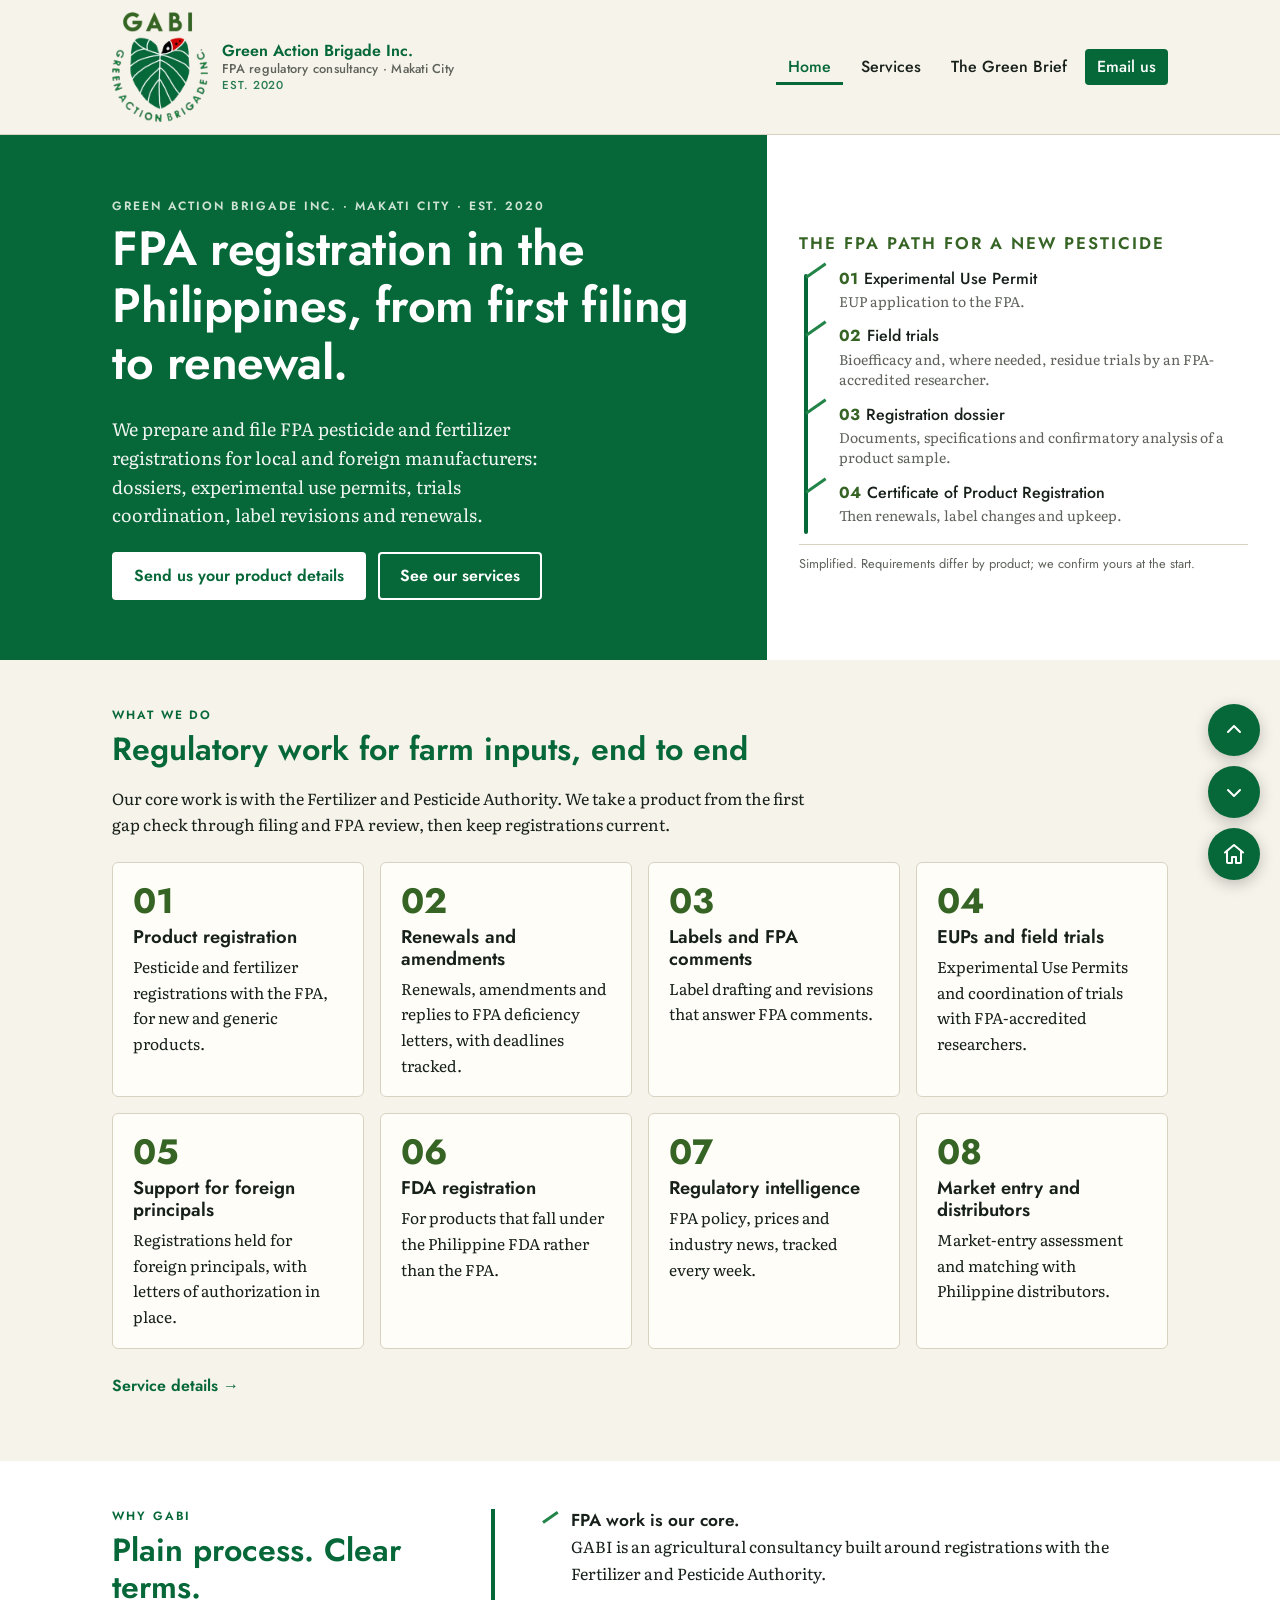
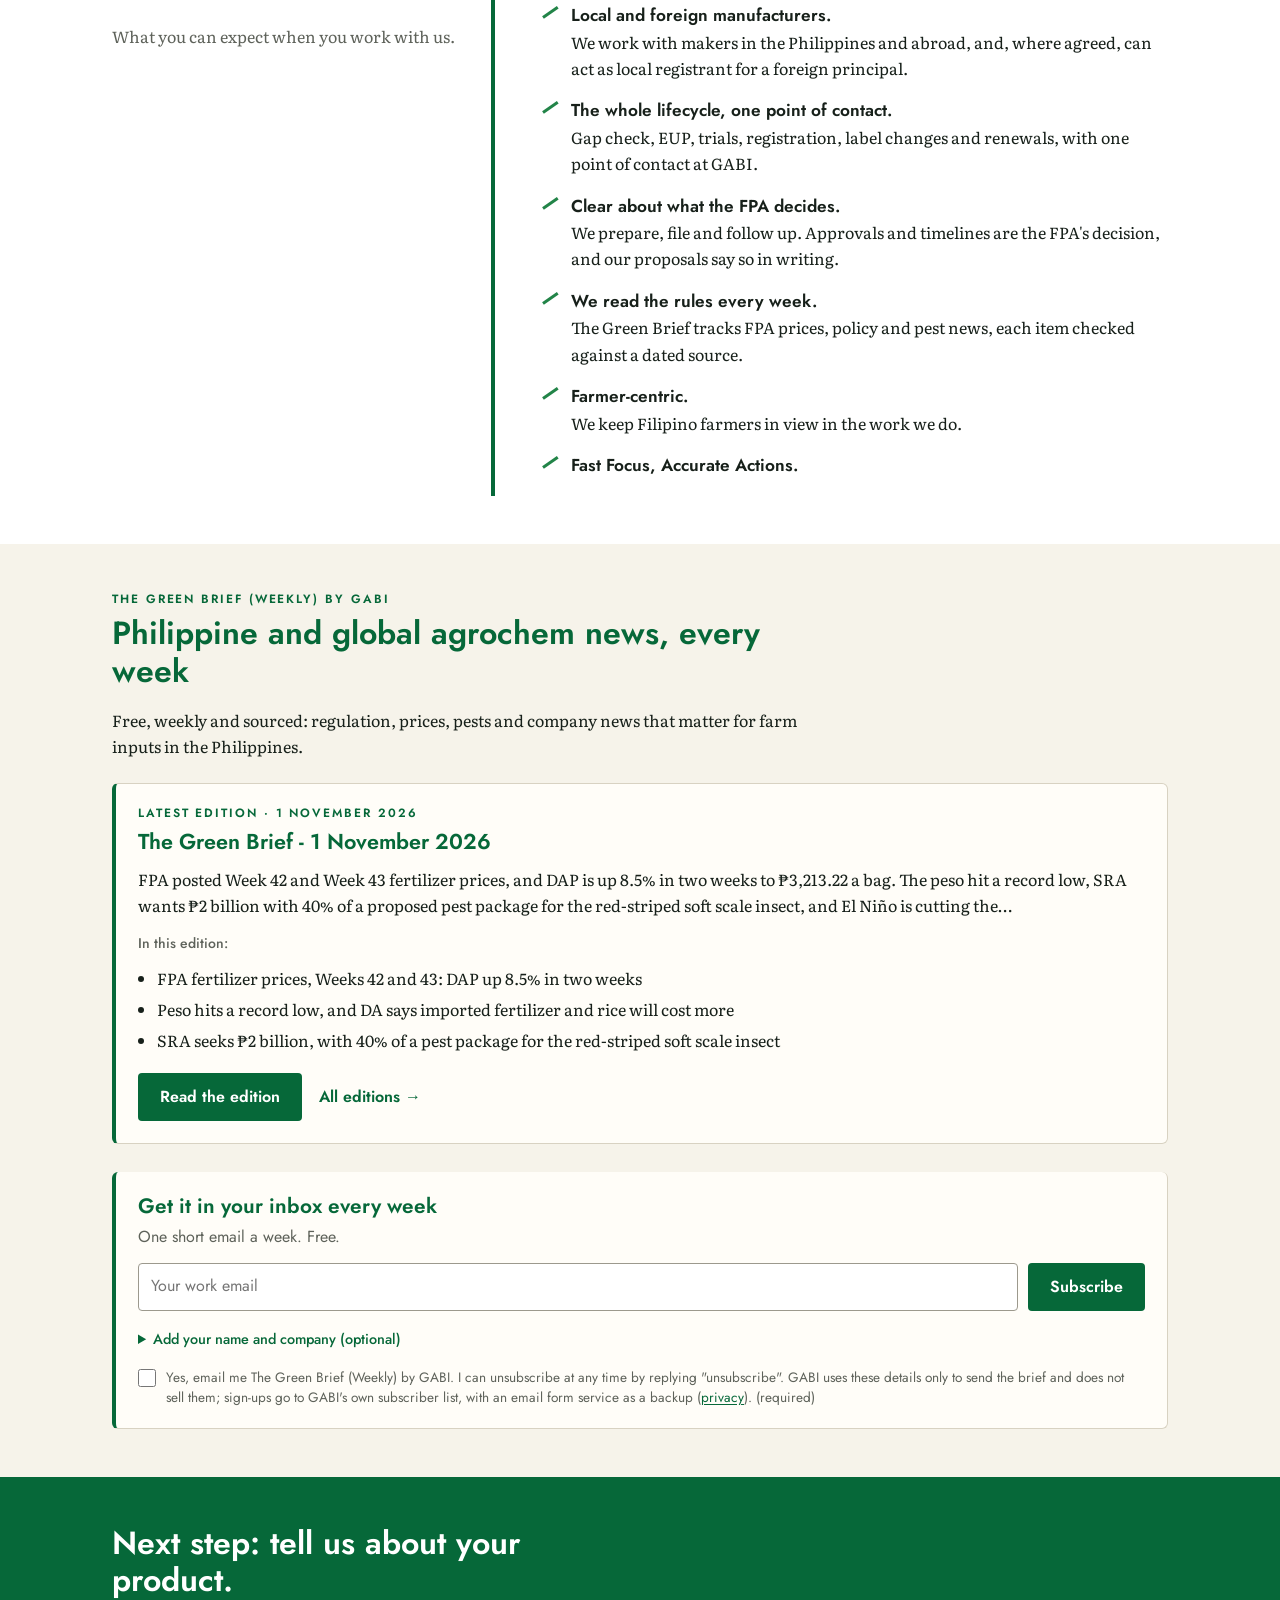
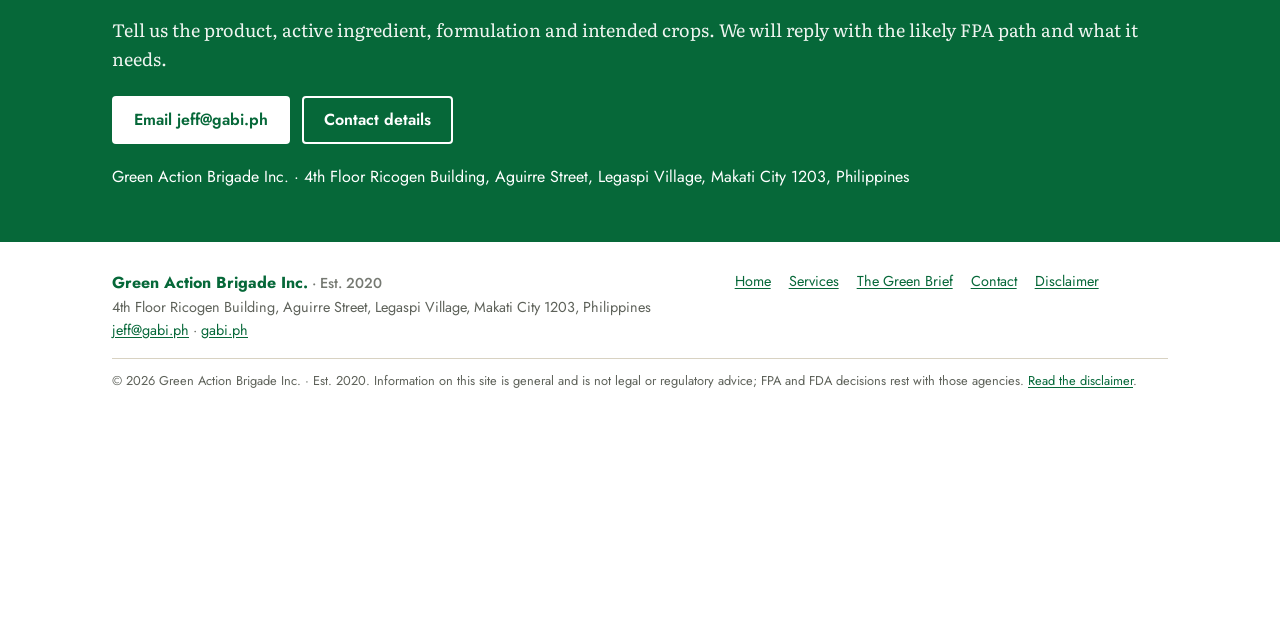
<file: index.html>
<!DOCTYPE html>
<html lang="en-PH">
<head>
<!-- Google tag (gtag.js) -->
<script async src="https://www.googletagmanager.com/gtag/js?id=G-E742H0MWL5"></script>
<script>
  window.dataLayer = window.dataLayer || [];
  function gtag(){dataLayer.push(arguments);}
  gtag("js", new Date());
  gtag("config", "G-E742H0MWL5");
</script>
<meta charset="utf-8">
<meta name="viewport" content="width=device-width,initial-scale=1">
<title>GABI | FPA pesticide and fertilizer registration in the Philippines</title>
<meta name="description" content="Green Action Brigade Inc. (GABI) prepares and files FPA pesticide and fertilizer registrations in the Philippines: dossiers, EUPs, trials coordination, label revisions and renewals. Makati City.">
<link rel="canonical" href="https://gabi.ph/">
<meta name="theme-color" content="#066839">
<meta property="og:site_name" content="Green Action Brigade Inc. (GABI)">
<meta property="og:locale" content="en_PH">
<meta property="og:type" content="website">
<meta property="og:title" content="GABI | FPA pesticide and fertilizer registration in the Philippines">
<meta property="og:description" content="Green Action Brigade Inc. (GABI) prepares and files FPA pesticide and fertilizer registrations in the Philippines: dossiers, EUPs, trials coordination, label revisions and renewals. Makati City.">
<meta property="og:url" content="https://gabi.ph/">
<meta property="og:image" content="https://gabi.ph/assets/img/og-default.png">
<meta property="og:image:width" content="1200">
<meta property="og:image:height" content="630">
<meta property="og:image:alt" content="GABI logo with the words Green Action Brigade Inc. and a short description">
<meta name="twitter:card" content="summary_large_image">
<meta name="twitter:title" content="GABI | FPA pesticide and fertilizer registration in the Philippines">
<meta name="twitter:description" content="Green Action Brigade Inc. (GABI) prepares and files FPA pesticide and fertilizer registrations in the Philippines: dossiers, EUPs, trials coordination, label revisions and renewals. Makati City.">
<meta name="twitter:image" content="https://gabi.ph/assets/img/og-default.png">
<link rel="icon" href="favicon.ico" sizes="any">
<link rel="icon" type="image/png" sizes="32x32" href="assets/img/favicon-32.png">
<link rel="apple-touch-icon" href="apple-touch-icon.png">
<link rel="manifest" href="site.webmanifest">
<link rel="preload" href="assets/fonts/jost-normal-latin.woff2" as="font" type="font/woff2" crossorigin>
<link rel="preload" href="assets/fonts/literata-normal-latin.woff2" as="font" type="font/woff2" crossorigin>
<link rel="stylesheet" href="assets/css/fonts.css?v=5">
<link rel="stylesheet" href="assets/css/site.css?v=10">
<script type="application/ld+json">{"@context": "https://schema.org", "@type": "ProfessionalService", "name": "Green Action Brigade Inc.", "alternateName": "GABI", "url": "https://gabi.ph/", "email": "jeff@gabi.ph", "logo": "https://gabi.ph/assets/img/gabi-logo-480.png", "image": "https://gabi.ph/assets/img/og-default.png", "address": {"@type": "PostalAddress", "streetAddress": "4th Floor Ricogen Building, Aguirre Street, Legaspi Village", "addressLocality": "Makati City", "postalCode": "1203", "addressCountry": "PH"}, "areaServed": "PH", "description": "Philippine agrochemical regulatory consultancy: FPA pesticide and fertilizer registration, renewals, labels, EUPs and trials coordination."}</script>
</head>
<body>
<a class="skip" href="#main">Skip to content</a>
<header class="site-header">
 <div class="wrap">
  <a class="brand" href="./" aria-label="GABI home">
   <picture><source type="image/webp" srcset="assets/img/gabi-logo-240.webp"><img src="assets/img/gabi-logo-240.png" width="96" height="110" alt="GABI, Green Action Brigade Inc."></picture>
   <span class="brand-name">Green Action Brigade Inc.<small>FPA regulatory consultancy · Makati City</small><small class="est">Est. 2020</small></span>
  </a>
  <nav class="nav" aria-label="Main"><ul><li><a href="./" aria-current="page">Home</a></li><li><a href="services.html">Services</a></li><li><a href="weekly/">The Green Brief</a></li><li><a class="btn-nav" href="contact.html">Email us</a></li></ul></nav>
 </div>
</header>
<main id="main">
<section class="hero" aria-labelledby="hero-title">
 <div class="wrap hero-grid">
  <div class="hero-copy">
   <span class="kicker">Green Action Brigade Inc. · Makati City <span style="white-space:nowrap">· Est. 2020</span></span>
   <h1 id="hero-title">FPA registration in the Philippines, from first filing to renewal.</h1>
   <p class="lede">We prepare and file FPA pesticide and fertilizer registrations for local and foreign manufacturers: dossiers, experimental use permits, trials coordination, label revisions and renewals.</p>
   <div class="actions">
    <a class="btn btn-primary" href="contact.html">Send us your product details</a>
    <a class="btn btn-ghost" href="services.html">See our services</a>
   </div>
  </div>
  <aside class="hero-panel" aria-labelledby="path-title">
   <h2 id="path-title">The FPA path for a new pesticide</h2>
   <ol class="veins">
    <li><b>01</b>Experimental Use Permit<span>EUP application to the FPA.</span></li>
    <li><b>02</b>Field trials<span>Bioefficacy and, where needed, residue trials by an FPA-accredited researcher.</span></li>
    <li><b>03</b>Registration dossier<span>Documents, specifications and confirmatory analysis of a product sample.</span></li>
    <li><b>04</b>Certificate of Product Registration<span>Then renewals, label changes and upkeep.</span></li>
   </ol>
   <p class="panel-note">Simplified. Requirements differ by product; we confirm yours at the start.</p>
  </aside>
 </div>
</section>

<section class="section" aria-labelledby="svc-title">
 <div class="wrap">
  <div class="section-head">
   <span class="kicker">What we do</span>
   <h2 id="svc-title">Regulatory work for farm inputs, end to end</h2>
   <p>Our core work is with the Fertilizer and Pesticide Authority. We take a product from the first gap check through filing and FPA review, then keep registrations current.</p>
  </div>
  <div class="grid four"><article class="card"><span class="num" aria-hidden="true">01</span><h3><a class="stretch" href="services.html#registration" style="color:inherit;text-decoration:none">Product registration</a></h3><p>Pesticide and fertilizer registrations with the FPA, for new and generic products.</p></article><article class="card"><span class="num" aria-hidden="true">02</span><h3><a class="stretch" href="services.html#renewals" style="color:inherit;text-decoration:none">Renewals and amendments</a></h3><p>Renewals, amendments and replies to FPA deficiency letters, with deadlines tracked.</p></article><article class="card"><span class="num" aria-hidden="true">03</span><h3><a class="stretch" href="services.html#labels" style="color:inherit;text-decoration:none">Labels and FPA comments</a></h3><p>Label drafting and revisions that answer FPA comments.</p></article><article class="card"><span class="num" aria-hidden="true">04</span><h3><a class="stretch" href="services.html#eup-trials" style="color:inherit;text-decoration:none">EUPs and field trials</a></h3><p>Experimental Use Permits and coordination of trials with FPA-accredited researchers.</p></article><article class="card"><span class="num" aria-hidden="true">05</span><h3><a class="stretch" href="services.html#local-registrant" style="color:inherit;text-decoration:none">Support for foreign principals</a></h3><p>Registrations held for foreign principals, with letters of authorization in place.</p></article><article class="card"><span class="num" aria-hidden="true">06</span><h3><a class="stretch" href="services.html#fda" style="color:inherit;text-decoration:none">FDA registration</a></h3><p>For products that fall under the Philippine FDA rather than the FPA.</p></article><article class="card"><span class="num" aria-hidden="true">07</span><h3><a class="stretch" href="services.html#intelligence" style="color:inherit;text-decoration:none">Regulatory intelligence</a></h3><p>FPA policy, prices and industry news, tracked every week.</p></article><article class="card"><span class="num" aria-hidden="true">08</span><h3><a class="stretch" href="services.html#market-entry" style="color:inherit;text-decoration:none">Market entry and distributors</a></h3><p>Market-entry assessment and matching with Philippine distributors.</p></article></div>
  <p style="margin-top:22px"><a class="more" href="services.html">Service details</a></p>
 </div>
</section>

<section class="section alt" aria-labelledby="why-title">
 <div class="wrap midrib-layout">
  <div class="side">
   <span class="kicker">Why GABI</span>
   <h2 id="why-title">Plain process. Clear terms.</h2>
   <p class="muted">What you can expect when you work with us.</p>
  </div>
  <ul class="ticks">
   <li><strong>FPA work is our core.</strong><p>GABI is an agricultural consultancy built around registrations with the Fertilizer and Pesticide Authority.</p></li>
   <li><strong>Local and foreign manufacturers.</strong><p>We work with makers in the Philippines and abroad, and, where agreed, can act as local registrant for a foreign principal.</p></li>
   <li><strong>The whole lifecycle, one point of contact.</strong><p>Gap check, EUP, trials, registration, label changes and renewals, with one point of contact at GABI.</p></li>
   <li><strong>Clear about what the FPA decides.</strong><p>We prepare, file and follow up. Approvals and timelines are the FPA's decision, and our proposals say so in writing.</p></li>
   <li><strong>We read the rules every week.</strong><p>The Green Brief tracks FPA prices, policy and pest news, each item checked against a dated source.</p></li>
   <li><strong>Farmer-centric.</strong><p>We keep Filipino farmers in view in the work we do.</p></li>
   <li><strong>Fast Focus, Accurate Actions.</strong></li>
  </ul>
 </div>
</section>

<section class="section" aria-labelledby="weekly-title">
 <div class="wrap">
  <div class="section-head">
   <span class="kicker">The Green Brief (Weekly) by GABI</span>
   <h2 id="weekly-title">Philippine and global agrochem news, every week</h2>
   <p>Free, weekly and sourced: regulation, prices, pests and company news that matter for farm inputs in the Philippines.</p>
  </div>
  <!-- WEEKLY-TEASER:START (generated by tools/build_site.py from content/editions.json) -->
  <div class="teaser">
 <span class="kicker">Latest edition · 1 November 2026</span>
 <h3>The Green Brief - 1 November 2026</h3>
 <p>FPA posted Week 42 and Week 43 fertilizer prices, and DAP is up 8.5% in two weeks to ₱3,213.22 a bag. The peso hit a record low, SRA wants ₱2 billion with 40% of a proposed pest package for the red-striped soft scale insect, and El Niño is cutting the…</p>
 <p class="meta">In this edition:</p>
 <ul><li>FPA fertilizer prices, Weeks 42 and 43: DAP up 8.5% in two weeks</li><li>Peso hits a record low, and DA says imported fertilizer and rice will cost more</li><li>SRA seeks ₱2 billion, with 40% of a pest package for the red-striped soft scale insect</li></ul>
 <a class="btn btn-green" href="weekly/2026-11-01/">Read the edition</a>
 <a class="more" style="margin-left:14px" href="weekly/">All editions</a>
</div>
  <!-- WEEKLY-TEASER:END -->
  <section class="subscribe compact" aria-labelledby="sub-home-h">
 <h2 id="sub-home-h">Get it in your inbox every week</h2>
 <p>One short email a week. Free.</p>
 <form action="https://formsubmit.co/b0a8efc74737ae92e1e23c22b9d89d96" method="POST" accept-charset="UTF-8" data-gb-signup>
  <input type="hidden" name="_subject" value="New Green Brief subscriber"><input type="hidden" name="_template" value="table"><input type="hidden" name="_captcha" value="true"><input type="hidden" name="signup_page" value="home"><input type="hidden" name="_next" value="https://gabi.ph/weekly/subscribe/thanks/" data-next="weekly/subscribe/thanks/"><div class="hp" aria-hidden="true"><label>Leave this empty<input type="text" name="_honey" tabindex="-1" autocomplete="off"></label></div><div class="sub-row"><label class="sr" for="sub-home-email">Email address</label><input id="sub-home-email" type="email" name="email" required autocomplete="email" placeholder="Your work email"><button class="btn btn-green" type="submit">Subscribe</button></div><details class="sub-more"><summary>Add your name and company (optional)</summary><div class="sub-grid"><label for="sub-home-name"><span class="lt">Name <em>(optional)</em></span><input id="sub-home-name" type="text" name="name" autocomplete="name"></label><label for="sub-home-company"><span class="lt">Company <em>(optional)</em></span><input id="sub-home-company" type="text" name="company" autocomplete="organization"></label><label for="sub-home-role"><span class="lt">Role <em>(optional)</em></span><input id="sub-home-role" type="text" name="role" autocomplete="organization-title"></label></div></details>
  <label class="consent"><input type="checkbox" name="consent" value="yes" required> <span>Yes, email me The Green Brief (Weekly) by GABI. I can unsubscribe at any time by replying "unsubscribe". GABI uses these details only to send the brief and does not sell them; sign-ups go to GABI's own subscriber list, with an email form service as a backup (<a href="disclaimer.html#privacy">privacy</a>). <em>(required)</em></span></label>
  
 </form>
</section>
 </div>
</section>

<section class="close" aria-labelledby="close-title">
 <div class="wrap">
  <h2 id="close-title">Next step: tell us about your product.</h2>
  <p class="lede">Tell us the product, active ingredient, formulation and intended crops. We will reply with the likely FPA path and what it needs.</p>
  <div class="actions"><a class="btn btn-primary" href="contact.html">Email jeff@gabi.ph</a><a class="btn btn-ghost" href="contact.html">Contact details</a></div>
  <address style="margin-top:20px">Green Action Brigade Inc. · 4th Floor Ricogen Building, Aguirre Street, Legaspi Village, Makati City 1203, Philippines</address>
 </div>
</section>
<script>/* point the post-submit redirect at the host the page is served from */
document.querySelectorAll('input[data-next]').forEach(function(i){if(location.protocol.indexOf('http')===0){i.value=new URL(i.getAttribute('data-next'),location.href).href;}});</script>
<script src="assets/js/signup.js" defer></script>
</main>
<footer class="site-footer">
 <div class="wrap">
  <div>
   <strong>Green Action Brigade Inc.</strong> <span class="est">· Est. 2020</span>
   <address>4th Floor Ricogen Building, Aguirre Street, Legaspi Village, Makati City 1203, Philippines<br><a href="contact.html">jeff@gabi.ph</a> · <a href="https://gabi.ph/">gabi.ph</a>
   <!-- Phone: add when ready, e.g. <br><a href="tel:+63XXXXXXXXXX">+63 X XXXX XXXX</a> --></address>
  </div>
  <nav aria-label="Footer"><ul>
   <li><a href="./">Home</a></li><li><a href="services.html">Services</a></li>
   <li><a href="weekly/">The Green Brief</a></li><li><a href="contact.html">Contact</a></li>
   <li><a href="disclaimer.html">Disclaimer</a></li>
  </ul></nav>
  <p class="legal">© 2026 Green Action Brigade Inc. · Est. 2020. Information on this site is general and is not legal or regulatory advice; FPA and FDA decisions rest with those agencies. <a href="disclaimer.html">Read the disclaimer</a>.</p>
 </div>
</footer>
<div class="fab-stack" role="group" aria-label="Page controls">
<button type="button" class="home-fab" data-page-scroll="up" aria-label="Page up" title="Page up"><svg viewBox="0 0 24 24" fill="none" stroke="currentColor" stroke-width="2" stroke-linecap="round" stroke-linejoin="round" aria-hidden="true"><path d="m6 14 6-6 6 6"/></svg></button>
<button type="button" class="home-fab" data-page-scroll="down" aria-label="Page down" title="Page down"><svg viewBox="0 0 24 24" fill="none" stroke="currentColor" stroke-width="2" stroke-linecap="round" stroke-linejoin="round" aria-hidden="true"><path d="m6 10 6 6 6-6"/></svg></button>
<a class="home-fab" href="#" aria-label="Back to top" title="Back to top" onclick="window.scrollTo({top:0,behavior:'smooth'});return false;"><svg viewBox="0 0 24 24" fill="none" stroke="currentColor" stroke-width="2" stroke-linecap="round" stroke-linejoin="round" aria-hidden="true"><path d="M3 10.5 12 3l9 7.5"/><path d="M5 9.5V20a1 1 0 0 0 1 1h4v-6h4v6h4a1 1 0 0 0 1-1V9.5"/></svg></a>
</div>
<script src="assets/js/page-scroll.js?v=2" defer></script>
</body>
</html>
</file>
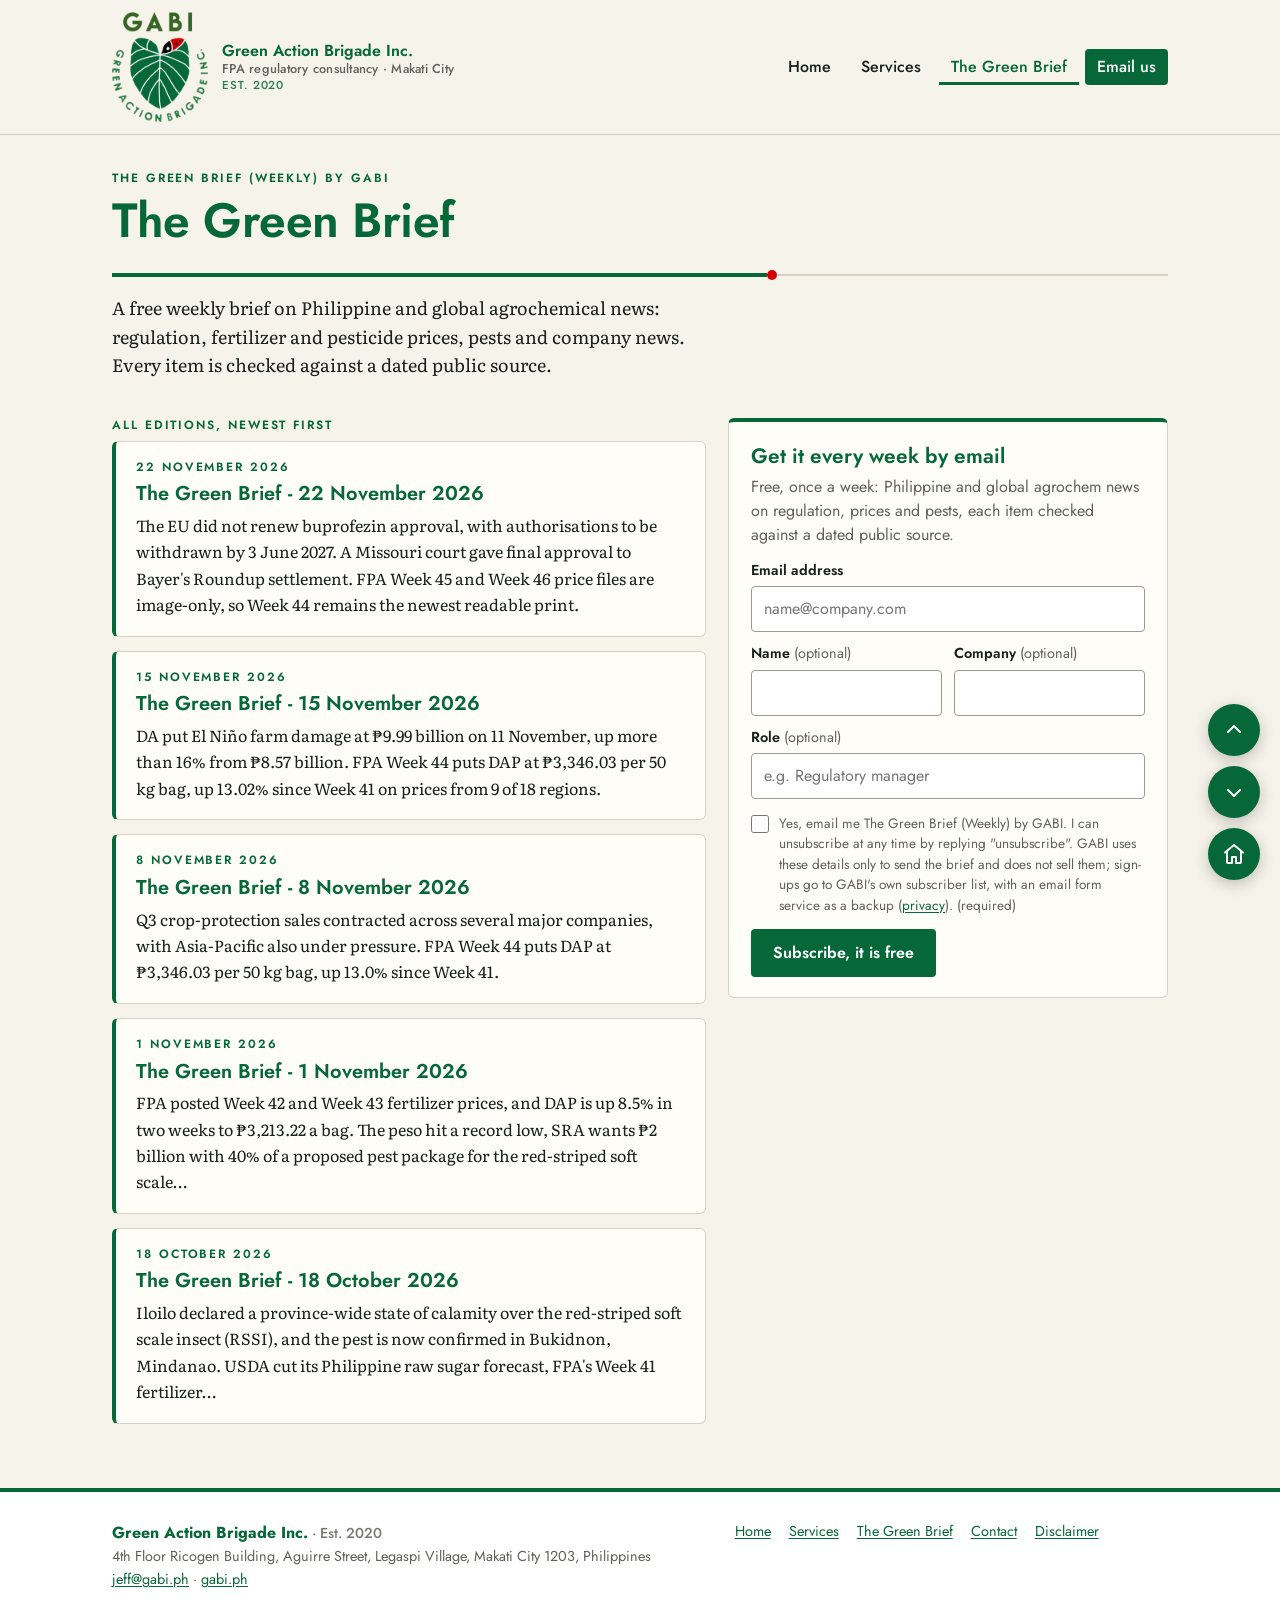
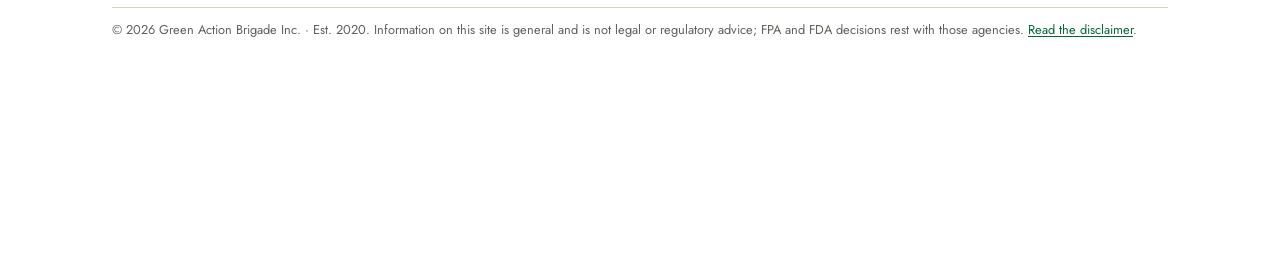
<file: weekly/index.html>
<!DOCTYPE html>
<html lang="en-PH">
<head>
<!-- Google tag (gtag.js) -->
<script async src="https://www.googletagmanager.com/gtag/js?id=G-E742H0MWL5"></script>
<script>
  window.dataLayer = window.dataLayer || [];
  function gtag(){dataLayer.push(arguments);}
  gtag("js", new Date());
  gtag("config", "G-E742H0MWL5");
</script>
<meta charset="utf-8">
<meta name="viewport" content="width=device-width,initial-scale=1">
<title>The Green Brief (Weekly) by GABI</title>
<meta name="description" content="The Green Brief (Weekly) by GABI: free weekly brief on Philippine and global agrochemical regulation, prices, pests and company news, with sources.">
<link rel="canonical" href="https://gabi.ph/weekly/">
<meta name="theme-color" content="#066839">
<meta property="og:site_name" content="Green Action Brigade Inc. (GABI)">
<meta property="og:locale" content="en_PH">
<meta property="og:type" content="website">
<meta property="og:title" content="The Green Brief (Weekly) by GABI">
<meta property="og:description" content="The Green Brief (Weekly) by GABI: free weekly brief on Philippine and global agrochemical regulation, prices, pests and company news, with sources.">
<meta property="og:url" content="https://gabi.ph/weekly/">
<meta property="og:image" content="https://gabi.ph/assets/img/og-weekly.png">
<meta property="og:image:width" content="1200">
<meta property="og:image:height" content="630">
<meta property="og:image:alt" content="GABI logo with the words Green Action Brigade Inc. and a short description">
<meta name="twitter:card" content="summary_large_image">
<meta name="twitter:title" content="The Green Brief (Weekly) by GABI">
<meta name="twitter:description" content="The Green Brief (Weekly) by GABI: free weekly brief on Philippine and global agrochemical regulation, prices, pests and company news, with sources.">
<meta name="twitter:image" content="https://gabi.ph/assets/img/og-weekly.png">
<link rel="icon" href="../favicon.ico" sizes="any">
<link rel="icon" type="image/png" sizes="32x32" href="../assets/img/favicon-32.png">
<link rel="apple-touch-icon" href="../apple-touch-icon.png">
<link rel="manifest" href="../site.webmanifest">
<link rel="preload" href="../assets/fonts/jost-normal-latin.woff2" as="font" type="font/woff2" crossorigin>
<link rel="preload" href="../assets/fonts/literata-normal-latin.woff2" as="font" type="font/woff2" crossorigin>
<link rel="stylesheet" href="../assets/css/fonts.css?v=5">
<link rel="stylesheet" href="../assets/css/site.css?v=10">
<script type="application/ld+json">{"@context": "https://schema.org", "@type": "ProfessionalService", "name": "Green Action Brigade Inc.", "alternateName": "GABI", "url": "https://gabi.ph/", "email": "jeff@gabi.ph", "logo": "https://gabi.ph/assets/img/gabi-logo-480.png", "image": "https://gabi.ph/assets/img/og-default.png", "address": {"@type": "PostalAddress", "streetAddress": "4th Floor Ricogen Building, Aguirre Street, Legaspi Village", "addressLocality": "Makati City", "postalCode": "1203", "addressCountry": "PH"}, "areaServed": "PH", "description": "Philippine agrochemical regulatory consultancy: FPA pesticide and fertilizer registration, renewals, labels, EUPs and trials coordination."}</script>
</head>
<body>
<a class="skip" href="#main">Skip to content</a>
<header class="site-header">
 <div class="wrap">
  <a class="brand" href="../" aria-label="GABI home">
   <picture><source type="image/webp" srcset="../assets/img/gabi-logo-240.webp"><img src="../assets/img/gabi-logo-240.png" width="96" height="110" alt="GABI, Green Action Brigade Inc."></picture>
   <span class="brand-name">Green Action Brigade Inc.<small>FPA regulatory consultancy · Makati City</small><small class="est">Est. 2020</small></span>
  </a>
  <nav class="nav" aria-label="Main"><ul><li><a href="../">Home</a></li><li><a href="../services.html">Services</a></li><li><a href="../weekly/" aria-current="page">The Green Brief</a></li><li><a class="btn-nav" href="../contact.html">Email us</a></li></ul></nav>
 </div>
</header>
<main id="main">
<div class="wrap">
 <section class="page-head">
  <span class="kicker">The Green Brief (Weekly) by GABI</span>
  <h1>The Green Brief</h1>
  <div class="midrib dot" aria-hidden="true"></div>
  <p class="lede">A free weekly brief on Philippine and global agrochemical news: regulation, fertilizer and pesticide prices, pests and company news. Every item is checked against a dated public source.</p>
 </section>
 <div class="grid archive-grid" style="padding:12px 0 24px;gap:22px">
  <section aria-labelledby="ed-h"><h2 id="ed-h" class="kicker" style="font-size:.75rem">All editions, newest first</h2>
   <ol class="editions" reversed><li class="edition-card">
  <span class="kicker">22 November 2026</span>
  <h3><a href="2026-11-22/">The Green Brief - 22 November 2026</a></h3>
  <p>The EU did not renew buprofezin approval, with authorisations to be withdrawn by 3 June 2027. A Missouri court gave final approval to Bayer&#x27;s Roundup settlement. FPA Week 45 and Week 46 price files are image-only, so Week 44 remains the newest readable print.</p>
 </li><li class="edition-card">
  <span class="kicker">15 November 2026</span>
  <h3><a href="2026-11-15/">The Green Brief - 15 November 2026</a></h3>
  <p>DA put El Niño farm damage at ₱9.99 billion on 11 November, up more than 16% from ₱8.57 billion. FPA Week 44 puts DAP at ₱3,346.03 per 50 kg bag, up 13.02% since Week 41 on prices from 9 of 18 regions.</p>
 </li><li class="edition-card">
  <span class="kicker">8 November 2026</span>
  <h3><a href="2026-11-08/">The Green Brief - 8 November 2026</a></h3>
  <p>Q3 crop-protection sales contracted across several major companies, with Asia-Pacific also under pressure. FPA Week 44 puts DAP at ₱3,346.03 per 50 kg bag, up 13.0% since Week 41.</p>
 </li><li class="edition-card">
  <span class="kicker">1 November 2026</span>
  <h3><a href="2026-11-01/">The Green Brief - 1 November 2026</a></h3>
  <p>FPA posted Week 42 and Week 43 fertilizer prices, and DAP is up 8.5% in two weeks to ₱3,213.22 a bag. The peso hit a record low, SRA wants ₱2 billion with 40% of a proposed pest package for the red-striped soft scale…</p>
 </li><li class="edition-card">
  <span class="kicker">18 October 2026</span>
  <h3><a href="2026-10-18/">The Green Brief - 18 October 2026</a></h3>
  <p>Iloilo declared a province-wide state of calamity over the red-striped soft scale insect (RSSI), and the pest is now confirmed in Bukidnon, Mindanao. USDA cut its Philippine raw sugar forecast, FPA&#x27;s Week 41 fertilizer…</p>
 </li></ol>
  </section>
  <div class="archive-side">
  <section class="subscribe card" aria-labelledby="sub-archive-h">
 <h2 id="sub-archive-h">Get it every week by email</h2>
 <p>Free, once a week: Philippine and global agrochem news on regulation, prices and pests, each item checked against a dated public source.</p>
 <form action="https://formsubmit.co/b0a8efc74737ae92e1e23c22b9d89d96" method="POST" accept-charset="UTF-8" data-gb-signup>
  <input type="hidden" name="_subject" value="New Green Brief subscriber"><input type="hidden" name="_template" value="table"><input type="hidden" name="_captcha" value="true"><input type="hidden" name="signup_page" value="weekly archive"><input type="hidden" name="_next" value="https://gabi.ph/weekly/subscribe/thanks/" data-next="../weekly/subscribe/thanks/"><div class="hp" aria-hidden="true"><label>Leave this empty<input type="text" name="_honey" tabindex="-1" autocomplete="off"></label></div><div class="sub-grid"><label class="full" for="sub-archive-email"><span class="lt">Email address</span><input id="sub-archive-email" type="email" name="email" required autocomplete="email" placeholder="name@company.com"></label><label for="sub-archive-name"><span class="lt">Name <em>(optional)</em></span><input id="sub-archive-name" type="text" name="name" autocomplete="name"></label><label for="sub-archive-company"><span class="lt">Company <em>(optional)</em></span><input id="sub-archive-company" type="text" name="company" autocomplete="organization"></label><label class="full" for="sub-archive-role"><span class="lt">Role <em>(optional)</em></span><input id="sub-archive-role" type="text" name="role" autocomplete="organization-title" placeholder="e.g. Regulatory manager"></label></div>
  <label class="consent"><input type="checkbox" name="consent" value="yes" required> <span>Yes, email me The Green Brief (Weekly) by GABI. I can unsubscribe at any time by replying "unsubscribe". GABI uses these details only to send the brief and does not sell them; sign-ups go to GABI's own subscriber list, with an email form service as a backup (<a href="../disclaimer.html#privacy">privacy</a>). <em>(required)</em></span></label>
  <button class="btn btn-green" type="submit">Subscribe, it is free</button>
 </form>
</section>
  
  </div>
 </div>
 <div style="height:40px"></div>
</div>
<script>/* point the post-submit redirect at the host the page is served from */
document.querySelectorAll('input[data-next]').forEach(function(i){if(location.protocol.indexOf('http')===0){i.value=new URL(i.getAttribute('data-next'),location.href).href;}});</script>
<script src="../assets/js/signup.js" defer></script>
</main>
<footer class="site-footer">
 <div class="wrap">
  <div>
   <strong>Green Action Brigade Inc.</strong> <span class="est">· Est. 2020</span>
   <address>4th Floor Ricogen Building, Aguirre Street, Legaspi Village, Makati City 1203, Philippines<br><a href="../contact.html">jeff@gabi.ph</a> · <a href="https://gabi.ph/">gabi.ph</a>
   <!-- Phone: add when ready, e.g. <br><a href="tel:+63XXXXXXXXXX">+63 X XXXX XXXX</a> --></address>
  </div>
  <nav aria-label="Footer"><ul>
   <li><a href="../">Home</a></li><li><a href="../services.html">Services</a></li>
   <li><a href="../weekly/">The Green Brief</a></li><li><a href="../contact.html">Contact</a></li>
   <li><a href="../disclaimer.html">Disclaimer</a></li>
  </ul></nav>
  <p class="legal">© 2026 Green Action Brigade Inc. · Est. 2020. Information on this site is general and is not legal or regulatory advice; FPA and FDA decisions rest with those agencies. <a href="../disclaimer.html">Read the disclaimer</a>.</p>
 </div>
</footer>
<div class="fab-stack" role="group" aria-label="Page controls">
<button type="button" class="home-fab" data-page-scroll="up" aria-label="Page up" title="Page up"><svg viewBox="0 0 24 24" fill="none" stroke="currentColor" stroke-width="2" stroke-linecap="round" stroke-linejoin="round" aria-hidden="true"><path d="m6 14 6-6 6 6"/></svg></button>
<button type="button" class="home-fab" data-page-scroll="down" aria-label="Page down" title="Page down"><svg viewBox="0 0 24 24" fill="none" stroke="currentColor" stroke-width="2" stroke-linecap="round" stroke-linejoin="round" aria-hidden="true"><path d="m6 10 6 6 6-6"/></svg></button>
<a class="home-fab" href="../" aria-label="Back to home" title="Home"><svg viewBox="0 0 24 24" fill="none" stroke="currentColor" stroke-width="2" stroke-linecap="round" stroke-linejoin="round" aria-hidden="true"><path d="M3 10.5 12 3l9 7.5"/><path d="M5 9.5V20a1 1 0 0 0 1 1h4v-6h4v6h4a1 1 0 0 0 1-1V9.5"/></svg></a>
</div>
<script src="../assets/js/page-scroll.js?v=2" defer></script>
</body>
</html>
</file>
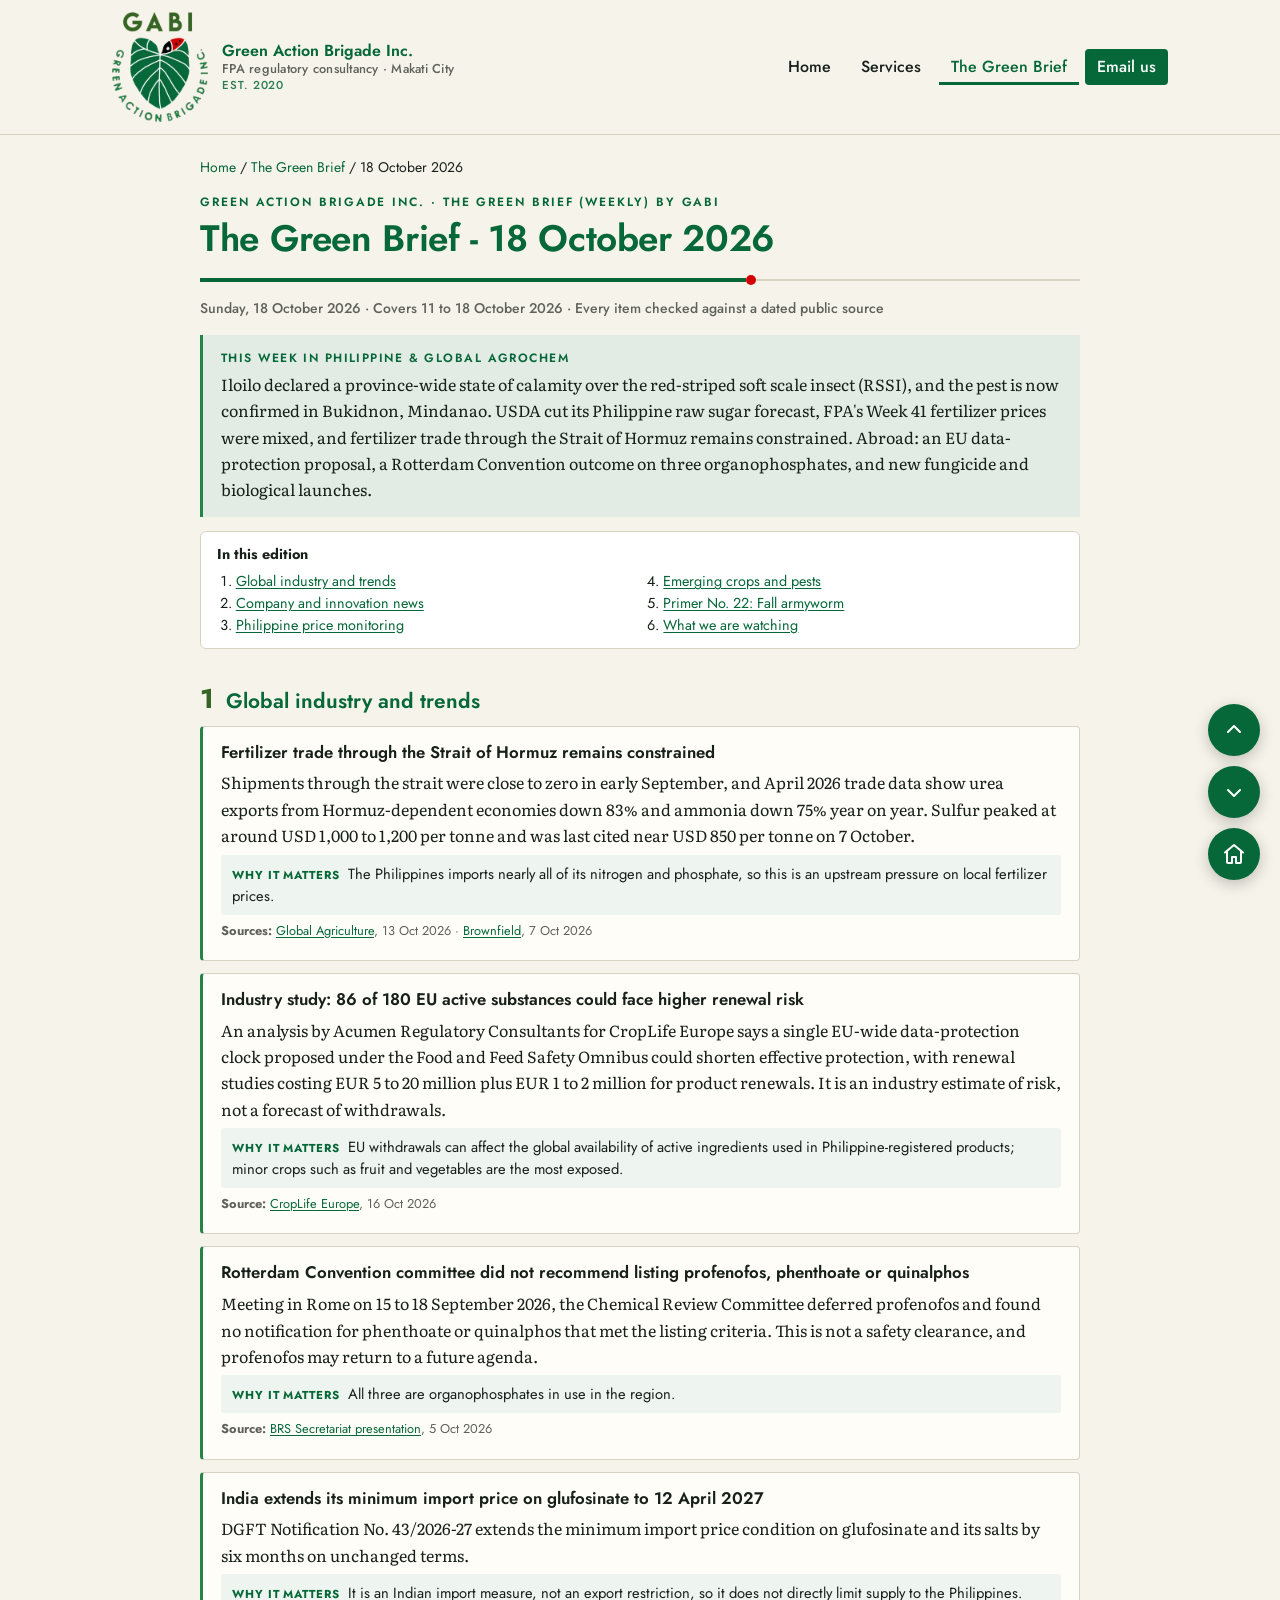
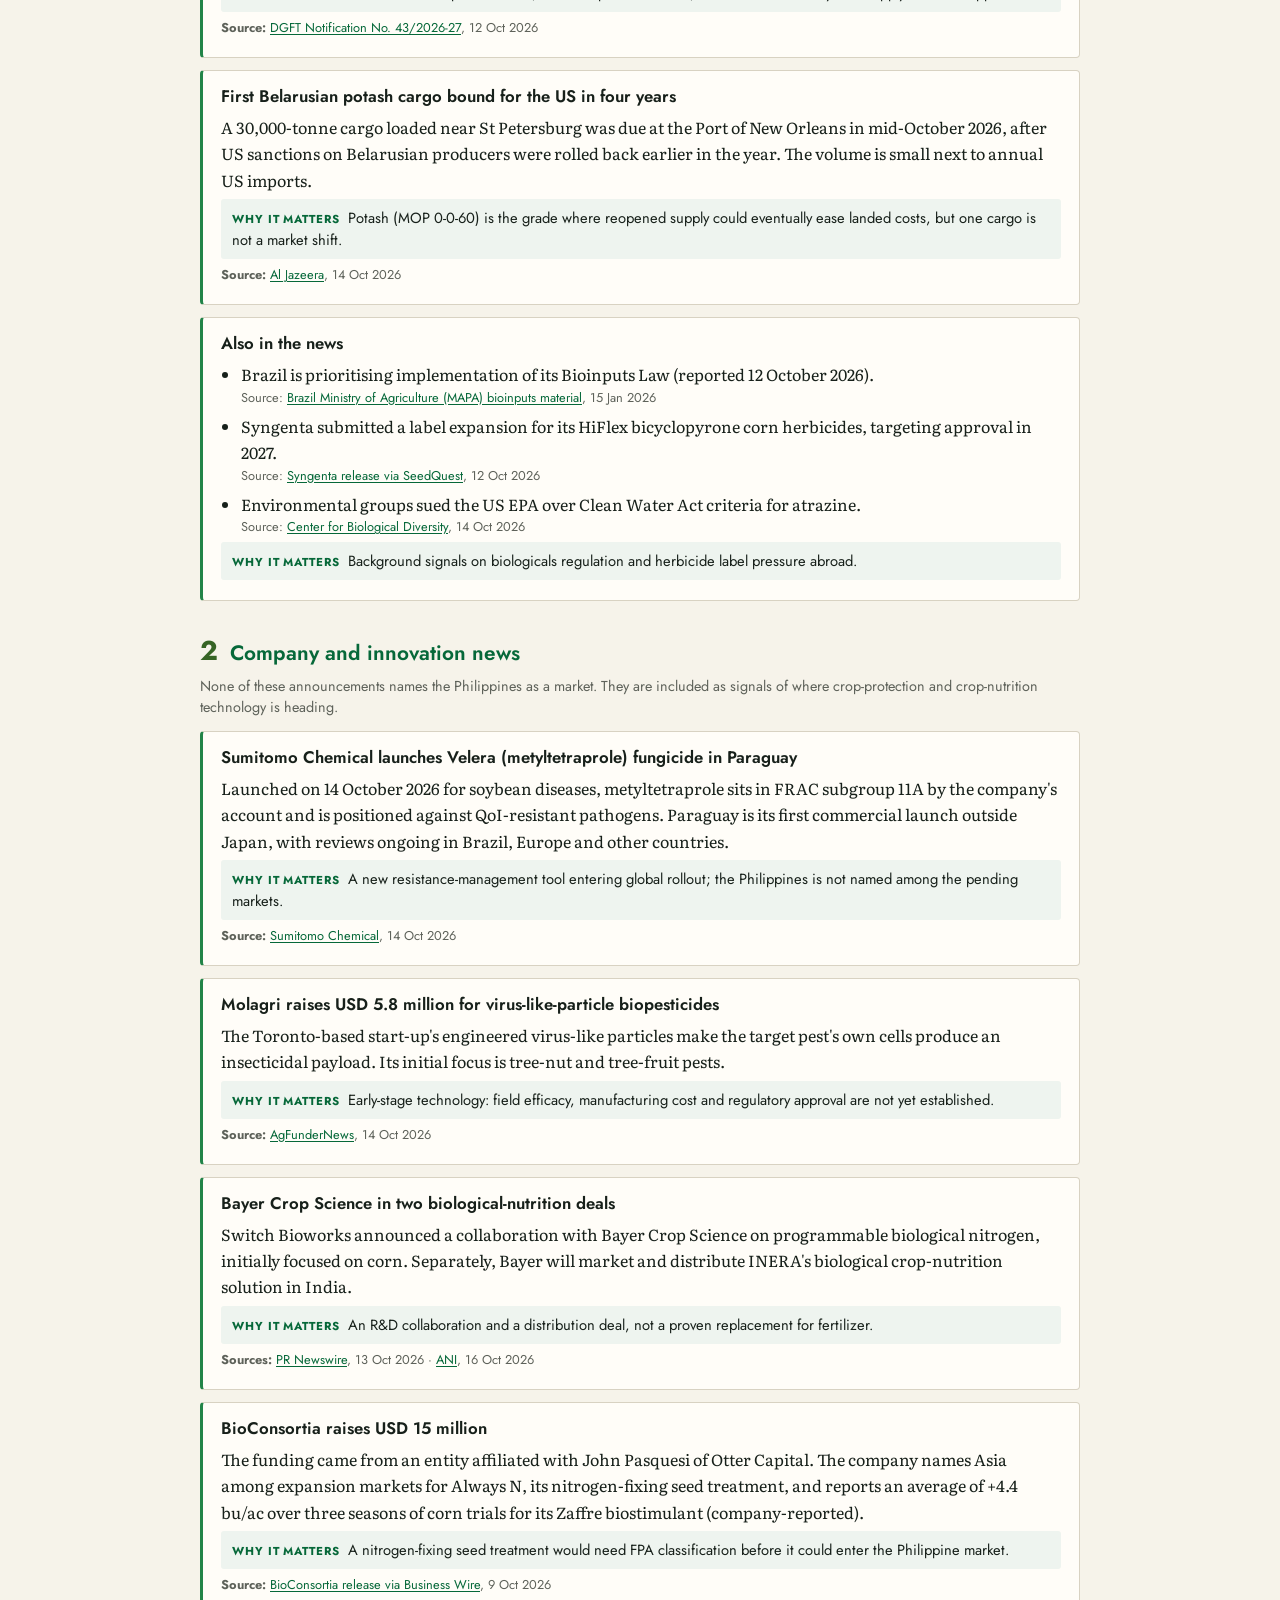
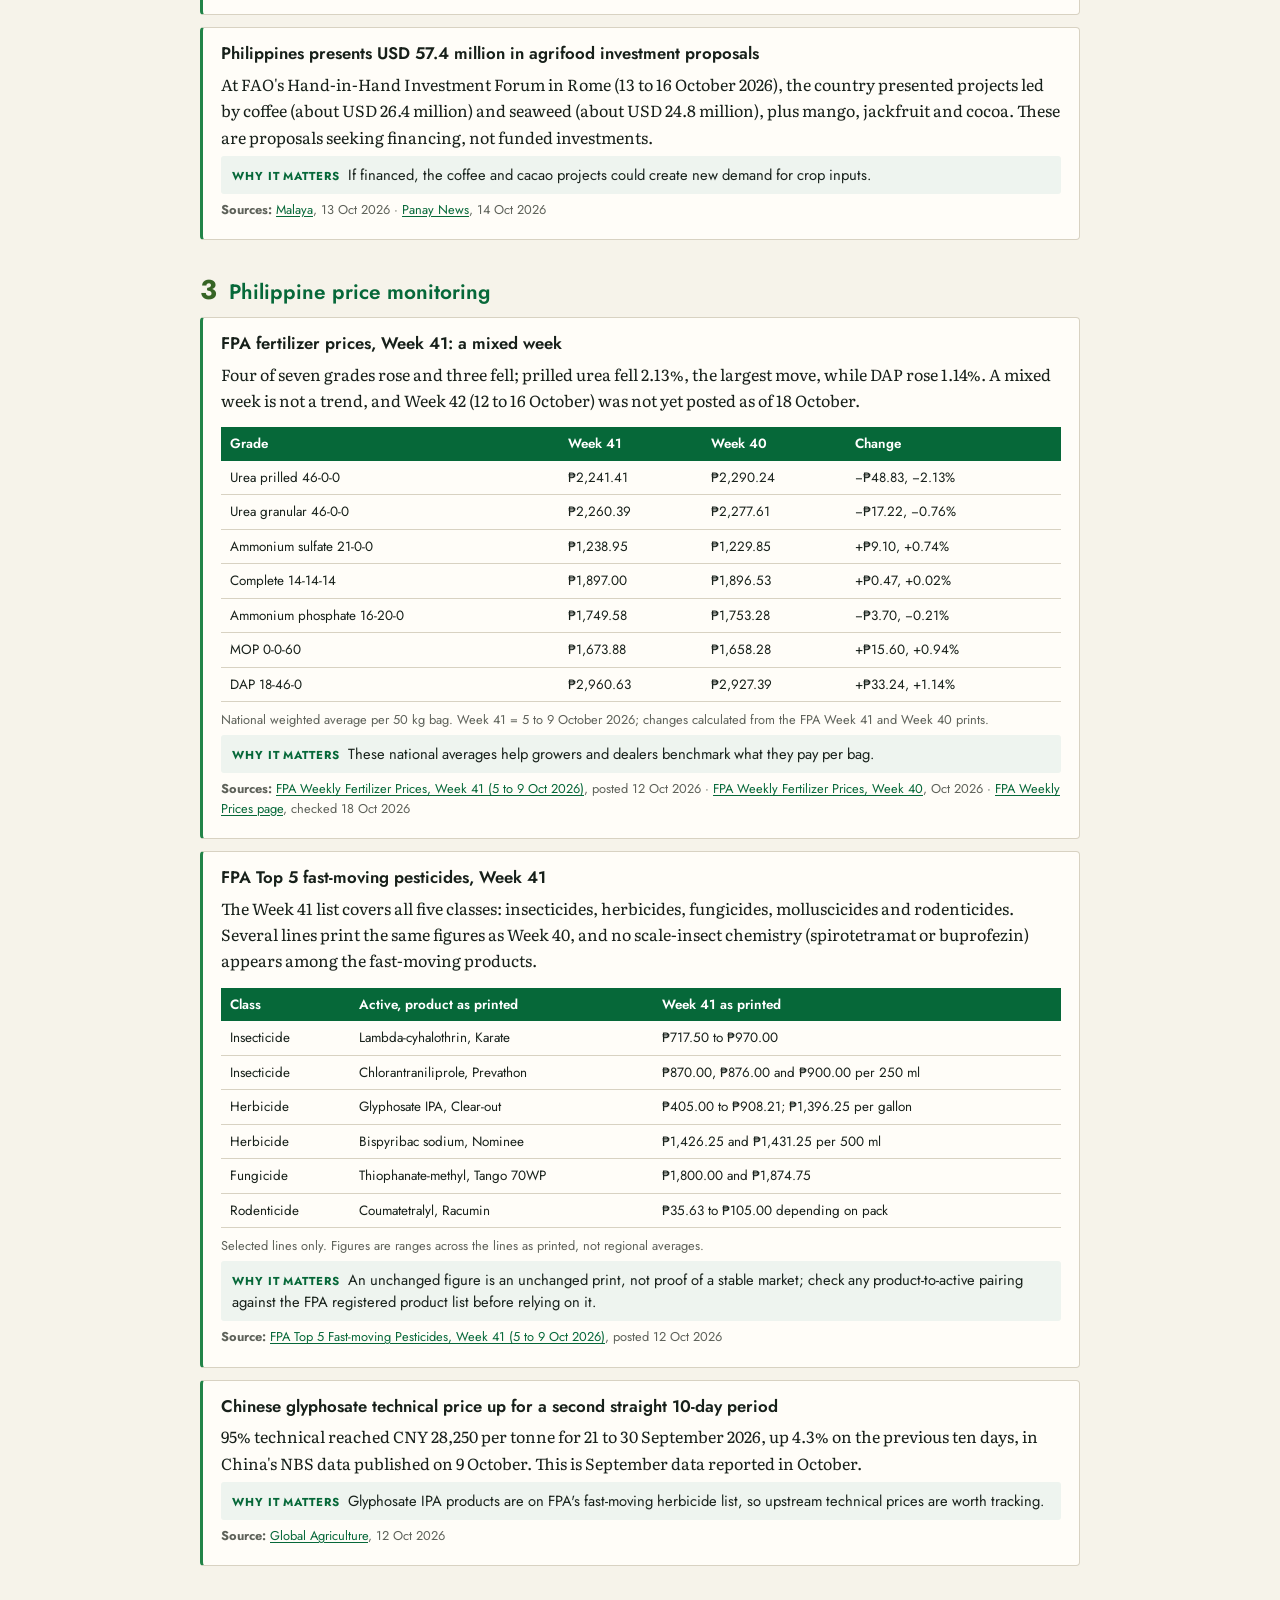
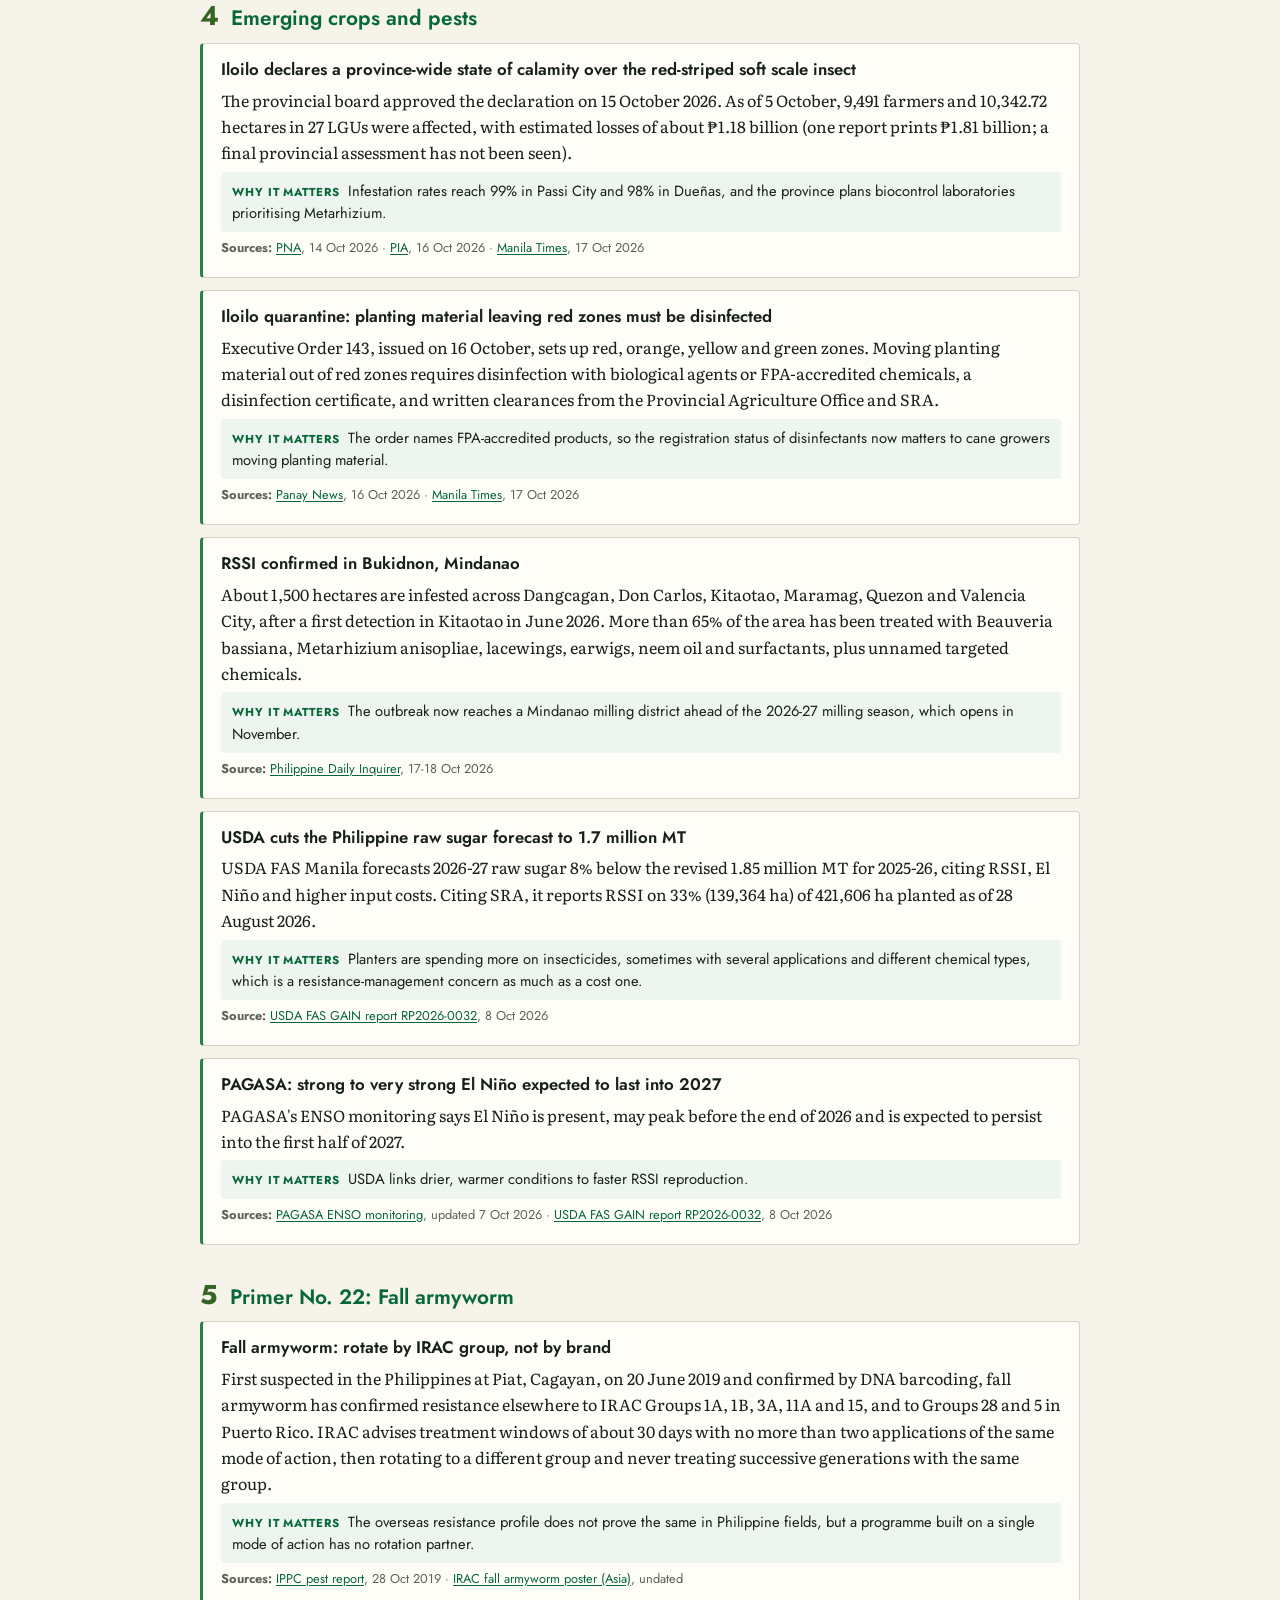
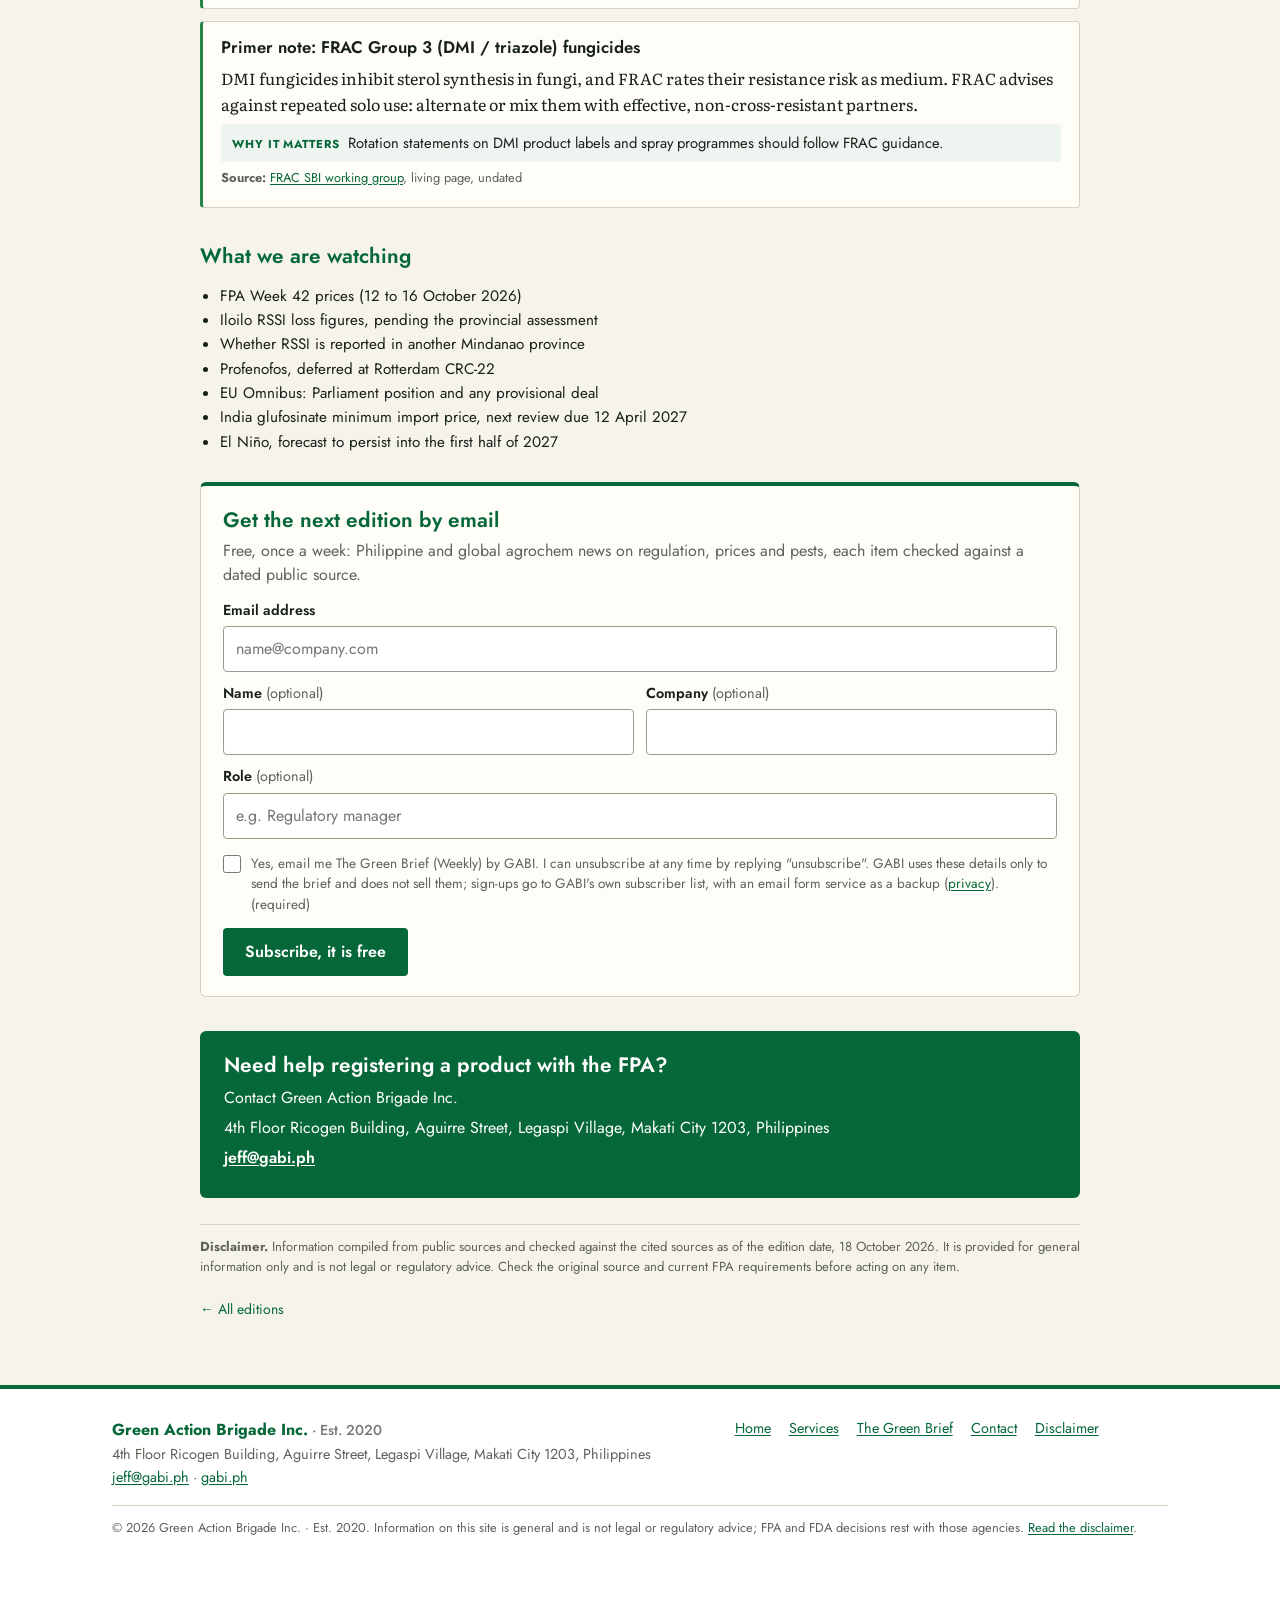
<file: weekly/2026-10-18/index.html>
<!DOCTYPE html>
<html lang="en-PH">
<head>
<!-- Google tag (gtag.js) -->
<script async src="https://www.googletagmanager.com/gtag/js?id=G-E742H0MWL5"></script>
<script>
  window.dataLayer = window.dataLayer || [];
  function gtag(){dataLayer.push(arguments);}
  gtag("js", new Date());
  gtag("config", "G-E742H0MWL5");
</script>
<meta charset="utf-8">
<meta name="viewport" content="width=device-width,initial-scale=1">
<title>The Green Brief - 18 October 2026</title>
<meta name="description" content="Iloilo declared a province-wide state of calamity over the red-striped soft scale insect (RSSI), and the pest is now confirmed in Bukidnon, Mindanao. USDA cut its Philippine raw sugar forecast,…">
<link rel="canonical" href="https://gabi.ph/weekly/2026-10-18/">
<meta name="theme-color" content="#066839">
<meta property="og:site_name" content="Green Action Brigade Inc. (GABI)">
<meta property="og:locale" content="en_PH">
<meta property="og:type" content="article">
<meta property="og:title" content="The Green Brief - 18 October 2026">
<meta property="og:description" content="Iloilo declared a province-wide state of calamity over the red-striped soft scale insect (RSSI), and the pest is now confirmed in Bukidnon, Mindanao. USDA cut its Philippine raw sugar forecast,…">
<meta property="og:url" content="https://gabi.ph/weekly/2026-10-18/">
<meta property="og:image" content="https://gabi.ph/assets/img/og-weekly.png">
<meta property="og:image:width" content="1200">
<meta property="og:image:height" content="630">
<meta property="og:image:alt" content="GABI logo with the words Green Action Brigade Inc. and a short description">
<meta name="twitter:card" content="summary_large_image">
<meta name="twitter:title" content="The Green Brief - 18 October 2026">
<meta name="twitter:description" content="Iloilo declared a province-wide state of calamity over the red-striped soft scale insect (RSSI), and the pest is now confirmed in Bukidnon, Mindanao. USDA cut its Philippine raw sugar forecast,…">
<meta name="twitter:image" content="https://gabi.ph/assets/img/og-weekly.png">
<meta property="article:published_time" content="2026-10-18">
<meta property="article:publisher" content="https://gabi.ph/">
<link rel="icon" href="../../favicon.ico" sizes="any">
<link rel="icon" type="image/png" sizes="32x32" href="../../assets/img/favicon-32.png">
<link rel="apple-touch-icon" href="../../apple-touch-icon.png">
<link rel="manifest" href="../../site.webmanifest">
<link rel="preload" href="../../assets/fonts/jost-normal-latin.woff2" as="font" type="font/woff2" crossorigin>
<link rel="preload" href="../../assets/fonts/literata-normal-latin.woff2" as="font" type="font/woff2" crossorigin>
<link rel="stylesheet" href="../../assets/css/fonts.css?v=5">
<link rel="stylesheet" href="../../assets/css/site.css?v=10">
<script type="application/ld+json">{"@context": "https://schema.org", "@type": "ProfessionalService", "name": "Green Action Brigade Inc.", "alternateName": "GABI", "url": "https://gabi.ph/", "email": "jeff@gabi.ph", "logo": "https://gabi.ph/assets/img/gabi-logo-480.png", "image": "https://gabi.ph/assets/img/og-default.png", "address": {"@type": "PostalAddress", "streetAddress": "4th Floor Ricogen Building, Aguirre Street, Legaspi Village", "addressLocality": "Makati City", "postalCode": "1203", "addressCountry": "PH"}, "areaServed": "PH", "description": "Philippine agrochemical regulatory consultancy: FPA pesticide and fertilizer registration, renewals, labels, EUPs and trials coordination."}</script>
</head>
<body>
<a class="skip" href="#main">Skip to content</a>
<header class="site-header">
 <div class="wrap">
  <a class="brand" href="../../" aria-label="GABI home">
   <picture><source type="image/webp" srcset="../../assets/img/gabi-logo-240.webp"><img src="../../assets/img/gabi-logo-240.png" width="96" height="110" alt="GABI, Green Action Brigade Inc."></picture>
   <span class="brand-name">Green Action Brigade Inc.<small>FPA regulatory consultancy · Makati City</small><small class="est">Est. 2020</small></span>
  </a>
  <nav class="nav" aria-label="Main"><ul><li><a href="../../">Home</a></li><li><a href="../../services.html">Services</a></li><li><a href="../../weekly/" aria-current="page">The Green Brief</a></li><li><a class="btn-nav" href="../../contact.html">Email us</a></li></ul></nav>
 </div>
</header>
<main id="main">
<div class="wrap">
<article class="edition">
 <p class="crumbs"><a href="../../">Home</a> / <a href="../">The Green Brief</a> / 18 October 2026</p>
 <header>
  <span class="kicker">Green Action Brigade Inc. · The Green Brief (Weekly) by GABI</span>
  <h1>The Green Brief - 18 October 2026</h1>
  <div class="midrib dot" aria-hidden="true"></div>
  <p class="meta">Sunday, 18 October 2026 · Covers 11 to 18 October 2026 · Every item checked against a dated public source</p>
 </header>
 <div class="intro"><span class="lab">This week in Philippine &amp; global agrochem</span><p>Iloilo declared a province-wide state of calamity over the red-striped soft scale insect (RSSI), and the pest is now confirmed in Bukidnon, Mindanao. USDA cut its Philippine raw sugar forecast, FPA's Week 41 fertilizer prices were mixed, and fertilizer trade through the Strait of Hormuz remains constrained. Abroad: an EU data-protection proposal, a Rotterdam Convention outcome on three organophosphates, and new fungicide and biological launches.</p></div>
 <nav class="edition-toc" aria-label="In this edition"><strong>In this edition</strong><ol><li><a href="#global-industry-and-trends">Global industry and trends</a></li><li><a href="#company-and-innovation-news">Company and innovation news</a></li><li><a href="#philippine-price-monitoring">Philippine price monitoring</a></li><li><a href="#emerging-crops-and-pests">Emerging crops and pests</a></li><li><a href="#primer-no-22-fall-armyworm">Primer No. 22: Fall armyworm</a></li><li><a href="#what-we-are-watching">What we are watching</a></li></ol></nav>
 <section id="global-industry-and-trends"><h2><span class=num>1</span>Global industry and trends</h2><article class=item><h3>Fertilizer trade through the Strait of Hormuz remains constrained</h3><p>Shipments through the strait were close to zero in early September, and April 2026 trade data show urea exports from Hormuz-dependent economies down 83% and ammonia down 75% year on year. Sulfur peaked at around USD 1,000 to 1,200 per tonne and was last cited near USD 850 per tonne on 7 October.</p><p class=why><b>Why it matters</b>The Philippines imports nearly all of its nitrogen and phosphate, so this is an upstream pressure on local fertilizer prices.</p><p class=src><b>Sources:</b> <a href="https://www.global-agriculture.com/crop-nutrition/strait-of-hormuz-crisis-keeps-global-fertilizer-trade-near-standstill/" target=_blank rel="noopener">Global Agriculture</a>, 13 Oct 2026 · <a href="https://www.brownfieldagnews.com/news/some-relief-in-sulfur-prices-but-global-supplies-still-constrained/" target=_blank rel="noopener">Brownfield</a>, 7 Oct 2026</p></article><article class=item><h3>Industry study: 86 of 180 EU active substances could face higher renewal risk</h3><p>An analysis by Acumen Regulatory Consultants for CropLife Europe says a single EU-wide data-protection clock proposed under the Food and Feed Safety Omnibus could shorten effective protection, with renewal studies costing EUR 5 to 20 million plus EUR 1 to 2 million for product renewals. It is an industry estimate of risk, not a forecast of withdrawals.</p><p class=why><b>Why it matters</b>EU withdrawals can affect the global availability of active ingredients used in Philippine-registered products; minor crops such as fruit and vegetables are the most exposed.</p><p class=src><b>Source:</b> <a href="https://croplifeeurope.eu/new-analysis-identifies-86-crop-protection-substances-facing-increased-renewal-risk-under-proposed-eu-data-rules/" target=_blank rel="noopener">CropLife Europe</a>, 16 Oct 2026</p></article><article class=item><h3>Rotterdam Convention committee did not recommend listing profenofos, phenthoate or quinalphos</h3><p>Meeting in Rome on 15 to 18 September 2026, the Chemical Review Committee deferred profenofos and found no notification for phenthoate or quinalphos that met the listing criteria. This is not a safety clearance, and profenofos may return to a future agenda.</p><p class=why><b>Why it matters</b>All three are organophosphates in use in the region.</p><p class=src><b>Source:</b> <a href="https://www.genevaenvironmentnetwork.org/wp-content/uploads/2026/09/Presentation-5Oct26_BRSCOPs-2027.pdf" target=_blank rel="noopener">BRS Secretariat presentation</a>, 5 Oct 2026</p></article><article class=item><h3>India extends its minimum import price on glufosinate to 12 April 2027</h3><p>DGFT Notification No. 43/2026-27 extends the minimum import price condition on glufosinate and its salts by six months on unchanged terms.</p><p class=why><b>Why it matters</b>It is an Indian import measure, not an export restriction, so it does not directly limit supply to the Philippines.</p><p class=src><b>Source:</b> <a href="https://content.dgft.gov.in/Website/dgftprod/87f5c021-25d2-41ce-98dd-d70d9514c4ce/12.10.2026-2.pdf" target=_blank rel="noopener">DGFT Notification No. 43/2026-27</a>, 12 Oct 2026</p></article><article class=item><h3>First Belarusian potash cargo bound for the US in four years</h3><p>A 30,000-tonne cargo loaded near St Petersburg was due at the Port of New Orleans in mid-October 2026, after US sanctions on Belarusian producers were rolled back earlier in the year. The volume is small next to annual US imports.</p><p class=why><b>Why it matters</b>Potash (MOP 0-0-60) is the grade where reopened supply could eventually ease landed costs, but one cargo is not a market shift.</p><p class=src><b>Source:</b> <a href="https://www.aljazeera.com/news/2026/10/14/what-is-potash-and-why-is-the-us-importing-it-from-belarus" target=_blank rel="noopener">Al Jazeera</a>, 14 Oct 2026</p></article><article class=item><h3>Also in the news</h3><ul class=bl><li>Brazil is prioritising implementation of its Bioinputs Law (reported 12 October 2026).<span class=src> Source: <a href="https://www.gov.br/agricultura/pt-br/assuntos/defesa-agropecuaria/vegetal/copy2_of_ReunioCm.TcnicasMinutaBioinsumosJAN2026.pdf" target=_blank rel="noopener">Brazil Ministry of Agriculture (MAPA) bioinputs material</a>, 15 Jan 2026</span></li><li>Syngenta submitted a label expansion for its HiFlex bicyclopyrone corn herbicides, targeting approval in 2027.<span class=src> Source: <a href="https://www.seedquest.com/news.php?type=news&amp;id_article=171936&amp;id_region=&amp;id_category=&amp;id_crop=" target=_blank rel="noopener">Syngenta release via SeedQuest</a>, 12 Oct 2026</span></li><li>Environmental groups sued the US EPA over Clean Water Act criteria for atrazine.<span class=src> Source: <a href="https://biologicaldiversity.org/w/news/press-releases/lawsuit-challenges-trump-epas-failure-to-cut-pesticide-pollution-in-waterways-drinking-water-2026-10-14/" target=_blank rel="noopener">Center for Biological Diversity</a>, 14 Oct 2026</span></li></ul><p class=why><b>Why it matters</b>Background signals on biologicals regulation and herbicide label pressure abroad.</p></article></section><section id="company-and-innovation-news"><h2><span class=num>2</span>Company and innovation news</h2><p class=sintro>None of these announcements names the Philippines as a market. They are included as signals of where crop-protection and crop-nutrition technology is heading.</p><article class=item><h3>Sumitomo Chemical launches Velera (metyltetraprole) fungicide in Paraguay</h3><p>Launched on 14 October 2026 for soybean diseases, metyltetraprole sits in FRAC subgroup 11A by the company&#x27;s account and is positioned against QoI-resistant pathogens. Paraguay is its first commercial launch outside Japan, with reviews ongoing in Brazil, Europe and other countries.</p><p class=why><b>Why it matters</b>A new resistance-management tool entering global rollout; the Philippines is not named among the pending markets.</p><p class=src><b>Source:</b> <a href="https://www.sumitomo-chem.co.jp/english/news/detail/20261014e.html" target=_blank rel="noopener">Sumitomo Chemical</a>, 14 Oct 2026</p></article><article class=item><h3>Molagri raises USD 5.8 million for virus-like-particle biopesticides</h3><p>The Toronto-based start-up&#x27;s engineered virus-like particles make the target pest&#x27;s own cells produce an insecticidal payload. Its initial focus is tree-nut and tree-fruit pests.</p><p class=why><b>Why it matters</b>Early-stage technology: field efficacy, manufacturing cost and regulatory approval are not yet established.</p><p class=src><b>Source:</b> <a href="https://agfundernews.com/molagri-raises-5-8m-to-build-updatable-biopesticides" target=_blank rel="noopener">AgFunderNews</a>, 14 Oct 2026</p></article><article class=item><h3>Bayer Crop Science in two biological-nutrition deals</h3><p>Switch Bioworks announced a collaboration with Bayer Crop Science on programmable biological nitrogen, initially focused on corn. Separately, Bayer will market and distribute INERA&#x27;s biological crop-nutrition solution in India.</p><p class=why><b>Why it matters</b>An R&amp;D collaboration and a distribution deal, not a proven replacement for fertilizer.</p><p class=src><b>Sources:</b> <a href="https://www.prnewswire.com/news-releases/deep-tech-pioneer-switch-bioworks-announces-collaboration-with-global-agriculture-leader-bayer-crop-science-to-advance-biological-nitrogen-302906765.html" target=_blank rel="noopener">PR Newswire</a>, 13 Oct 2026 · <a href="https://www.aninews.in/news/business/absolute8217s-inera-signs-commercial-partnership-with-bayer-to-scale-biological-crop-nutrition-solution20261016111352" target=_blank rel="noopener">ANI</a>, 16 Oct 2026</p></article><article class=item><h3>BioConsortia raises USD 15 million</h3><p>The funding came from an entity affiliated with John Pasquesi of Otter Capital. The company names Asia among expansion markets for Always N, its nitrogen-fixing seed treatment, and reports an average of +4.4 bu/ac over three seasons of corn trials for its Zaffre biostimulant (company-reported).</p><p class=why><b>Why it matters</b>A nitrogen-fixing seed treatment would need FPA classification before it could enter the Philippine market.</p><p class=src><b>Source:</b> <a href="https://www.businesswire.com/news/home/20261009670086/en/BioConsortia-Raises-$15-Million-to-Accelerate-Commercial-Launch-of-Breakthrough-Microbial-Technologies" target=_blank rel="noopener">BioConsortia release via Business Wire</a>, 9 Oct 2026</p></article><article class=item><h3>Philippines presents USD 57.4 million in agrifood investment proposals</h3><p>At FAO&#x27;s Hand-in-Hand Investment Forum in Rome (13 to 16 October 2026), the country presented projects led by coffee (about USD 26.4 million) and seaweed (about USD 24.8 million), plus mango, jackfruit and cocoa. These are proposals seeking financing, not funded investments.</p><p class=why><b>Why it matters</b>If financed, the coffee and cacao projects could create new demand for crop inputs.</p><p class=src><b>Sources:</b> <a href="https://malaya.com.ph/business/business-news/ph-seeks-57-4m-for-agrifood-investments/" target=_blank rel="noopener">Malaya</a>, 13 Oct 2026 · <a href="https://www.panaynews.net/ph-seeks-57-4m-in-fresh-investments-in-agri-sector/" target=_blank rel="noopener">Panay News</a>, 14 Oct 2026</p></article></section><section id="philippine-price-monitoring"><h2><span class=num>3</span>Philippine price monitoring</h2><article class=item><h3>FPA fertilizer prices, Week 41: a mixed week</h3><p>Four of seven grades rose and three fell; prilled urea fell 2.13%, the largest move, while DAP rose 1.14%. A mixed week is not a trend, and Week 42 (12 to 16 October) was not yet posted as of 18 October.</p><div class="tw" role="region" aria-label="Data table" tabindex="0"><table><tr><th>Grade</th><th>Week 41</th><th>Week 40</th><th>Change</th></tr><tr><td>Urea prilled 46-0-0</td><td>₱2,241.41</td><td>₱2,290.24</td><td>−₱48.83, −2.13%</td></tr><tr><td>Urea granular 46-0-0</td><td>₱2,260.39</td><td>₱2,277.61</td><td>−₱17.22, −0.76%</td></tr><tr><td>Ammonium sulfate 21-0-0</td><td>₱1,238.95</td><td>₱1,229.85</td><td>+₱9.10, +0.74%</td></tr><tr><td>Complete 14-14-14</td><td>₱1,897.00</td><td>₱1,896.53</td><td>+₱0.47, +0.02%</td></tr><tr><td>Ammonium phosphate 16-20-0</td><td>₱1,749.58</td><td>₱1,753.28</td><td>−₱3.70, −0.21%</td></tr><tr><td>MOP 0-0-60</td><td>₱1,673.88</td><td>₱1,658.28</td><td>+₱15.60, +0.94%</td></tr><tr><td>DAP 18-46-0</td><td>₱2,960.63</td><td>₱2,927.39</td><td>+₱33.24, +1.14%</td></tr></table></div><p class=tnote>National weighted average per 50 kg bag. Week 41 = 5 to 9 October 2026; changes calculated from the FPA Week 41 and Week 40 prints.</p><p class=why><b>Why it matters</b>These national averages help growers and dealers benchmark what they pay per bag.</p><p class=src><b>Sources:</b> <a href="https://fpa.da.gov.ph/wp-content/uploads/2026/10/WFP-WK41-2026.sgd_-1.pdf" target=_blank rel="noopener">FPA Weekly Fertilizer Prices, Week 41 (5 to 9 Oct 2026)</a>, posted 12 Oct 2026 · <a href="https://fpa.da.gov.ph/wp-content/uploads/2026/10/WFP-WK40-2026.sgd_.pdf" target=_blank rel="noopener">FPA Weekly Fertilizer Prices, Week 40</a>, Oct 2026 · <a href="https://fpa.da.gov.ph/weekly-prices/" target=_blank rel="noopener">FPA Weekly Prices page</a>, checked 18 Oct 2026</p></article><article class=item><h3>FPA Top 5 fast-moving pesticides, Week 41</h3><p>The Week 41 list covers all five classes: insecticides, herbicides, fungicides, molluscicides and rodenticides. Several lines print the same figures as Week 40, and no scale-insect chemistry (spirotetramat or buprofezin) appears among the fast-moving products.</p><div class="tw" role="region" aria-label="Data table" tabindex="0"><table><tr><th>Class</th><th>Active, product as printed</th><th>Week 41 as printed</th></tr><tr><td>Insecticide</td><td>Lambda-cyhalothrin, Karate</td><td>₱717.50 to ₱970.00</td></tr><tr><td>Insecticide</td><td>Chlorantraniliprole, Prevathon</td><td>₱870.00, ₱876.00 and ₱900.00 per 250 ml</td></tr><tr><td>Herbicide</td><td>Glyphosate IPA, Clear-out</td><td>₱405.00 to ₱908.21; ₱1,396.25 per gallon</td></tr><tr><td>Herbicide</td><td>Bispyribac sodium, Nominee</td><td>₱1,426.25 and ₱1,431.25 per 500 ml</td></tr><tr><td>Fungicide</td><td>Thiophanate-methyl, Tango 70WP</td><td>₱1,800.00 and ₱1,874.75</td></tr><tr><td>Rodenticide</td><td>Coumatetralyl, Racumin</td><td>₱35.63 to ₱105.00 depending on pack</td></tr></table></div><p class=tnote>Selected lines only. Figures are ranges across the lines as printed, not regional averages.</p><p class=why><b>Why it matters</b>An unchanged figure is an unchanged print, not proof of a stable market; check any product-to-active pairing against the FPA registered product list before relying on it.</p><p class=src><b>Source:</b> <a href="https://fpa.da.gov.ph/wp-content/uploads/2026/10/Top-5-Fast-moving-Pesticides-October-5-9-2026-WEEK-41.sgd_.pdf" target=_blank rel="noopener">FPA Top 5 Fast-moving Pesticides, Week 41 (5 to 9 Oct 2026)</a>, posted 12 Oct 2026</p></article><article class=item><h3>Chinese glyphosate technical price up for a second straight 10-day period</h3><p>95% technical reached CNY 28,250 per tonne for 21 to 30 September 2026, up 4.3% on the previous ten days, in China&#x27;s NBS data published on 9 October. This is September data reported in October.</p><p class=why><b>Why it matters</b>Glyphosate IPA products are on FPA&#x27;s fast-moving herbicide list, so upstream technical prices are worth tracking.</p><p class=src><b>Source:</b> <a href="https://www.global-agriculture.com/crop-protection/chinas-glyphosate-technical-price-rises-again-as-nbs-data-show-second-straight-10-day-gain/" target=_blank rel="noopener">Global Agriculture</a>, 12 Oct 2026</p></article></section><section id="emerging-crops-and-pests"><h2><span class=num>4</span>Emerging crops and pests</h2><article class=item><h3>Iloilo declares a province-wide state of calamity over the red-striped soft scale insect</h3><p>The provincial board approved the declaration on 15 October 2026. As of 5 October, 9,491 farmers and 10,342.72 hectares in 27 LGUs were affected, with estimated losses of about ₱1.18 billion (one report prints ₱1.81 billion; a final provincial assessment has not been seen).</p><p class=why><b>Why it matters</b>Infestation rates reach 99% in Passi City and 98% in Dueñas, and the province plans biocontrol laboratories prioritising Metarhizium.</p><p class=src><b>Sources:</b> <a href="https://pna.gov.ph/article/iloilo-disaster-council-seeks-state-of-calamity-over-rssi-infestation" target=_blank rel="noopener">PNA</a>, 14 Oct 2026 · <a href="https://pia.gov.ph/news/visayas/wv/iloilo-boosts-support-for-farmers-as-rssi-infestation-threatens-sugarcane-industry/" target=_blank rel="noopener">PIA</a>, 16 Oct 2026 · <a href="https://www.manilatimes.net/2026/10/17/regions/iloilo-placed-under-state-of-calamity/2447509" target=_blank rel="noopener">Manila Times</a>, 17 Oct 2026</p></article><article class=item><h3>Iloilo quarantine: planting material leaving red zones must be disinfected</h3><p>Executive Order 143, issued on 16 October, sets up red, orange, yellow and green zones. Moving planting material out of red zones requires disinfection with biological agents or FPA-accredited chemicals, a disinfection certificate, and written clearances from the Provincial Agriculture Office and SRA.</p><p class=why><b>Why it matters</b>The order names FPA-accredited products, so the registration status of disinfectants now matters to cane growers moving planting material.</p><p class=src><b>Sources:</b> <a href="https://www.panaynews.net/iloilo-tightens-sugarcane-movement-to-stop-pest-spread/" target=_blank rel="noopener">Panay News</a>, 16 Oct 2026 · <a href="https://www.manilatimes.net/2026/10/17/regions/iloilo-placed-under-state-of-calamity/2447509" target=_blank rel="noopener">Manila Times</a>, 17 Oct 2026</p></article><article class=item><h3>RSSI confirmed in Bukidnon, Mindanao</h3><p>About 1,500 hectares are infested across Dangcagan, Don Carlos, Kitaotao, Maramag, Quezon and Valencia City, after a first detection in Kitaotao in June 2026. More than 65% of the area has been treated with Beauveria bassiana, Metarhizium anisopliae, lacewings, earwigs, neem oil and surfactants, plus unnamed targeted chemicals.</p><p class=why><b>Why it matters</b>The outbreak now reaches a Mindanao milling district ahead of the 2026-27 milling season, which opens in November.</p><p class=src><b>Source:</b> <a href="https://newsinfo.inquirer.net/2325621/biocontrol-agents-working-vs-sugarcane-pest-in-bukidnon" target=_blank rel="noopener">Philippine Daily Inquirer</a>, 17-18 Oct 2026</p></article><article class=item><h3>USDA cuts the Philippine raw sugar forecast to 1.7 million MT</h3><p>USDA FAS Manila forecasts 2026-27 raw sugar 8% below the revised 1.85 million MT for 2025-26, citing RSSI, El Niño and higher input costs. Citing SRA, it reports RSSI on 33% (139,364 ha) of 421,606 ha planted as of 28 August 2026.</p><p class=why><b>Why it matters</b>Planters are spending more on insecticides, sometimes with several applications and different chemical types, which is a resistance-management concern as much as a cost one.</p><p class=src><b>Source:</b> <a href="https://fas-prod.azureedge.us/data/gain-report/2026/10/Sugar%20Semi-annual_Manila_Philippines_RP2026-0032.pdf" target=_blank rel="noopener">USDA FAS GAIN report RP2026-0032</a>, 8 Oct 2026</p></article><article class=item><h3>PAGASA: strong to very strong El Niño expected to last into 2027</h3><p>PAGASA&#x27;s ENSO monitoring says El Niño is present, may peak before the end of 2026 and is expected to persist into the first half of 2027.</p><p class=why><b>Why it matters</b>USDA links drier, warmer conditions to faster RSSI reproduction.</p><p class=src><b>Sources:</b> <a href="https://bagong.pagasa.dost.gov.ph/climate/el-nino-la-nina/monitoring" target=_blank rel="noopener">PAGASA ENSO monitoring</a>, updated 7 Oct 2026 · <a href="https://fas-prod.azureedge.us/data/gain-report/2026/10/Sugar%20Semi-annual_Manila_Philippines_RP2026-0032.pdf" target=_blank rel="noopener">USDA FAS GAIN report RP2026-0032</a>, 8 Oct 2026</p></article></section><section id="primer-no-22-fall-armyworm"><h2><span class=num>5</span>Primer No. 22: Fall armyworm</h2><article class=item><h3>Fall armyworm: rotate by IRAC group, not by brand</h3><p>First suspected in the Philippines at Piat, Cagayan, on 20 June 2019 and confirmed by DNA barcoding, fall armyworm has confirmed resistance elsewhere to IRAC Groups 1A, 1B, 3A, 11A and 15, and to Groups 28 and 5 in Puerto Rico. IRAC advises treatment windows of about 30 days with no more than two applications of the same mode of action, then rotating to a different group and never treating successive generations with the same group.</p><p class=why><b>Why it matters</b>The overseas resistance profile does not prove the same in Philippine fields, but a programme built on a single mode of action has no rotation partner.</p><p class=src><b>Sources:</b> <a href="https://www.ippc.int/en/countries/philippines/pestreports/2019/10/report-of-first-detection-of-fall-army-worm-faw-in-the-republic-of-the-philippines/" target=_blank rel="noopener">IPPC pest report</a>, 28 Oct 2019 · <a href="https://irac-online.org/documents/fall-armyworm-poster-asia/" target=_blank rel="noopener">IRAC fall armyworm poster (Asia)</a>, undated</p></article><article class=item><h3>Primer note: FRAC Group 3 (DMI / triazole) fungicides</h3><p>DMI fungicides inhibit sterol synthesis in fungi, and FRAC rates their resistance risk as medium. FRAC advises against repeated solo use: alternate or mix them with effective, non-cross-resistant partners.</p><p class=why><b>Why it matters</b>Rotation statements on DMI product labels and spray programmes should follow FRAC guidance.</p><p class=src><b>Source:</b> <a href="https://www.frac.info/frac-teams/working-groups/sbi-fungicides/" target=_blank rel="noopener">FRAC SBI working group</a>, living page, undated</p></article></section><section id="what-we-are-watching"><h2>What we are watching</h2><ul class=watch><li>FPA Week 42 prices (12 to 16 October 2026)</li><li>Iloilo RSSI loss figures, pending the provincial assessment</li><li>Whether RSSI is reported in another Mindanao province</li><li>Profenofos, deferred at Rotterdam CRC-22</li><li>EU Omnibus: Parliament position and any provisional deal</li><li>India glufosinate minimum import price, next review due 12 April 2027</li><li>El Niño, forecast to persist into the first half of 2027</li></ul></section>
 <section class="subscribe card" aria-labelledby="sub-edition-h">
 <h2 id="sub-edition-h">Get the next edition by email</h2>
 <p>Free, once a week: Philippine and global agrochem news on regulation, prices and pests, each item checked against a dated public source.</p>
 <form action="https://formsubmit.co/b0a8efc74737ae92e1e23c22b9d89d96" method="POST" accept-charset="UTF-8" data-gb-signup>
  <input type="hidden" name="_subject" value="New Green Brief subscriber"><input type="hidden" name="_template" value="table"><input type="hidden" name="_captcha" value="true"><input type="hidden" name="signup_page" value="edition 2026-10-18"><input type="hidden" name="_next" value="https://gabi.ph/weekly/subscribe/thanks/" data-next="../../weekly/subscribe/thanks/"><div class="hp" aria-hidden="true"><label>Leave this empty<input type="text" name="_honey" tabindex="-1" autocomplete="off"></label></div><div class="sub-grid"><label class="full" for="sub-edition-email"><span class="lt">Email address</span><input id="sub-edition-email" type="email" name="email" required autocomplete="email" placeholder="name@company.com"></label><label for="sub-edition-name"><span class="lt">Name <em>(optional)</em></span><input id="sub-edition-name" type="text" name="name" autocomplete="name"></label><label for="sub-edition-company"><span class="lt">Company <em>(optional)</em></span><input id="sub-edition-company" type="text" name="company" autocomplete="organization"></label><label class="full" for="sub-edition-role"><span class="lt">Role <em>(optional)</em></span><input id="sub-edition-role" type="text" name="role" autocomplete="organization-title" placeholder="e.g. Regulatory manager"></label></div>
  <label class="consent"><input type="checkbox" name="consent" value="yes" required> <span>Yes, email me The Green Brief (Weekly) by GABI. I can unsubscribe at any time by replying "unsubscribe". GABI uses these details only to send the brief and does not sell them; sign-ups go to GABI's own subscriber list, with an email form service as a backup (<a href="../../disclaimer.html#privacy">privacy</a>). <em>(required)</em></span></label>
  <button class="btn btn-green" type="submit">Subscribe, it is free</button>
 </form>
</section>
 <aside class="edition-cta" aria-label="Contact GABI">
  <h2>Need help registering a product with the FPA?</h2>
  <p>Contact Green Action Brigade Inc.</p>
  <p>4th Floor Ricogen Building, Aguirre Street, Legaspi Village, Makati City 1203, Philippines</p>
  <p><a href="../../contact.html">jeff@gabi.ph</a></p>
  <!-- Phone slot: <p><a href="tel:+63XXXXXXXXXX">+63 X XXXX XXXX</a></p> -->
 </aside>
 <p class="disc"><b>Disclaimer.</b> Information compiled from public sources and checked against the cited sources as of the edition date, 18 October 2026. It is provided for general information only and is not legal or regulatory advice. Check the original source and current FPA requirements before acting on any item.</p>
 <p class="crumbs"><a href="../">← All editions</a></p>
</article>
</div>
<script>/* point the post-submit redirect at the host the page is served from */
document.querySelectorAll('input[data-next]').forEach(function(i){if(location.protocol.indexOf('http')===0){i.value=new URL(i.getAttribute('data-next'),location.href).href;}});</script>
<script src="../../assets/js/signup.js" defer></script>
</main>
<footer class="site-footer">
 <div class="wrap">
  <div>
   <strong>Green Action Brigade Inc.</strong> <span class="est">· Est. 2020</span>
   <address>4th Floor Ricogen Building, Aguirre Street, Legaspi Village, Makati City 1203, Philippines<br><a href="../../contact.html">jeff@gabi.ph</a> · <a href="https://gabi.ph/">gabi.ph</a>
   <!-- Phone: add when ready, e.g. <br><a href="tel:+63XXXXXXXXXX">+63 X XXXX XXXX</a> --></address>
  </div>
  <nav aria-label="Footer"><ul>
   <li><a href="../../">Home</a></li><li><a href="../../services.html">Services</a></li>
   <li><a href="../../weekly/">The Green Brief</a></li><li><a href="../../contact.html">Contact</a></li>
   <li><a href="../../disclaimer.html">Disclaimer</a></li>
  </ul></nav>
  <p class="legal">© 2026 Green Action Brigade Inc. · Est. 2020. Information on this site is general and is not legal or regulatory advice; FPA and FDA decisions rest with those agencies. <a href="../../disclaimer.html">Read the disclaimer</a>.</p>
 </div>
</footer>
<div class="fab-stack" role="group" aria-label="Page controls">
<button type="button" class="home-fab" data-page-scroll="up" aria-label="Page up" title="Page up"><svg viewBox="0 0 24 24" fill="none" stroke="currentColor" stroke-width="2" stroke-linecap="round" stroke-linejoin="round" aria-hidden="true"><path d="m6 14 6-6 6 6"/></svg></button>
<button type="button" class="home-fab" data-page-scroll="down" aria-label="Page down" title="Page down"><svg viewBox="0 0 24 24" fill="none" stroke="currentColor" stroke-width="2" stroke-linecap="round" stroke-linejoin="round" aria-hidden="true"><path d="m6 10 6 6 6-6"/></svg></button>
<a class="home-fab" href="../../" aria-label="Back to home" title="Home"><svg viewBox="0 0 24 24" fill="none" stroke="currentColor" stroke-width="2" stroke-linecap="round" stroke-linejoin="round" aria-hidden="true"><path d="M3 10.5 12 3l9 7.5"/><path d="M5 9.5V20a1 1 0 0 0 1 1h4v-6h4v6h4a1 1 0 0 0 1-1V9.5"/></svg></a>
</div>
<script src="../../assets/js/page-scroll.js?v=2" defer></script>
</body>
</html>
</file>
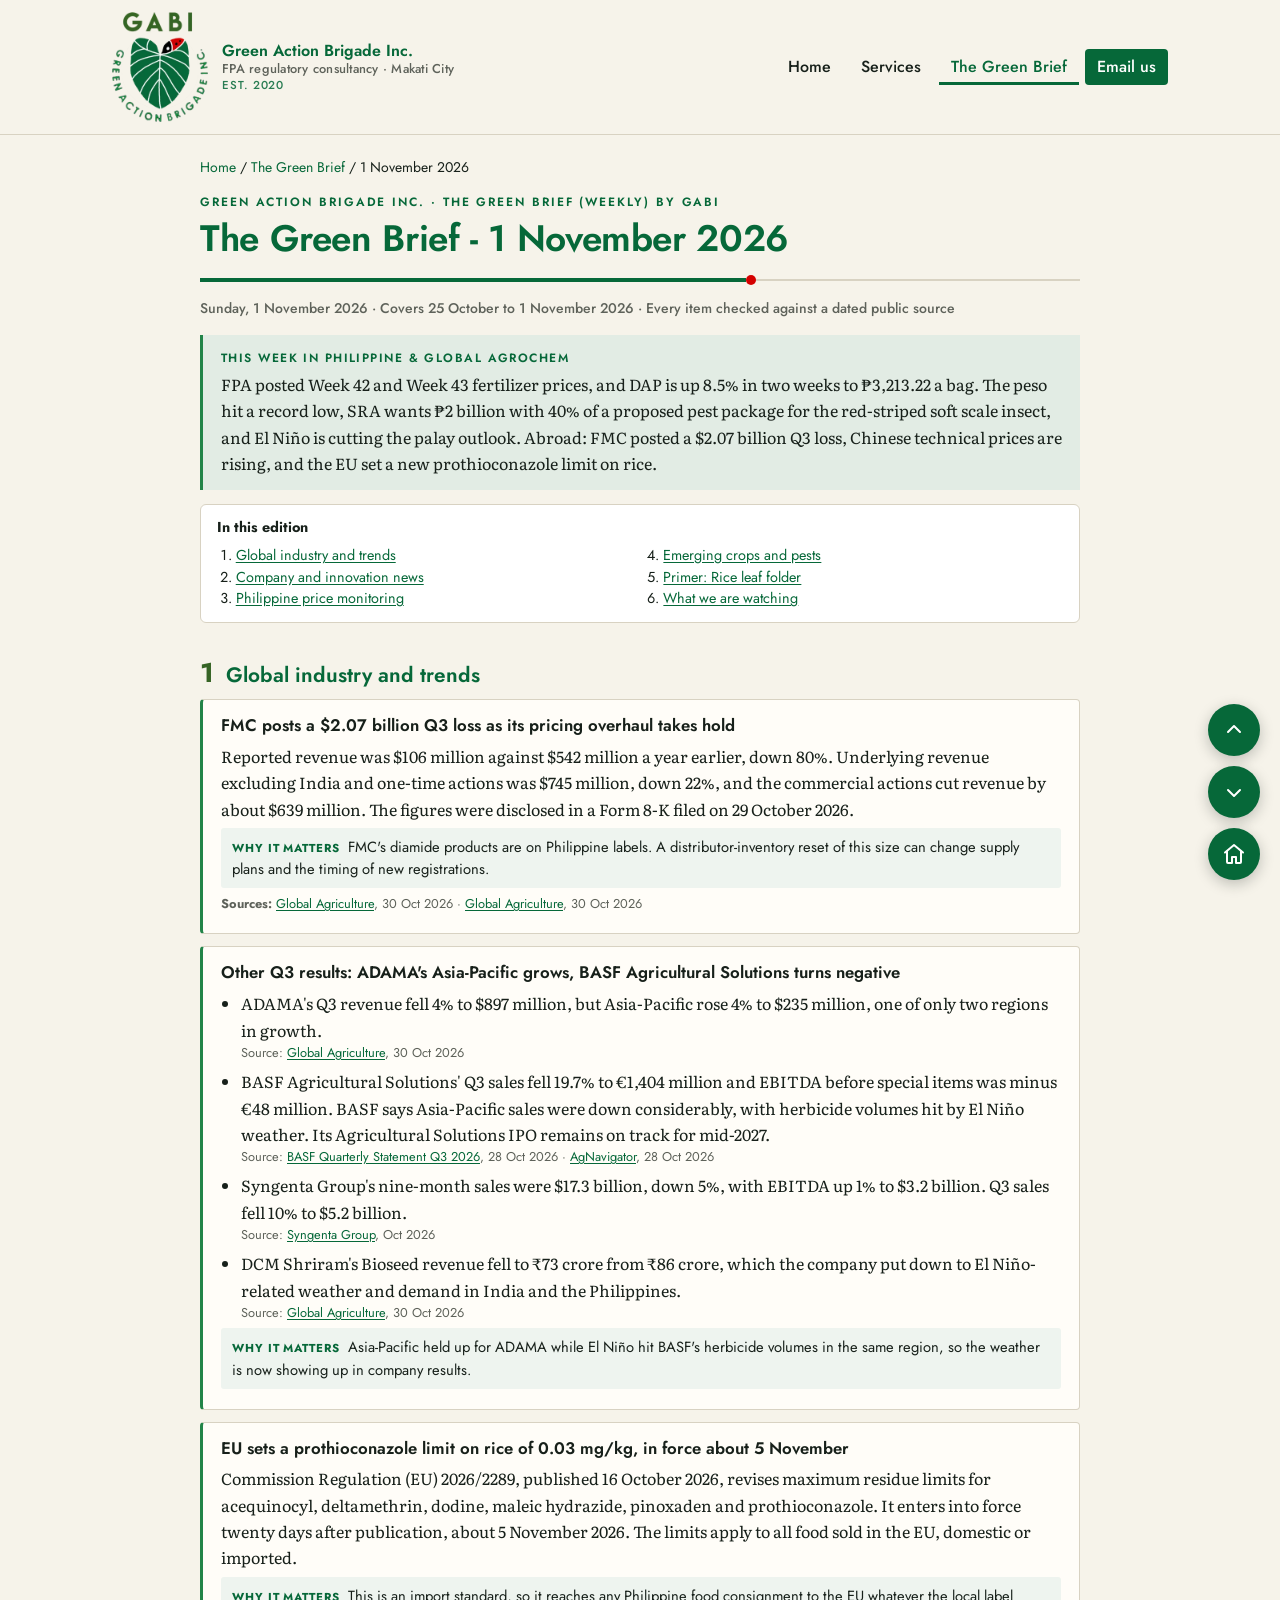
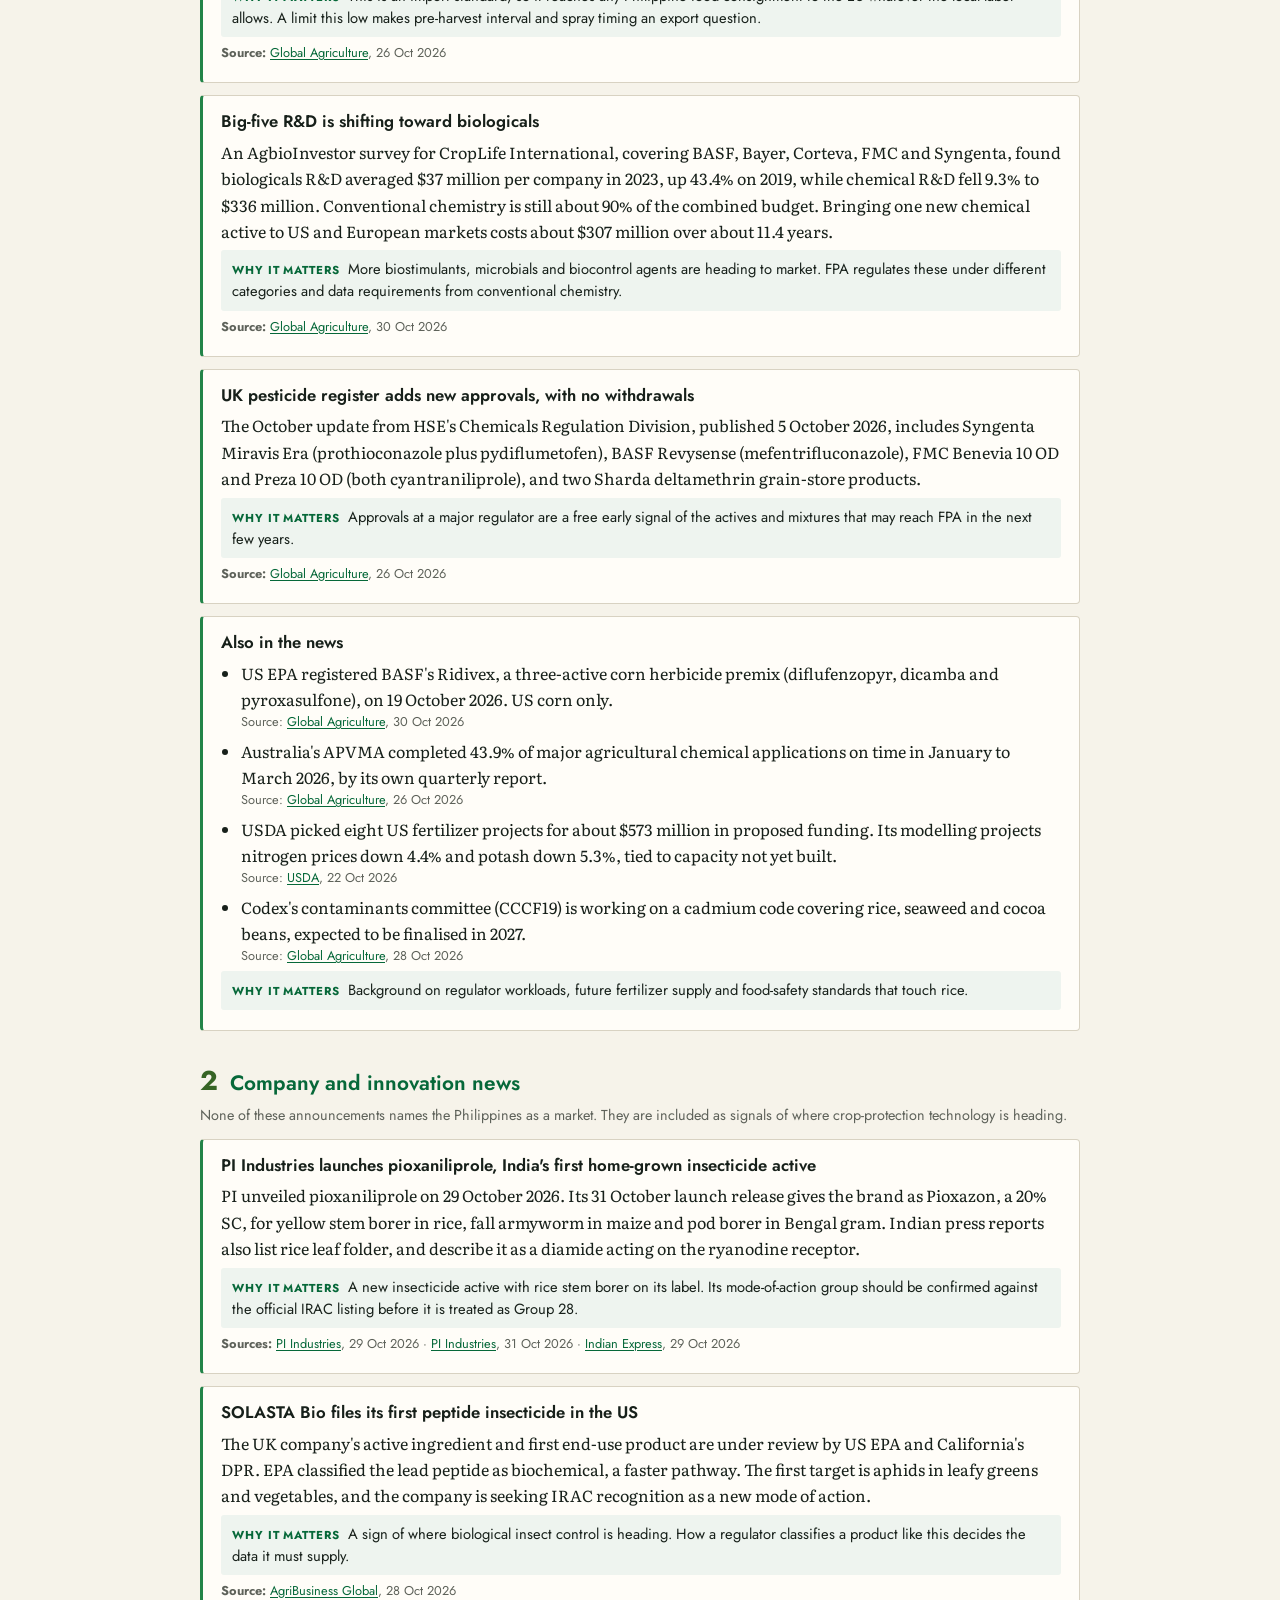
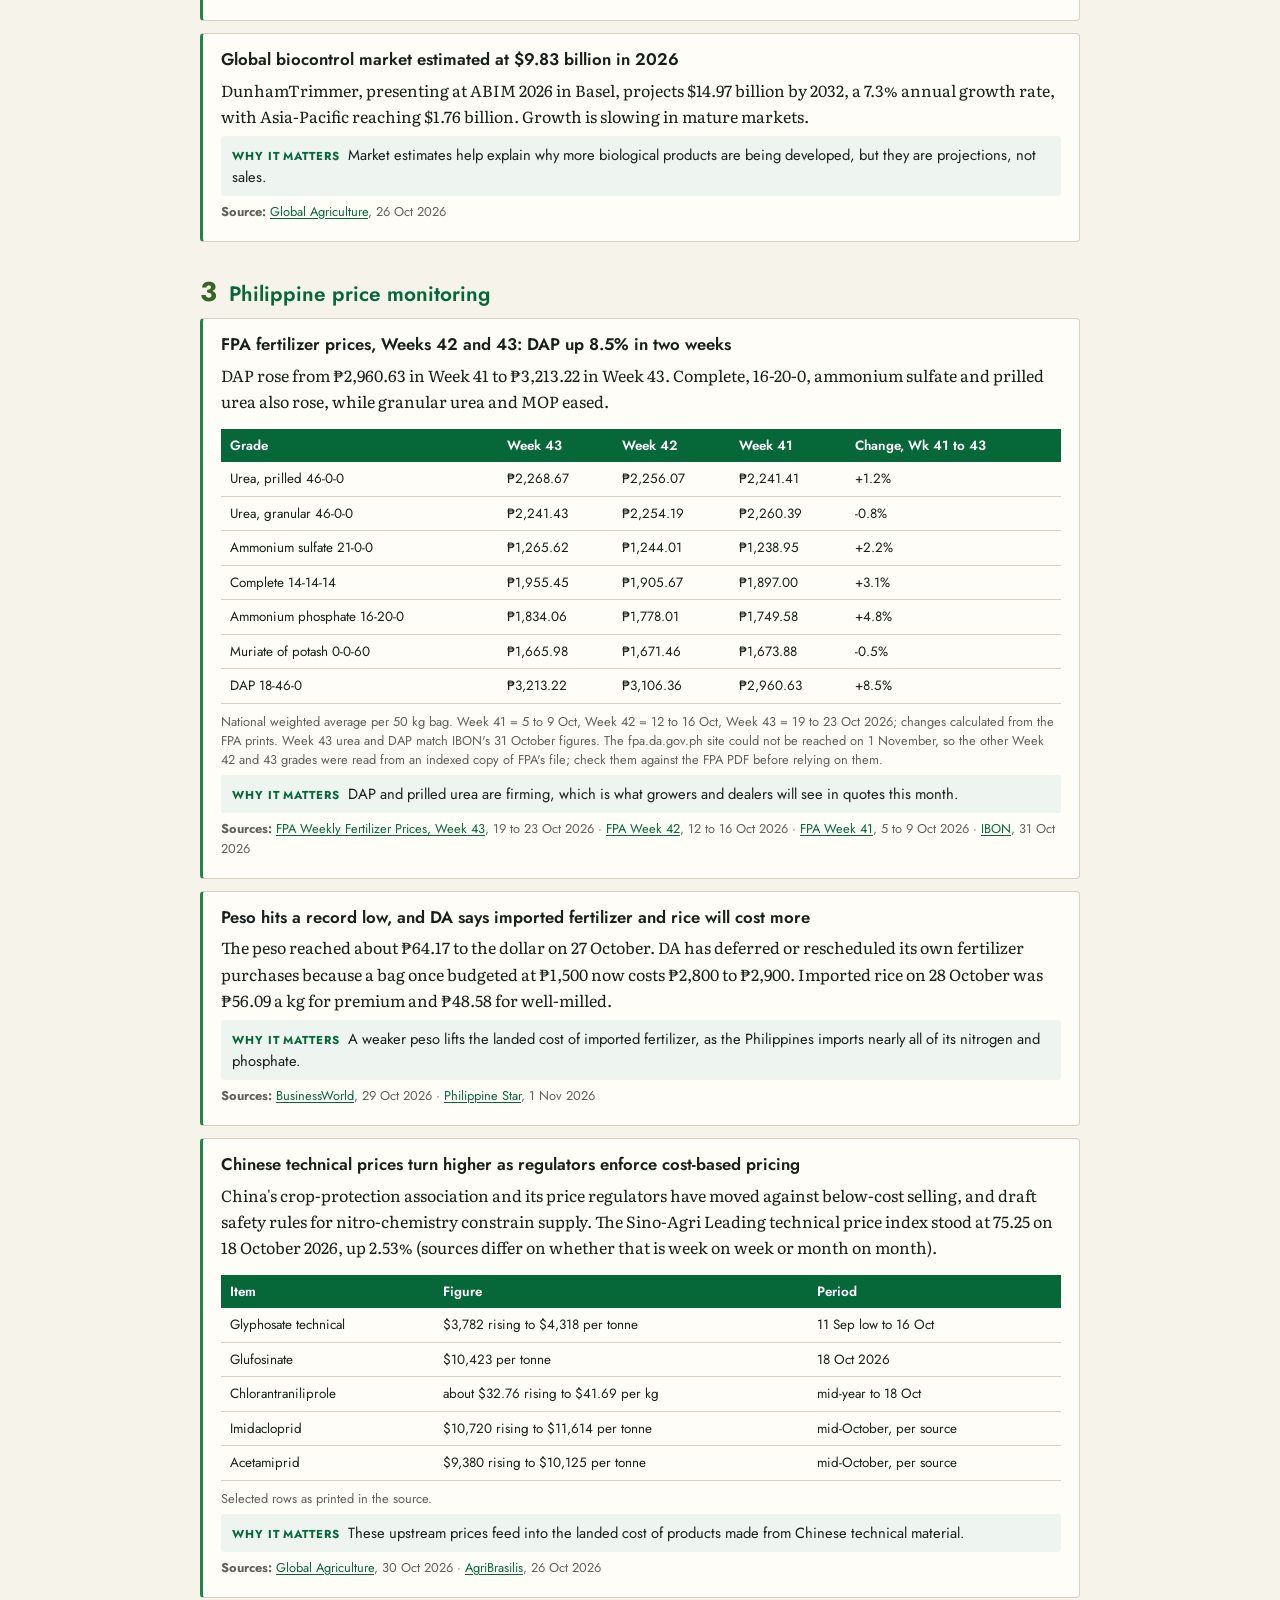
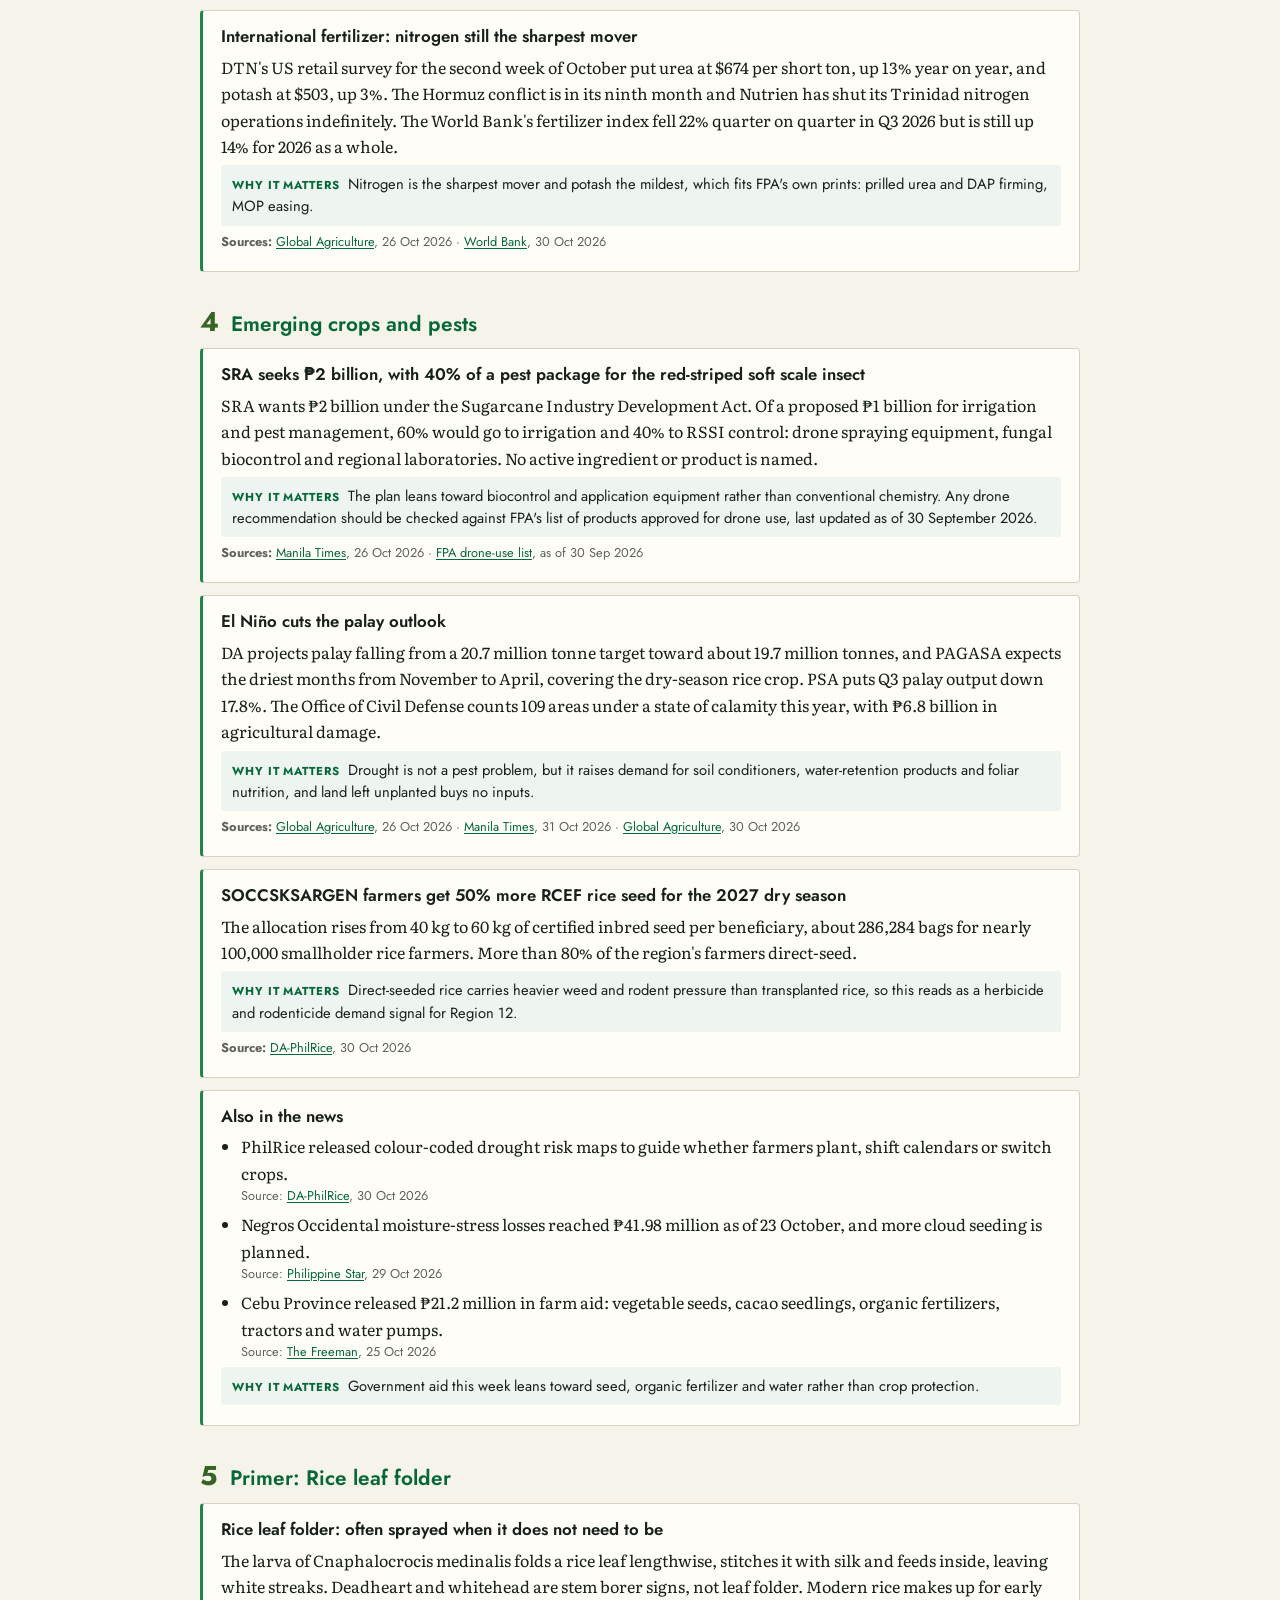
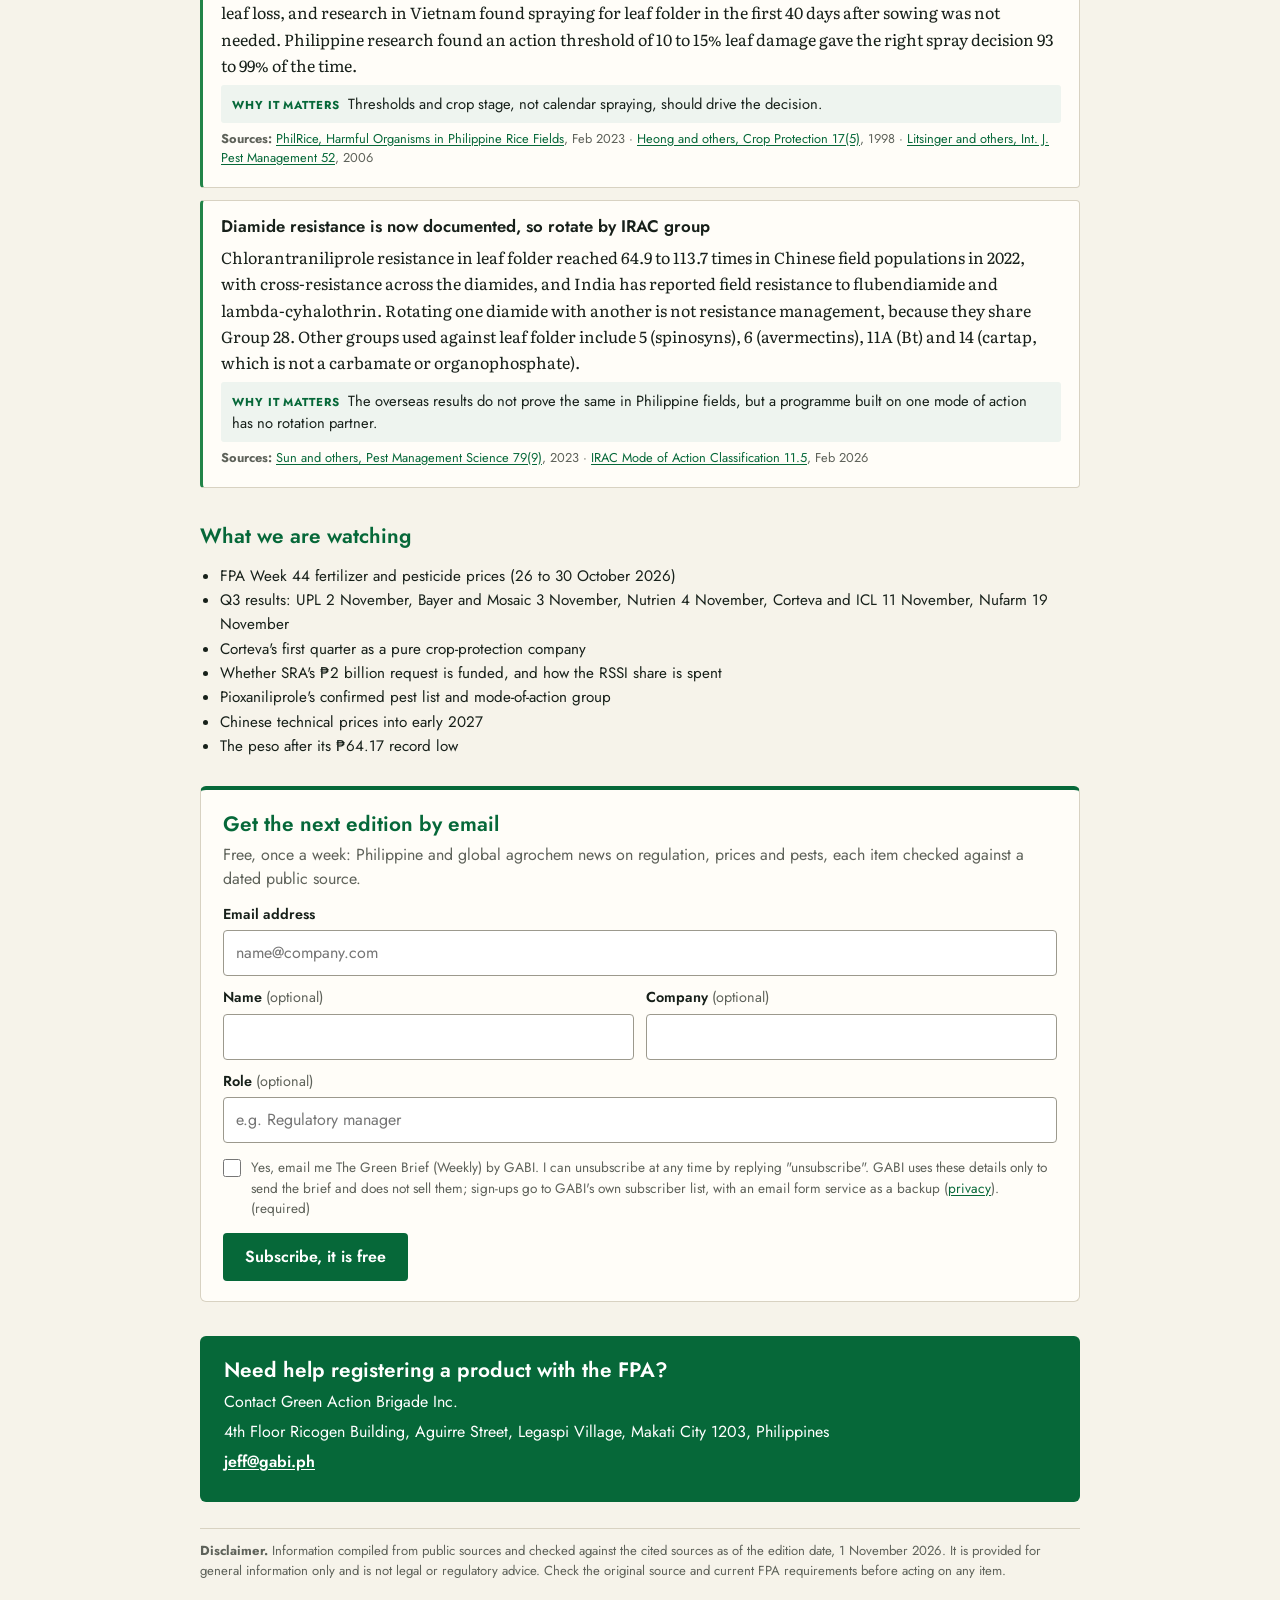
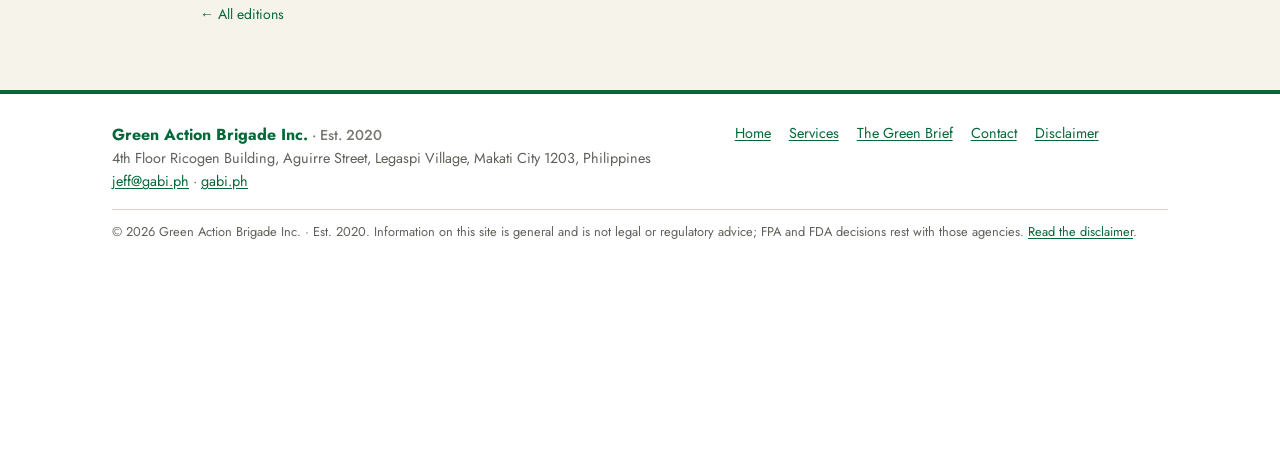
<file: weekly/2026-11-01/index.html>
<!DOCTYPE html>
<html lang="en-PH">
<head>
<!-- Google tag (gtag.js) -->
<script async src="https://www.googletagmanager.com/gtag/js?id=G-E742H0MWL5"></script>
<script>
  window.dataLayer = window.dataLayer || [];
  function gtag(){dataLayer.push(arguments);}
  gtag("js", new Date());
  gtag("config", "G-E742H0MWL5");
</script>
<meta charset="utf-8">
<meta name="viewport" content="width=device-width,initial-scale=1">
<title>The Green Brief - 1 November 2026</title>
<meta name="description" content="FPA posted Week 42 and Week 43 fertilizer prices, and DAP is up 8.5% in two weeks to ₱3,213.22 a bag. The peso hit a record low, SRA wants ₱2 billion with 40% of a proposed pest package for the…">
<link rel="canonical" href="https://gabi.ph/weekly/2026-11-01/">
<meta name="theme-color" content="#066839">
<meta property="og:site_name" content="Green Action Brigade Inc. (GABI)">
<meta property="og:locale" content="en_PH">
<meta property="og:type" content="article">
<meta property="og:title" content="The Green Brief - 1 November 2026">
<meta property="og:description" content="FPA posted Week 42 and Week 43 fertilizer prices, and DAP is up 8.5% in two weeks to ₱3,213.22 a bag. The peso hit a record low, SRA wants ₱2 billion with 40% of a proposed pest package for the…">
<meta property="og:url" content="https://gabi.ph/weekly/2026-11-01/">
<meta property="og:image" content="https://gabi.ph/assets/img/og-weekly.png">
<meta property="og:image:width" content="1200">
<meta property="og:image:height" content="630">
<meta property="og:image:alt" content="GABI logo with the words Green Action Brigade Inc. and a short description">
<meta name="twitter:card" content="summary_large_image">
<meta name="twitter:title" content="The Green Brief - 1 November 2026">
<meta name="twitter:description" content="FPA posted Week 42 and Week 43 fertilizer prices, and DAP is up 8.5% in two weeks to ₱3,213.22 a bag. The peso hit a record low, SRA wants ₱2 billion with 40% of a proposed pest package for the…">
<meta name="twitter:image" content="https://gabi.ph/assets/img/og-weekly.png">
<meta property="article:published_time" content="2026-11-01">
<meta property="article:publisher" content="https://gabi.ph/">
<link rel="icon" href="../../favicon.ico" sizes="any">
<link rel="icon" type="image/png" sizes="32x32" href="../../assets/img/favicon-32.png">
<link rel="apple-touch-icon" href="../../apple-touch-icon.png">
<link rel="manifest" href="../../site.webmanifest">
<link rel="preload" href="../../assets/fonts/jost-normal-latin.woff2" as="font" type="font/woff2" crossorigin>
<link rel="preload" href="../../assets/fonts/literata-normal-latin.woff2" as="font" type="font/woff2" crossorigin>
<link rel="stylesheet" href="../../assets/css/fonts.css?v=5">
<link rel="stylesheet" href="../../assets/css/site.css?v=10">
<script type="application/ld+json">{"@context": "https://schema.org", "@type": "ProfessionalService", "name": "Green Action Brigade Inc.", "alternateName": "GABI", "url": "https://gabi.ph/", "email": "jeff@gabi.ph", "logo": "https://gabi.ph/assets/img/gabi-logo-480.png", "image": "https://gabi.ph/assets/img/og-default.png", "address": {"@type": "PostalAddress", "streetAddress": "4th Floor Ricogen Building, Aguirre Street, Legaspi Village", "addressLocality": "Makati City", "postalCode": "1203", "addressCountry": "PH"}, "areaServed": "PH", "description": "Philippine agrochemical regulatory consultancy: FPA pesticide and fertilizer registration, renewals, labels, EUPs and trials coordination."}</script>
</head>
<body>
<a class="skip" href="#main">Skip to content</a>
<header class="site-header">
 <div class="wrap">
  <a class="brand" href="../../" aria-label="GABI home">
   <picture><source type="image/webp" srcset="../../assets/img/gabi-logo-240.webp"><img src="../../assets/img/gabi-logo-240.png" width="96" height="110" alt="GABI, Green Action Brigade Inc."></picture>
   <span class="brand-name">Green Action Brigade Inc.<small>FPA regulatory consultancy · Makati City</small><small class="est">Est. 2020</small></span>
  </a>
  <nav class="nav" aria-label="Main"><ul><li><a href="../../">Home</a></li><li><a href="../../services.html">Services</a></li><li><a href="../../weekly/" aria-current="page">The Green Brief</a></li><li><a class="btn-nav" href="../../contact.html">Email us</a></li></ul></nav>
 </div>
</header>
<main id="main">
<div class="wrap">
<article class="edition">
 <p class="crumbs"><a href="../../">Home</a> / <a href="../">The Green Brief</a> / 1 November 2026</p>
 <header>
  <span class="kicker">Green Action Brigade Inc. · The Green Brief (Weekly) by GABI</span>
  <h1>The Green Brief - 1 November 2026</h1>
  <div class="midrib dot" aria-hidden="true"></div>
  <p class="meta">Sunday, 1 November 2026 · Covers 25 October to 1 November 2026 · Every item checked against a dated public source</p>
 </header>
 <div class="intro"><span class="lab">This week in Philippine &amp; global agrochem</span><p>FPA posted Week 42 and Week 43 fertilizer prices, and DAP is up 8.5% in two weeks to ₱3,213.22 a bag. The peso hit a record low, SRA wants ₱2 billion with 40% of a proposed pest package for the red-striped soft scale insect, and El Niño is cutting the palay outlook. Abroad: FMC posted a $2.07 billion Q3 loss, Chinese technical prices are rising, and the EU set a new prothioconazole limit on rice.</p></div>
 <nav class="edition-toc" aria-label="In this edition"><strong>In this edition</strong><ol><li><a href="#global-industry-and-trends">Global industry and trends</a></li><li><a href="#company-and-innovation-news">Company and innovation news</a></li><li><a href="#philippine-price-monitoring">Philippine price monitoring</a></li><li><a href="#emerging-crops-and-pests">Emerging crops and pests</a></li><li><a href="#primer-rice-leaf-folder">Primer: Rice leaf folder</a></li><li><a href="#what-we-are-watching">What we are watching</a></li></ol></nav>
 <section id="global-industry-and-trends"><h2><span class=num>1</span>Global industry and trends</h2><article class=item><h3>FMC posts a $2.07 billion Q3 loss as its pricing overhaul takes hold</h3><p>Reported revenue was $106 million against $542 million a year earlier, down 80%. Underlying revenue excluding India and one-time actions was $745 million, down 22%, and the commercial actions cut revenue by about $639 million. The figures were disclosed in a Form 8-K filed on 29 October 2026.</p><p class=why><b>Why it matters</b>FMC&#x27;s diamide products are on Philippine labels. A distributor-inventory reset of this size can change supply plans and the timing of new registrations.</p><p class=src><b>Sources:</b> <a href="https://www.global-agriculture.com/crop-protection/fmcs-overhaul-of-its-pricing-model-drives-an-80-percent-revenue-drop-and-2-07-billion-quarterly-loss/" target=_blank rel="noopener">Global Agriculture</a>, 30 Oct 2026 · <a href="https://www.global-agriculture.com/crop-protection/fmc-reports-2-07-billion-q3-loss-as-us-crop-protection-pricing-overhaul-takes-hold/" target=_blank rel="noopener">Global Agriculture</a>, 30 Oct 2026</p></article><article class=item><h3>Other Q3 results: ADAMA&#x27;s Asia-Pacific grows, BASF Agricultural Solutions turns negative</h3><ul class=bl><li>ADAMA&#x27;s Q3 revenue fell 4% to $897 million, but Asia-Pacific rose 4% to $235 million, one of only two regions in growth.<span class=src> Source: <a href="https://www.global-agriculture.com/crop-protection/adama-q3-sales-fall-4-amid-weather-and-pricing-pressure/" target=_blank rel="noopener">Global Agriculture</a>, 30 Oct 2026</span></li><li>BASF Agricultural Solutions&#x27; Q3 sales fell 19.7% to €1,404 million and EBITDA before special items was minus €48 million. BASF says Asia-Pacific sales were down considerably, with herbicide volumes hit by El Niño weather. Its Agricultural Solutions IPO remains on track for mid-2027.<span class=src> Source: <a href="https://www.basf.com/dam/jcr:9d4392ff-1402-43f6-be6e-8055826f4f0a/basf/www/global/documents/en/investor-relations/calendar-and-publications/reports/2026/BASF_Quarterly-Statement_03-2026.pdf" target=_blank rel="noopener">BASF Quarterly Statement Q3 2026</a>, 28 Oct 2026 · <a href="https://www.agnavigator.com/Article/2026/10/28/basf-says-agricultural-solutions-ipo-remains-on-track-as-80-of-carve-out-completed/" target=_blank rel="noopener">AgNavigator</a>, 28 Oct 2026</span></li><li>Syngenta Group&#x27;s nine-month sales were $17.3 billion, down 5%, with EBITDA up 1% to $3.2 billion. Q3 sales fell 10% to $5.2 billion.<span class=src> Source: <a href="https://www.syngentagroup.com/newsroom/2026/syngenta-group-reports-9m-2026-results-higher-profitability" target=_blank rel="noopener">Syngenta Group</a>, Oct 2026</span></li><li>DCM Shriram&#x27;s Bioseed revenue fell to ₹73 crore from ₹86 crore, which the company put down to El Niño-related weather and demand in India and the Philippines.<span class=src> Source: <a href="https://www.global-agriculture.com/crop-protection/dcm-shrirams-shriram-farm-solutions-reports-%E2%82%B9423-crore-revenue-in-q2-fy27-launches-eight-new-products-in-h1/" target=_blank rel="noopener">Global Agriculture</a>, 30 Oct 2026</span></li></ul><p class=why><b>Why it matters</b>Asia-Pacific held up for ADAMA while El Niño hit BASF&#x27;s herbicide volumes in the same region, so the weather is now showing up in company results.</p></article><article class=item><h3>EU sets a prothioconazole limit on rice of 0.03 mg/kg, in force about 5 November</h3><p>Commission Regulation (EU) 2026/2289, published 16 October 2026, revises maximum residue limits for acequinocyl, deltamethrin, dodine, maleic hydrazide, pinoxaden and prothioconazole. It enters into force twenty days after publication, about 5 November 2026. The limits apply to all food sold in the EU, domestic or imported.</p><p class=why><b>Why it matters</b>This is an import standard, so it reaches any Philippine food consignment to the EU whatever the local label allows. A limit this low makes pre-harvest interval and spray timing an export question.</p><p class=src><b>Source:</b> <a href="https://www.global-agriculture.com/crop-protection/eu-revises-maximum-residue-limits-for-six-pesticides-including-deltamethrin-and-prothioconazole/" target=_blank rel="noopener">Global Agriculture</a>, 26 Oct 2026</p></article><article class=item><h3>Big-five R&amp;D is shifting toward biologicals</h3><p>An AgbioInvestor survey for CropLife International, covering BASF, Bayer, Corteva, FMC and Syngenta, found biologicals R&amp;D averaged $37 million per company in 2023, up 43.4% on 2019, while chemical R&amp;D fell 9.3% to $336 million. Conventional chemistry is still about 90% of the combined budget. Bringing one new chemical active to US and European markets costs about $307 million over about 11.4 years.</p><p class=why><b>Why it matters</b>More biostimulants, microbials and biocontrol agents are heading to market. FPA regulates these under different categories and data requirements from conventional chemistry.</p><p class=src><b>Source:</b> <a href="https://www.global-agriculture.com/biologicals/biologicals-rd-up-43-at-largest-crop-protection-companies-chemical-down-9/" target=_blank rel="noopener">Global Agriculture</a>, 30 Oct 2026</p></article><article class=item><h3>UK pesticide register adds new approvals, with no withdrawals</h3><p>The October update from HSE&#x27;s Chemicals Regulation Division, published 5 October 2026, includes Syngenta Miravis Era (prothioconazole plus pydiflumetofen), BASF Revysense (mefentrifluconazole), FMC Benevia 10 OD and Preza 10 OD (both cyantraniliprole), and two Sharda deltamethrin grain-store products.</p><p class=why><b>Why it matters</b>Approvals at a major regulator are a free early signal of the actives and mixtures that may reach FPA in the next few years.</p><p class=src><b>Source:</b> <a href="https://www.global-agriculture.com/crop-protection/uk-pesticide-registers-october-update-adds-syngenta-cereal-fungicide-and-new-fmc-basf-products/" target=_blank rel="noopener">Global Agriculture</a>, 26 Oct 2026</p></article><article class=item><h3>Also in the news</h3><ul class=bl><li>US EPA registered BASF&#x27;s Ridivex, a three-active corn herbicide premix (diflufenzopyr, dicamba and pyroxasulfone), on 19 October 2026. US corn only.<span class=src> Source: <a href="https://www.global-agriculture.com/crop-protection/basf-wins-epa-registration-for-ridivex-its-first-new-corn-herbicide-mode-of-action-in-over-a-decade/" target=_blank rel="noopener">Global Agriculture</a>, 30 Oct 2026</span></li><li>Australia&#x27;s APVMA completed 43.9% of major agricultural chemical applications on time in January to March 2026, by its own quarterly report.<span class=src> Source: <a href="https://www.global-agriculture.com/crop-protection/croplife-australia-demands-government-intervention-as-regulators-own-data-show-pesticide-approvals-stalling/" target=_blank rel="noopener">Global Agriculture</a>, 26 Oct 2026</span></li><li>USDA picked eight US fertilizer projects for about $573 million in proposed funding. Its modelling projects nitrogen prices down 4.4% and potash down 5.3%, tied to capacity not yet built.<span class=src> Source: <a href="https://www.usda.gov/about-usda/news/press-releases/2026/10/22/trump-administration-announces-major-investment-american-fertilizer-manufacturing-strengthen" target=_blank rel="noopener">USDA</a>, 22 Oct 2026</span></li><li>Codex&#x27;s contaminants committee (CCCF19) is working on a cadmium code covering rice, seaweed and cocoa beans, expected to be finalised in 2027.<span class=src> Source: <a href="https://www.global-agriculture.com/global-agriculture/contaminants-committee-advances-codes-of-practice-for-final-adoption-and-new-work-proposals-for-approval-by-the-codex-alimentarius-commission/" target=_blank rel="noopener">Global Agriculture</a>, 28 Oct 2026</span></li></ul><p class=why><b>Why it matters</b>Background on regulator workloads, future fertilizer supply and food-safety standards that touch rice.</p></article></section><section id="company-and-innovation-news"><h2><span class=num>2</span>Company and innovation news</h2><p class=sintro>None of these announcements names the Philippines as a market. They are included as signals of where crop-protection technology is heading.</p><article class=item><h3>PI Industries launches pioxaniliprole, India&#x27;s first home-grown insecticide active</h3><p>PI unveiled pioxaniliprole on 29 October 2026. Its 31 October launch release gives the brand as Pioxazon, a 20% SC, for yellow stem borer in rice, fall armyworm in maize and pod borer in Bengal gram. Indian press reports also list rice leaf folder, and describe it as a diamide acting on the ryanodine receptor.</p><p class=why><b>Why it matters</b>A new insecticide active with rice stem borer on its label. Its mode-of-action group should be confirmed against the official IRAC listing before it is treated as Group 28.</p><p class=src><b>Sources:</b> <a href="https://www.piindustries.com/newsroom/pi-industries-unveils-pioxaniliprole-indias-first-indigenously-discovered-insecticide-molecule/" target=_blank rel="noopener">PI Industries</a>, 29 Oct 2026 · <a href="https://www.piindustries.com/newsroom/pioxazon-indias-first-discovered-insecticide-molecule-brought-to-farmers-by-pi/" target=_blank rel="noopener">PI Industries</a>, 31 Oct 2026 · <a href="https://indianexpress.com/article/business/pi-industries-india-indigenously-discovered-insecticide-molecule-10942057/" target=_blank rel="noopener">Indian Express</a>, 29 Oct 2026</p></article><article class=item><h3>SOLASTA Bio files its first peptide insecticide in the US</h3><p>The UK company&#x27;s active ingredient and first end-use product are under review by US EPA and California&#x27;s DPR. EPA classified the lead peptide as biochemical, a faster pathway. The first target is aphids in leafy greens and vegetables, and the company is seeking IRAC recognition as a new mode of action.</p><p class=why><b>Why it matters</b>A sign of where biological insect control is heading. How a regulator classifies a product like this decides the data it must supply.</p><p class=src><b>Source:</b> <a href="https://www.agribusinessglobal.com/biopesticides/solasta-bio-hits-u-s-regulatory-milestone-as-field-demo-beats-decade-high-whitefly-surge/" target=_blank rel="noopener">AgriBusiness Global</a>, 28 Oct 2026</p></article><article class=item><h3>Global biocontrol market estimated at $9.83 billion in 2026</h3><p>DunhamTrimmer, presenting at ABIM 2026 in Basel, projects $14.97 billion by 2032, a 7.3% annual growth rate, with Asia-Pacific reaching $1.76 billion. Growth is slowing in mature markets.</p><p class=why><b>Why it matters</b>Market estimates help explain why more biological products are being developed, but they are projections, not sales.</p><p class=src><b>Source:</b> <a href="https://www.global-agriculture.com/biologicals/global-biocontrol-market-to-reach-usd-15-billion-by-2032/" target=_blank rel="noopener">Global Agriculture</a>, 26 Oct 2026</p></article></section><section id="philippine-price-monitoring"><h2><span class=num>3</span>Philippine price monitoring</h2><article class=item><h3>FPA fertilizer prices, Weeks 42 and 43: DAP up 8.5% in two weeks</h3><p>DAP rose from ₱2,960.63 in Week 41 to ₱3,213.22 in Week 43. Complete, 16-20-0, ammonium sulfate and prilled urea also rose, while granular urea and MOP eased.</p><div class="tw" role="region" aria-label="Data table" tabindex="0"><table><tr><th>Grade</th><th>Week 43</th><th>Week 42</th><th>Week 41</th><th>Change, Wk 41 to 43</th></tr><tr><td>Urea, prilled 46-0-0</td><td>₱2,268.67</td><td>₱2,256.07</td><td>₱2,241.41</td><td>+1.2%</td></tr><tr><td>Urea, granular 46-0-0</td><td>₱2,241.43</td><td>₱2,254.19</td><td>₱2,260.39</td><td>-0.8%</td></tr><tr><td>Ammonium sulfate 21-0-0</td><td>₱1,265.62</td><td>₱1,244.01</td><td>₱1,238.95</td><td>+2.2%</td></tr><tr><td>Complete 14-14-14</td><td>₱1,955.45</td><td>₱1,905.67</td><td>₱1,897.00</td><td>+3.1%</td></tr><tr><td>Ammonium phosphate 16-20-0</td><td>₱1,834.06</td><td>₱1,778.01</td><td>₱1,749.58</td><td>+4.8%</td></tr><tr><td>Muriate of potash 0-0-60</td><td>₱1,665.98</td><td>₱1,671.46</td><td>₱1,673.88</td><td>-0.5%</td></tr><tr><td>DAP 18-46-0</td><td>₱3,213.22</td><td>₱3,106.36</td><td>₱2,960.63</td><td>+8.5%</td></tr></table></div><p class=tnote>National weighted average per 50 kg bag. Week 41 = 5 to 9 Oct, Week 42 = 12 to 16 Oct, Week 43 = 19 to 23 Oct 2026; changes calculated from the FPA prints. Week 43 urea and DAP match IBON&#x27;s 31 October figures. The fpa.da.gov.ph site could not be reached on 1 November, so the other Week 42 and 43 grades were read from an indexed copy of FPA&#x27;s file; check them against the FPA PDF before relying on them.</p><p class=why><b>Why it matters</b>DAP and prilled urea are firming, which is what growers and dealers will see in quotes this month.</p><p class=src><b>Sources:</b> <a href="https://fpa.da.gov.ph/wp-content/uploads/2026/10/WFP-WK43-2026.sgd_.pdf" target=_blank rel="noopener">FPA Weekly Fertilizer Prices, Week 43</a>, 19 to 23 Oct 2026 · <a href="https://fpa.da.gov.ph/wp-content/uploads/2026/10/WFP-WK42-2026.sgd_.pdf" target=_blank rel="noopener">FPA Week 42</a>, 12 to 16 Oct 2026 · <a href="https://fpa.da.gov.ph/wp-content/uploads/2026/10/WFP-WK41-2026.sgd_-1.pdf" target=_blank rel="noopener">FPA Week 41</a>, 5 to 9 Oct 2026 · <a href="https://www.ibon.org/en/marcos-admins-performative-support-for-farmers-and-fisherfolk/" target=_blank rel="noopener">IBON</a>, 31 Oct 2026</p></article><article class=item><h3>Peso hits a record low, and DA says imported fertilizer and rice will cost more</h3><p>The peso reached about ₱64.17 to the dollar on 27 October. DA has deferred or rescheduled its own fertilizer purchases because a bag once budgeted at ₱1,500 now costs ₱2,800 to ₱2,900. Imported rice on 28 October was ₱56.09 a kg for premium and ₱48.58 for well-milled.</p><p class=why><b>Why it matters</b>A weaker peso lifts the landed cost of imported fertilizer, as the Philippines imports nearly all of its nitrogen and phosphate.</p><p class=src><b>Sources:</b> <a href="https://bworldonline.com/economy/2026/10/29/790199/fertilizer-orders-delayed-as-weak-peso-raises-import-prices-busting-procurement-budgets/" target=_blank rel="noopener">BusinessWorld</a>, 29 Oct 2026 · <a href="https://www.philstar.com/business/2026/11/01/2566965/weak-peso-hike-costs-imported-farm-goods" target=_blank rel="noopener">Philippine Star</a>, 1 Nov 2026</p></article><article class=item><h3>Chinese technical prices turn higher as regulators enforce cost-based pricing</h3><p>China&#x27;s crop-protection association and its price regulators have moved against below-cost selling, and draft safety rules for nitro-chemistry constrain supply. The Sino-Agri Leading technical price index stood at 75.25 on 18 October 2026, up 2.53% (sources differ on whether that is week on week or month on month).</p><div class="tw" role="region" aria-label="Data table" tabindex="0"><table><tr><th>Item</th><th>Figure</th><th>Period</th></tr><tr><td>Glyphosate technical</td><td>$3,782 rising to $4,318 per tonne</td><td>11 Sep low to 16 Oct</td></tr><tr><td>Glufosinate</td><td>$10,423 per tonne</td><td>18 Oct 2026</td></tr><tr><td>Chlorantraniliprole</td><td>about $32.76 rising to $41.69 per kg</td><td>mid-year to 18 Oct</td></tr><tr><td>Imidacloprid</td><td>$10,720 rising to $11,614 per tonne</td><td>mid-October, per source</td></tr><tr><td>Acetamiprid</td><td>$9,380 rising to $10,125 per tonne</td><td>mid-October, per source</td></tr></table></div><p class=tnote>Selected rows as printed in the source.</p><p class=why><b>Why it matters</b>These upstream prices feed into the landed cost of products made from Chinese technical material.</p><p class=src><b>Sources:</b> <a href="https://www.global-agriculture.com/crop-protection/chinas-pesticide-technical-prices-turn-higher-as-regulators-crack-down-on-below-cost-selling/" target=_blank rel="noopener">Global Agriculture</a>, 30 Oct 2026 · <a href="https://agribrasilis.com/2026/10/26/chinas-pesticide-prices-rise-as-ace-2026-closes-quietly/" target=_blank rel="noopener">AgriBrasilis</a>, 26 Oct 2026</p></article><article class=item><h3>International fertilizer: nitrogen still the sharpest mover</h3><p>DTN&#x27;s US retail survey for the second week of October put urea at $674 per short ton, up 13% year on year, and potash at $503, up 3%. The Hormuz conflict is in its ninth month and Nutrien has shut its Trinidad nitrogen operations indefinitely. The World Bank&#x27;s fertilizer index fell 22% quarter on quarter in Q3 2026 but is still up 14% for 2026 as a whole.</p><p class=why><b>Why it matters</b>Nitrogen is the sharpest mover and potash the mildest, which fits FPA&#x27;s own prints: prilled urea and DAP firming, MOP easing.</p><p class=src><b>Sources:</b> <a href="https://www.global-agriculture.com/crop-nutrition/fertilizer-prices-keep-climbing-as-nutrien-shuts-trinidad-plant-and-hormuz-risk-lingers/" target=_blank rel="noopener">Global Agriculture</a>, 26 Oct 2026 · <a href="https://blogs.worldbank.org/en/developmenttalk/the-commodity-markets-outlook-in-eight-charts4" target=_blank rel="noopener">World Bank</a>, 30 Oct 2026</p></article></section><section id="emerging-crops-and-pests"><h2><span class=num>4</span>Emerging crops and pests</h2><article class=item><h3>SRA seeks ₱2 billion, with 40% of a pest package for the red-striped soft scale insect</h3><p>SRA wants ₱2 billion under the Sugarcane Industry Development Act. Of a proposed ₱1 billion for irrigation and pest management, 60% would go to irrigation and 40% to RSSI control: drone spraying equipment, fungal biocontrol and regional laboratories. No active ingredient or product is named.</p><p class=why><b>Why it matters</b>The plan leans toward biocontrol and application equipment rather than conventional chemistry. Any drone recommendation should be checked against FPA&#x27;s list of products approved for drone use, last updated as of 30 September 2026.</p><p class=src><b>Sources:</b> <a href="https://www.manilatimes.net/2026/10/26/business/top-business/sra-needs-p2b-to-fight-pests-el-nio-damage/2453541" target=_blank rel="noopener">Manila Times</a>, 26 Oct 2026 · <a href="https://fpa.da.gov.ph/wp-content/uploads/2026/10/UPDATED-LIST-OF-PESTICIDE-PRODUCTS-UNDER-DRONE-USE-As-of-September-30-2026-PMID.pdf" target=_blank rel="noopener">FPA drone-use list</a>, as of 30 Sep 2026</p></article><article class=item><h3>El Niño cuts the palay outlook</h3><p>DA projects palay falling from a 20.7 million tonne target toward about 19.7 million tonnes, and PAGASA expects the driest months from November to April, covering the dry-season rice crop. PSA puts Q3 palay output down 17.8%. The Office of Civil Defense counts 109 areas under a state of calamity this year, with ₱6.8 billion in agricultural damage.</p><p class=why><b>Why it matters</b>Drought is not a pest problem, but it raises demand for soil conditioners, water-retention products and foliar nutrition, and land left unplanted buys no inputs.</p><p class=src><b>Sources:</b> <a href="https://www.global-agriculture.com/farming-agriculture/philippines-braces-for-palay-harvest-cut-as-super-el-nino-risk-grows/" target=_blank rel="noopener">Global Agriculture</a>, 26 Oct 2026 · <a href="https://www.manilatimes.net/2026/10/31/business/top-business/ph-palay-production-down-18/2458529" target=_blank rel="noopener">Manila Times</a>, 31 Oct 2026 · <a href="https://www.global-agriculture.com/farming-agriculture/philippines-declares-calamity-in-109-areas-as-el-nino-cuts-rice-buffer/" target=_blank rel="noopener">Global Agriculture</a>, 30 Oct 2026</p></article><article class=item><h3>SOCCSKSARGEN farmers get 50% more RCEF rice seed for the 2027 dry season</h3><p>The allocation rises from 40 kg to 60 kg of certified inbred seed per beneficiary, about 286,284 bags for nearly 100,000 smallholder rice farmers. More than 80% of the region&#x27;s farmers direct-seed.</p><p class=why><b>Why it matters</b>Direct-seeded rice carries heavier weed and rodent pressure than transplanted rice, so this reads as a herbicide and rodenticide demand signal for Region 12.</p><p class=src><b>Source:</b> <a href="https://www.philrice.gov.ph/soccsksargen-farmers-to-get-50-more-rcef-seeds-in-2027/" target=_blank rel="noopener">DA-PhilRice</a>, 30 Oct 2026</p></article><article class=item><h3>Also in the news</h3><ul class=bl><li>PhilRice released colour-coded drought risk maps to guide whether farmers plant, shift calendars or switch crops.<span class=src> Source: <a href="https://www.philrice.gov.ph/climate-smart-maps-guide-rice-planting-decisions-amid-el-nino/" target=_blank rel="noopener">DA-PhilRice</a>, 30 Oct 2026</span></li><li>Negros Occidental moisture-stress losses reached ₱41.98 million as of 23 October, and more cloud seeding is planned.<span class=src> Source: <a href="https://www.philstar.com/nation/2026/10/29/2566392/more-cloud-seeding-needed-el-nio-threatens-negros-farms" target=_blank rel="noopener">Philippine Star</a>, 29 Oct 2026</span></li><li>Cebu Province released ₱21.2 million in farm aid: vegetable seeds, cacao seedlings, organic fertilizers, tractors and water pumps.<span class=src> Source: <a href="https://www.philstar.com/the-freeman/cebu-news/2026/10/25/2565583/capitol-extends-p212-million-aid-agriculture-sector" target=_blank rel="noopener">The Freeman</a>, 25 Oct 2026</span></li></ul><p class=why><b>Why it matters</b>Government aid this week leans toward seed, organic fertilizer and water rather than crop protection.</p></article></section><section id="primer-rice-leaf-folder"><h2><span class=num>5</span>Primer: Rice leaf folder</h2><article class=item><h3>Rice leaf folder: often sprayed when it does not need to be</h3><p>The larva of Cnaphalocrocis medinalis folds a rice leaf lengthwise, stitches it with silk and feeds inside, leaving white streaks. Deadheart and whitehead are stem borer signs, not leaf folder. Modern rice makes up for early leaf loss, and research in Vietnam found spraying for leaf folder in the first 40 days after sowing was not needed. Philippine research found an action threshold of 10 to 15% leaf damage gave the right spray decision 93 to 99% of the time.</p><p class=why><b>Why it matters</b>Thresholds and crop stage, not calendar spraying, should drive the decision.</p><p class=src><b>Sources:</b> <a href="https://www.philrice.gov.ph/wp-content/uploads/2023/02/Harmful-organisms-in-Philippine-rice-fields-flash-cards.pdf" target=_blank rel="noopener">PhilRice, Harmful Organisms in Philippine Rice Fields</a>, Feb 2023 · <a href="https://doi.org/10.1016/S0261-2194(98)00036-2" target=_blank rel="noopener">Heong and others, Crop Protection 17(5)</a>, 1998 · <a href="https://doi.org/10.1080/09670870600664490" target=_blank rel="noopener">Litsinger and others, Int. J. Pest Management 52</a>, 2006</p></article><article class=item><h3>Diamide resistance is now documented, so rotate by IRAC group</h3><p>Chlorantraniliprole resistance in leaf folder reached 64.9 to 113.7 times in Chinese field populations in 2022, with cross-resistance across the diamides, and India has reported field resistance to flubendiamide and lambda-cyhalothrin. Rotating one diamide with another is not resistance management, because they share Group 28. Other groups used against leaf folder include 5 (spinosyns), 6 (avermectins), 11A (Bt) and 14 (cartap, which is not a carbamate or organophosphate).</p><p class=why><b>Why it matters</b>The overseas results do not prove the same in Philippine fields, but a programme built on one mode of action has no rotation partner.</p><p class=src><b>Sources:</b> <a href="https://doi.org/10.1002/ps.7512" target=_blank rel="noopener">Sun and others, Pest Management Science 79(9)</a>, 2023 · <a href="https://irac-online.org/documents/moa-classification/?ext=pdf" target=_blank rel="noopener">IRAC Mode of Action Classification 11.5</a>, Feb 2026</p></article></section><section id="what-we-are-watching"><h2>What we are watching</h2><ul class=watch><li>FPA Week 44 fertilizer and pesticide prices (26 to 30 October 2026)</li><li>Q3 results: UPL 2 November, Bayer and Mosaic 3 November, Nutrien 4 November, Corteva and ICL 11 November, Nufarm 19 November</li><li>Corteva&#x27;s first quarter as a pure crop-protection company</li><li>Whether SRA&#x27;s ₱2 billion request is funded, and how the RSSI share is spent</li><li>Pioxaniliprole&#x27;s confirmed pest list and mode-of-action group</li><li>Chinese technical prices into early 2027</li><li>The peso after its ₱64.17 record low</li></ul></section>
 <section class="subscribe card" aria-labelledby="sub-edition-h">
 <h2 id="sub-edition-h">Get the next edition by email</h2>
 <p>Free, once a week: Philippine and global agrochem news on regulation, prices and pests, each item checked against a dated public source.</p>
 <form action="https://formsubmit.co/b0a8efc74737ae92e1e23c22b9d89d96" method="POST" accept-charset="UTF-8" data-gb-signup>
  <input type="hidden" name="_subject" value="New Green Brief subscriber"><input type="hidden" name="_template" value="table"><input type="hidden" name="_captcha" value="true"><input type="hidden" name="signup_page" value="edition 2026-11-01"><input type="hidden" name="_next" value="https://gabi.ph/weekly/subscribe/thanks/" data-next="../../weekly/subscribe/thanks/"><div class="hp" aria-hidden="true"><label>Leave this empty<input type="text" name="_honey" tabindex="-1" autocomplete="off"></label></div><div class="sub-grid"><label class="full" for="sub-edition-email"><span class="lt">Email address</span><input id="sub-edition-email" type="email" name="email" required autocomplete="email" placeholder="name@company.com"></label><label for="sub-edition-name"><span class="lt">Name <em>(optional)</em></span><input id="sub-edition-name" type="text" name="name" autocomplete="name"></label><label for="sub-edition-company"><span class="lt">Company <em>(optional)</em></span><input id="sub-edition-company" type="text" name="company" autocomplete="organization"></label><label class="full" for="sub-edition-role"><span class="lt">Role <em>(optional)</em></span><input id="sub-edition-role" type="text" name="role" autocomplete="organization-title" placeholder="e.g. Regulatory manager"></label></div>
  <label class="consent"><input type="checkbox" name="consent" value="yes" required> <span>Yes, email me The Green Brief (Weekly) by GABI. I can unsubscribe at any time by replying "unsubscribe". GABI uses these details only to send the brief and does not sell them; sign-ups go to GABI's own subscriber list, with an email form service as a backup (<a href="../../disclaimer.html#privacy">privacy</a>). <em>(required)</em></span></label>
  <button class="btn btn-green" type="submit">Subscribe, it is free</button>
 </form>
</section>
 <aside class="edition-cta" aria-label="Contact GABI">
  <h2>Need help registering a product with the FPA?</h2>
  <p>Contact Green Action Brigade Inc.</p>
  <p>4th Floor Ricogen Building, Aguirre Street, Legaspi Village, Makati City 1203, Philippines</p>
  <p><a href="../../contact.html">jeff@gabi.ph</a></p>
  <!-- Phone slot: <p><a href="tel:+63XXXXXXXXXX">+63 X XXXX XXXX</a></p> -->
 </aside>
 <p class="disc"><b>Disclaimer.</b> Information compiled from public sources and checked against the cited sources as of the edition date, 1 November 2026. It is provided for general information only and is not legal or regulatory advice. Check the original source and current FPA requirements before acting on any item.</p>
 <p class="crumbs"><a href="../">← All editions</a></p>
</article>
</div>
<script>/* point the post-submit redirect at the host the page is served from */
document.querySelectorAll('input[data-next]').forEach(function(i){if(location.protocol.indexOf('http')===0){i.value=new URL(i.getAttribute('data-next'),location.href).href;}});</script>
<script src="../../assets/js/signup.js" defer></script>
</main>
<footer class="site-footer">
 <div class="wrap">
  <div>
   <strong>Green Action Brigade Inc.</strong> <span class="est">· Est. 2020</span>
   <address>4th Floor Ricogen Building, Aguirre Street, Legaspi Village, Makati City 1203, Philippines<br><a href="../../contact.html">jeff@gabi.ph</a> · <a href="https://gabi.ph/">gabi.ph</a>
   <!-- Phone: add when ready, e.g. <br><a href="tel:+63XXXXXXXXXX">+63 X XXXX XXXX</a> --></address>
  </div>
  <nav aria-label="Footer"><ul>
   <li><a href="../../">Home</a></li><li><a href="../../services.html">Services</a></li>
   <li><a href="../../weekly/">The Green Brief</a></li><li><a href="../../contact.html">Contact</a></li>
   <li><a href="../../disclaimer.html">Disclaimer</a></li>
  </ul></nav>
  <p class="legal">© 2026 Green Action Brigade Inc. · Est. 2020. Information on this site is general and is not legal or regulatory advice; FPA and FDA decisions rest with those agencies. <a href="../../disclaimer.html">Read the disclaimer</a>.</p>
 </div>
</footer>
<div class="fab-stack" role="group" aria-label="Page controls">
<button type="button" class="home-fab" data-page-scroll="up" aria-label="Page up" title="Page up"><svg viewBox="0 0 24 24" fill="none" stroke="currentColor" stroke-width="2" stroke-linecap="round" stroke-linejoin="round" aria-hidden="true"><path d="m6 14 6-6 6 6"/></svg></button>
<button type="button" class="home-fab" data-page-scroll="down" aria-label="Page down" title="Page down"><svg viewBox="0 0 24 24" fill="none" stroke="currentColor" stroke-width="2" stroke-linecap="round" stroke-linejoin="round" aria-hidden="true"><path d="m6 10 6 6 6-6"/></svg></button>
<a class="home-fab" href="../../" aria-label="Back to home" title="Home"><svg viewBox="0 0 24 24" fill="none" stroke="currentColor" stroke-width="2" stroke-linecap="round" stroke-linejoin="round" aria-hidden="true"><path d="M3 10.5 12 3l9 7.5"/><path d="M5 9.5V20a1 1 0 0 0 1 1h4v-6h4v6h4a1 1 0 0 0 1-1V9.5"/></svg></a>
</div>
<script src="../../assets/js/page-scroll.js?v=2" defer></script>
</body>
</html>
</file>
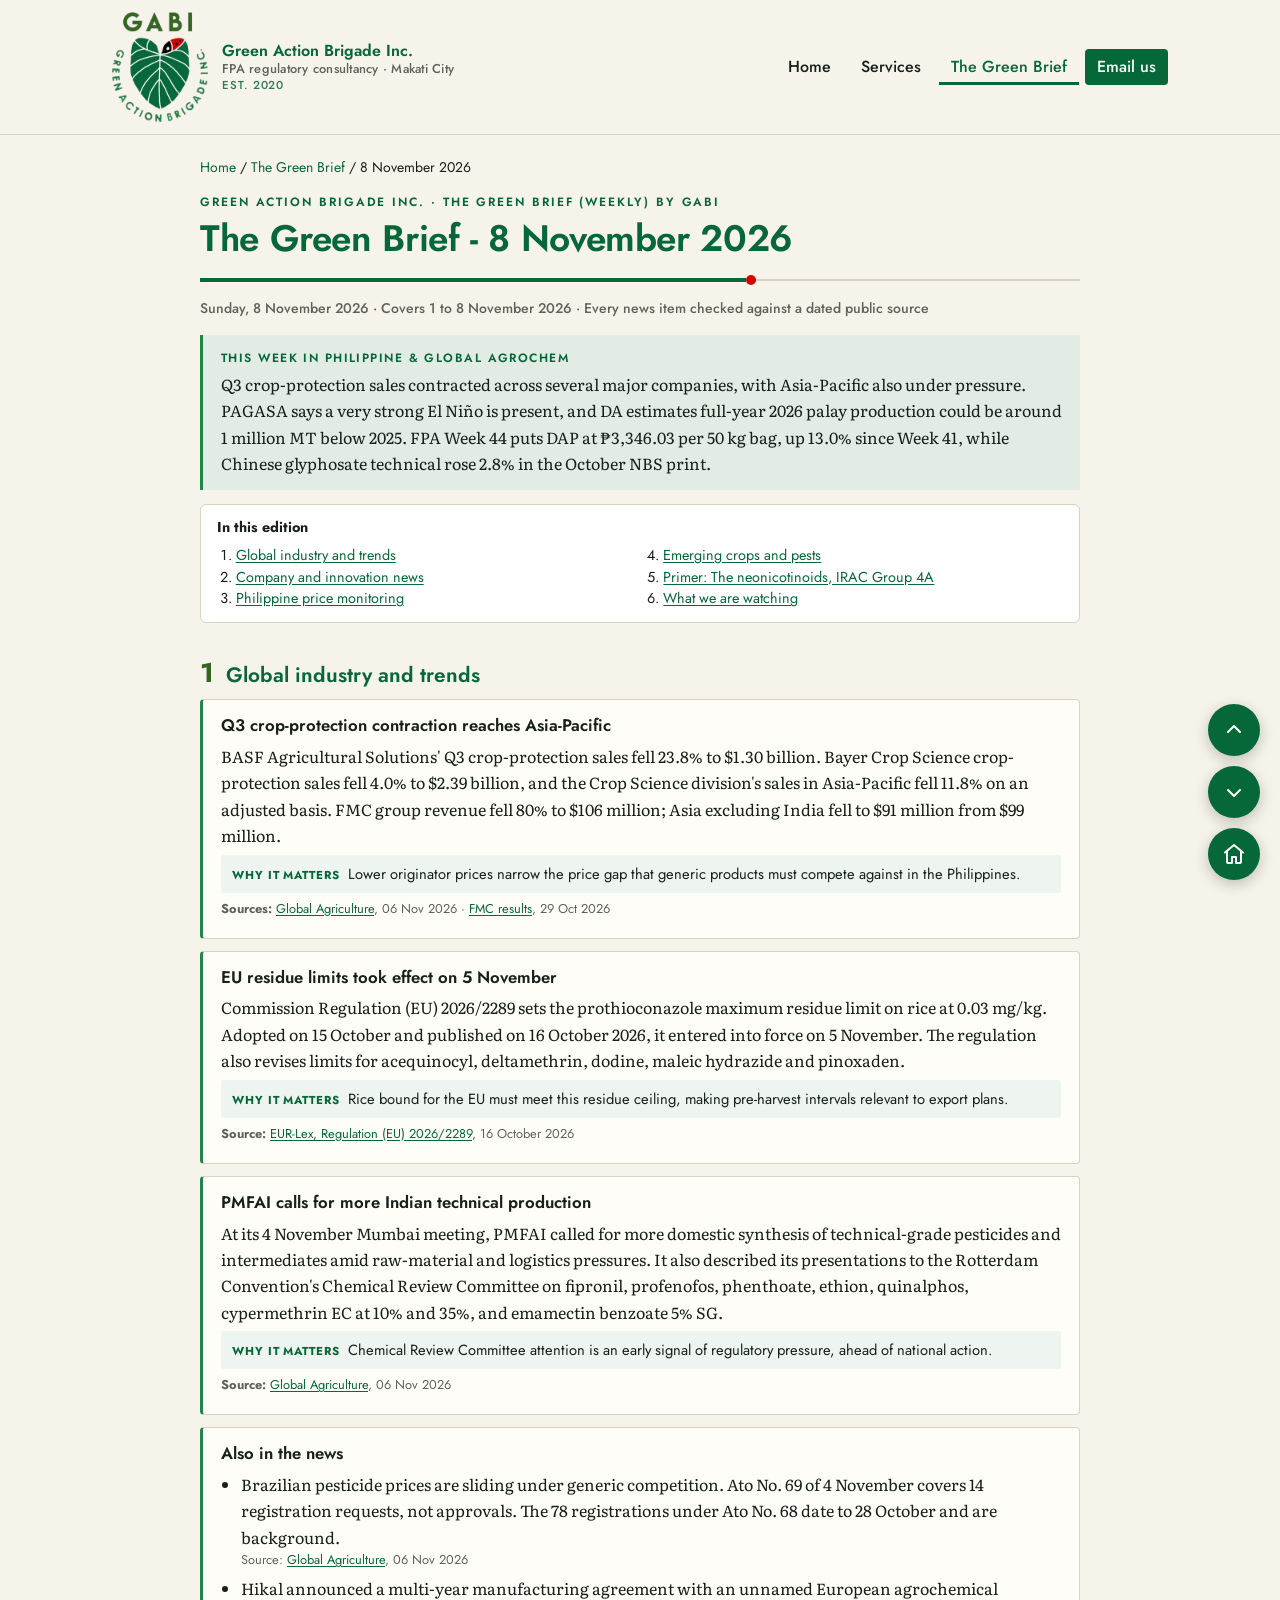
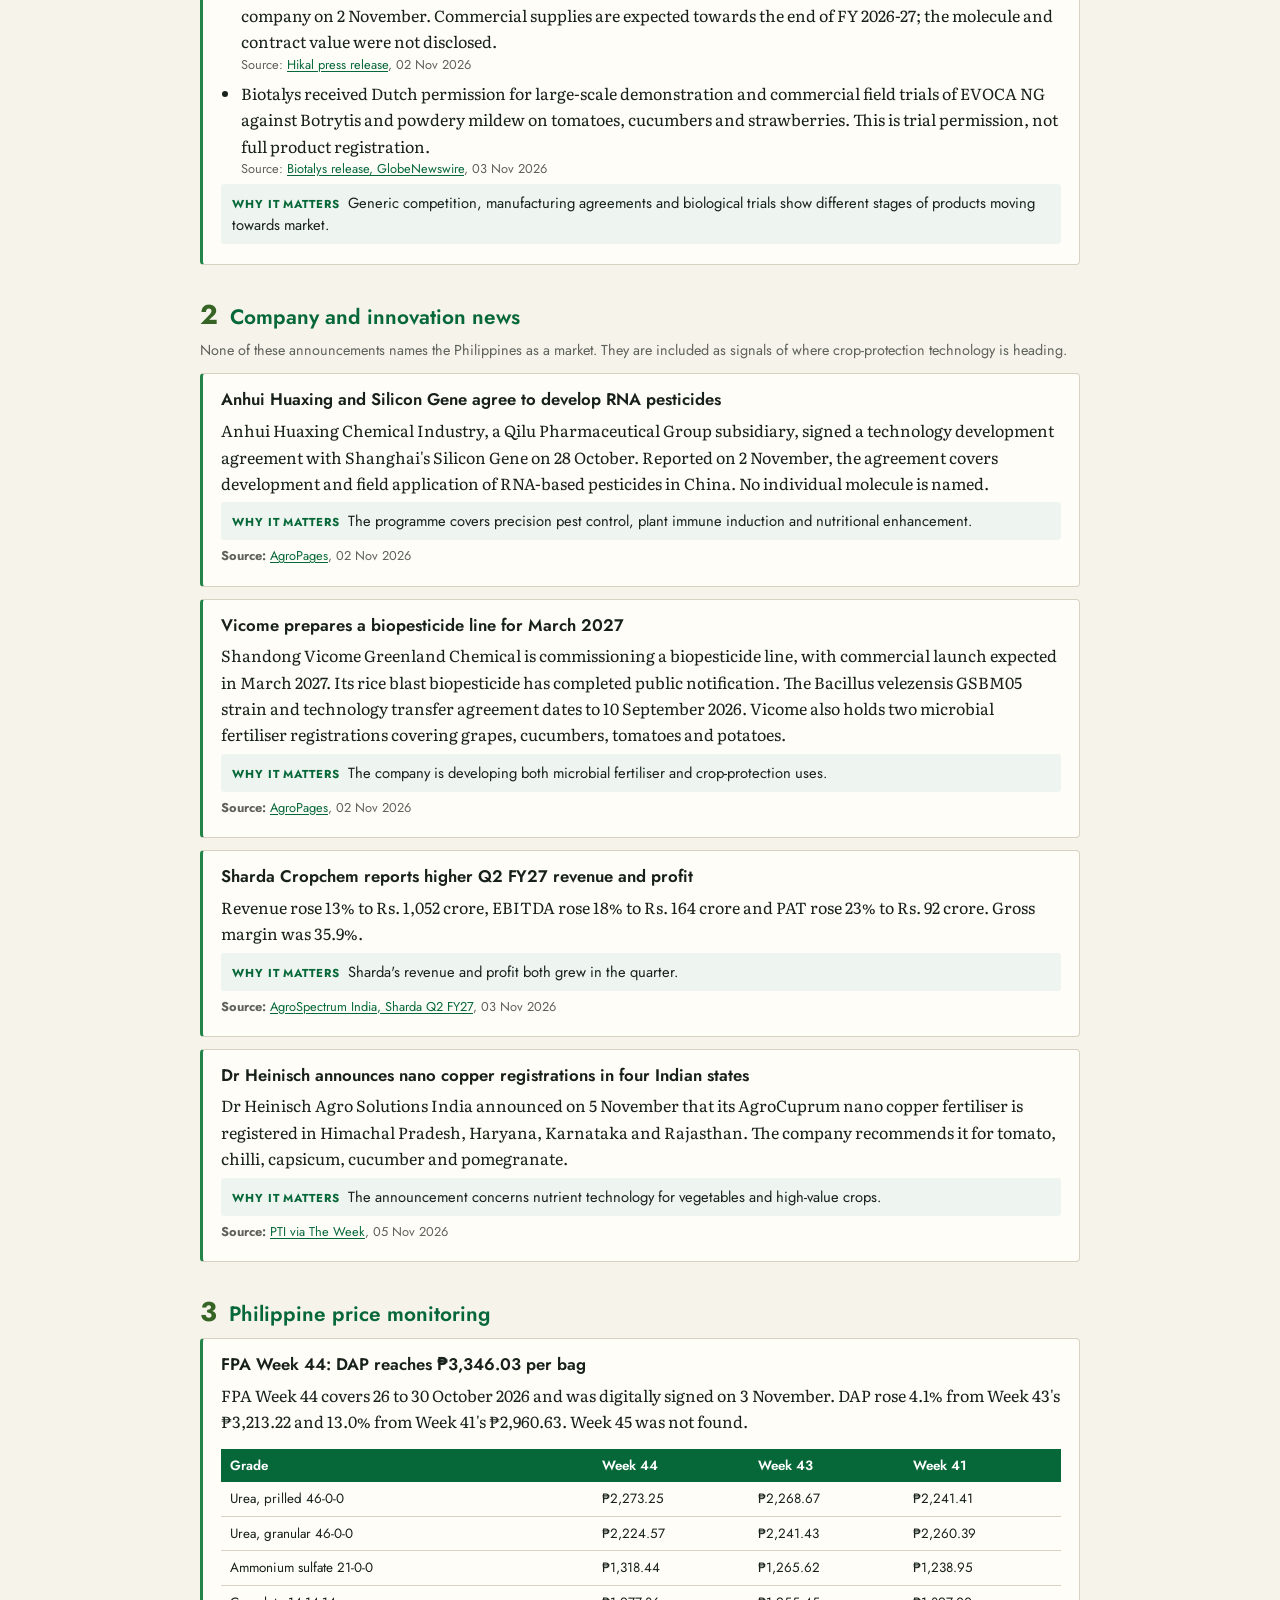
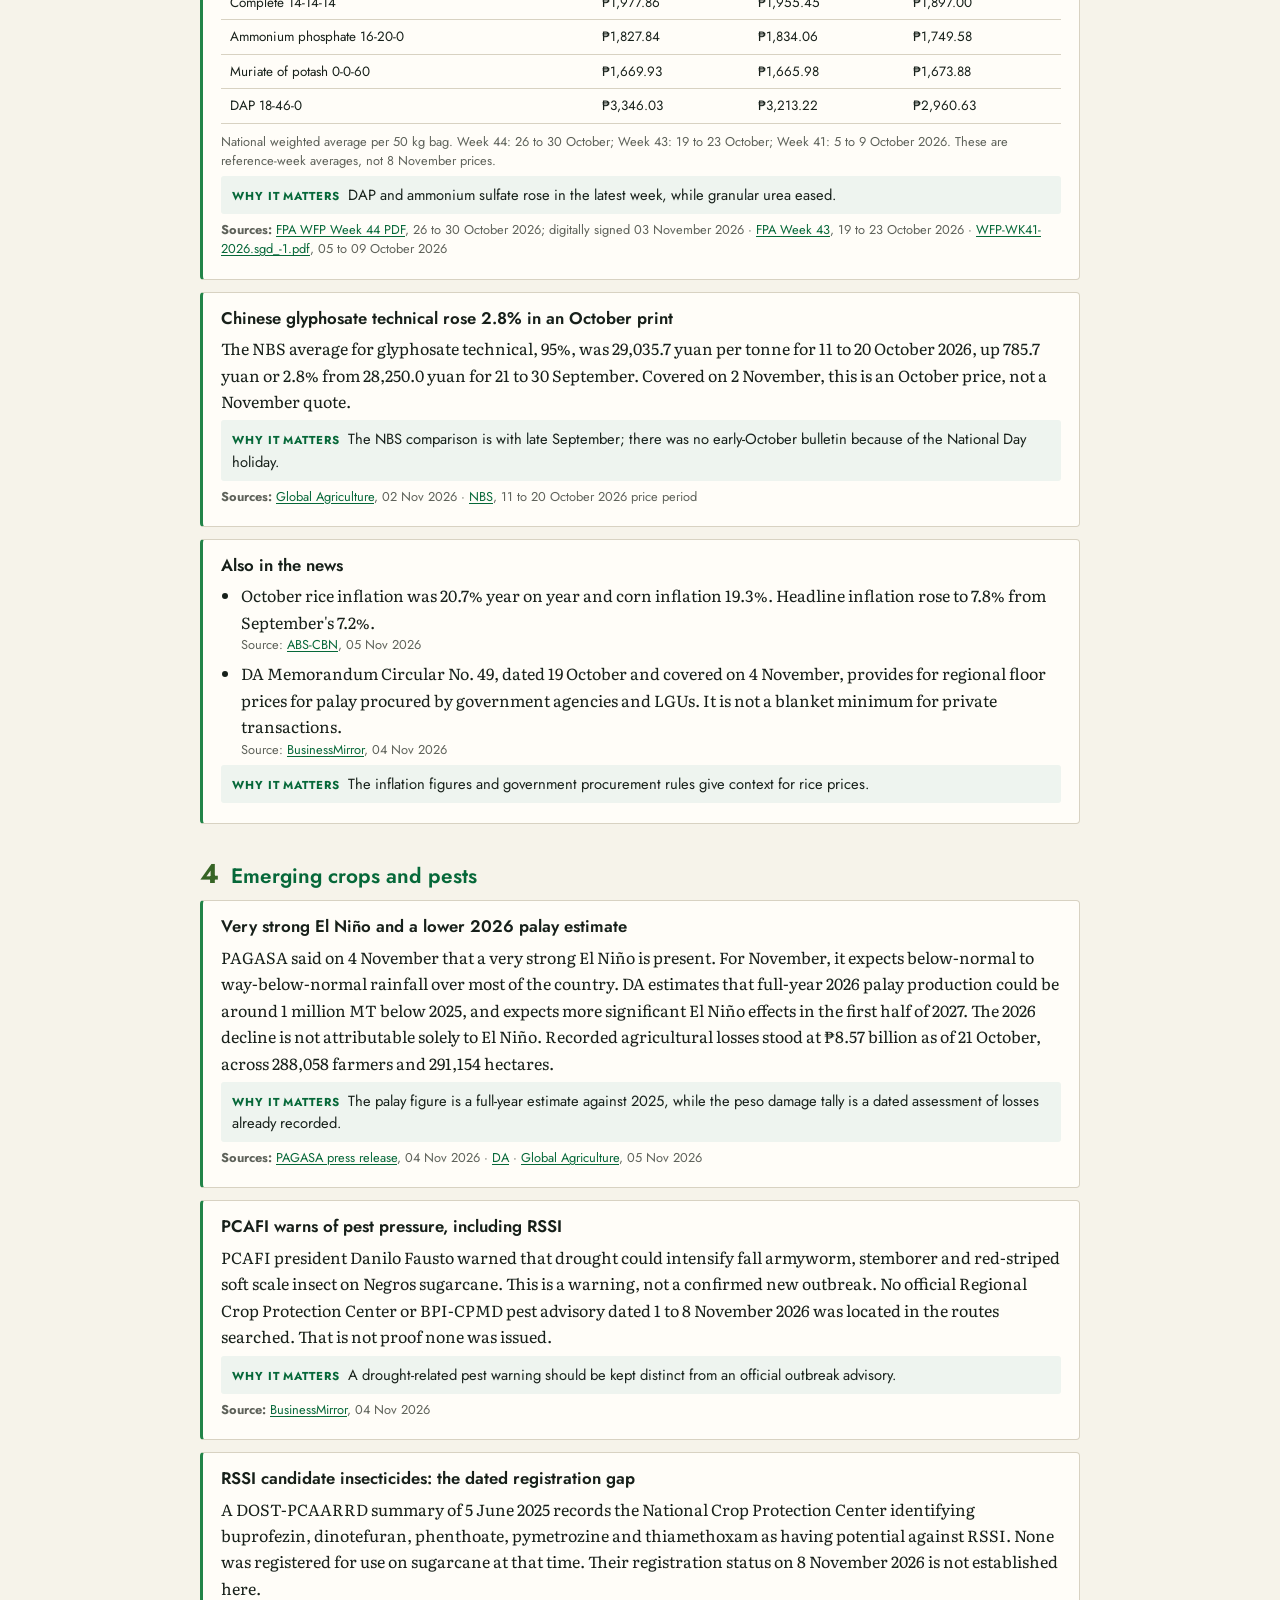
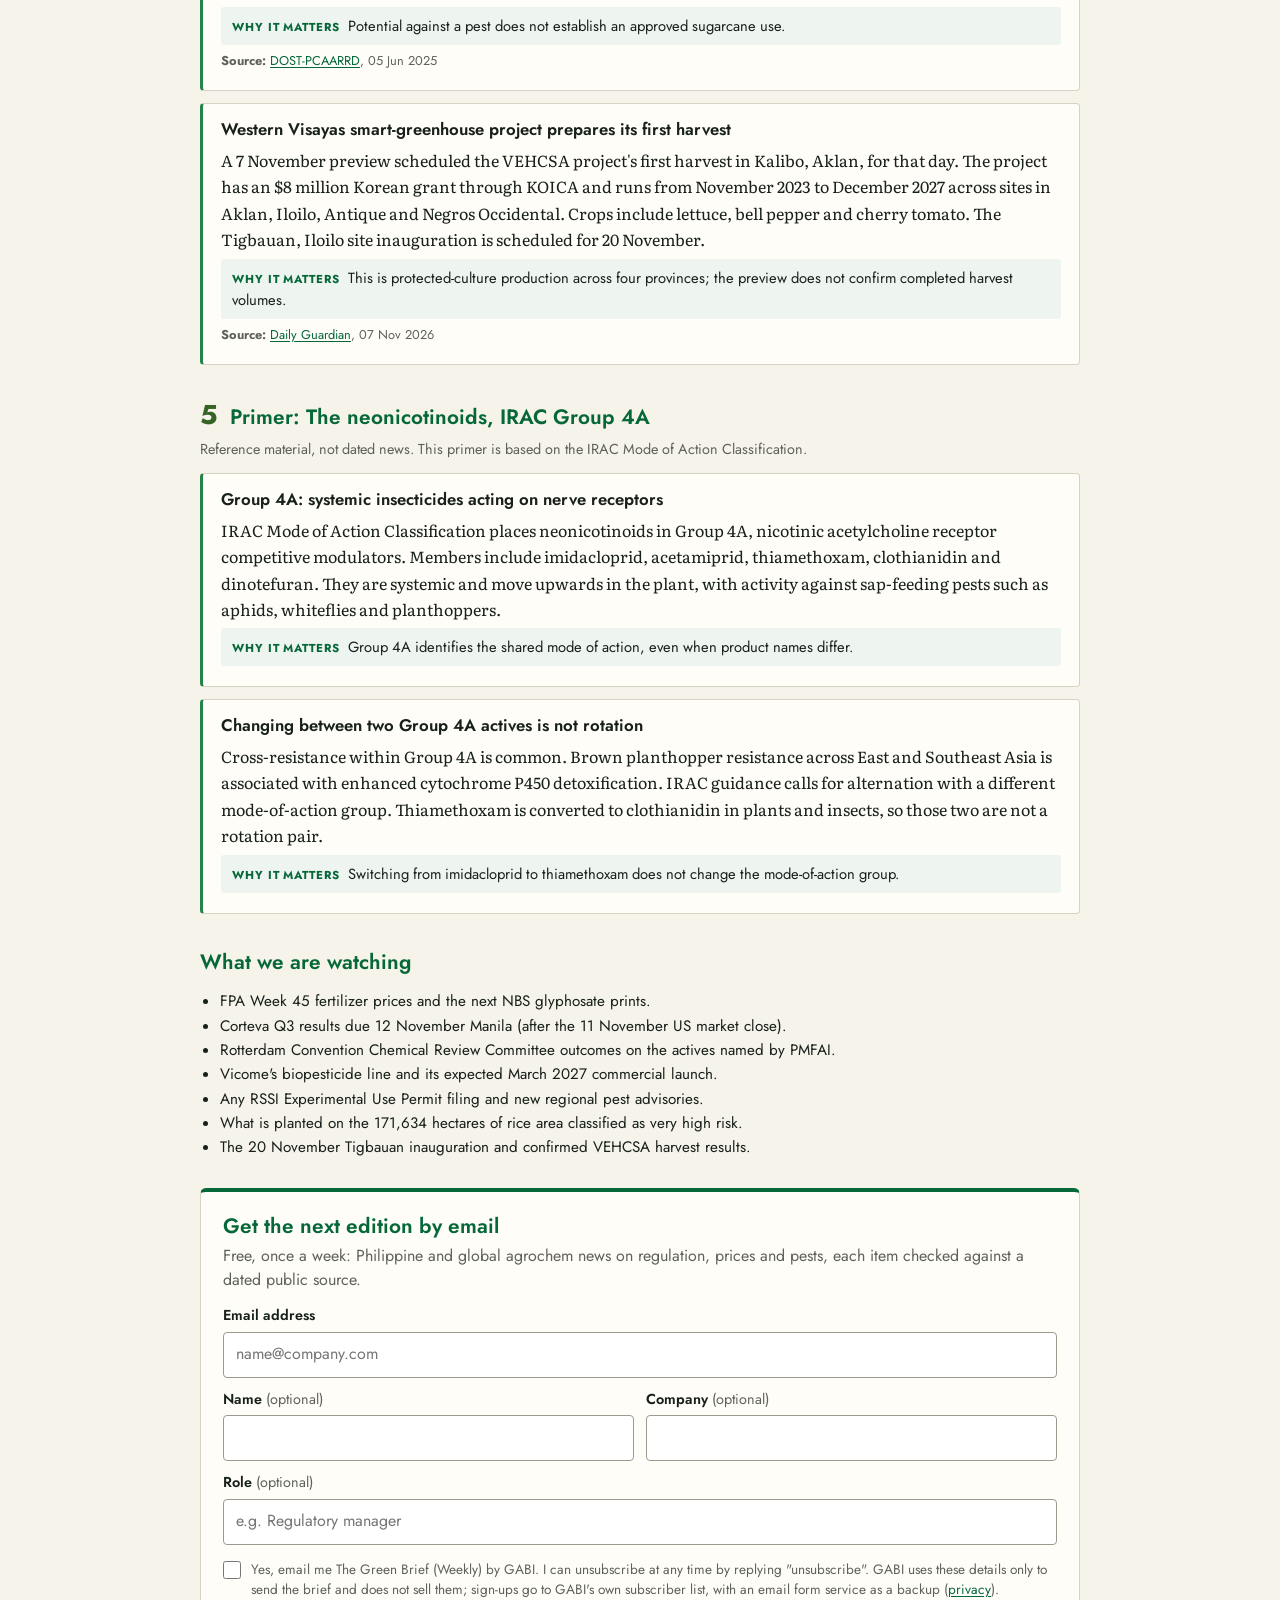
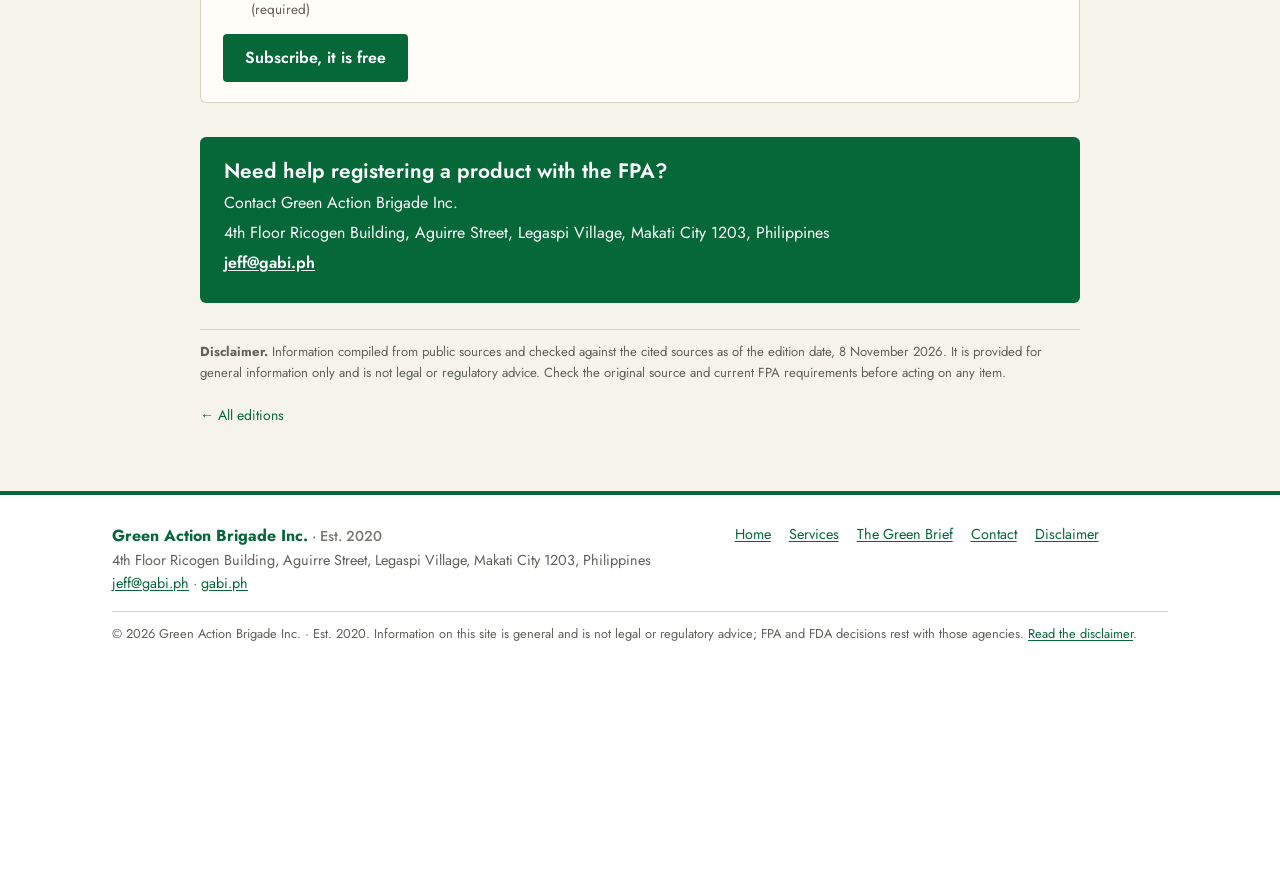
<file: weekly/2026-11-08/index.html>
<!DOCTYPE html>
<html lang="en-PH">
<head>
<!-- Google tag (gtag.js) -->
<script async src="https://www.googletagmanager.com/gtag/js?id=G-E742H0MWL5"></script>
<script>
  window.dataLayer = window.dataLayer || [];
  function gtag(){dataLayer.push(arguments);}
  gtag("js", new Date());
  gtag("config", "G-E742H0MWL5");
</script>
<meta charset="utf-8">
<meta name="viewport" content="width=device-width,initial-scale=1">
<title>The Green Brief - 8 November 2026</title>
<meta name="description" content="Q3 crop-protection sales contracted across several major companies, with Asia-Pacific also under pressure. PAGASA says a very strong El Niño is present, and DA estimates 2026 palay output…">
<link rel="canonical" href="https://gabi.ph/weekly/2026-11-08/">
<meta name="theme-color" content="#066839">
<meta property="og:site_name" content="Green Action Brigade Inc. (GABI)">
<meta property="og:locale" content="en_PH">
<meta property="og:type" content="article">
<meta property="og:title" content="The Green Brief - 8 November 2026">
<meta property="og:description" content="Q3 crop-protection sales contracted across several major companies, with Asia-Pacific also under pressure. PAGASA says a very strong El Niño is present, and DA estimates 2026 palay output…">
<meta property="og:url" content="https://gabi.ph/weekly/2026-11-08/">
<meta property="og:image" content="https://gabi.ph/assets/img/og-weekly.png">
<meta property="og:image:width" content="1200">
<meta property="og:image:height" content="630">
<meta property="og:image:alt" content="GABI logo with the words Green Action Brigade Inc. and a short description">
<meta name="twitter:card" content="summary_large_image">
<meta name="twitter:title" content="The Green Brief - 8 November 2026">
<meta name="twitter:description" content="Q3 crop-protection sales contracted across several major companies, with Asia-Pacific also under pressure. PAGASA says a very strong El Niño is present, and DA estimates 2026 palay output…">
<meta name="twitter:image" content="https://gabi.ph/assets/img/og-weekly.png">
<meta property="article:published_time" content="2026-11-08">
<meta property="article:publisher" content="https://gabi.ph/">
<link rel="icon" href="../../favicon.ico" sizes="any">
<link rel="icon" type="image/png" sizes="32x32" href="../../assets/img/favicon-32.png">
<link rel="apple-touch-icon" href="../../apple-touch-icon.png">
<link rel="manifest" href="../../site.webmanifest">
<link rel="preload" href="../../assets/fonts/jost-normal-latin.woff2" as="font" type="font/woff2" crossorigin>
<link rel="preload" href="../../assets/fonts/literata-normal-latin.woff2" as="font" type="font/woff2" crossorigin>
<link rel="stylesheet" href="../../assets/css/fonts.css?v=5">
<link rel="stylesheet" href="../../assets/css/site.css?v=10">
<script type="application/ld+json">{"@context": "https://schema.org", "@type": "ProfessionalService", "name": "Green Action Brigade Inc.", "alternateName": "GABI", "url": "https://gabi.ph/", "email": "jeff@gabi.ph", "logo": "https://gabi.ph/assets/img/gabi-logo-480.png", "image": "https://gabi.ph/assets/img/og-default.png", "address": {"@type": "PostalAddress", "streetAddress": "4th Floor Ricogen Building, Aguirre Street, Legaspi Village", "addressLocality": "Makati City", "postalCode": "1203", "addressCountry": "PH"}, "areaServed": "PH", "description": "Philippine agrochemical regulatory consultancy: FPA pesticide and fertilizer registration, renewals, labels, EUPs and trials coordination."}</script>
</head>
<body>
<a class="skip" href="#main">Skip to content</a>
<header class="site-header">
 <div class="wrap">
  <a class="brand" href="../../" aria-label="GABI home">
   <picture><source type="image/webp" srcset="../../assets/img/gabi-logo-240.webp"><img src="../../assets/img/gabi-logo-240.png" width="96" height="110" alt="GABI, Green Action Brigade Inc."></picture>
   <span class="brand-name">Green Action Brigade Inc.<small>FPA regulatory consultancy · Makati City</small><small class="est">Est. 2020</small></span>
  </a>
  <nav class="nav" aria-label="Main"><ul><li><a href="../../">Home</a></li><li><a href="../../services.html">Services</a></li><li><a href="../../weekly/" aria-current="page">The Green Brief</a></li><li><a class="btn-nav" href="../../contact.html">Email us</a></li></ul></nav>
 </div>
</header>
<main id="main">
<div class="wrap">
<article class="edition">
 <p class="crumbs"><a href="../../">Home</a> / <a href="../">The Green Brief</a> / 8 November 2026</p>
 <header>
  <span class="kicker">Green Action Brigade Inc. · The Green Brief (Weekly) by GABI</span>
  <h1>The Green Brief - 8 November 2026</h1>
  <div class="midrib dot" aria-hidden="true"></div>
  <p class="meta">Sunday, 8 November 2026 · Covers 1 to 8 November 2026 · Every news item checked against a dated public source</p>
 </header>
 <div class="intro"><span class="lab">This week in Philippine &amp; global agrochem</span><p>Q3 crop-protection sales contracted across several major companies, with Asia-Pacific also under pressure. PAGASA says a very strong El Niño is present, and DA estimates full-year 2026 palay production could be around 1 million MT below 2025. FPA Week 44 puts DAP at ₱3,346.03 per 50 kg bag, up 13.0% since Week 41, while Chinese glyphosate technical rose 2.8% in the October NBS print.</p></div>
 <nav class="edition-toc" aria-label="In this edition"><strong>In this edition</strong><ol><li><a href="#global-industry-and-trends">Global industry and trends</a></li><li><a href="#company-and-innovation-news">Company and innovation news</a></li><li><a href="#philippine-price-monitoring">Philippine price monitoring</a></li><li><a href="#emerging-crops-and-pests">Emerging crops and pests</a></li><li><a href="#primer-the-neonicotinoids-irac-group-4a">Primer: The neonicotinoids, IRAC Group 4A</a></li><li><a href="#what-we-are-watching">What we are watching</a></li></ol></nav>
 <section id="global-industry-and-trends"><h2><span class=num>1</span>Global industry and trends</h2><article class=item><h3>Q3 crop-protection contraction reaches Asia-Pacific</h3><p>BASF Agricultural Solutions&#x27; Q3 crop-protection sales fell 23.8% to $1.30 billion. Bayer Crop Science crop-protection sales fell 4.0% to $2.39 billion, and the Crop Science division&#x27;s sales in Asia-Pacific fell 11.8% on an adjusted basis. FMC group revenue fell 80% to $106 million; Asia excluding India fell to $91 million from $99 million.</p><p class=why><b>Why it matters</b>Lower originator prices narrow the price gap that generic products must compete against in the Philippines.</p><p class=src><b>Sources:</b> <a href="https://www.global-agriculture.com/crop-protection/q3-2026-agribusiness-results-seeds-hold-firm-as-crop-protection-slides/" target=_blank rel="noopener">Global Agriculture</a>, 06 Nov 2026 · <a href="https://investors.fmc.com/news/news-details/2026/FMC-Corporation-Reports-Third-Quarter-2026-Results-and-Revised-Fourth-Quarter-Outlook/default.aspx" target=_blank rel="noopener">FMC results</a>, 29 Oct 2026</p></article><article class=item><h3>EU residue limits took effect on 5 November</h3><p>Commission Regulation (EU) 2026/2289 sets the prothioconazole maximum residue limit on rice at 0.03 mg/kg. Adopted on 15 October and published on 16 October 2026, it entered into force on 5 November. The regulation also revises limits for acequinocyl, deltamethrin, dodine, maleic hydrazide and pinoxaden.</p><p class=why><b>Why it matters</b>Rice bound for the EU must meet this residue ceiling, making pre-harvest intervals relevant to export plans.</p><p class=src><b>Source:</b> <a href="https://eur-lex.europa.eu/eli/reg/2026/2289/oj/eng" target=_blank rel="noopener">EUR-Lex, Regulation (EU) 2026/2289</a>, 16 October 2026</p></article><article class=item><h3>PMFAI calls for more Indian technical production</h3><p>At its 4 November Mumbai meeting, PMFAI called for more domestic synthesis of technical-grade pesticides and intermediates amid raw-material and logistics pressures. It also described its presentations to the Rotterdam Convention&#x27;s Chemical Review Committee on fipronil, profenofos, phenthoate, ethion, quinalphos, cypermethrin EC at 10% and 35%, and emamectin benzoate 5% SG.</p><p class=why><b>Why it matters</b>Chemical Review Committee attention is an early signal of regulatory pressure, ahead of national action.</p><p class=src><b>Source:</b> <a href="https://www.global-agriculture.com/agriculture-industry/pmfai-58th-agm-calls-for-stronger-domestic-agrochemical-manufacturing-to-reduce-supply-chain-risks/" target=_blank rel="noopener">Global Agriculture</a>, 06 Nov 2026</p></article><article class=item><h3>Also in the news</h3><ul class=bl><li>Brazilian pesticide prices are sliding under generic competition. Ato No. 69 of 4 November covers 14 registration requests, not approvals. The 78 registrations under Ato No. 68 date to 28 October and are background.<span class=src> Source: <a href="https://www.global-agriculture.com/crop-protection/brazil-pesticide-prices-slide-as-generic-competition-intensifies/" target=_blank rel="noopener">Global Agriculture</a>, 06 Nov 2026</span></li><li>Hikal announced a multi-year manufacturing agreement with an unnamed European agrochemical company on 2 November. Commercial supplies are expected towards the end of FY 2026-27; the molecule and contract value were not disclosed.<span class=src> Source: <a href="https://www.hikal.com/uploads/documents/PressRelease-HikallimitedsignsMulti-yearGlobalCDMOcontractwithleadingAgrochemicalCompany.pdf" target=_blank rel="noopener">Hikal press release</a>, 02 Nov 2026</span></li><li>Biotalys received Dutch permission for large-scale demonstration and commercial field trials of EVOCA NG against Botrytis and powdery mildew on tomatoes, cucumbers and strawberries. This is trial permission, not full product registration.<span class=src> Source: <a href="https://www.globenewswire.com/news-release/2026/11/03/3393888/0/en/biotalys-first-commercial-biofungicide-evoca-ng-approved-for-large-scale-commercial-field-trials-in-the-netherlands.html" target=_blank rel="noopener">Biotalys release, GlobeNewswire</a>, 03 Nov 2026</span></li></ul><p class=why><b>Why it matters</b>Generic competition, manufacturing agreements and biological trials show different stages of products moving towards market.</p></article></section><section id="company-and-innovation-news"><h2><span class=num>2</span>Company and innovation news</h2><p class=sintro>None of these announcements names the Philippines as a market. They are included as signals of where crop-protection technology is heading.</p><article class=item><h3>Anhui Huaxing and Silicon Gene agree to develop RNA pesticides</h3><p>Anhui Huaxing Chemical Industry, a Qilu Pharmaceutical Group subsidiary, signed a technology development agreement with Shanghai&#x27;s Silicon Gene on 28 October. Reported on 2 November, the agreement covers development and field application of RNA-based pesticides in China. No individual molecule is named.</p><p class=why><b>Why it matters</b>The programme covers precision pest control, plant immune induction and nutritional enhancement.</p><p class=src><b>Source:</b> <a href="https://news.agropages.com/News/NewsDetail---59362.htm" target=_blank rel="noopener">AgroPages</a>, 02 Nov 2026</p></article><article class=item><h3>Vicome prepares a biopesticide line for March 2027</h3><p>Shandong Vicome Greenland Chemical is commissioning a biopesticide line, with commercial launch expected in March 2027. Its rice blast biopesticide has completed public notification. The Bacillus velezensis GSBM05 strain and technology transfer agreement dates to 10 September 2026. Vicome also holds two microbial fertiliser registrations covering grapes, cucumbers, tomatoes and potatoes.</p><p class=why><b>Why it matters</b>The company is developing both microbial fertiliser and crop-protection uses.</p><p class=src><b>Source:</b> <a href="https://news.agropages.com/News/NewsDetail---59361.htm" target=_blank rel="noopener">AgroPages</a>, 02 Nov 2026</p></article><article class=item><h3>Sharda Cropchem reports higher Q2 FY27 revenue and profit</h3><p>Revenue rose 13% to Rs. 1,052 crore, EBITDA rose 18% to Rs. 164 crore and PAT rose 23% to Rs. 92 crore. Gross margin was 35.9%.</p><p class=why><b>Why it matters</b>Sharda&#x27;s revenue and profit both grew in the quarter.</p><p class=src><b>Source:</b> <a href="https://agrospectrumindia.com/news/9/35092/sharda-cropchem-posts-revenue-growth-of-13-yoy-to-rs-1052-cr-in-q2-fy27-.html" target=_blank rel="noopener">AgroSpectrum India, Sharda Q2 FY27</a>, 03 Nov 2026</p></article><article class=item><h3>Dr Heinisch announces nano copper registrations in four Indian states</h3><p>Dr Heinisch Agro Solutions India announced on 5 November that its AgroCuprum nano copper fertiliser is registered in Himachal Pradesh, Haryana, Karnataka and Rajasthan. The company recommends it for tomato, chilli, capsicum, cucumber and pomegranate.</p><p class=why><b>Why it matters</b>The announcement concerns nutrient technology for vegetables and high-value crops.</p><p class=src><b>Source:</b> <a href="https://www.theweek.in/wire-updates/business/2026/11/05/germany-s-dr-heinisch-agro-solutions-wins-registration-for-nano-copper-fertilizer-in-4-indian-states.html" target=_blank rel="noopener">PTI via The Week</a>, 05 Nov 2026</p></article></section><section id="philippine-price-monitoring"><h2><span class=num>3</span>Philippine price monitoring</h2><article class=item><h3>FPA Week 44: DAP reaches ₱3,346.03 per bag</h3><p>FPA Week 44 covers 26 to 30 October 2026 and was digitally signed on 3 November. DAP rose 4.1% from Week 43&#x27;s ₱3,213.22 and 13.0% from Week 41&#x27;s ₱2,960.63. Week 45 was not found.</p><div class="tw" role="region" aria-label="Data table" tabindex="0"><table><tr><th>Grade</th><th>Week 44</th><th>Week 43</th><th>Week 41</th></tr><tr><td>Urea, prilled 46-0-0</td><td>₱2,273.25</td><td>₱2,268.67</td><td>₱2,241.41</td></tr><tr><td>Urea, granular 46-0-0</td><td>₱2,224.57</td><td>₱2,241.43</td><td>₱2,260.39</td></tr><tr><td>Ammonium sulfate 21-0-0</td><td>₱1,318.44</td><td>₱1,265.62</td><td>₱1,238.95</td></tr><tr><td>Complete 14-14-14</td><td>₱1,977.86</td><td>₱1,955.45</td><td>₱1,897.00</td></tr><tr><td>Ammonium phosphate 16-20-0</td><td>₱1,827.84</td><td>₱1,834.06</td><td>₱1,749.58</td></tr><tr><td>Muriate of potash 0-0-60</td><td>₱1,669.93</td><td>₱1,665.98</td><td>₱1,673.88</td></tr><tr><td>DAP 18-46-0</td><td>₱3,346.03</td><td>₱3,213.22</td><td>₱2,960.63</td></tr></table></div><p class=tnote>National weighted average per 50 kg bag. Week 44: 26 to 30 October; Week 43: 19 to 23 October; Week 41: 5 to 9 October 2026. These are reference-week averages, not 8 November prices.</p><p class=why><b>Why it matters</b>DAP and ammonium sulfate rose in the latest week, while granular urea eased.</p><p class=src><b>Sources:</b> <a href="https://fpa.da.gov.ph/wp-content/uploads/2026/11/WFP-WK44-2026.sgd_.pdf" target=_blank rel="noopener">FPA WFP Week 44 PDF</a>, 26 to 30 October 2026; digitally signed 03 November 2026 · <a href="https://fpa.da.gov.ph/wp-content/uploads/2026/10/WFP-WK43-2026.sgd_.pdf" target=_blank rel="noopener">FPA Week 43</a>, 19 to 23 October 2026 · <a href="https://fpa.da.gov.ph/wp-content/uploads/2026/10/WFP-WK41-2026.sgd_-1.pdf" target=_blank rel="noopener">WFP-WK41-2026.sgd_-1.pdf</a>, 05 to 09 October 2026</p></article><article class=item><h3>Chinese glyphosate technical rose 2.8% in an October print</h3><p>The NBS average for glyphosate technical, 95%, was 29,035.7 yuan per tonne for 11 to 20 October 2026, up 785.7 yuan or 2.8% from 28,250.0 yuan for 21 to 30 September. Covered on 2 November, this is an October price, not a November quote.</p><p class=why><b>Why it matters</b>The NBS comparison is with late September; there was no early-October bulletin because of the National Day holiday.</p><p class=src><b>Sources:</b> <a href="https://www.global-agriculture.com/crop-protection/chinas-glyphosate-technical-price-climbs-2-8-in-october/" target=_blank rel="noopener">Global Agriculture</a>, 02 Nov 2026 · <a href="https://www.stats.gov.cn/sj/zxfbhjd/202610/t20261023_1965679.html" target=_blank rel="noopener">NBS</a>, 11 to 20 October 2026 price period</p></article><article class=item><h3>Also in the news</h3><ul class=bl><li>October rice inflation was 20.7% year on year and corn inflation 19.3%. Headline inflation rose to 7.8% from September&#x27;s 7.2%.<span class=src> Source: <a href="https://news.abs-cbn.com/news/2026/11/5/ph-inflation-surges-to-near-four-year-high-of-7-8-2152" target=_blank rel="noopener">ABS-CBN</a>, 05 Nov 2026</span></li><li>DA Memorandum Circular No. 49, dated 19 October and covered on 4 November, provides for regional floor prices for palay procured by government agencies and LGUs. It is not a blanket minimum for private transactions.<span class=src> Source: <a href="https://businessmirror.com.ph/2026/11/04/da-issues-implementing-rules-for-setting-rice-floor-price/" target=_blank rel="noopener">BusinessMirror</a>, 04 Nov 2026</span></li></ul><p class=why><b>Why it matters</b>The inflation figures and government procurement rules give context for rice prices.</p></article></section><section id="emerging-crops-and-pests"><h2><span class=num>4</span>Emerging crops and pests</h2><article class=item><h3>Very strong El Niño and a lower 2026 palay estimate</h3><p>PAGASA said on 4 November that a very strong El Niño is present. For November, it expects below-normal to way-below-normal rainfall over most of the country. DA estimates that full-year 2026 palay production could be around 1 million MT below 2025, and expects more significant El Niño effects in the first half of 2027. The 2026 decline is not attributable solely to El Niño. Recorded agricultural losses stood at ₱8.57 billion as of 21 October, across 288,058 farmers and 291,154 hectares.</p><p class=why><b>Why it matters</b>The palay figure is a full-year estimate against 2025, while the peso damage tally is a dated assessment of losses already recorded.</p><p class=src><b>Sources:</b> <a href="https://pagasa.dost.gov.ph/press-release/233" target=_blank rel="noopener">PAGASA press release</a>, 04 Nov 2026 · <a href="https://www.da.gov.ph/da-strengthens-rice-production-safeguards-ahead-of-intensifying-el-nino/" target=_blank rel="noopener">DA</a> · <a href="https://www.global-agriculture.com/farming-agriculture/philippines-warns-el-nino-could-slash-rice-output-in-2027/" target=_blank rel="noopener">Global Agriculture</a>, 05 Nov 2026</p></article><article class=item><h3>PCAFI warns of pest pressure, including RSSI</h3><p>PCAFI president Danilo Fausto warned that drought could intensify fall armyworm, stemborer and red-striped soft scale insect on Negros sugarcane. This is a warning, not a confirmed new outbreak. No official Regional Crop Protection Center or BPI-CPMD pest advisory dated 1 to 8 November 2026 was located in the routes searched. That is not proof none was issued.</p><p class=why><b>Why it matters</b>A drought-related pest warning should be kept distinct from an official outbreak advisory.</p><p class=src><b>Source:</b> <a href="https://businessmirror.com.ph/2026/11/04/phl-must-also-guard-against-pest-infestation/" target=_blank rel="noopener">BusinessMirror</a>, 04 Nov 2026</p></article><article class=item><h3>RSSI candidate insecticides: the dated registration gap</h3><p>A DOST-PCAARRD summary of 5 June 2025 records the National Crop Protection Center identifying buprofezin, dinotefuran, phenthoate, pymetrozine and thiamethoxam as having potential against RSSI. None was registered for use on sugarcane at that time. Their registration status on 8 November 2026 is not established here.</p><p class=why><b>Why it matters</b>Potential against a pest does not establish an approved sugarcane use.</p><p class=src><b>Source:</b> <a href="https://ispweb.pcaarrd.dost.gov.ph/philippine-sugar-stable-prices-offer-relief-output-exceeds-targets-but-pest-threat-and-unauthorized-sugar-imports-pose-risks/" target=_blank rel="noopener">DOST-PCAARRD</a>, 05 Jun 2025</p></article><article class=item><h3>Western Visayas smart-greenhouse project prepares its first harvest</h3><p>A 7 November preview scheduled the VEHCSA project&#x27;s first harvest in Kalibo, Aklan, for that day. The project has an $8 million Korean grant through KOICA and runs from November 2023 to December 2027 across sites in Aklan, Iloilo, Antique and Negros Occidental. Crops include lettuce, bell pepper and cherry tomato. The Tigbauan, Iloilo site inauguration is scheduled for 20 November.</p><p class=why><b>Why it matters</b>This is protected-culture production across four provinces; the preview does not confirm completed harvest volumes.</p><p class=src><b>Source:</b> <a href="https://www.dailyguardian.com.ph/blog/da-koica-to-launch-aklan-smart-greenhouse-harvest" target=_blank rel="noopener">Daily Guardian</a>, 07 Nov 2026</p></article></section><section id="primer-the-neonicotinoids-irac-group-4a"><h2><span class=num>5</span>Primer: The neonicotinoids, IRAC Group 4A</h2><p class=sintro>Reference material, not dated news. This primer is based on the IRAC Mode of Action Classification.</p><article class=item><h3>Group 4A: systemic insecticides acting on nerve receptors</h3><p>IRAC Mode of Action Classification places neonicotinoids in Group 4A, nicotinic acetylcholine receptor competitive modulators. Members include imidacloprid, acetamiprid, thiamethoxam, clothianidin and dinotefuran. They are systemic and move upwards in the plant, with activity against sap-feeding pests such as aphids, whiteflies and planthoppers.</p><p class=why><b>Why it matters</b>Group 4A identifies the shared mode of action, even when product names differ.</p></article><article class=item><h3>Changing between two Group 4A actives is not rotation</h3><p>Cross-resistance within Group 4A is common. Brown planthopper resistance across East and Southeast Asia is associated with enhanced cytochrome P450 detoxification. IRAC guidance calls for alternation with a different mode-of-action group. Thiamethoxam is converted to clothianidin in plants and insects, so those two are not a rotation pair.</p><p class=why><b>Why it matters</b>Switching from imidacloprid to thiamethoxam does not change the mode-of-action group.</p></article></section><section id="what-we-are-watching"><h2>What we are watching</h2><ul class=watch><li>FPA Week 45 fertilizer prices and the next NBS glyphosate prints.</li><li>Corteva Q3 results due 12 November Manila (after the 11 November US market close).</li><li>Rotterdam Convention Chemical Review Committee outcomes on the actives named by PMFAI.</li><li>Vicome&#x27;s biopesticide line and its expected March 2027 commercial launch.</li><li>Any RSSI Experimental Use Permit filing and new regional pest advisories.</li><li>What is planted on the 171,634 hectares of rice area classified as very high risk.</li><li>The 20 November Tigbauan inauguration and confirmed VEHCSA harvest results.</li></ul></section>
 <section class="subscribe card" aria-labelledby="sub-edition-h">
 <h2 id="sub-edition-h">Get the next edition by email</h2>
 <p>Free, once a week: Philippine and global agrochem news on regulation, prices and pests, each item checked against a dated public source.</p>
 <form action="https://formsubmit.co/b0a8efc74737ae92e1e23c22b9d89d96" method="POST" accept-charset="UTF-8" data-gb-signup>
  <input type="hidden" name="_subject" value="New Green Brief subscriber"><input type="hidden" name="_template" value="table"><input type="hidden" name="_captcha" value="true"><input type="hidden" name="signup_page" value="edition 2026-11-08"><input type="hidden" name="_next" value="https://gabi.ph/weekly/subscribe/thanks/" data-next="../../weekly/subscribe/thanks/"><div class="hp" aria-hidden="true"><label>Leave this empty<input type="text" name="_honey" tabindex="-1" autocomplete="off"></label></div><div class="sub-grid"><label class="full" for="sub-edition-email"><span class="lt">Email address</span><input id="sub-edition-email" type="email" name="email" required autocomplete="email" placeholder="name@company.com"></label><label for="sub-edition-name"><span class="lt">Name <em>(optional)</em></span><input id="sub-edition-name" type="text" name="name" autocomplete="name"></label><label for="sub-edition-company"><span class="lt">Company <em>(optional)</em></span><input id="sub-edition-company" type="text" name="company" autocomplete="organization"></label><label class="full" for="sub-edition-role"><span class="lt">Role <em>(optional)</em></span><input id="sub-edition-role" type="text" name="role" autocomplete="organization-title" placeholder="e.g. Regulatory manager"></label></div>
  <label class="consent"><input type="checkbox" name="consent" value="yes" required> <span>Yes, email me The Green Brief (Weekly) by GABI. I can unsubscribe at any time by replying "unsubscribe". GABI uses these details only to send the brief and does not sell them; sign-ups go to GABI's own subscriber list, with an email form service as a backup (<a href="../../disclaimer.html#privacy">privacy</a>). <em>(required)</em></span></label>
  <button class="btn btn-green" type="submit">Subscribe, it is free</button>
 </form>
</section>
 <aside class="edition-cta" aria-label="Contact GABI">
  <h2>Need help registering a product with the FPA?</h2>
  <p>Contact Green Action Brigade Inc.</p>
  <p>4th Floor Ricogen Building, Aguirre Street, Legaspi Village, Makati City 1203, Philippines</p>
  <p><a href="../../contact.html">jeff@gabi.ph</a></p>
  <!-- Phone slot: <p><a href="tel:+63XXXXXXXXXX">+63 X XXXX XXXX</a></p> -->
 </aside>
 <p class="disc"><b>Disclaimer.</b> Information compiled from public sources and checked against the cited sources as of the edition date, 8 November 2026. It is provided for general information only and is not legal or regulatory advice. Check the original source and current FPA requirements before acting on any item.</p>
 <p class="crumbs"><a href="../">← All editions</a></p>
</article>
</div>
<script>/* point the post-submit redirect at the host the page is served from */
document.querySelectorAll('input[data-next]').forEach(function(i){if(location.protocol.indexOf('http')===0){i.value=new URL(i.getAttribute('data-next'),location.href).href;}});</script>
<script src="../../assets/js/signup.js" defer></script>
</main>
<footer class="site-footer">
 <div class="wrap">
  <div>
   <strong>Green Action Brigade Inc.</strong> <span class="est">· Est. 2020</span>
   <address>4th Floor Ricogen Building, Aguirre Street, Legaspi Village, Makati City 1203, Philippines<br><a href="../../contact.html">jeff@gabi.ph</a> · <a href="https://gabi.ph/">gabi.ph</a>
   <!-- Phone: add when ready, e.g. <br><a href="tel:+63XXXXXXXXXX">+63 X XXXX XXXX</a> --></address>
  </div>
  <nav aria-label="Footer"><ul>
   <li><a href="../../">Home</a></li><li><a href="../../services.html">Services</a></li>
   <li><a href="../../weekly/">The Green Brief</a></li><li><a href="../../contact.html">Contact</a></li>
   <li><a href="../../disclaimer.html">Disclaimer</a></li>
  </ul></nav>
  <p class="legal">© 2026 Green Action Brigade Inc. · Est. 2020. Information on this site is general and is not legal or regulatory advice; FPA and FDA decisions rest with those agencies. <a href="../../disclaimer.html">Read the disclaimer</a>.</p>
 </div>
</footer>
<div class="fab-stack" role="group" aria-label="Page controls">
<button type="button" class="home-fab" data-page-scroll="up" aria-label="Page up" title="Page up"><svg viewBox="0 0 24 24" fill="none" stroke="currentColor" stroke-width="2" stroke-linecap="round" stroke-linejoin="round" aria-hidden="true"><path d="m6 14 6-6 6 6"/></svg></button>
<button type="button" class="home-fab" data-page-scroll="down" aria-label="Page down" title="Page down"><svg viewBox="0 0 24 24" fill="none" stroke="currentColor" stroke-width="2" stroke-linecap="round" stroke-linejoin="round" aria-hidden="true"><path d="m6 10 6 6 6-6"/></svg></button>
<a class="home-fab" href="../../" aria-label="Back to home" title="Home"><svg viewBox="0 0 24 24" fill="none" stroke="currentColor" stroke-width="2" stroke-linecap="round" stroke-linejoin="round" aria-hidden="true"><path d="M3 10.5 12 3l9 7.5"/><path d="M5 9.5V20a1 1 0 0 0 1 1h4v-6h4v6h4a1 1 0 0 0 1-1V9.5"/></svg></a>
</div>
<script src="../../assets/js/page-scroll.js?v=2" defer></script>
</body>
</html>
</file>
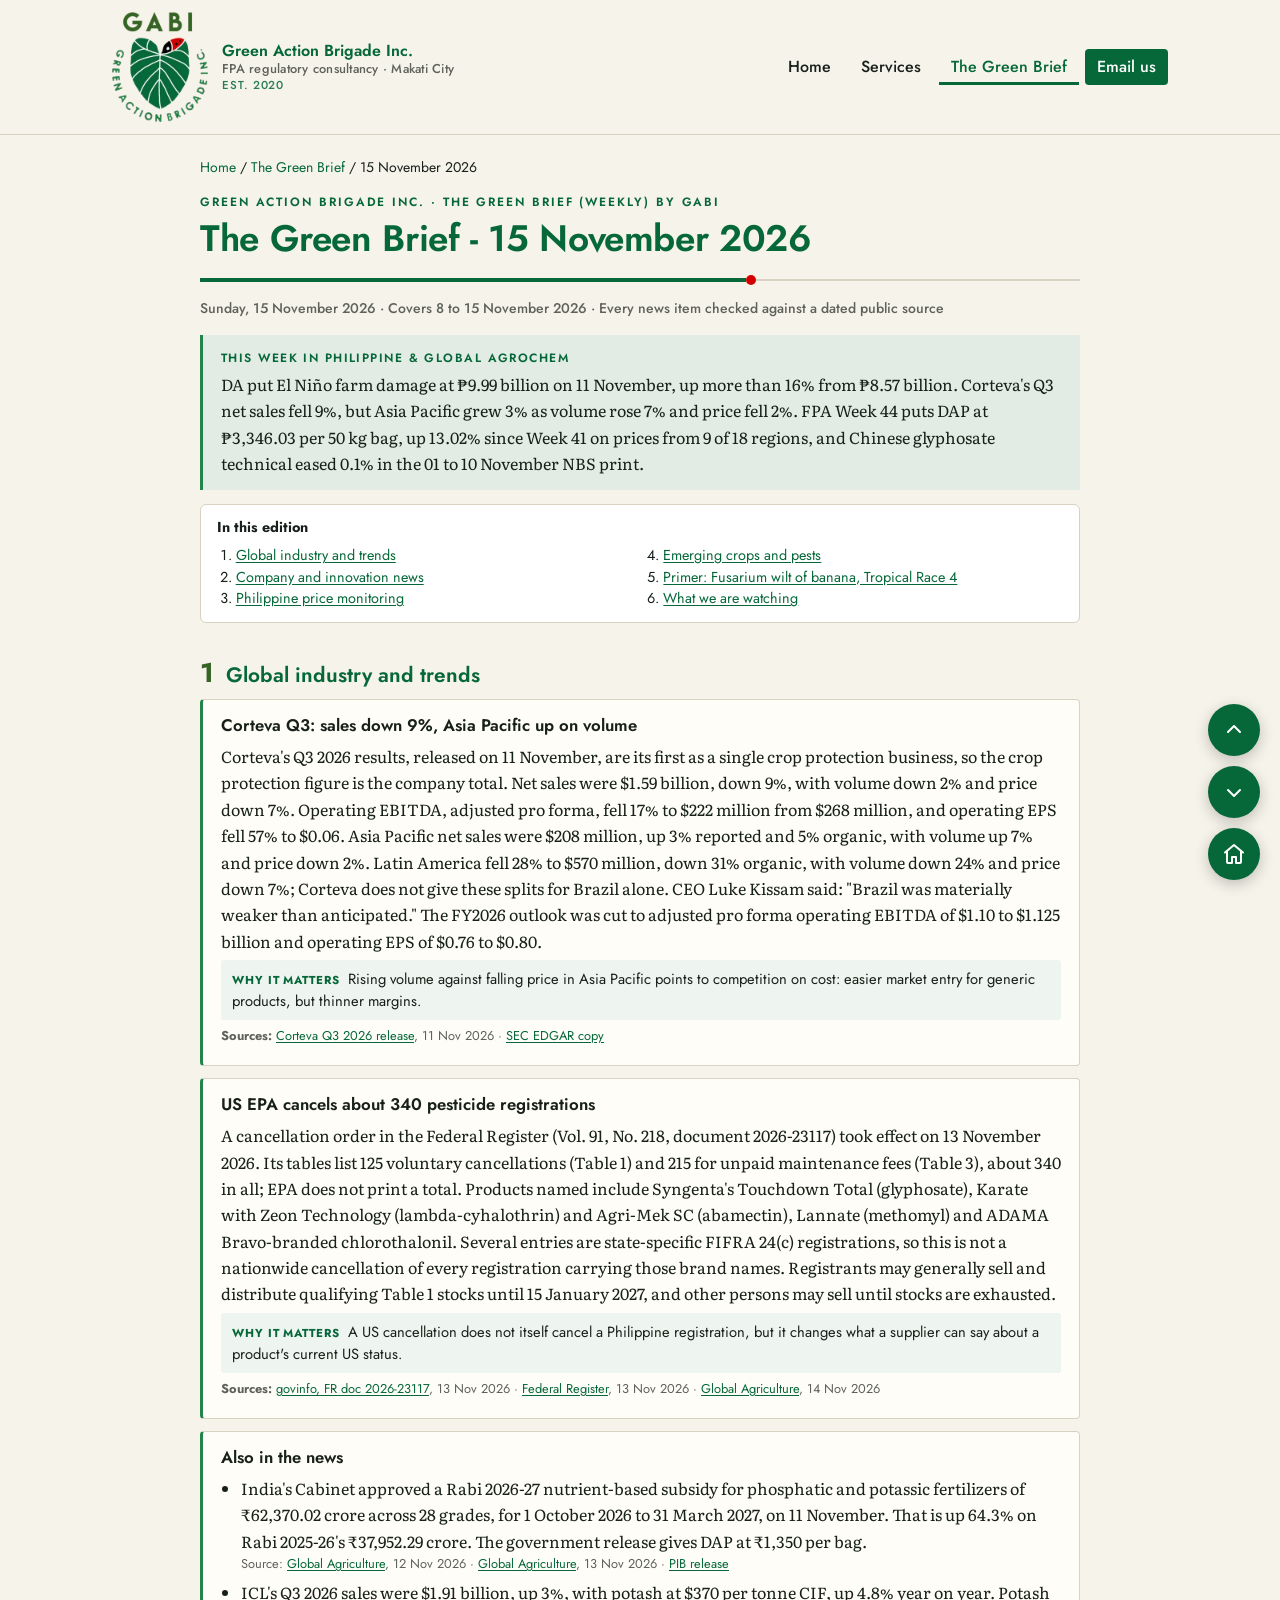
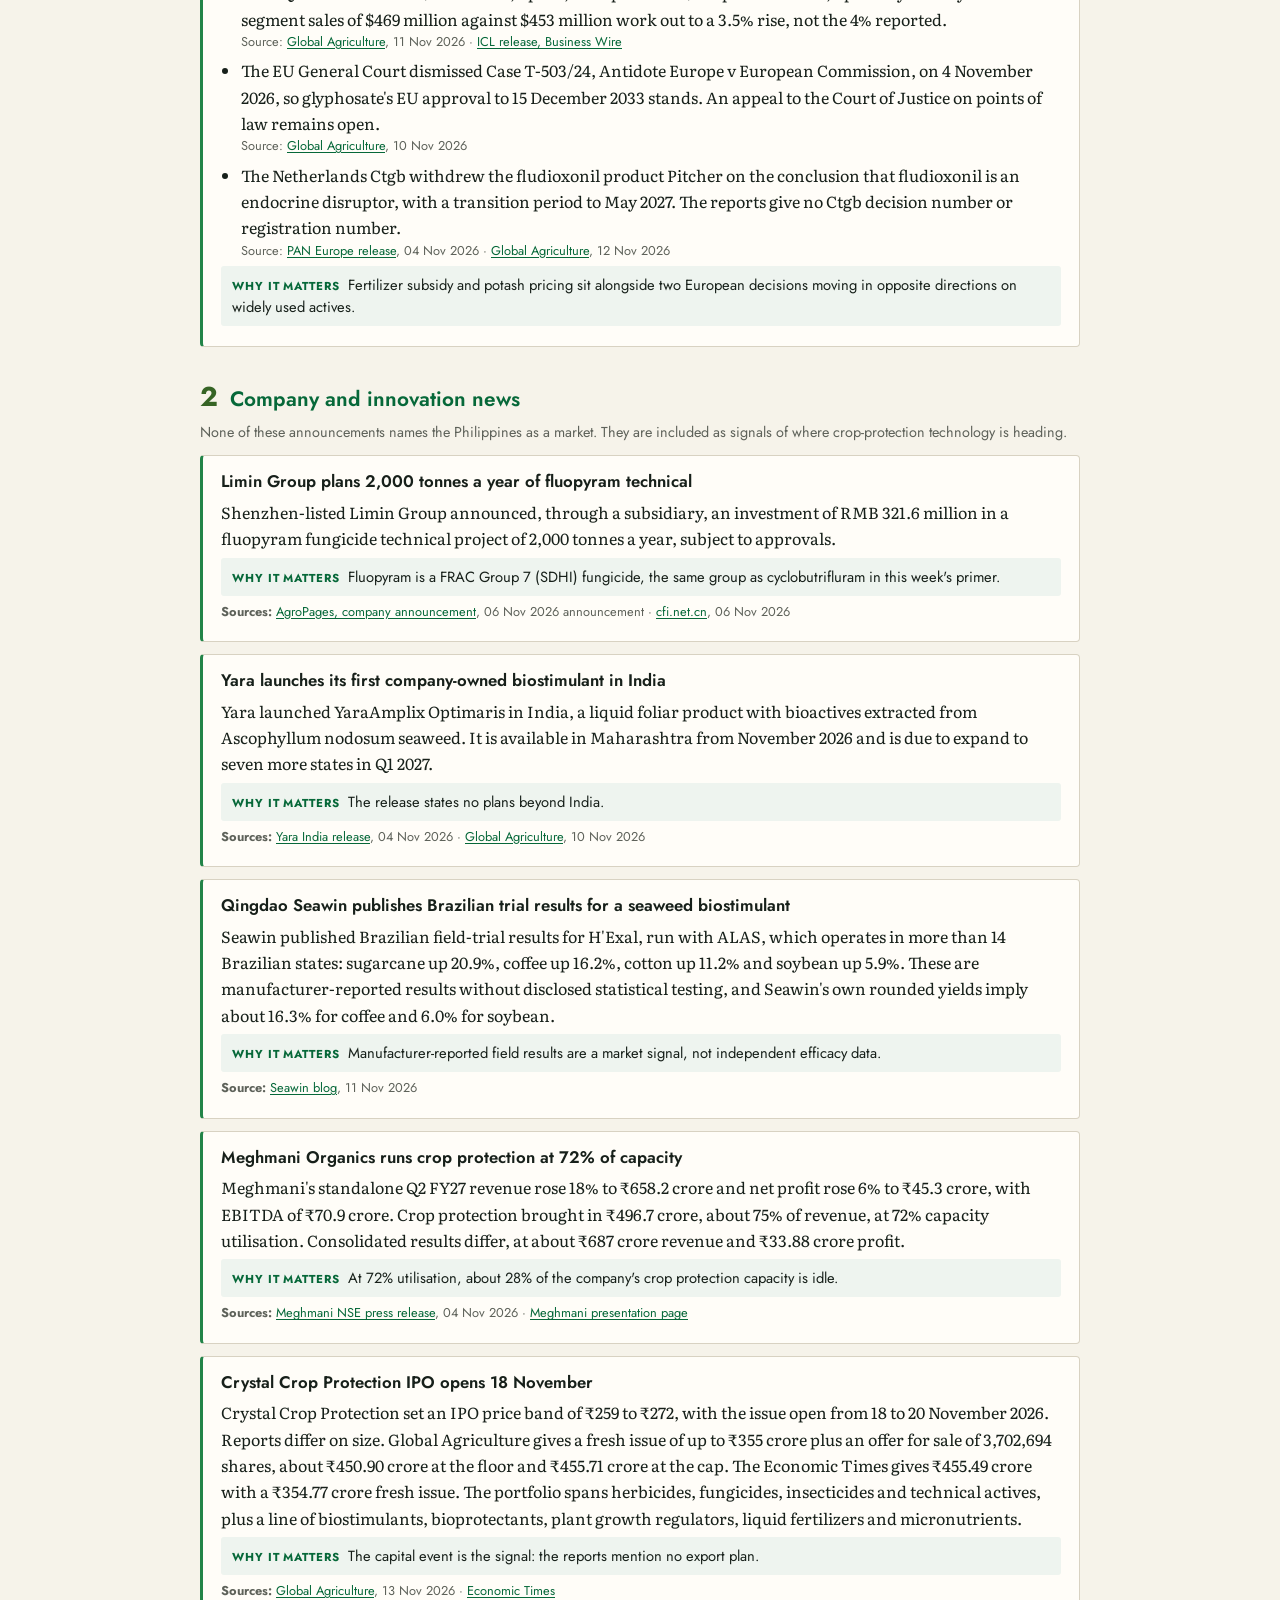
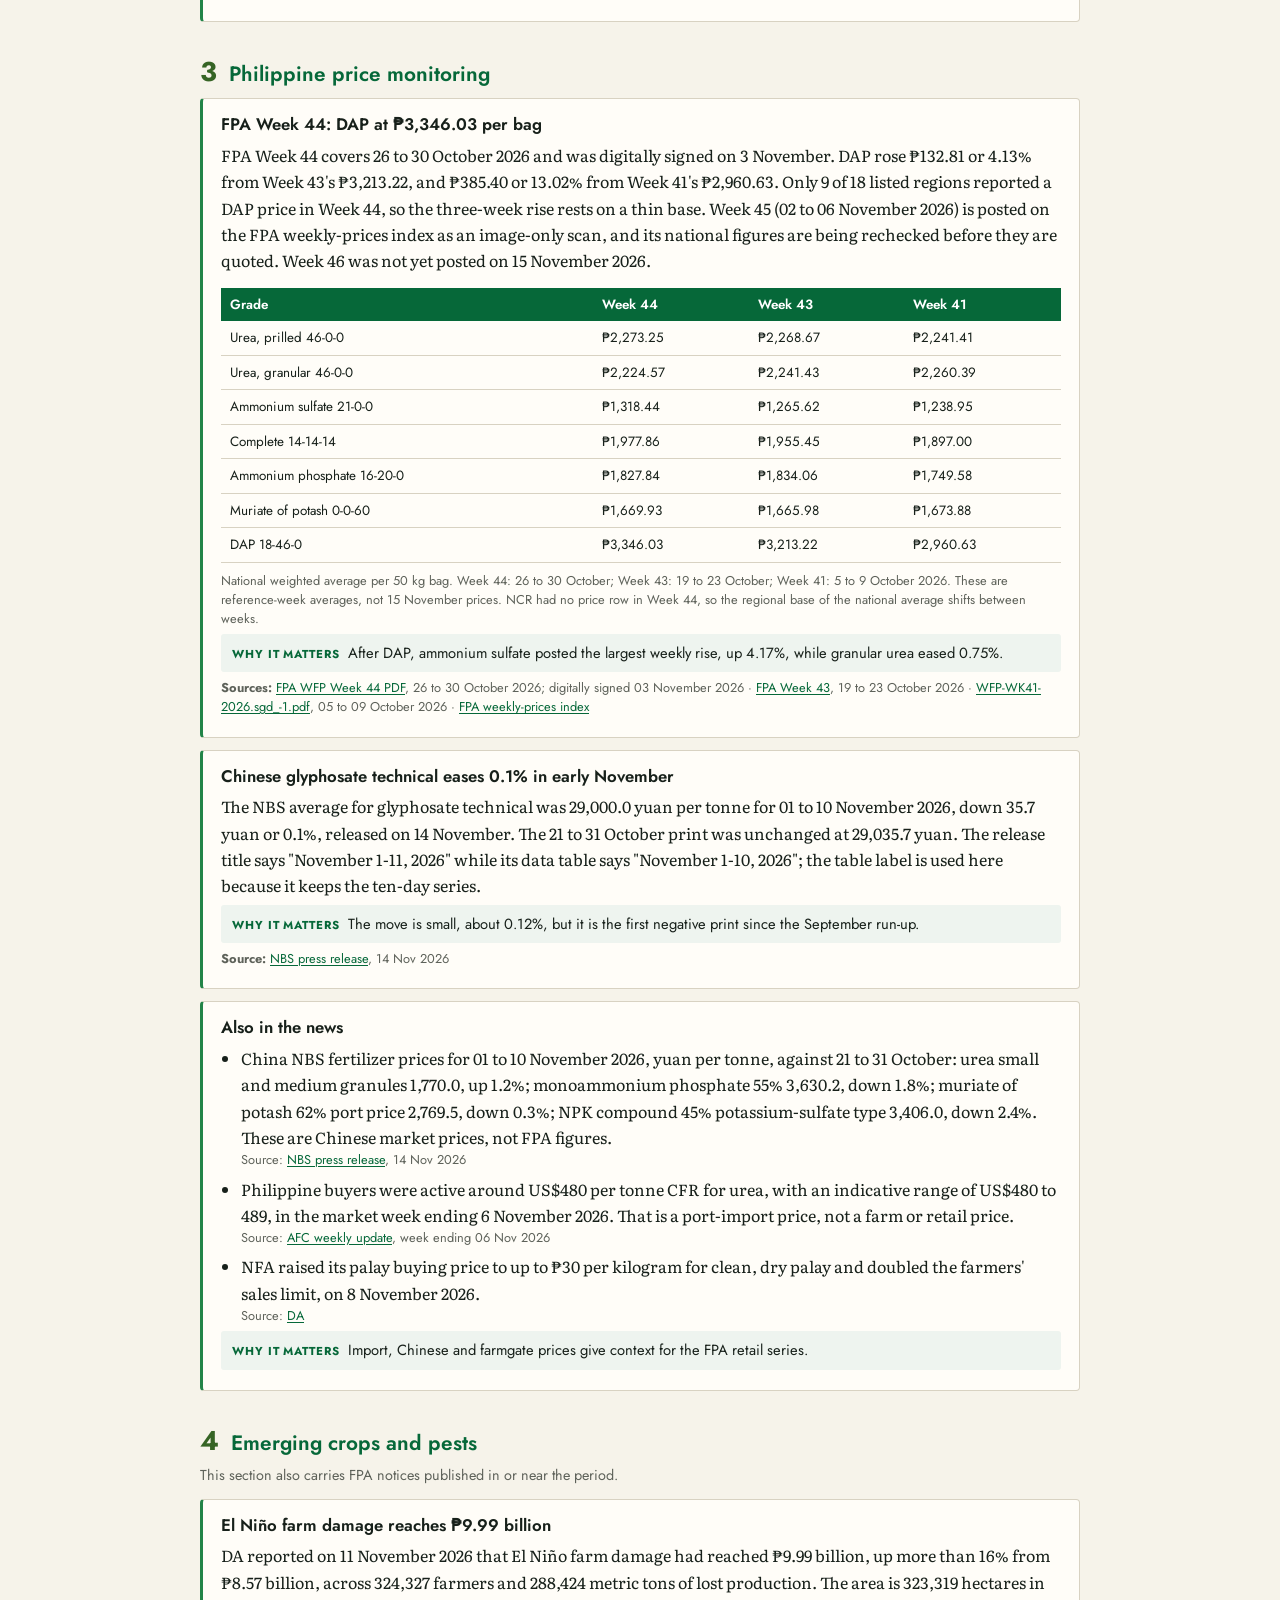
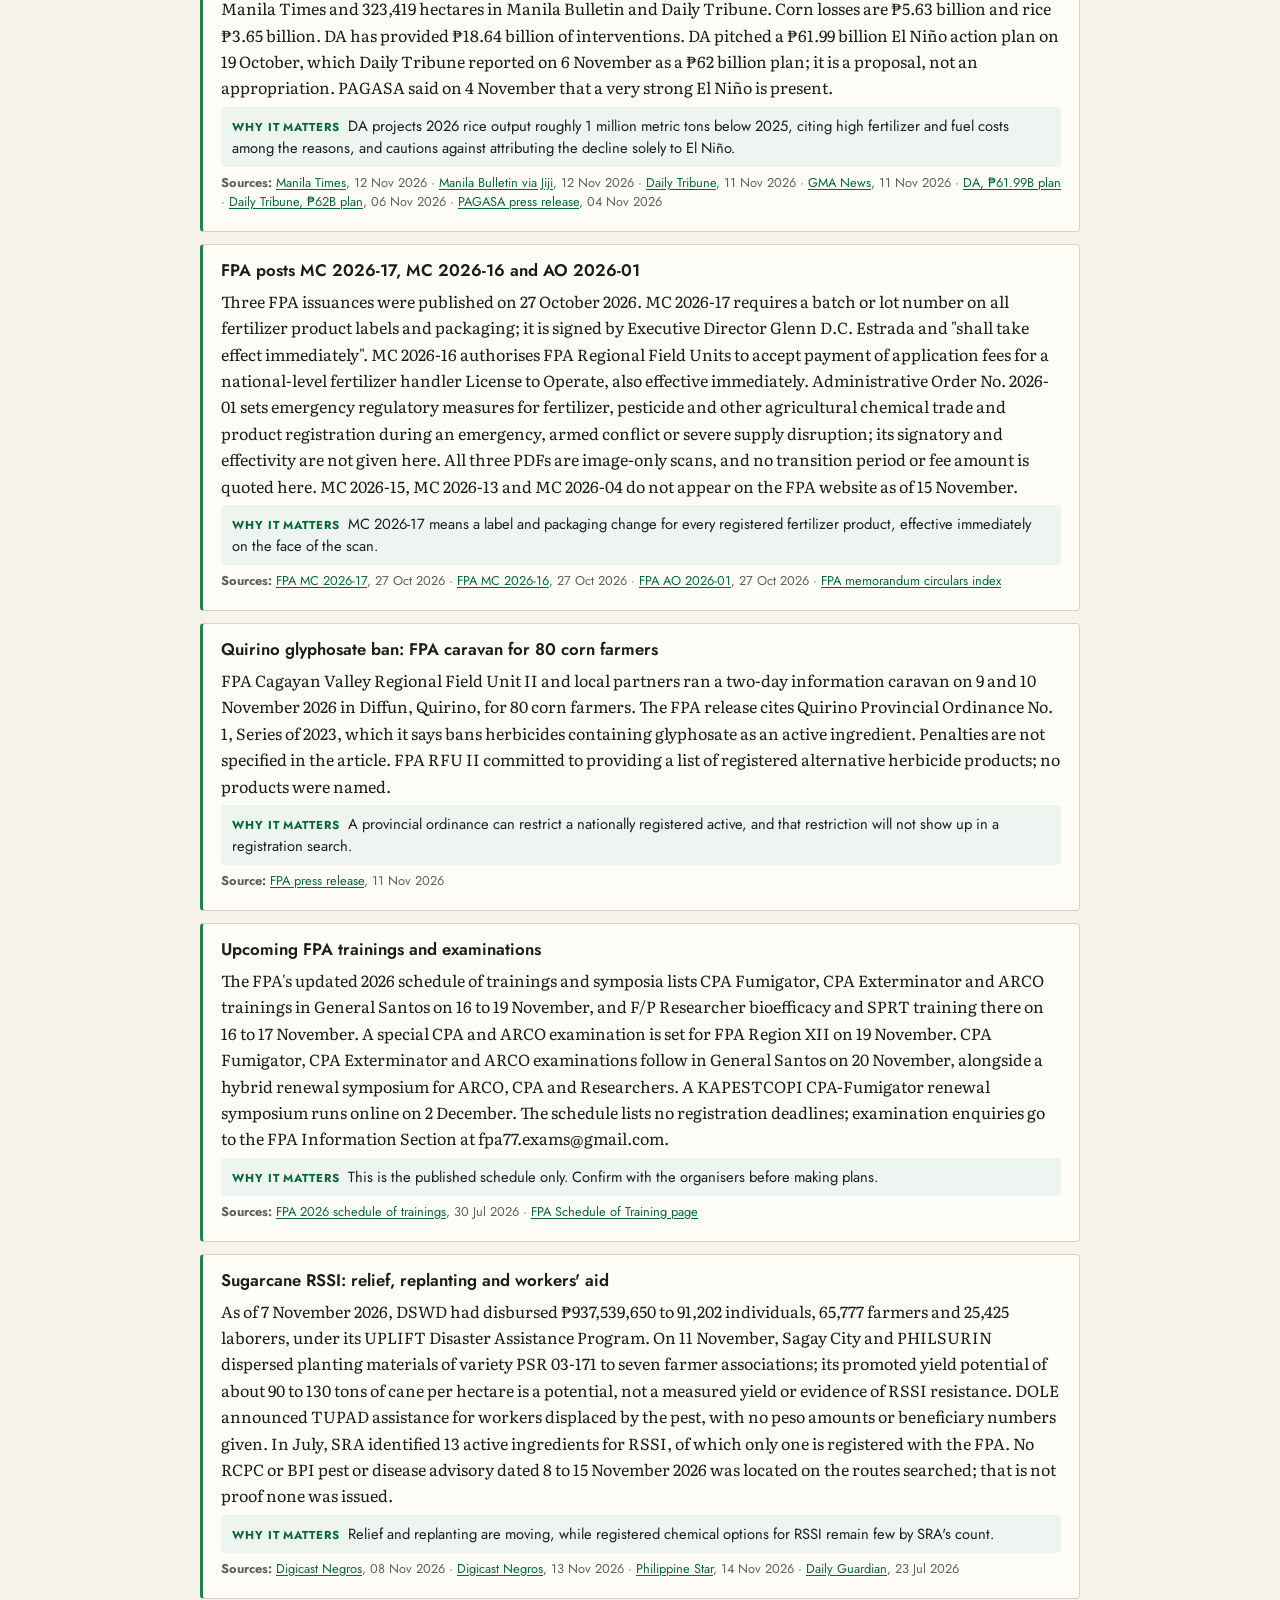
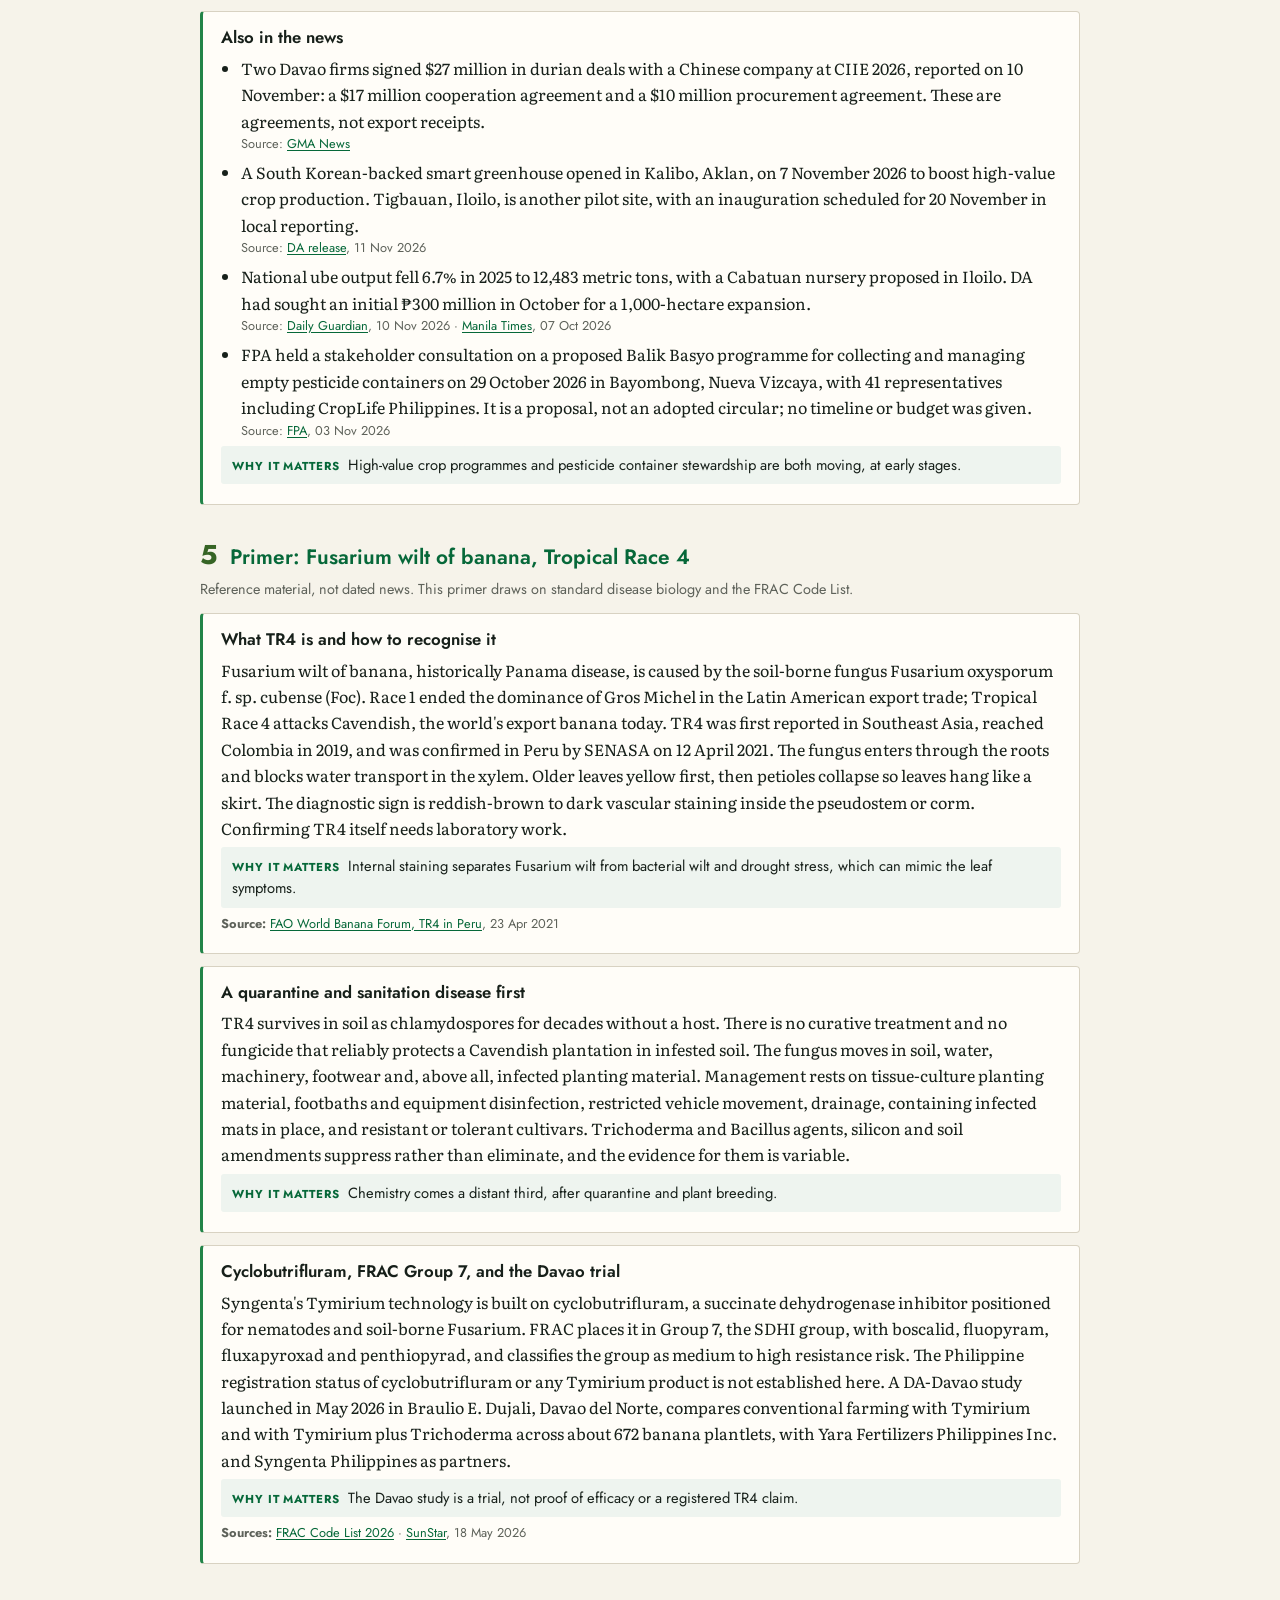
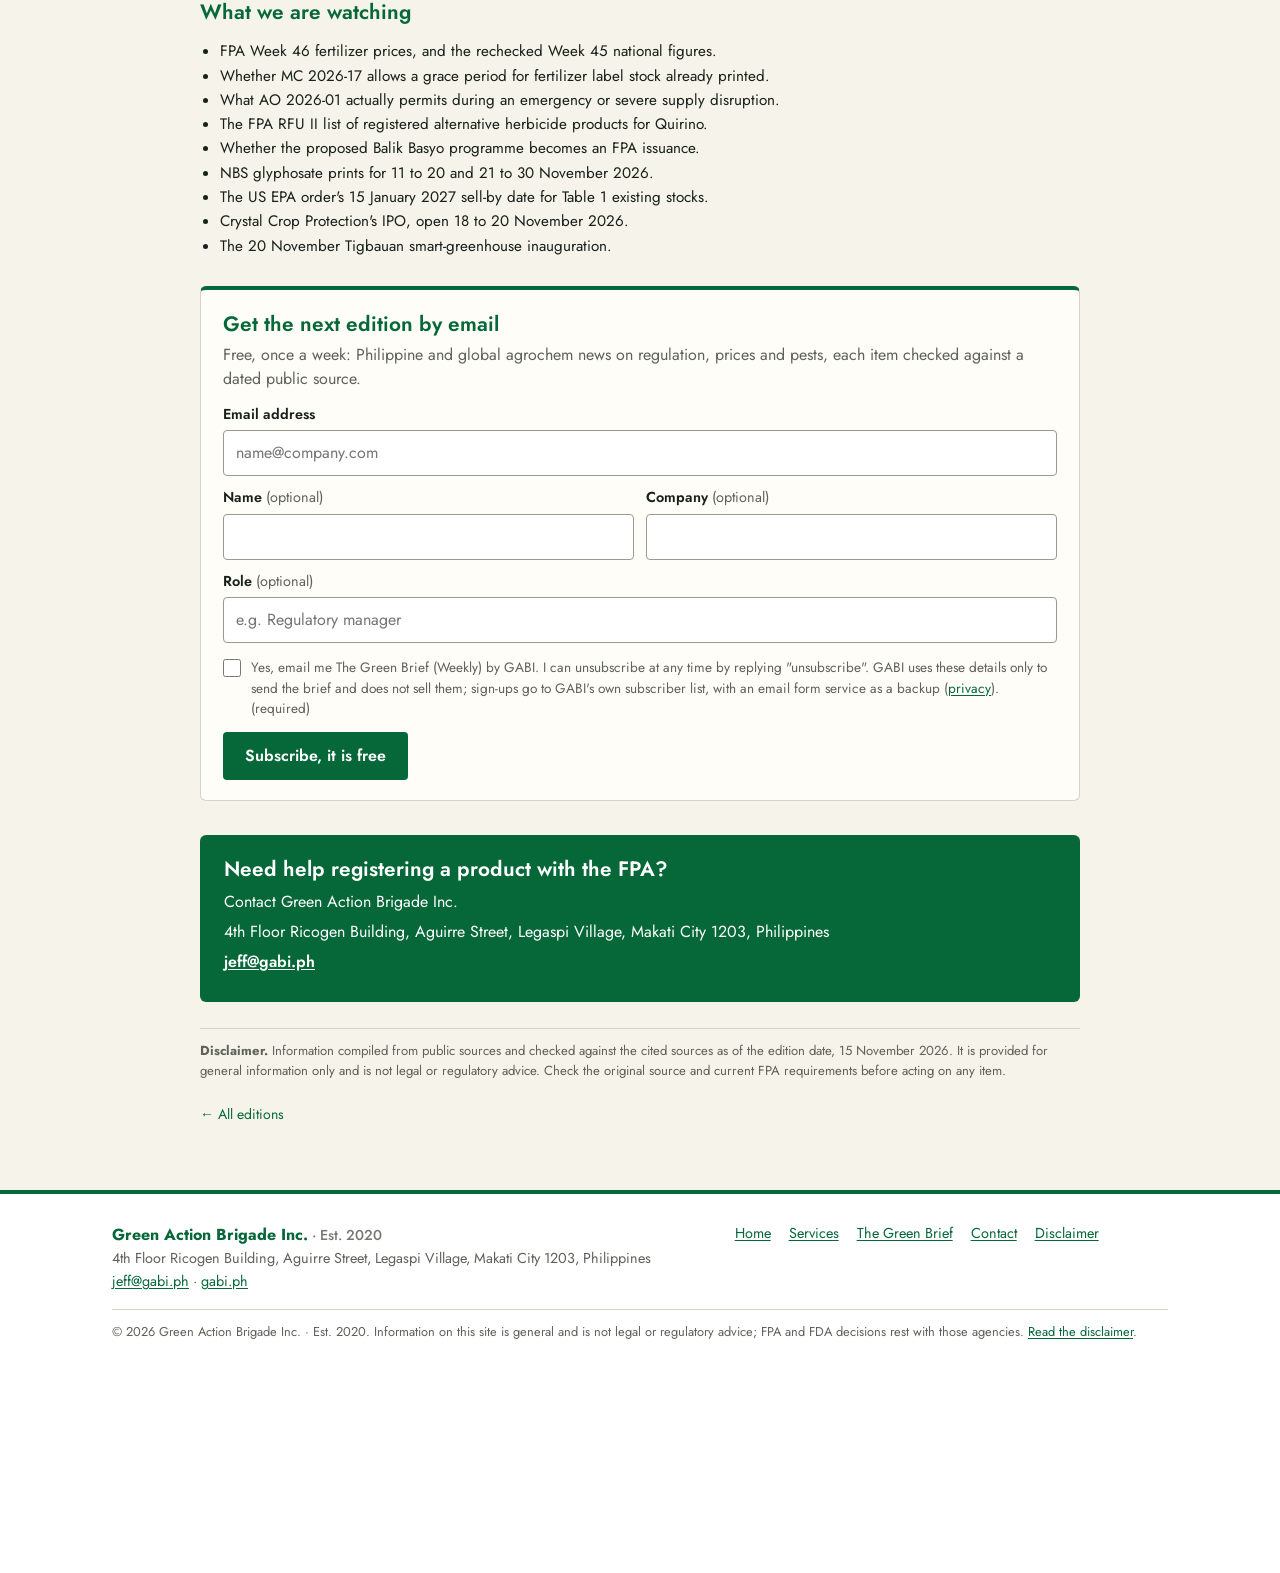
<file: weekly/2026-11-15/index.html>
<!DOCTYPE html>
<html lang="en-PH">
<head>
<!-- Google tag (gtag.js) -->
<script async src="https://www.googletagmanager.com/gtag/js?id=G-E742H0MWL5"></script>
<script>
  window.dataLayer = window.dataLayer || [];
  function gtag(){dataLayer.push(arguments);}
  gtag("js", new Date());
  gtag("config", "G-E742H0MWL5");
</script>
<meta charset="utf-8">
<meta name="viewport" content="width=device-width,initial-scale=1">
<title>The Green Brief - 15 November 2026</title>
<meta name="description" content="DA put El Niño farm damage at ₱9.99 billion on 11 November, up more than 16% from ₱8.57 billion. Corteva&#x27;s Q3 net sales fell 9%, but Asia Pacific grew 3% as volume rose 7%…">
<link rel="canonical" href="https://gabi.ph/weekly/2026-11-15/">
<meta name="theme-color" content="#066839">
<meta property="og:site_name" content="Green Action Brigade Inc. (GABI)">
<meta property="og:locale" content="en_PH">
<meta property="og:type" content="article">
<meta property="og:title" content="The Green Brief - 15 November 2026">
<meta property="og:description" content="DA put El Niño farm damage at ₱9.99 billion on 11 November, up more than 16% from ₱8.57 billion. Corteva&#x27;s Q3 net sales fell 9%, but Asia Pacific grew 3% as volume rose 7%…">
<meta property="og:url" content="https://gabi.ph/weekly/2026-11-15/">
<meta property="og:image" content="https://gabi.ph/assets/img/og-weekly.png">
<meta property="og:image:width" content="1200">
<meta property="og:image:height" content="630">
<meta property="og:image:alt" content="GABI logo with the words Green Action Brigade Inc. and a short description">
<meta name="twitter:card" content="summary_large_image">
<meta name="twitter:title" content="The Green Brief - 15 November 2026">
<meta name="twitter:description" content="DA put El Niño farm damage at ₱9.99 billion on 11 November, up more than 16% from ₱8.57 billion. Corteva&#x27;s Q3 net sales fell 9%, but Asia Pacific grew 3% as volume rose 7%…">
<meta name="twitter:image" content="https://gabi.ph/assets/img/og-weekly.png">
<meta property="article:published_time" content="2026-11-15">
<meta property="article:publisher" content="https://gabi.ph/">
<link rel="icon" href="../../favicon.ico" sizes="any">
<link rel="icon" type="image/png" sizes="32x32" href="../../assets/img/favicon-32.png">
<link rel="apple-touch-icon" href="../../apple-touch-icon.png">
<link rel="manifest" href="../../site.webmanifest">
<link rel="preload" href="../../assets/fonts/jost-normal-latin.woff2" as="font" type="font/woff2" crossorigin>
<link rel="preload" href="../../assets/fonts/literata-normal-latin.woff2" as="font" type="font/woff2" crossorigin>
<link rel="stylesheet" href="../../assets/css/fonts.css?v=5">
<link rel="stylesheet" href="../../assets/css/site.css?v=10">
<script type="application/ld+json">{"@context": "https://schema.org", "@type": "ProfessionalService", "name": "Green Action Brigade Inc.", "alternateName": "GABI", "url": "https://gabi.ph/", "email": "jeff@gabi.ph", "logo": "https://gabi.ph/assets/img/gabi-logo-480.png", "image": "https://gabi.ph/assets/img/og-default.png", "address": {"@type": "PostalAddress", "streetAddress": "4th Floor Ricogen Building, Aguirre Street, Legaspi Village", "addressLocality": "Makati City", "postalCode": "1203", "addressCountry": "PH"}, "areaServed": "PH", "description": "Philippine agrochemical regulatory consultancy: FPA pesticide and fertilizer registration, renewals, labels, EUPs and trials coordination."}</script>
</head>
<body>
<a class="skip" href="#main">Skip to content</a>
<header class="site-header">
 <div class="wrap">
  <a class="brand" href="../../" aria-label="GABI home">
   <picture><source type="image/webp" srcset="../../assets/img/gabi-logo-240.webp"><img src="../../assets/img/gabi-logo-240.png" width="96" height="110" alt="GABI, Green Action Brigade Inc."></picture>
   <span class="brand-name">Green Action Brigade Inc.<small>FPA regulatory consultancy · Makati City</small><small class="est">Est. 2020</small></span>
  </a>
  <nav class="nav" aria-label="Main"><ul><li><a href="../../">Home</a></li><li><a href="../../services.html">Services</a></li><li><a href="../../weekly/" aria-current="page">The Green Brief</a></li><li><a class="btn-nav" href="../../contact.html">Email us</a></li></ul></nav>
 </div>
</header>
<main id="main">
<div class="wrap">
<article class="edition">
 <p class="crumbs"><a href="../../">Home</a> / <a href="../">The Green Brief</a> / 15 November 2026</p>
 <header>
  <span class="kicker">Green Action Brigade Inc. · The Green Brief (Weekly) by GABI</span>
  <h1>The Green Brief - 15 November 2026</h1>
  <div class="midrib dot" aria-hidden="true"></div>
  <p class="meta">Sunday, 15 November 2026 · Covers 8 to 15 November 2026 · Every news item checked against a dated public source</p>
 </header>
 <div class="intro"><span class="lab">This week in Philippine &amp; global agrochem</span><p>DA put El Niño farm damage at ₱9.99 billion on 11 November, up more than 16% from ₱8.57 billion. Corteva&#x27;s Q3 net sales fell 9%, but Asia Pacific grew 3% as volume rose 7% and price fell 2%. FPA Week 44 puts DAP at ₱3,346.03 per 50 kg bag, up 13.02% since Week 41 on prices from 9 of 18 regions, and Chinese glyphosate technical eased 0.1% in the 01 to 10 November NBS print.</p></div>
 <nav class="edition-toc" aria-label="In this edition"><strong>In this edition</strong><ol><li><a href="#global-industry-and-trends">Global industry and trends</a></li><li><a href="#company-and-innovation-news">Company and innovation news</a></li><li><a href="#philippine-price-monitoring">Philippine price monitoring</a></li><li><a href="#emerging-crops-and-pests">Emerging crops and pests</a></li><li><a href="#primer-fusarium-wilt-of-banana-tropical-race-4">Primer: Fusarium wilt of banana, Tropical Race 4</a></li><li><a href="#what-we-are-watching">What we are watching</a></li></ol></nav>
 <section id="global-industry-and-trends"><h2><span class=num>1</span>Global industry and trends</h2><article class=item><h3>Corteva Q3: sales down 9%, Asia Pacific up on volume</h3><p>Corteva&#x27;s Q3 2026 results, released on 11 November, are its first as a single crop protection business, so the crop protection figure is the company total. Net sales were $1.59 billion, down 9%, with volume down 2% and price down 7%. Operating EBITDA, adjusted pro forma, fell 17% to $222 million from $268 million, and operating EPS fell 57% to $0.06. Asia Pacific net sales were $208 million, up 3% reported and 5% organic, with volume up 7% and price down 2%. Latin America fell 28% to $570 million, down 31% organic, with volume down 24% and price down 7%; Corteva does not give these splits for Brazil alone. CEO Luke Kissam said: &quot;Brazil was materially weaker than anticipated.&quot; The FY2026 outlook was cut to adjusted pro forma operating EBITDA of $1.10 to $1.125 billion and operating EPS of $0.76 to $0.80.</p><p class=why><b>Why it matters</b>Rising volume against falling price in Asia Pacific points to competition on cost: easier market entry for generic products, but thinner margins.</p><p class=src><b>Sources:</b> <a href="https://investors.corteva.com/static-files/c57b6c4a-d707-4cc1-970d-99f35ed15ef5" target=_blank rel="noopener">Corteva Q3 2026 release</a>, 11 Nov 2026 · <a href="https://www.sec.gov/Archives/edgar/data/1755672/000175567226000031/a3q_2026xearningsxnewsxr.htm" target=_blank rel="noopener">SEC EDGAR copy</a></p></article><article class=item><h3>US EPA cancels about 340 pesticide registrations</h3><p>A cancellation order in the Federal Register (Vol. 91, No. 218, document 2026-23117) took effect on 13 November 2026. Its tables list 125 voluntary cancellations (Table 1) and 215 for unpaid maintenance fees (Table 3), about 340 in all; EPA does not print a total. Products named include Syngenta&#x27;s Touchdown Total (glyphosate), Karate with Zeon Technology (lambda-cyhalothrin) and Agri-Mek SC (abamectin), Lannate (methomyl) and ADAMA Bravo-branded chlorothalonil. Several entries are state-specific FIFRA 24(c) registrations, so this is not a nationwide cancellation of every registration carrying those brand names. Registrants may generally sell and distribute qualifying Table 1 stocks until 15 January 2027, and other persons may sell until stocks are exhausted.</p><p class=why><b>Why it matters</b>A US cancellation does not itself cancel a Philippine registration, but it changes what a supplier can say about a product&#x27;s current US status.</p><p class=src><b>Sources:</b> <a href="https://www.govinfo.gov/content/pkg/FR-2026-11-13/html/2026-23117.htm" target=_blank rel="noopener">govinfo, FR doc 2026-23117</a>, 13 Nov 2026 · <a href="https://www.federalregister.gov/documents/2026/11/13/2026-23117/pesticide-registration-maintenance-fee-cancellation-order-for-certain-pesticide-registrations" target=_blank rel="noopener">Federal Register</a>, 13 Nov 2026 · <a href="https://www.global-agriculture.com/crop-protection/epa-cancels-pesticide-registrations-over-unpaid-fees/" target=_blank rel="noopener">Global Agriculture</a>, 14 Nov 2026</p></article><article class=item><h3>Also in the news</h3><ul class=bl><li>India&#x27;s Cabinet approved a Rabi 2026-27 nutrient-based subsidy for phosphatic and potassic fertilizers of ₹62,370.02 crore across 28 grades, for 1 October 2026 to 31 March 2027, on 11 November. That is up 64.3% on Rabi 2025-26&#x27;s ₹37,952.29 crore. The government release gives DAP at ₹1,350 per bag.<span class=src> Source: <a href="https://www.global-agriculture.com/india-region/india-cabinet-approves-rs-62370-crore-fertilizer-subsidy-for-rabi-2026-27/" target=_blank rel="noopener">Global Agriculture</a>, 12 Nov 2026 · <a href="https://www.global-agriculture.com/crop-nutrition/india-raises-rabi-fertilizer-subsidy-64/" target=_blank rel="noopener">Global Agriculture</a>, 13 Nov 2026 · <a href="https://pib.gov.in/PressReleaseDetail.aspx?PRID=2334974" target=_blank rel="noopener">PIB release</a></span></li><li>ICL&#x27;s Q3 2026 sales were $1.91 billion, up 3%, with potash at $370 per tonne CIF, up 4.8% year on year. Potash segment sales of $469 million against $453 million work out to a 3.5% rise, not the 4% reported.<span class=src> Source: <a href="https://www.global-agriculture.com/crop-nutrition/icl-reports-3-growth-in-q3-2026-sales-adjusted-ebitda-rises-to-402-million/" target=_blank rel="noopener">Global Agriculture</a>, 11 Nov 2026 · <a href="https://www.businesswire.com/news/home/20261110347804/en/ICL-Reports-Third-Quarter-2026-Results" target=_blank rel="noopener">ICL release, Business Wire</a></span></li><li>The EU General Court dismissed Case T-503/24, Antidote Europe v European Commission, on 4 November 2026, so glyphosate&#x27;s EU approval to 15 December 2033 stands. An appeal to the Court of Justice on points of law remains open.<span class=src> Source: <a href="https://www.global-agriculture.com/crop-protection/eu-court-upholds-glyphosate-approval-rejects-ngo-challenge/" target=_blank rel="noopener">Global Agriculture</a>, 10 Nov 2026</span></li><li>The Netherlands Ctgb withdrew the fludioxonil product Pitcher on the conclusion that fludioxonil is an endocrine disruptor, with a transition period to May 2027. The reports give no Ctgb decision number or registration number.<span class=src> Source: <a href="https://www.pan-europe.info/press-releases/2026/11/dutch-authority-withdraws-endocrine-disrupting-pesticide-following-legal" target=_blank rel="noopener">PAN Europe release</a>, 04 Nov 2026 · <a href="https://www.global-agriculture.com/crop-protection/dutch-regulator-withdraws-fludioxonil-fungicide-pitcher/" target=_blank rel="noopener">Global Agriculture</a>, 12 Nov 2026</span></li></ul><p class=why><b>Why it matters</b>Fertilizer subsidy and potash pricing sit alongside two European decisions moving in opposite directions on widely used actives.</p></article></section><section id="company-and-innovation-news"><h2><span class=num>2</span>Company and innovation news</h2><p class=sintro>None of these announcements names the Philippines as a market. They are included as signals of where crop-protection technology is heading.</p><article class=item><h3>Limin Group plans 2,000 tonnes a year of fluopyram technical</h3><p>Shenzhen-listed Limin Group announced, through a subsidiary, an investment of RMB 321.6 million in a fluopyram fungicide technical project of 2,000 tonnes a year, subject to approvals.</p><p class=why><b>Why it matters</b>Fluopyram is a FRAC Group 7 (SDHI) fungicide, the same group as cyclobutrifluram in this week&#x27;s primer.</p><p class=src><b>Sources:</b> <a href="https://news.agropages.com/News/NewsDetail---56383.htm" target=_blank rel="noopener">AgroPages, company announcement</a>, 06 Nov 2026 announcement · <a href="https://www.cfi.net.cn/p20261106001295.html" target=_blank rel="noopener">cfi.net.cn</a>, 06 Nov 2026</p></article><article class=item><h3>Yara launches its first company-owned biostimulant in India</h3><p>Yara launched YaraAmplix Optimaris in India, a liquid foliar product with bioactives extracted from Ascophyllum nodosum seaweed. It is available in Maharashtra from November 2026 and is due to expand to seven more states in Q1 2027.</p><p class=why><b>Why it matters</b>The release states no plans beyond India.</p><p class=src><b>Sources:</b> <a href="https://www.yara.in/news-and-media/news-and-events/press-release/yara-india-launches-yaraamplix-optimaris-to-promote-sustainable-food-production/" target=_blank rel="noopener">Yara India release</a>, 04 Nov 2026 · <a href="https://www.global-agriculture.com/biologicals/yara-india-launches-yaraamplix-optimaris-its-first-biostimulant-in-india/" target=_blank rel="noopener">Global Agriculture</a>, 10 Nov 2026</p></article><article class=item><h3>Qingdao Seawin publishes Brazilian trial results for a seaweed biostimulant</h3><p>Seawin published Brazilian field-trial results for H&#x27;Exal, run with ALAS, which operates in more than 14 Brazilian states: sugarcane up 20.9%, coffee up 16.2%, cotton up 11.2% and soybean up 5.9%. These are manufacturer-reported results without disclosed statistical testing, and Seawin&#x27;s own rounded yields imply about 16.3% for coffee and 6.0% for soybean.</p><p class=why><b>Why it matters</b>Manufacturer-reported field results are a market signal, not independent efficacy data.</p><p class=src><b>Source:</b> <a href="https://www.seawin-bio.com/blog/en/seaweed-extract-field-trials-brazil-yield.html" target=_blank rel="noopener">Seawin blog</a>, 11 Nov 2026</p></article><article class=item><h3>Meghmani Organics runs crop protection at 72% of capacity</h3><p>Meghmani&#x27;s standalone Q2 FY27 revenue rose 18% to ₹658.2 crore and net profit rose 6% to ₹45.3 crore, with EBITDA of ₹70.9 crore. Crop protection brought in ₹496.7 crore, about 75% of revenue, at 72% capacity utilisation. Consolidated results differ, at about ₹687 crore revenue and ₹33.88 crore profit.</p><p class=why><b>Why it matters</b>At 72% utilisation, about 28% of the company&#x27;s crop protection capacity is idle.</p><p class=src><b>Sources:</b> <a href="https://nsearchives.nseindia.com/corporate/MOL_04112026141507_Press_ReleaseQ2FY27.pdf" target=_blank rel="noopener">Meghmani NSE press release</a>, 04 Nov 2026 · <a href="https://meghmani.com/investors/financial/presentation-slides/" target=_blank rel="noopener">Meghmani presentation page</a></p></article><article class=item><h3>Crystal Crop Protection IPO opens 18 November</h3><p>Crystal Crop Protection set an IPO price band of ₹259 to ₹272, with the issue open from 18 to 20 November 2026. Reports differ on size. Global Agriculture gives a fresh issue of up to ₹355 crore plus an offer for sale of 3,702,694 shares, about ₹450.90 crore at the floor and ₹455.71 crore at the cap. The Economic Times gives ₹455.49 crore with a ₹354.77 crore fresh issue. The portfolio spans herbicides, fungicides, insecticides and technical actives, plus a line of biostimulants, bioprotectants, plant growth regulators, liquid fertilizers and micronutrients.</p><p class=why><b>Why it matters</b>The capital event is the signal: the reports mention no export plan.</p><p class=src><b>Sources:</b> <a href="https://www.global-agriculture.com/crop-protection/crystal-crop-protection-sets-ipo-price-band-at-rs-259-272-issue-to-open-on-november-18/" target=_blank rel="noopener">Global Agriculture</a>, 13 Nov 2026 · <a href="https://economictimes.indiatimes.com/topic/haryana-brings-cotton-paddy" target=_blank rel="noopener">Economic Times</a></p></article></section><section id="philippine-price-monitoring"><h2><span class=num>3</span>Philippine price monitoring</h2><article class=item><h3>FPA Week 44: DAP at ₱3,346.03 per bag</h3><p>FPA Week 44 covers 26 to 30 October 2026 and was digitally signed on 3 November. DAP rose ₱132.81 or 4.13% from Week 43&#x27;s ₱3,213.22, and ₱385.40 or 13.02% from Week 41&#x27;s ₱2,960.63. Only 9 of 18 listed regions reported a DAP price in Week 44, so the three-week rise rests on a thin base. Week 45 (02 to 06 November 2026) is posted on the FPA weekly-prices index as an image-only scan, and its national figures are being rechecked before they are quoted. Week 46 was not yet posted on 15 November 2026.</p><div class="tw" role="region" aria-label="Data table" tabindex="0"><table><tr><th>Grade</th><th>Week 44</th><th>Week 43</th><th>Week 41</th></tr><tr><td>Urea, prilled 46-0-0</td><td>₱2,273.25</td><td>₱2,268.67</td><td>₱2,241.41</td></tr><tr><td>Urea, granular 46-0-0</td><td>₱2,224.57</td><td>₱2,241.43</td><td>₱2,260.39</td></tr><tr><td>Ammonium sulfate 21-0-0</td><td>₱1,318.44</td><td>₱1,265.62</td><td>₱1,238.95</td></tr><tr><td>Complete 14-14-14</td><td>₱1,977.86</td><td>₱1,955.45</td><td>₱1,897.00</td></tr><tr><td>Ammonium phosphate 16-20-0</td><td>₱1,827.84</td><td>₱1,834.06</td><td>₱1,749.58</td></tr><tr><td>Muriate of potash 0-0-60</td><td>₱1,669.93</td><td>₱1,665.98</td><td>₱1,673.88</td></tr><tr><td>DAP 18-46-0</td><td>₱3,346.03</td><td>₱3,213.22</td><td>₱2,960.63</td></tr></table></div><p class=tnote>National weighted average per 50 kg bag. Week 44: 26 to 30 October; Week 43: 19 to 23 October; Week 41: 5 to 9 October 2026. These are reference-week averages, not 15 November prices. NCR had no price row in Week 44, so the regional base of the national average shifts between weeks.</p><p class=why><b>Why it matters</b>After DAP, ammonium sulfate posted the largest weekly rise, up 4.17%, while granular urea eased 0.75%.</p><p class=src><b>Sources:</b> <a href="https://fpa.da.gov.ph/wp-content/uploads/2026/11/WFP-WK44-2026.sgd_.pdf" target=_blank rel="noopener">FPA WFP Week 44 PDF</a>, 26 to 30 October 2026; digitally signed 03 November 2026 · <a href="https://fpa.da.gov.ph/wp-content/uploads/2026/10/WFP-WK43-2026.sgd_.pdf" target=_blank rel="noopener">FPA Week 43</a>, 19 to 23 October 2026 · <a href="https://fpa.da.gov.ph/wp-content/uploads/2026/10/WFP-WK41-2026.sgd_-1.pdf" target=_blank rel="noopener">WFP-WK41-2026.sgd_-1.pdf</a>, 05 to 09 October 2026 · <a href="https://fpa.da.gov.ph/weekly-prices/" target=_blank rel="noopener">FPA weekly-prices index</a></p></article><article class=item><h3>Chinese glyphosate technical eases 0.1% in early November</h3><p>The NBS average for glyphosate technical was 29,000.0 yuan per tonne for 01 to 10 November 2026, down 35.7 yuan or 0.1%, released on 14 November. The 21 to 31 October print was unchanged at 29,035.7 yuan. The release title says &quot;November 1-11, 2026&quot; while its data table says &quot;November 1-10, 2026&quot;; the table label is used here because it keeps the ten-day series.</p><p class=why><b>Why it matters</b>The move is small, about 0.12%, but it is the first negative print since the September run-up.</p><p class=src><b>Source:</b> <a href="https://www.stats.gov.cn/english/PressRelease/202611/t20261113_1965821.html" target=_blank rel="noopener">NBS press release</a>, 14 Nov 2026</p></article><article class=item><h3>Also in the news</h3><ul class=bl><li>China NBS fertilizer prices for 01 to 10 November 2026, yuan per tonne, against 21 to 31 October: urea small and medium granules 1,770.0, up 1.2%; monoammonium phosphate 55% 3,630.2, down 1.8%; muriate of potash 62% port price 2,769.5, down 0.3%; NPK compound 45% potassium-sulfate type 3,406.0, down 2.4%. These are Chinese market prices, not FPA figures.<span class=src> Source: <a href="https://www.stats.gov.cn/english/PressRelease/202611/t20261113_1965821.html" target=_blank rel="noopener">NBS press release</a>, 14 Nov 2026</span></li><li>Philippine buyers were active around US$480 per tonne CFR for urea, with an indicative range of US$480 to 489, in the market week ending 6 November 2026. That is a port-import price, not a farm or retail price.<span class=src> Source: <a href="https://getthewordout.com.au/press-release/weekly-update-global-fertiliser-markets-w-e-06-11-2026-global-fertiliser-markets-remain-under-pressure-as-ammonia-prices-rise-and-agricultural-buyers-resist-higher-costs/" target=_blank rel="noopener">AFC weekly update</a>, week ending 06 Nov 2026</span></li><li>NFA raised its palay buying price to up to ₱30 per kilogram for clean, dry palay and doubled the farmers&#x27; sales limit, on 8 November 2026.<span class=src> Source: <a href="https://www.da.gov.ph/nfa-raises-palay-buying-price-doubles-farmers-sales-limit/" target=_blank rel="noopener">DA</a></span></li></ul><p class=why><b>Why it matters</b>Import, Chinese and farmgate prices give context for the FPA retail series.</p></article></section><section id="emerging-crops-and-pests"><h2><span class=num>4</span>Emerging crops and pests</h2><p class=sintro>This section also carries FPA notices published in or near the period.</p><article class=item><h3>El Niño farm damage reaches ₱9.99 billion</h3><p>DA reported on 11 November 2026 that El Niño farm damage had reached ₱9.99 billion, up more than 16% from ₱8.57 billion, across 324,327 farmers and 288,424 metric tons of lost production. The area is 323,319 hectares in Manila Times and 323,419 hectares in Manila Bulletin and Daily Tribune. Corn losses are ₱5.63 billion and rice ₱3.65 billion. DA has provided ₱18.64 billion of interventions. DA pitched a ₱61.99 billion El Niño action plan on 19 October, which Daily Tribune reported on 6 November as a ₱62 billion plan; it is a proposal, not an appropriation. PAGASA said on 4 November that a very strong El Niño is present.</p><p class=why><b>Why it matters</b>DA projects 2026 rice output roughly 1 million metric tons below 2025, citing high fertilizer and fuel costs among the reasons, and cautions against attributing the decline solely to El Niño.</p><p class=src><b>Sources:</b> <a href="https://www.manilatimes.net/2026/11/12/business/top-business/agricultural-damage-due-to-el-nio-reaches-p999b/2467922" target=_blank rel="noopener">Manila Times</a>, 12 Nov 2026 · <a href="https://jen.jiji.com/jc/eng_agt?g=manilabulletin&amp;k=20261112MNLB-art_93798" target=_blank rel="noopener">Manila Bulletin via Jiji</a>, 12 Nov 2026 · <a href="https://tribune.net.ph/2026/11/11/el-ni%C3%B1o-wipes-out-p999b-in-farm-output" target=_blank rel="noopener">Daily Tribune</a>, 11 Nov 2026 · <a href="https://www.gmanetwork.com/news_b1zd3v/money/companies/1009151/agri-damage-due-to-el-ni-o-reached-nearly-p10-b-says-da/story/" target=_blank rel="noopener">GMA News</a>, 11 Nov 2026 · <a href="https://www.da.gov.ph/da-pitches-p61-99b-el-nino-action-plan-as-malacanang-orders-targeted-aid-market-watch/" target=_blank rel="noopener">DA, ₱61.99B plan</a> · <a href="https://tribune.net.ph/2026/11/06/da-readies-p62-b-plan-to-revive-farm-output" target=_blank rel="noopener">Daily Tribune, ₱62B plan</a>, 06 Nov 2026 · <a href="https://pagasa.dost.gov.ph/press-release/233" target=_blank rel="noopener">PAGASA press release</a>, 04 Nov 2026</p></article><article class=item><h3>FPA posts MC 2026-17, MC 2026-16 and AO 2026-01</h3><p>Three FPA issuances were published on 27 October 2026. MC 2026-17 requires a batch or lot number on all fertilizer product labels and packaging; it is signed by Executive Director Glenn D.C. Estrada and &quot;shall take effect immediately&quot;. MC 2026-16 authorises FPA Regional Field Units to accept payment of application fees for a national-level fertilizer handler License to Operate, also effective immediately. Administrative Order No. 2026-01 sets emergency regulatory measures for fertilizer, pesticide and other agricultural chemical trade and product registration during an emergency, armed conflict or severe supply disruption; its signatory and effectivity are not given here. All three PDFs are image-only scans, and no transition period or fee amount is quoted here. MC 2026-15, MC 2026-13 and MC 2026-04 do not appear on the FPA website as of 15 November.</p><p class=why><b>Why it matters</b>MC 2026-17 means a label and packaging change for every registered fertilizer product, effective immediately on the face of the scan.</p><p class=src><b>Sources:</b> <a href="https://fpa.da.gov.ph/wp-content/uploads/2026/11/Memorandum-No.-17-s2026.pdf" target=_blank rel="noopener">FPA MC 2026-17</a>, 27 Oct 2026 · <a href="https://fpa.da.gov.ph/wp-content/uploads/2026/11/Memorandum-No.-16-s2026.pdf" target=_blank rel="noopener">FPA MC 2026-16</a>, 27 Oct 2026 · <a href="https://fpa.da.gov.ph/wp-content/uploads/2026/10/Admin-Order-1.pdf" target=_blank rel="noopener">FPA AO 2026-01</a>, 27 Oct 2026 · <a href="https://fpa.da.gov.ph/memorandum-circulars/" target=_blank rel="noopener">FPA memorandum circulars index</a></p></article><article class=item><h3>Quirino glyphosate ban: FPA caravan for 80 corn farmers</h3><p>FPA Cagayan Valley Regional Field Unit II and local partners ran a two-day information caravan on 9 and 10 November 2026 in Diffun, Quirino, for 80 corn farmers. The FPA release cites Quirino Provincial Ordinance No. 1, Series of 2023, which it says bans herbicides containing glyphosate as an active ingredient. Penalties are not specified in the article. FPA RFU II committed to providing a list of registered alternative herbicide products; no products were named.</p><p class=why><b>Why it matters</b>A provincial ordinance can restrict a nationally registered active, and that restriction will not show up in a registration search.</p><p class=src><b>Source:</b> <a href="https://fpa.da.gov.ph/going-glyphosate-free-quirino-province-equips-80-corn-farmers-with-safe-sustainable-farming-alternatives/" target=_blank rel="noopener">FPA press release</a>, 11 Nov 2026</p></article><article class=item><h3>Upcoming FPA trainings and examinations</h3><p>The FPA&#x27;s updated 2026 schedule of trainings and symposia lists CPA Fumigator, CPA Exterminator and ARCO trainings in General Santos on 16 to 19 November, and F/P Researcher bioefficacy and SPRT training there on 16 to 17 November. A special CPA and ARCO examination is set for FPA Region XII on 19 November. CPA Fumigator, CPA Exterminator and ARCO examinations follow in General Santos on 20 November, alongside a hybrid renewal symposium for ARCO, CPA and Researchers. A KAPESTCOPI CPA-Fumigator renewal symposium runs online on 2 December. The schedule lists no registration deadlines; examination enquiries go to the FPA Information Section at fpa77.exams@gmail.com.</p><p class=why><b>Why it matters</b>This is the published schedule only. Confirm with the organisers before making plans.</p><p class=src><b>Sources:</b> <a href="https://fpa.da.gov.ph/wp-content/uploads/2026/08/07302026_MC-re-CY-2026-Schedule-of-Trainings.docx.pdf" target=_blank rel="noopener">FPA 2026 schedule of trainings</a>, 30 Jul 2026 · <a href="https://fpa.da.gov.ph/resources/schedule-of-training/" target=_blank rel="noopener">FPA Schedule of Training page</a></p></article><article class=item><h3>Sugarcane RSSI: relief, replanting and workers&#x27; aid</h3><p>As of 7 November 2026, DSWD had disbursed ₱937,539,650 to 91,202 individuals, 65,777 farmers and 25,425 laborers, under its UPLIFT Disaster Assistance Program. On 11 November, Sagay City and PHILSURIN dispersed planting materials of variety PSR 03-171 to seven farmer associations; its promoted yield potential of about 90 to 130 tons of cane per hectare is a potential, not a measured yield or evidence of RSSI resistance. DOLE announced TUPAD assistance for workers displaced by the pest, with no peso amounts or beneficiary numbers given. In July, SRA identified 13 active ingredients for RSSI, of which only one is registered with the FPA. No RCPC or BPI pest or disease advisory dated 8 to 15 November 2026 was located on the routes searched; that is not proof none was issued.</p><p class=why><b>Why it matters</b>Relief and replanting are moving, while registered chemical options for RSSI remain few by SRA&#x27;s count.</p><p class=src><b>Sources:</b> <a href="https://digicastnegros.com/dswd-aid-to-91000-rssi-hit-sugarcane-farmers-laborers-hits-%e2%82%b1937-5m/" target=_blank rel="noopener">Digicast Negros</a>, 08 Nov 2026 · <a href="https://digicastnegros.com/sagay-city-philsurin-disperse-new-cane-variety-to-7-farmer-groups-in-rssi-recovery-push/" target=_blank rel="noopener">Digicast Negros</a>, 13 Nov 2026 · <a href="https://www.philstar.com/nation/2026/11/14/2569971/sugarcane-farmers-displaced-pest-attack-get-aid" target=_blank rel="noopener">Philippine Star</a>, 14 Nov 2026 · <a href="https://www.dailyguardian.com.ph/blog/iloilo-eyes-quarantine-as-sugar-pest-hits-7021-hectares" target=_blank rel="noopener">Daily Guardian</a>, 23 Jul 2026</p></article><article class=item><h3>Also in the news</h3><ul class=bl><li>Two Davao firms signed $27 million in durian deals with a Chinese company at CIIE 2026, reported on 10 November: a $17 million cooperation agreement and a $10 million procurement agreement. These are agreements, not export receipts.<span class=src> Source: <a href="https://www.gmanetwork.com/news_b1zd3v/money/companies/1009025/2-davao-firms-seal-27-m-durian-export-deals-with-chinese-company/story/" target=_blank rel="noopener">GMA News</a></span></li><li>A South Korean-backed smart greenhouse opened in Kalibo, Aklan, on 7 November 2026 to boost high-value crop production. Tigbauan, Iloilo, is another pilot site, with an inauguration scheduled for 20 November in local reporting.<span class=src> Source: <a href="https://www.da.gov.ph/korean-backed-smart-greenhouse-opens-as-da-pushes-high-value-crop-production/" target=_blank rel="noopener">DA release</a>, 11 Nov 2026</span></li><li>National ube output fell 6.7% in 2025 to 12,483 metric tons, with a Cabatuan nursery proposed in Iloilo. DA had sought an initial ₱300 million in October for a 1,000-hectare expansion.<span class=src> Source: <a href="https://www.dailyguardian.com.ph/blog/iloilo-wants-to-become-the-phls-next-ube-hub-plans-cabatuan-nursery" target=_blank rel="noopener">Daily Guardian</a>, 10 Nov 2026 · <a href="https://www.manilatimes.net/2026/10/07/business/top-business/da-seeks-initial-p300m-to-boost-ph-ube-output/2440354" target=_blank rel="noopener">Manila Times</a>, 07 Oct 2026</span></li><li>FPA held a stakeholder consultation on a proposed Balik Basyo programme for collecting and managing empty pesticide containers on 29 October 2026 in Bayombong, Nueva Vizcaya, with 41 representatives including CropLife Philippines. It is a proposal, not an adopted circular; no timeline or budget was given.<span class=src> Source: <a href="https://fpa.da.gov.ph/fpa-leads-stakeholder-consultation-on-proposed-balik-basyo-program-in-nueva-vizcaya/" target=_blank rel="noopener">FPA</a>, 03 Nov 2026</span></li></ul><p class=why><b>Why it matters</b>High-value crop programmes and pesticide container stewardship are both moving, at early stages.</p></article></section><section id="primer-fusarium-wilt-of-banana-tropical-race-4"><h2><span class=num>5</span>Primer: Fusarium wilt of banana, Tropical Race 4</h2><p class=sintro>Reference material, not dated news. This primer draws on standard disease biology and the FRAC Code List.</p><article class=item><h3>What TR4 is and how to recognise it</h3><p>Fusarium wilt of banana, historically Panama disease, is caused by the soil-borne fungus Fusarium oxysporum f. sp. cubense (Foc). Race 1 ended the dominance of Gros Michel in the Latin American export trade; Tropical Race 4 attacks Cavendish, the world&#x27;s export banana today. TR4 was first reported in Southeast Asia, reached Colombia in 2019, and was confirmed in Peru by SENASA on 12 April 2021. The fungus enters through the roots and blocks water transport in the xylem. Older leaves yellow first, then petioles collapse so leaves hang like a skirt. The diagnostic sign is reddish-brown to dark vascular staining inside the pseudostem or corm. Confirming TR4 itself needs laboratory work.</p><p class=why><b>Why it matters</b>Internal staining separates Fusarium wilt from bacterial wilt and drought stress, which can mimic the leaf symptoms.</p><p class=src><b>Source:</b> <a href="https://www.fao.org/world-banana-forum/news/detail-events/en/c/1400204/" target=_blank rel="noopener">FAO World Banana Forum, TR4 in Peru</a>, 23 Apr 2021</p></article><article class=item><h3>A quarantine and sanitation disease first</h3><p>TR4 survives in soil as chlamydospores for decades without a host. There is no curative treatment and no fungicide that reliably protects a Cavendish plantation in infested soil. The fungus moves in soil, water, machinery, footwear and, above all, infected planting material. Management rests on tissue-culture planting material, footbaths and equipment disinfection, restricted vehicle movement, drainage, containing infected mats in place, and resistant or tolerant cultivars. Trichoderma and Bacillus agents, silicon and soil amendments suppress rather than eliminate, and the evidence for them is variable.</p><p class=why><b>Why it matters</b>Chemistry comes a distant third, after quarantine and plant breeding.</p></article><article class=item><h3>Cyclobutrifluram, FRAC Group 7, and the Davao trial</h3><p>Syngenta&#x27;s Tymirium technology is built on cyclobutrifluram, a succinate dehydrogenase inhibitor positioned for nematodes and soil-borne Fusarium. FRAC places it in Group 7, the SDHI group, with boscalid, fluopyram, fluxapyroxad and penthiopyrad, and classifies the group as medium to high resistance risk. The Philippine registration status of cyclobutrifluram or any Tymirium product is not established here. A DA-Davao study launched in May 2026 in Braulio E. Dujali, Davao del Norte, compares conventional farming with Tymirium and with Tymirium plus Trichoderma across about 672 banana plantlets, with Yara Fertilizers Philippines Inc. and Syngenta Philippines as partners.</p><p class=why><b>Why it matters</b>The Davao study is a trial, not proof of efficacy or a registered TR4 claim.</p><p class=src><b>Sources:</b> <a href="https://www.frac.info/media/s1zfrjqa/frac-code-list-2026.pdf" target=_blank rel="noopener">FRAC Code List 2026</a> · <a href="https://www.sunstar.com.ph/davao/da-davao-launches-fusarium-wilt-study-in-banana-farms" target=_blank rel="noopener">SunStar</a>, 18 May 2026</p></article></section><section id="what-we-are-watching"><h2>What we are watching</h2><ul class=watch><li>FPA Week 46 fertilizer prices, and the rechecked Week 45 national figures.</li><li>Whether MC 2026-17 allows a grace period for fertilizer label stock already printed.</li><li>What AO 2026-01 actually permits during an emergency or severe supply disruption.</li><li>The FPA RFU II list of registered alternative herbicide products for Quirino.</li><li>Whether the proposed Balik Basyo programme becomes an FPA issuance.</li><li>NBS glyphosate prints for 11 to 20 and 21 to 30 November 2026.</li><li>The US EPA order&#x27;s 15 January 2027 sell-by date for Table 1 existing stocks.</li><li>Crystal Crop Protection&#x27;s IPO, open 18 to 20 November 2026.</li><li>The 20 November Tigbauan smart-greenhouse inauguration.</li></ul></section>
 <section class="subscribe card" aria-labelledby="sub-edition-h">
 <h2 id="sub-edition-h">Get the next edition by email</h2>
 <p>Free, once a week: Philippine and global agrochem news on regulation, prices and pests, each item checked against a dated public source.</p>
 <form action="https://formsubmit.co/b0a8efc74737ae92e1e23c22b9d89d96" method="POST" accept-charset="UTF-8" data-gb-signup>
  <input type="hidden" name="_subject" value="New Green Brief subscriber"><input type="hidden" name="_template" value="table"><input type="hidden" name="_captcha" value="true"><input type="hidden" name="signup_page" value="edition 2026-11-15"><input type="hidden" name="_next" value="https://gabi.ph/weekly/subscribe/thanks/" data-next="../../weekly/subscribe/thanks/"><div class="hp" aria-hidden="true"><label>Leave this empty<input type="text" name="_honey" tabindex="-1" autocomplete="off"></label></div><div class="sub-grid"><label class="full" for="sub-edition-email"><span class="lt">Email address</span><input id="sub-edition-email" type="email" name="email" required autocomplete="email" placeholder="name@company.com"></label><label for="sub-edition-name"><span class="lt">Name <em>(optional)</em></span><input id="sub-edition-name" type="text" name="name" autocomplete="name"></label><label for="sub-edition-company"><span class="lt">Company <em>(optional)</em></span><input id="sub-edition-company" type="text" name="company" autocomplete="organization"></label><label class="full" for="sub-edition-role"><span class="lt">Role <em>(optional)</em></span><input id="sub-edition-role" type="text" name="role" autocomplete="organization-title" placeholder="e.g. Regulatory manager"></label></div>
  <label class="consent"><input type="checkbox" name="consent" value="yes" required> <span>Yes, email me The Green Brief (Weekly) by GABI. I can unsubscribe at any time by replying "unsubscribe". GABI uses these details only to send the brief and does not sell them; sign-ups go to GABI's own subscriber list, with an email form service as a backup (<a href="../../disclaimer.html#privacy">privacy</a>). <em>(required)</em></span></label>
  <button class="btn btn-green" type="submit">Subscribe, it is free</button>
 </form>
</section>
 <aside class="edition-cta" aria-label="Contact GABI">
  <h2>Need help registering a product with the FPA?</h2>
  <p>Contact Green Action Brigade Inc.</p>
  <p>4th Floor Ricogen Building, Aguirre Street, Legaspi Village, Makati City 1203, Philippines</p>
  <p><a href="../../contact.html">jeff@gabi.ph</a></p>
  <!-- Phone slot: <p><a href="tel:+63XXXXXXXXXX">+63 X XXXX XXXX</a></p> -->
 </aside>
 <p class="disc"><b>Disclaimer.</b> Information compiled from public sources and checked against the cited sources as of the edition date, 15 November 2026. It is provided for general information only and is not legal or regulatory advice. Check the original source and current FPA requirements before acting on any item.</p>
 <p class="crumbs"><a href="../">← All editions</a></p>
</article>
</div>
<script>/* point the post-submit redirect at the host the page is served from */
document.querySelectorAll('input[data-next]').forEach(function(i){if(location.protocol.indexOf('http')===0){i.value=new URL(i.getAttribute('data-next'),location.href).href;}});</script>
<script src="../../assets/js/signup.js" defer></script>
</main>
<footer class="site-footer">
 <div class="wrap">
  <div>
   <strong>Green Action Brigade Inc.</strong> <span class="est">· Est. 2020</span>
   <address>4th Floor Ricogen Building, Aguirre Street, Legaspi Village, Makati City 1203, Philippines<br><a href="../../contact.html">jeff@gabi.ph</a> · <a href="https://gabi.ph/">gabi.ph</a>
   <!-- Phone: add when ready, e.g. <br><a href="tel:+63XXXXXXXXXX">+63 X XXXX XXXX</a> --></address>
  </div>
  <nav aria-label="Footer"><ul>
   <li><a href="../../">Home</a></li><li><a href="../../services.html">Services</a></li>
   <li><a href="../../weekly/">The Green Brief</a></li><li><a href="../../contact.html">Contact</a></li>
   <li><a href="../../disclaimer.html">Disclaimer</a></li>
  </ul></nav>
  <p class="legal">© 2026 Green Action Brigade Inc. · Est. 2020. Information on this site is general and is not legal or regulatory advice; FPA and FDA decisions rest with those agencies. <a href="../../disclaimer.html">Read the disclaimer</a>.</p>
 </div>
</footer>
<div class="fab-stack" role="group" aria-label="Page controls">
<button type="button" class="home-fab" data-page-scroll="up" aria-label="Page up" title="Page up"><svg viewBox="0 0 24 24" fill="none" stroke="currentColor" stroke-width="2" stroke-linecap="round" stroke-linejoin="round" aria-hidden="true"><path d="m6 14 6-6 6 6"/></svg></button>
<button type="button" class="home-fab" data-page-scroll="down" aria-label="Page down" title="Page down"><svg viewBox="0 0 24 24" fill="none" stroke="currentColor" stroke-width="2" stroke-linecap="round" stroke-linejoin="round" aria-hidden="true"><path d="m6 10 6 6 6-6"/></svg></button>
<a class="home-fab" href="../../" aria-label="Back to home" title="Home"><svg viewBox="0 0 24 24" fill="none" stroke="currentColor" stroke-width="2" stroke-linecap="round" stroke-linejoin="round" aria-hidden="true"><path d="M3 10.5 12 3l9 7.5"/><path d="M5 9.5V20a1 1 0 0 0 1 1h4v-6h4v6h4a1 1 0 0 0 1-1V9.5"/></svg></a>
</div>
<script src="../../assets/js/page-scroll.js?v=2" defer></script>
</body>
</html>
</file>
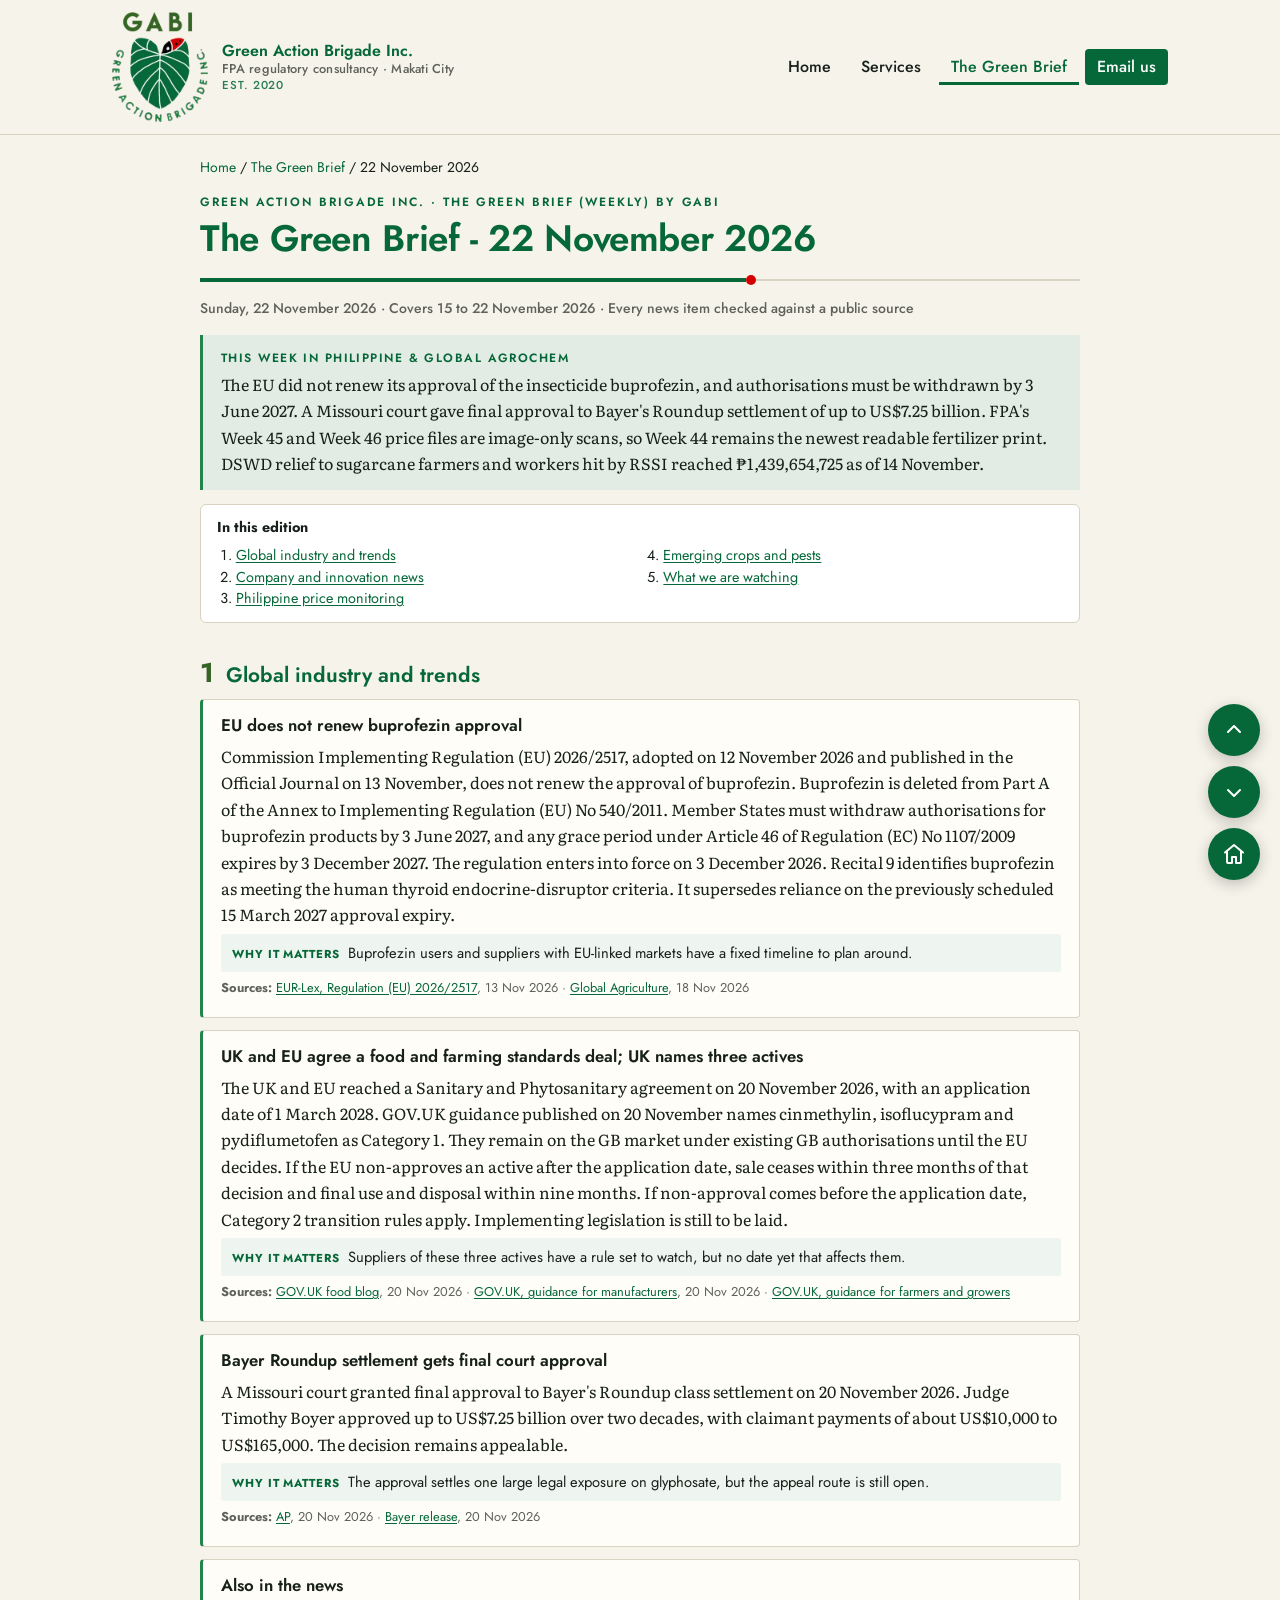
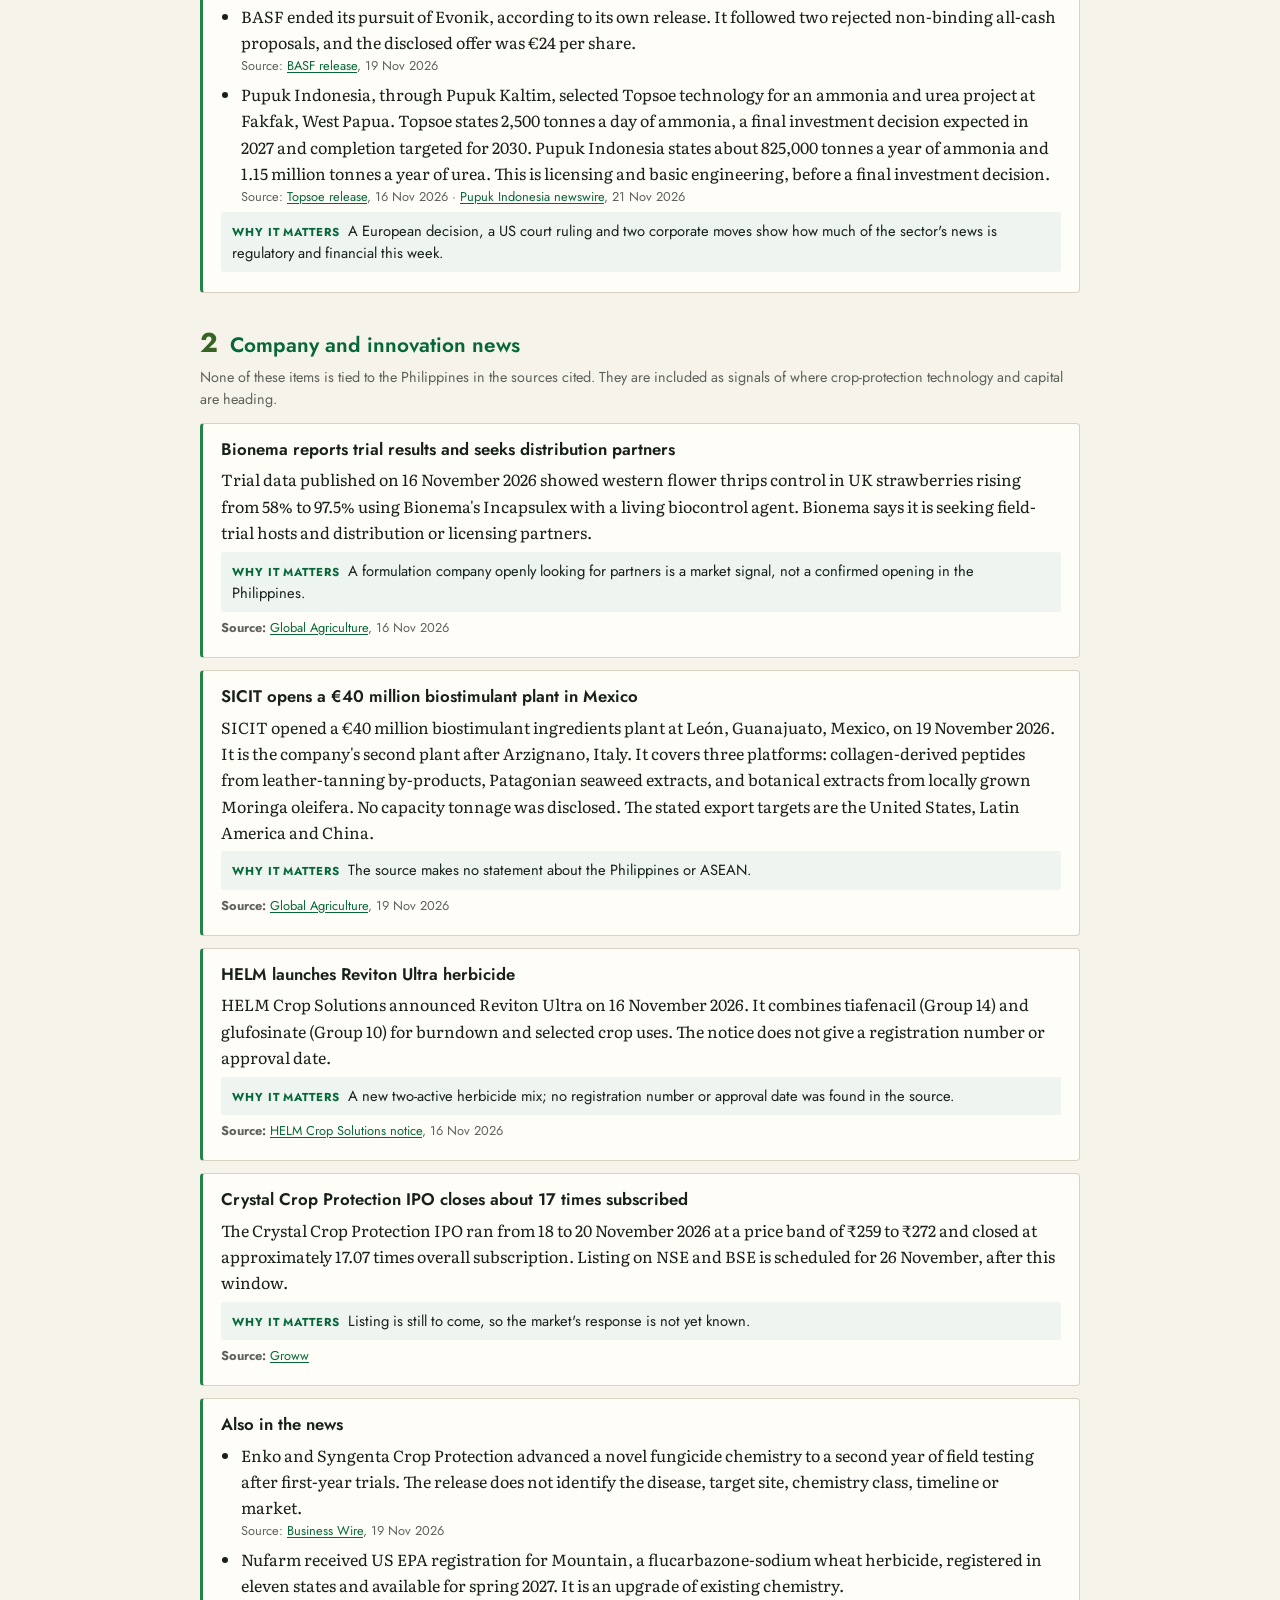
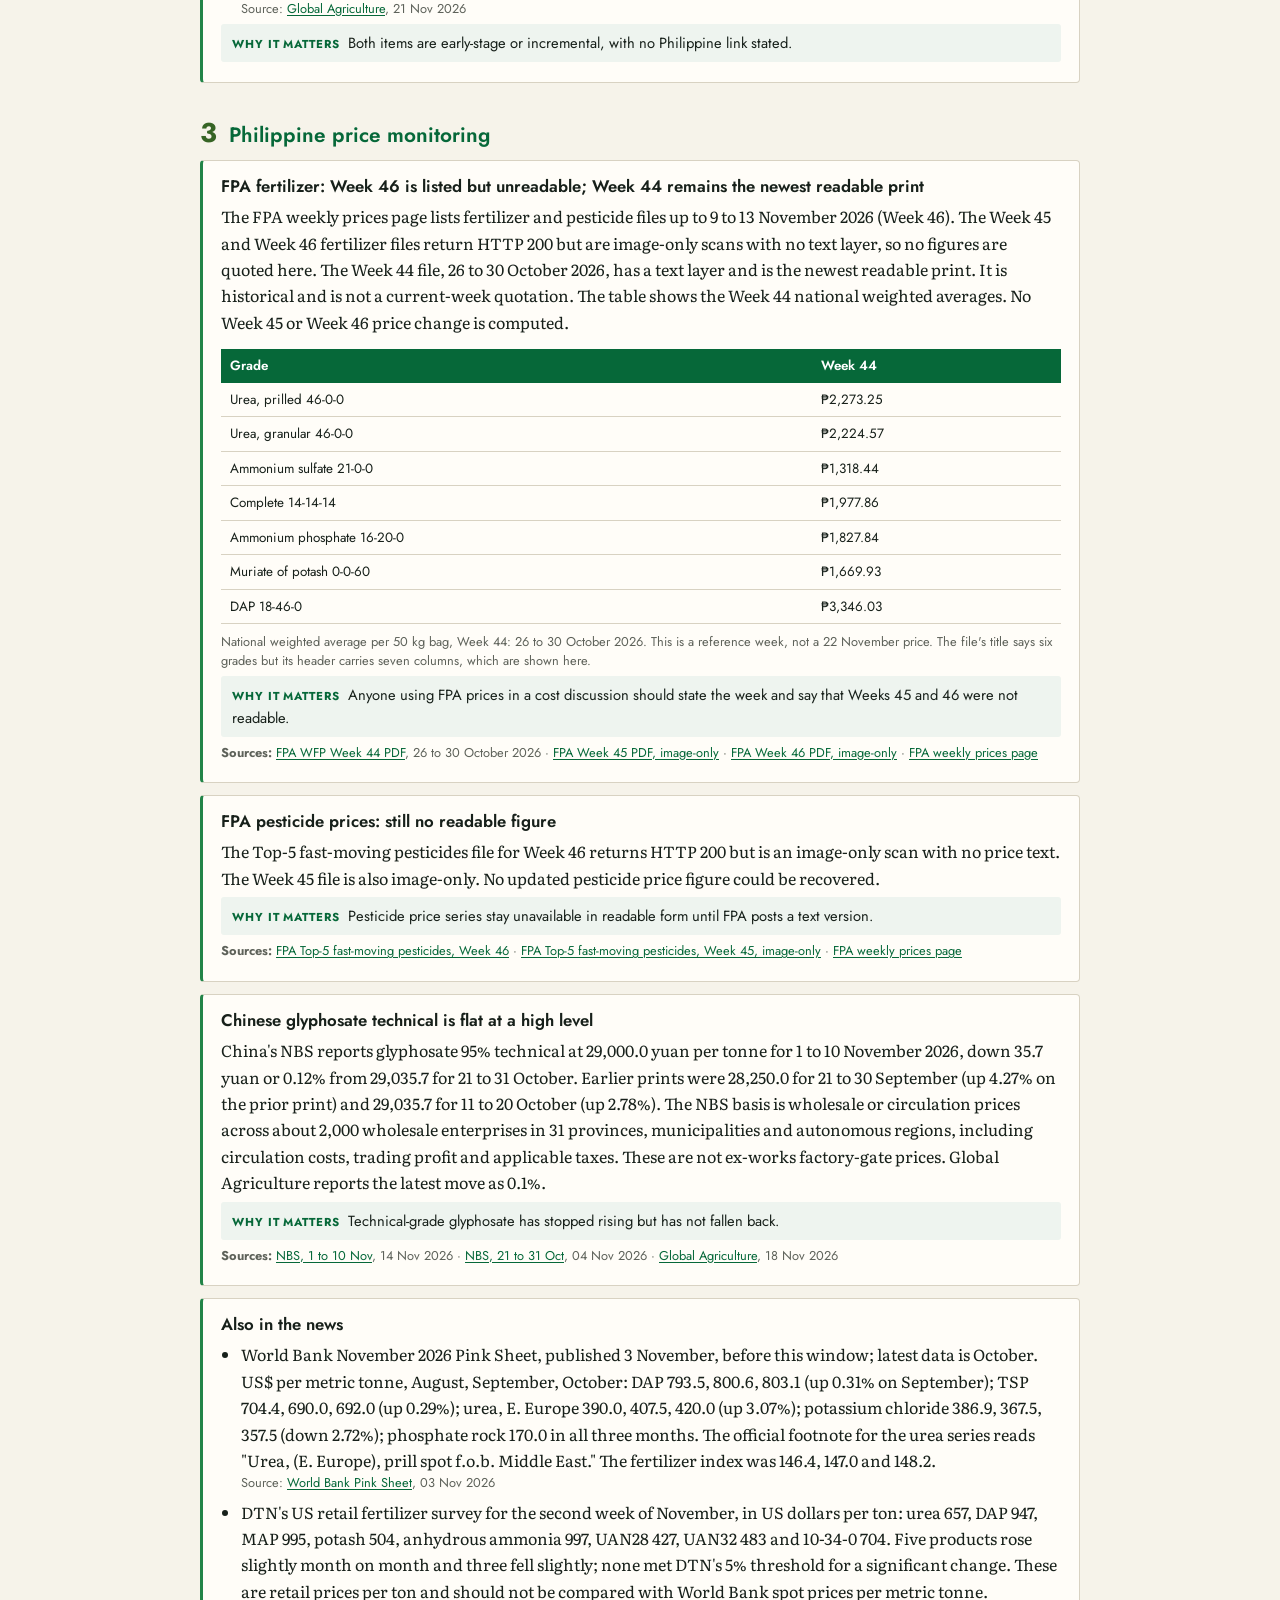
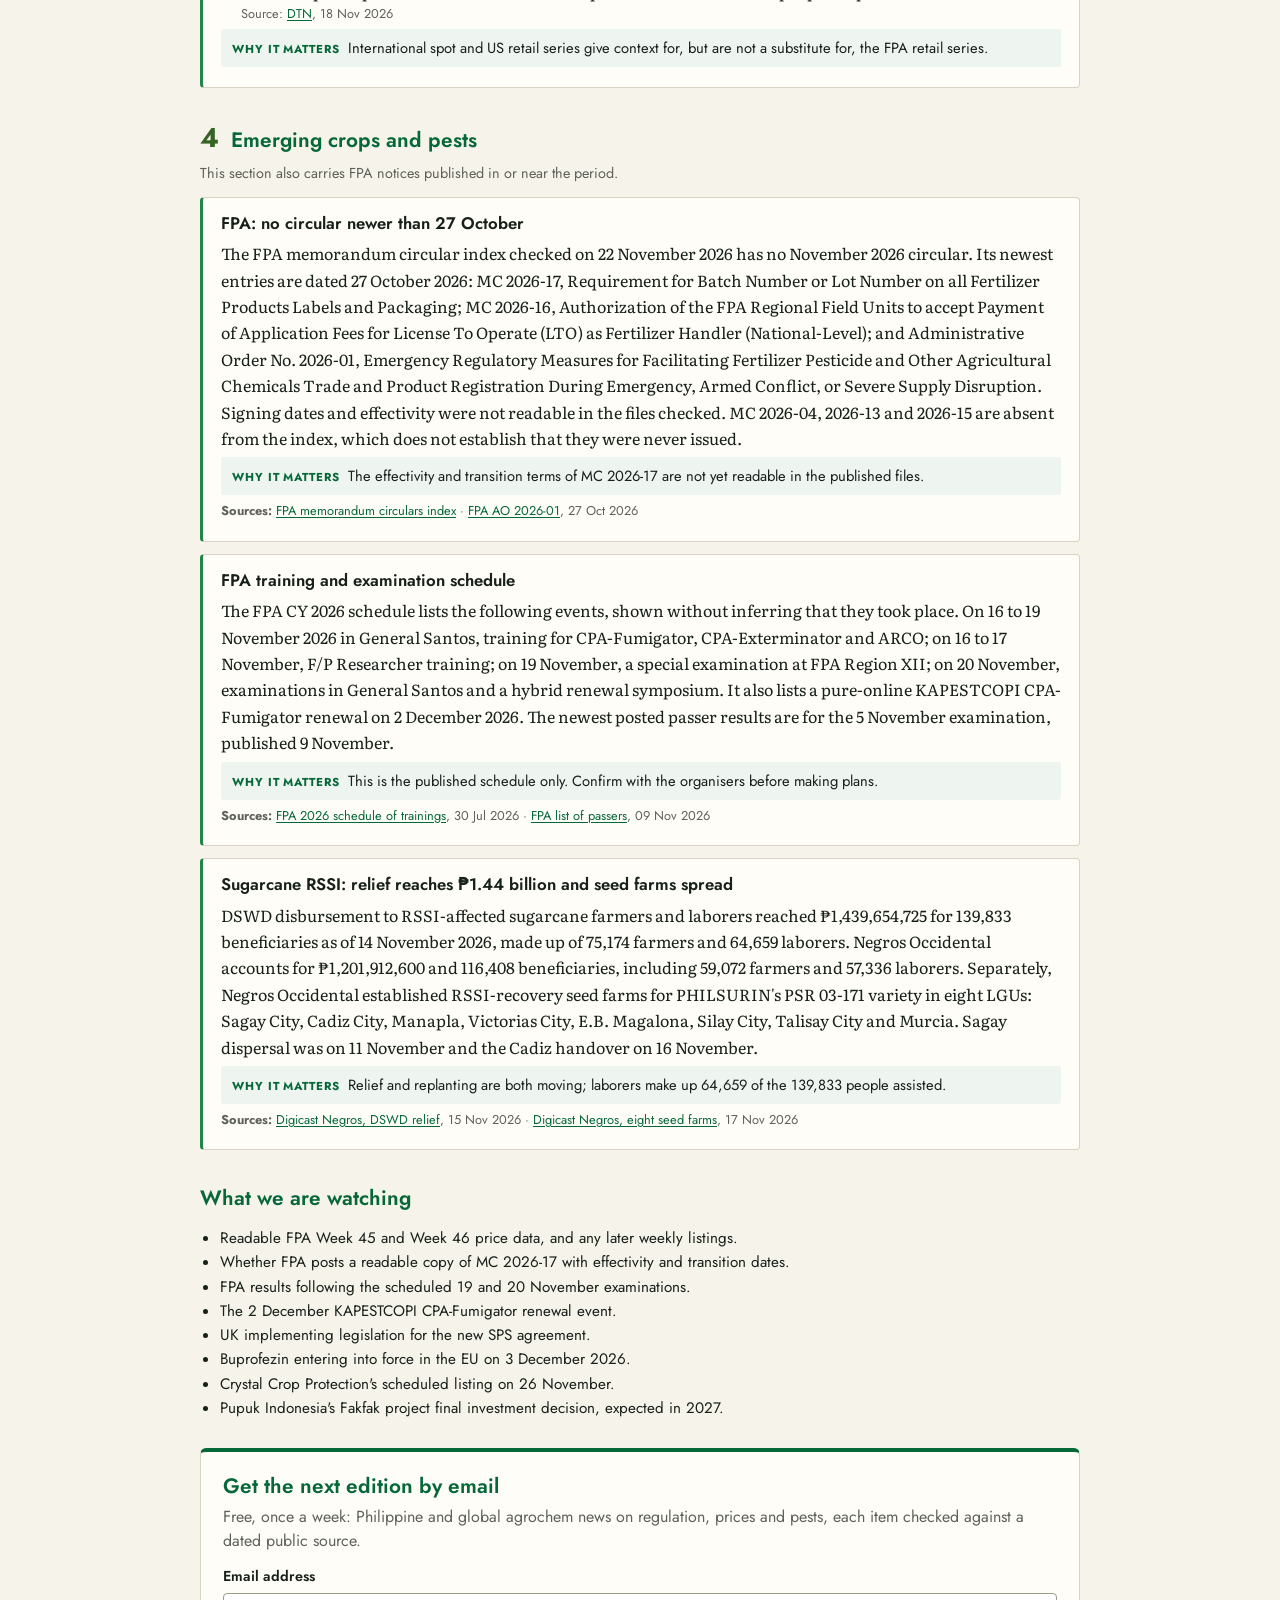
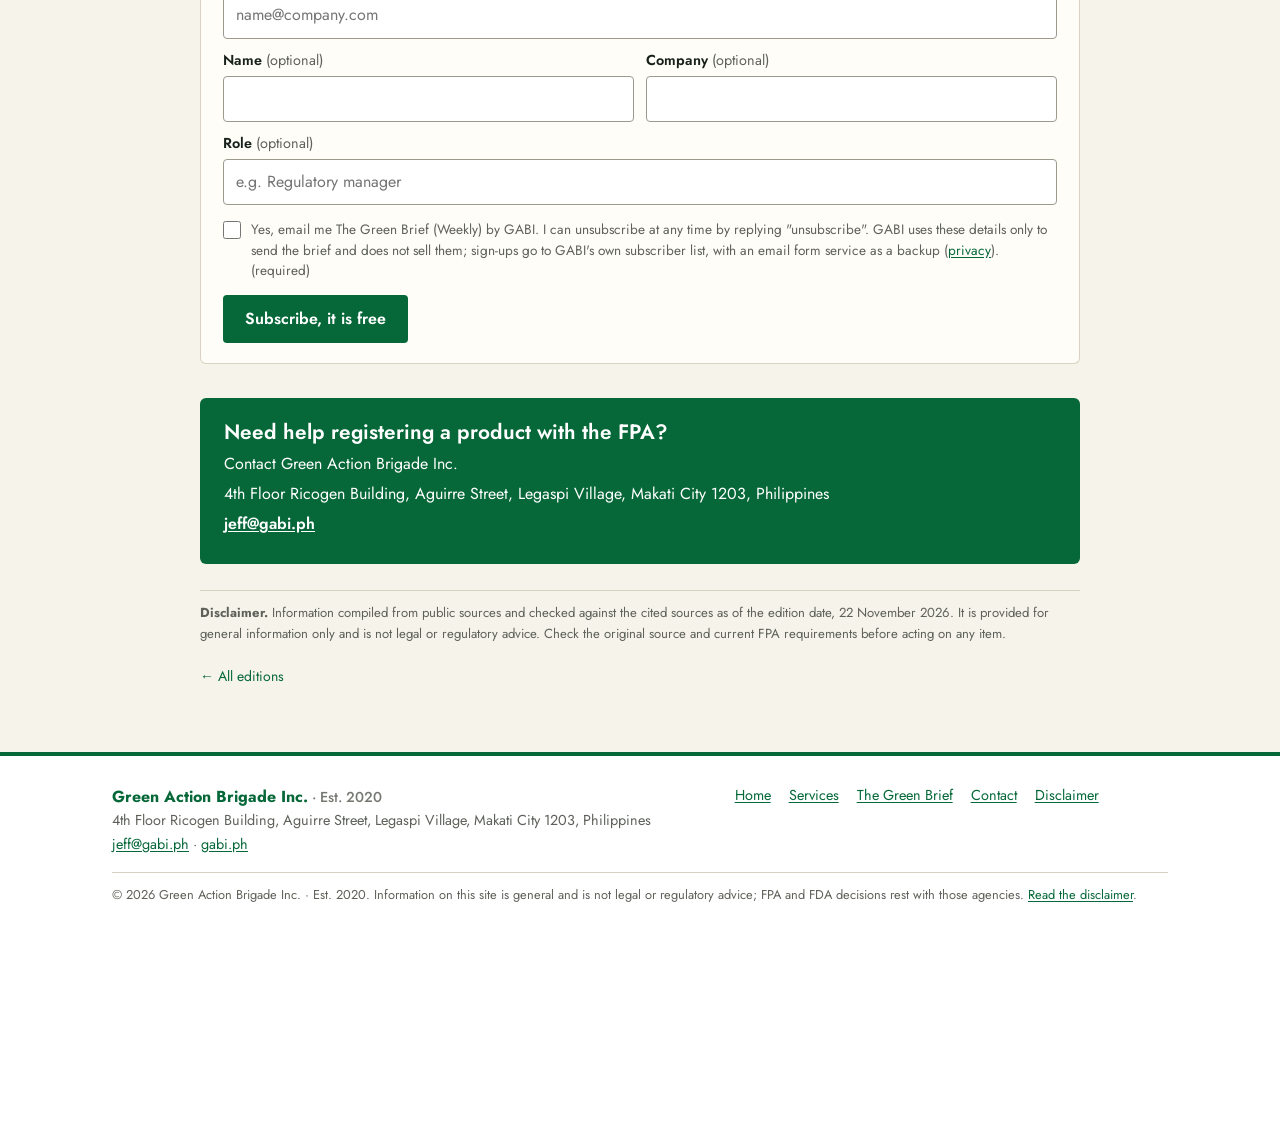
<file: weekly/2026-11-22/index.html>
<!DOCTYPE html>
<html lang="en-PH">
<head>
<!-- Google tag (gtag.js) -->
<script async src="https://www.googletagmanager.com/gtag/js?id=G-E742H0MWL5"></script>
<script>
  window.dataLayer = window.dataLayer || [];
  function gtag(){dataLayer.push(arguments);}
  gtag("js", new Date());
  gtag("config", "G-E742H0MWL5");
</script>
<meta charset="utf-8">
<meta name="viewport" content="width=device-width,initial-scale=1">
<title>The Green Brief - 22 November 2026</title>
<meta name="description" content="The EU did not renew its approval of the insecticide buprofezin, and authorisations must be withdrawn by 3 June 2027. A Missouri court gave final approval to…">
<link rel="canonical" href="https://gabi.ph/weekly/2026-11-22/">
<meta name="theme-color" content="#066839">
<meta property="og:site_name" content="Green Action Brigade Inc. (GABI)">
<meta property="og:locale" content="en_PH">
<meta property="og:type" content="article">
<meta property="og:title" content="The Green Brief - 22 November 2026">
<meta property="og:description" content="The EU did not renew its approval of the insecticide buprofezin, and authorisations must be withdrawn by 3 June 2027. A Missouri court gave final approval to…">
<meta property="og:url" content="https://gabi.ph/weekly/2026-11-22/">
<meta property="og:image" content="https://gabi.ph/assets/img/og-weekly.png">
<meta property="og:image:width" content="1200">
<meta property="og:image:height" content="630">
<meta property="og:image:alt" content="GABI logo with the words Green Action Brigade Inc. and a short description">
<meta name="twitter:card" content="summary_large_image">
<meta name="twitter:title" content="The Green Brief - 22 November 2026">
<meta name="twitter:description" content="The EU did not renew its approval of the insecticide buprofezin, and authorisations must be withdrawn by 3 June 2027. A Missouri court gave final approval to…">
<meta name="twitter:image" content="https://gabi.ph/assets/img/og-weekly.png">
<meta property="article:published_time" content="2026-11-22">
<meta property="article:publisher" content="https://gabi.ph/">
<link rel="icon" href="../../favicon.ico" sizes="any">
<link rel="icon" type="image/png" sizes="32x32" href="../../assets/img/favicon-32.png">
<link rel="apple-touch-icon" href="../../apple-touch-icon.png">
<link rel="manifest" href="../../site.webmanifest">
<link rel="preload" href="../../assets/fonts/jost-normal-latin.woff2" as="font" type="font/woff2" crossorigin>
<link rel="preload" href="../../assets/fonts/literata-normal-latin.woff2" as="font" type="font/woff2" crossorigin>
<link rel="stylesheet" href="../../assets/css/fonts.css?v=5">
<link rel="stylesheet" href="../../assets/css/site.css?v=10">
<script type="application/ld+json">{"@context": "https://schema.org", "@type": "ProfessionalService", "name": "Green Action Brigade Inc.", "alternateName": "GABI", "url": "https://gabi.ph/", "email": "jeff@gabi.ph", "logo": "https://gabi.ph/assets/img/gabi-logo-480.png", "image": "https://gabi.ph/assets/img/og-default.png", "address": {"@type": "PostalAddress", "streetAddress": "4th Floor Ricogen Building, Aguirre Street, Legaspi Village", "addressLocality": "Makati City", "postalCode": "1203", "addressCountry": "PH"}, "areaServed": "PH", "description": "Philippine agrochemical regulatory consultancy: FPA pesticide and fertilizer registration, renewals, labels, EUPs and trials coordination."}</script>
</head>
<body>
<a class="skip" href="#main">Skip to content</a>
<header class="site-header">
 <div class="wrap">
  <a class="brand" href="../../" aria-label="GABI home">
   <picture><source type="image/webp" srcset="../../assets/img/gabi-logo-240.webp"><img src="../../assets/img/gabi-logo-240.png" width="96" height="110" alt="GABI, Green Action Brigade Inc."></picture>
   <span class="brand-name">Green Action Brigade Inc.<small>FPA regulatory consultancy · Makati City</small><small class="est">Est. 2020</small></span>
  </a>
  <nav class="nav" aria-label="Main"><ul><li><a href="../../">Home</a></li><li><a href="../../services.html">Services</a></li><li><a href="../../weekly/" aria-current="page">The Green Brief</a></li><li><a class="btn-nav" href="../../contact.html">Email us</a></li></ul></nav>
 </div>
</header>
<main id="main">
<div class="wrap">
<article class="edition">
 <p class="crumbs"><a href="../../">Home</a> / <a href="../">The Green Brief</a> / 22 November 2026</p>
 <header>
  <span class="kicker">Green Action Brigade Inc. · The Green Brief (Weekly) by GABI</span>
  <h1>The Green Brief - 22 November 2026</h1>
  <div class="midrib dot" aria-hidden="true"></div>
  <p class="meta">Sunday, 22 November 2026 · Covers 15 to 22 November 2026 · Every news item checked against a public source</p>
 </header>
 <div class="intro"><span class="lab">This week in Philippine &amp; global agrochem</span><p>The EU did not renew its approval of the insecticide buprofezin, and authorisations must be withdrawn by 3 June 2027. A Missouri court gave final approval to Bayer&#x27;s Roundup settlement of up to US$7.25 billion. FPA&#x27;s Week 45 and Week 46 price files are image-only scans, so Week 44 remains the newest readable fertilizer print. DSWD relief to sugarcane farmers and workers hit by RSSI reached ₱1,439,654,725 as of 14 November.</p></div>
 <nav class="edition-toc" aria-label="In this edition"><strong>In this edition</strong><ol><li><a href="#global-industry-and-trends">Global industry and trends</a></li><li><a href="#company-and-innovation-news">Company and innovation news</a></li><li><a href="#philippine-price-monitoring">Philippine price monitoring</a></li><li><a href="#emerging-crops-and-pests">Emerging crops and pests</a></li><li><a href="#what-we-are-watching">What we are watching</a></li></ol></nav>
 <section id="global-industry-and-trends"><h2><span class=num>1</span>Global industry and trends</h2><article class=item><h3>EU does not renew buprofezin approval</h3><p>Commission Implementing Regulation (EU) 2026/2517, adopted on 12 November 2026 and published in the Official Journal on 13 November, does not renew the approval of buprofezin. Buprofezin is deleted from Part A of the Annex to Implementing Regulation (EU) No 540/2011. Member States must withdraw authorisations for buprofezin products by 3 June 2027, and any grace period under Article 46 of Regulation (EC) No 1107/2009 expires by 3 December 2027. The regulation enters into force on 3 December 2026. Recital 9 identifies buprofezin as meeting the human thyroid endocrine-disruptor criteria. It supersedes reliance on the previously scheduled 15 March 2027 approval expiry.</p><p class=why><b>Why it matters</b>Buprofezin users and suppliers with EU-linked markets have a fixed timeline to plan around.</p><p class=src><b>Sources:</b> <a href="https://eur-lex.europa.eu/legal-content/EN/TXT/HTML/?uri=CELEX%3A32026R2517" target=_blank rel="noopener">EUR-Lex, Regulation (EU) 2026/2517</a>, 13 Nov 2026 · <a href="https://www.global-agriculture.com/crop-protection/eu-ends-approval-for-buprofezin-insecticide-over-health-risk/" target=_blank rel="noopener">Global Agriculture</a>, 18 Nov 2026</p></article><article class=item><h3>UK and EU agree a food and farming standards deal; UK names three actives</h3><p>The UK and EU reached a Sanitary and Phytosanitary agreement on 20 November 2026, with an application date of 1 March 2028. GOV.UK guidance published on 20 November names cinmethylin, isoflucypram and pydiflumetofen as Category 1. They remain on the GB market under existing GB authorisations until the EU decides. If the EU non-approves an active after the application date, sale ceases within three months of that decision and final use and disposal within nine months. If non-approval comes before the application date, Category 2 transition rules apply. Implementing legislation is still to be laid.</p><p class=why><b>Why it matters</b>Suppliers of these three actives have a rule set to watch, but no date yet that affects them.</p><p class=src><b>Sources:</b> <a href="https://food.blog.gov.uk/2026/11/20/what-the-new-uk-eu-sps-agreement-means-for-food-and-feed-safety-and-food-businesses/" target=_blank rel="noopener">GOV.UK food blog</a>, 20 Nov 2026 · <a href="https://www.gov.uk/guidance/pesticide-changes-for-manufacturers" target=_blank rel="noopener">GOV.UK, guidance for manufacturers</a>, 20 Nov 2026 · <a href="https://www.gov.uk/guidance/pesticide-changes-for-farmers-and-growers" target=_blank rel="noopener">GOV.UK, guidance for farmers and growers</a></p></article><article class=item><h3>Bayer Roundup settlement gets final court approval</h3><p>A Missouri court granted final approval to Bayer&#x27;s Roundup class settlement on 20 November 2026. Judge Timothy Boyer approved up to US$7.25 billion over two decades, with claimant payments of about US$10,000 to US$165,000. The decision remains appealable.</p><p class=why><b>Why it matters</b>The approval settles one large legal exposure on glyphosate, but the appeal route is still open.</p><p class=src><b>Sources:</b> <a href="https://apnews.com/article/bayer-monsanto-roundup-weedkiller-cancer-settlement-075b547ed70802082466ce1fb08773d0" target=_blank rel="noopener">AP</a>, 20 Nov 2026 · <a href="https://www.bayer.com/media/en-us/court-grants-final-approval-to-roundup-class-settlement/" target=_blank rel="noopener">Bayer release</a>, 20 Nov 2026</p></article><article class=item><h3>Also in the news</h3><ul class=bl><li>BASF ended its pursuit of Evonik, according to its own release. It followed two rejected non-binding all-cash proposals, and the disclosed offer was €24 per share.<span class=src> Source: <a href="https://www.basf.com/global/en/media/news-releases/2026/11/p-26-202" target=_blank rel="noopener">BASF release</a>, 19 Nov 2026</span></li><li>Pupuk Indonesia, through Pupuk Kaltim, selected Topsoe technology for an ammonia and urea project at Fakfak, West Papua. Topsoe states 2,500 tonnes a day of ammonia, a final investment decision expected in 2027 and completion targeted for 2030. Pupuk Indonesia states about 825,000 tonnes a year of ammonia and 1.15 million tonnes a year of urea. This is licensing and basic engineering, before a final investment decision.<span class=src> Source: <a href="https://www.topsoe.com/news/topsoe-secures-technology-contract-for-pupuk-indonesias-ammonia-project-in-indonesia" target=_blank rel="noopener">Topsoe release</a>, 16 Nov 2026 · <a href="https://www.accessnewswire.com/newsroom/en/chemicals/pupuk-indonesia-and-topsoe-advance-lower-carbon-ammonia-project-to-strengthen-indonesias-1255274" target=_blank rel="noopener">Pupuk Indonesia newswire</a>, 21 Nov 2026</span></li></ul><p class=why><b>Why it matters</b>A European decision, a US court ruling and two corporate moves show how much of the sector&#x27;s news is regulatory and financial this week.</p></article></section><section id="company-and-innovation-news"><h2><span class=num>2</span>Company and innovation news</h2><p class=sintro>None of these items is tied to the Philippines in the sources cited. They are included as signals of where crop-protection technology and capital are heading.</p><article class=item><h3>Bionema reports trial results and seeks distribution partners</h3><p>Trial data published on 16 November 2026 showed western flower thrips control in UK strawberries rising from 58% to 97.5% using Bionema&#x27;s Incapsulex with a living biocontrol agent. Bionema says it is seeking field-trial hosts and distribution or licensing partners.</p><p class=why><b>Why it matters</b>A formulation company openly looking for partners is a market signal, not a confirmed opening in the Philippines.</p><p class=src><b>Source:</b> <a href="https://www.global-agriculture.com/biologicals/bionemas-formulation-technology-lifts-biopesticide-efficacy-from-58-to-97-5/" target=_blank rel="noopener">Global Agriculture</a>, 16 Nov 2026</p></article><article class=item><h3>SICIT opens a €40 million biostimulant plant in Mexico</h3><p>SICIT opened a €40 million biostimulant ingredients plant at León, Guanajuato, Mexico, on 19 November 2026. It is the company&#x27;s second plant after Arzignano, Italy. It covers three platforms: collagen-derived peptides from leather-tanning by-products, Patagonian seaweed extracts, and botanical extracts from locally grown Moringa oleifera. No capacity tonnage was disclosed. The stated export targets are the United States, Latin America and China.</p><p class=why><b>Why it matters</b>The source makes no statement about the Philippines or ASEAN.</p><p class=src><b>Source:</b> <a href="https://www.global-agriculture.com/biologicals/sicit-opens-e40-million-biostimulants-manufacturing-plant-in-mexico/" target=_blank rel="noopener">Global Agriculture</a>, 19 Nov 2026</p></article><article class=item><h3>HELM launches Reviton Ultra herbicide</h3><p>HELM Crop Solutions announced Reviton Ultra on 16 November 2026. It combines tiafenacil (Group 14) and glufosinate (Group 10) for burndown and selected crop uses. The notice does not give a registration number or approval date.</p><p class=why><b>Why it matters</b>A new two-active herbicide mix; no registration number or approval date was found in the source.</p><p class=src><b>Source:</b> <a href="https://www.helmcrop.com/about-us/news/details/helm-crop-solutions-launches-reviton-ultra-herbicide/" target=_blank rel="noopener">HELM Crop Solutions notice</a>, 16 Nov 2026</p></article><article class=item><h3>Crystal Crop Protection IPO closes about 17 times subscribed</h3><p>The Crystal Crop Protection IPO ran from 18 to 20 November 2026 at a price band of ₹259 to ₹272 and closed at approximately 17.07 times overall subscription. Listing on NSE and BSE is scheduled for 26 November, after this window.</p><p class=why><b>Why it matters</b>Listing is still to come, so the market&#x27;s response is not yet known.</p><p class=src><b>Source:</b> <a href="https://www.groww.in/blog/crystal-crop-protection-ipo-day-3-subscription-status-timeline-and-key-issue-details" target=_blank rel="noopener">Groww</a></p></article><article class=item><h3>Also in the news</h3><ul class=bl><li>Enko and Syngenta Crop Protection advanced a novel fungicide chemistry to a second year of field testing after first-year trials. The release does not identify the disease, target site, chemistry class, timeline or market.<span class=src> Source: <a href="https://www.businesswire.com/news/home/20261119480924/en/Enko-and-Syngenta-Advance-Novel-Fungicide-Chemistry" target=_blank rel="noopener">Business Wire</a>, 19 Nov 2026</span></li><li>Nufarm received US EPA registration for Mountain, a flucarbazone-sodium wheat herbicide, registered in eleven states and available for spring 2027. It is an upgrade of existing chemistry.<span class=src> Source: <a href="https://www.global-agriculture.com/crop-protection/nufarm-secures-epa-registration-for-mountain-wheat-herbicide/" target=_blank rel="noopener">Global Agriculture</a>, 21 Nov 2026</span></li></ul><p class=why><b>Why it matters</b>Both items are early-stage or incremental, with no Philippine link stated.</p></article></section><section id="philippine-price-monitoring"><h2><span class=num>3</span>Philippine price monitoring</h2><article class=item><h3>FPA fertilizer: Week 46 is listed but unreadable; Week 44 remains the newest readable print</h3><p>The FPA weekly prices page lists fertilizer and pesticide files up to 9 to 13 November 2026 (Week 46). The Week 45 and Week 46 fertilizer files return HTTP 200 but are image-only scans with no text layer, so no figures are quoted here. The Week 44 file, 26 to 30 October 2026, has a text layer and is the newest readable print. It is historical and is not a current-week quotation. The table shows the Week 44 national weighted averages. No Week 45 or Week 46 price change is computed.</p><div class=tw><table><tr><th>Grade</th><th>Week 44</th></tr><tr><td>Urea, prilled 46-0-0</td><td>₱2,273.25</td></tr><tr><td>Urea, granular 46-0-0</td><td>₱2,224.57</td></tr><tr><td>Ammonium sulfate 21-0-0</td><td>₱1,318.44</td></tr><tr><td>Complete 14-14-14</td><td>₱1,977.86</td></tr><tr><td>Ammonium phosphate 16-20-0</td><td>₱1,827.84</td></tr><tr><td>Muriate of potash 0-0-60</td><td>₱1,669.93</td></tr><tr><td>DAP 18-46-0</td><td>₱3,346.03</td></tr></table></div><p class=tnote>National weighted average per 50 kg bag, Week 44: 26 to 30 October 2026. This is a reference week, not a 22 November price. The file&#x27;s title says six grades but its header carries seven columns, which are shown here.</p><p class=why><b>Why it matters</b>Anyone using FPA prices in a cost discussion should state the week and say that Weeks 45 and 46 were not readable.</p><p class=src><b>Sources:</b> <a href="https://fpa.da.gov.ph/wp-content/uploads/2026/11/WFP-WK44-2026.sgd_.pdf" target=_blank rel="noopener">FPA WFP Week 44 PDF</a>, 26 to 30 October 2026 · <a href="https://fpa.da.gov.ph/wp-content/uploads/2026/11/WFP-WK45-2026.sgd_Optimized.pdf" target=_blank rel="noopener">FPA Week 45 PDF, image-only</a> · <a href="https://fpa.da.gov.ph/wp-content/uploads/2026/11/WFP-WK46.sgd_Optimized.pdf" target=_blank rel="noopener">FPA Week 46 PDF, image-only</a> · <a href="https://fpa.da.gov.ph/weekly-prices/" target=_blank rel="noopener">FPA weekly prices page</a></p></article><article class=item><h3>FPA pesticide prices: still no readable figure</h3><p>The Top-5 fast-moving pesticides file for Week 46 returns HTTP 200 but is an image-only scan with no price text. The Week 45 file is also image-only. No updated pesticide price figure could be recovered.</p><p class=why><b>Why it matters</b>Pesticide price series stay unavailable in readable form until FPA posts a text version.</p><p class=src><b>Sources:</b> <a href="https://fpa.da.gov.ph/wp-content/uploads/2026/11/Top-5-FMP-WK46.sgd_Optimized.pdf" target=_blank rel="noopener">FPA Top-5 fast-moving pesticides, Week 46</a> · <a href="https://fpa.da.gov.ph/wp-content/uploads/2026/11/Top-5-Fast-moving-Pesticides-November-02-06-2026-WEEK-45.sgd_.pdf" target=_blank rel="noopener">FPA Top-5 fast-moving pesticides, Week 45, image-only</a> · <a href="https://fpa.da.gov.ph/weekly-prices/" target=_blank rel="noopener">FPA weekly prices page</a></p></article><article class=item><h3>Chinese glyphosate technical is flat at a high level</h3><p>China&#x27;s NBS reports glyphosate 95% technical at 29,000.0 yuan per tonne for 1 to 10 November 2026, down 35.7 yuan or 0.12% from 29,035.7 for 21 to 31 October. Earlier prints were 28,250.0 for 21 to 30 September (up 4.27% on the prior print) and 29,035.7 for 11 to 20 October (up 2.78%). The NBS basis is wholesale or circulation prices across about 2,000 wholesale enterprises in 31 provinces, municipalities and autonomous regions, including circulation costs, trading profit and applicable taxes. These are not ex-works factory-gate prices. Global Agriculture reports the latest move as 0.1%.</p><p class=why><b>Why it matters</b>Technical-grade glyphosate has stopped rising but has not fallen back.</p><p class=src><b>Sources:</b> <a href="https://www.stats.gov.cn/sj/zxfb/202611/t20261113_1965820.html" target=_blank rel="noopener">NBS, 1 to 10 Nov</a>, 14 Nov 2026 · <a href="https://www.stats.gov.cn/english///PressRelease/202611/t20261104_1965741.html" target=_blank rel="noopener">NBS, 21 to 31 Oct</a>, 04 Nov 2026 · <a href="https://www.global-agriculture.com/crop-protection/china-glyphosate-price-steady-as-raw-material-costs-drop/" target=_blank rel="noopener">Global Agriculture</a>, 18 Nov 2026</p></article><article class=item><h3>Also in the news</h3><ul class=bl><li>World Bank November 2026 Pink Sheet, published 3 November, before this window; latest data is October. US$ per metric tonne, August, September, October: DAP 793.5, 800.6, 803.1 (up 0.31% on September); TSP 704.4, 690.0, 692.0 (up 0.29%); urea, E. Europe 390.0, 407.5, 420.0 (up 3.07%); potassium chloride 386.9, 367.5, 357.5 (down 2.72%); phosphate rock 170.0 in all three months. The official footnote for the urea series reads &quot;Urea, (E. Europe), prill spot f.o.b. Middle East.&quot; The fertilizer index was 146.4, 147.0 and 148.2.<span class=src> Source: <a href="https://thedocs.worldbank.org/en/doc/74e8be41ceb20fa0da750cda2f6b9e4e-0050012026/related/CMO-Pink-Sheet-November-2026.pdf" target=_blank rel="noopener">World Bank Pink Sheet</a>, 03 Nov 2026</span></li><li>DTN&#x27;s US retail fertilizer survey for the second week of November, in US dollars per ton: urea 657, DAP 947, MAP 995, potash 504, anhydrous ammonia 997, UAN28 427, UAN32 483 and 10-34-0 704. Five products rose slightly month on month and three fell slightly; none met DTN&#x27;s 5% threshold for a significant change. These are retail prices per ton and should not be compared with World Bank spot prices per metric tonne.<span class=src> Source: <a href="https://www.dtnpf.com/agriculture/web/ag/crops/article/2026/11/18/5-8-major-fertilizer-prices-edge" target=_blank rel="noopener">DTN</a>, 18 Nov 2026</span></li></ul><p class=why><b>Why it matters</b>International spot and US retail series give context for, but are not a substitute for, the FPA retail series.</p></article></section><section id="emerging-crops-and-pests"><h2><span class=num>4</span>Emerging crops and pests</h2><p class=sintro>This section also carries FPA notices published in or near the period.</p><article class=item><h3>FPA: no circular newer than 27 October</h3><p>The FPA memorandum circular index checked on 22 November 2026 has no November 2026 circular. Its newest entries are dated 27 October 2026: MC 2026-17, Requirement for Batch Number or Lot Number on all Fertilizer Products Labels and Packaging; MC 2026-16, Authorization of the FPA Regional Field Units to accept Payment of Application Fees for License To Operate (LTO) as Fertilizer Handler (National-Level); and Administrative Order No. 2026-01, Emergency Regulatory Measures for Facilitating Fertilizer Pesticide and Other Agricultural Chemicals Trade and Product Registration During Emergency, Armed Conflict, or Severe Supply Disruption. Signing dates and effectivity were not readable in the files checked. MC 2026-04, 2026-13 and 2026-15 are absent from the index, which does not establish that they were never issued.</p><p class=why><b>Why it matters</b>The effectivity and transition terms of MC 2026-17 are not yet readable in the published files.</p><p class=src><b>Sources:</b> <a href="https://fpa.da.gov.ph/memorandum-circulars/" target=_blank rel="noopener">FPA memorandum circulars index</a> · <a href="https://fpa.da.gov.ph/administrative-order-no-2026-01/" target=_blank rel="noopener">FPA AO 2026-01</a>, 27 Oct 2026</p></article><article class=item><h3>FPA training and examination schedule</h3><p>The FPA CY 2026 schedule lists the following events, shown without inferring that they took place. On 16 to 19 November 2026 in General Santos, training for CPA-Fumigator, CPA-Exterminator and ARCO; on 16 to 17 November, F/P Researcher training; on 19 November, a special examination at FPA Region XII; on 20 November, examinations in General Santos and a hybrid renewal symposium. It also lists a pure-online KAPESTCOPI CPA-Fumigator renewal on 2 December 2026. The newest posted passer results are for the 5 November examination, published 9 November.</p><p class=why><b>Why it matters</b>This is the published schedule only. Confirm with the organisers before making plans.</p><p class=src><b>Sources:</b> <a href="https://fpa.da.gov.ph/wp-content/uploads/2026/08/07302026_MC-re-CY-2026-Schedule-of-Trainings.docx.pdf" target=_blank rel="noopener">FPA 2026 schedule of trainings</a>, 30 Jul 2026 · <a href="https://fpa.da.gov.ph/resources/list-of-passers-revised/" target=_blank rel="noopener">FPA list of passers</a>, 09 Nov 2026</p></article><article class=item><h3>Sugarcane RSSI: relief reaches ₱1.44 billion and seed farms spread</h3><p>DSWD disbursement to RSSI-affected sugarcane farmers and laborers reached ₱1,439,654,725 for 139,833 beneficiaries as of 14 November 2026, made up of 75,174 farmers and 64,659 laborers. Negros Occidental accounts for ₱1,201,912,600 and 116,408 beneficiaries, including 59,072 farmers and 57,336 laborers. Separately, Negros Occidental established RSSI-recovery seed farms for PHILSURIN&#x27;s PSR 03-171 variety in eight LGUs: Sagay City, Cadiz City, Manapla, Victorias City, E.B. Magalona, Silay City, Talisay City and Murcia. Sagay dispersal was on 11 November and the Cadiz handover on 16 November.</p><p class=why><b>Why it matters</b>Relief and replanting are both moving; laborers make up 64,659 of the 139,833 people assisted.</p><p class=src><b>Sources:</b> <a href="https://digicastnegros.com/dswd-aid-to-rssi-hit-negros-sugarcane-farmers-laborers-reaches-p1-43b/" target=_blank rel="noopener">Digicast Negros, DSWD relief</a>, 15 Nov 2026 · <a href="https://digicastnegros.com/negocc-provincial-govt-expands-sugarcane-recovery-efforts-through-seed-farms-in-8-lgus/" target=_blank rel="noopener">Digicast Negros, eight seed farms</a>, 17 Nov 2026</p></article></section><section id="what-we-are-watching"><h2>What we are watching</h2><ul class=watch><li>Readable FPA Week 45 and Week 46 price data, and any later weekly listings.</li><li>Whether FPA posts a readable copy of MC 2026-17 with effectivity and transition dates.</li><li>FPA results following the scheduled 19 and 20 November examinations.</li><li>The 2 December KAPESTCOPI CPA-Fumigator renewal event.</li><li>UK implementing legislation for the new SPS agreement.</li><li>Buprofezin entering into force in the EU on 3 December 2026.</li><li>Crystal Crop Protection&#x27;s scheduled listing on 26 November.</li><li>Pupuk Indonesia&#x27;s Fakfak project final investment decision, expected in 2027.</li></ul></section>
 <section class="subscribe card" aria-labelledby="sub-edition-h">
 <h2 id="sub-edition-h">Get the next edition by email</h2>
 <p>Free, once a week: Philippine and global agrochem news on regulation, prices and pests, each item checked against a dated public source.</p>
 <form action="https://formsubmit.co/b0a8efc74737ae92e1e23c22b9d89d96" method="POST" accept-charset="UTF-8" data-gb-signup>
  <input type="hidden" name="_subject" value="New Green Brief subscriber"><input type="hidden" name="_template" value="table"><input type="hidden" name="_captcha" value="true"><input type="hidden" name="signup_page" value="edition 2026-11-22"><input type="hidden" name="_next" value="https://gabi.ph/weekly/subscribe/thanks/" data-next="../../weekly/subscribe/thanks/"><div class="hp" aria-hidden="true"><label>Leave this empty<input type="text" name="_honey" tabindex="-1" autocomplete="off"></label></div><div class="sub-grid"><label class="full" for="sub-edition-email"><span class="lt">Email address</span><input id="sub-edition-email" type="email" name="email" required autocomplete="email" placeholder="name@company.com"></label><label for="sub-edition-name"><span class="lt">Name <em>(optional)</em></span><input id="sub-edition-name" type="text" name="name" autocomplete="name"></label><label for="sub-edition-company"><span class="lt">Company <em>(optional)</em></span><input id="sub-edition-company" type="text" name="company" autocomplete="organization"></label><label class="full" for="sub-edition-role"><span class="lt">Role <em>(optional)</em></span><input id="sub-edition-role" type="text" name="role" autocomplete="organization-title" placeholder="e.g. Regulatory manager"></label></div>
  <label class="consent"><input type="checkbox" name="consent" value="yes" required> <span>Yes, email me The Green Brief (Weekly) by GABI. I can unsubscribe at any time by replying "unsubscribe". GABI uses these details only to send the brief and does not sell them; sign-ups go to GABI's own subscriber list, with an email form service as a backup (<a href="../../disclaimer.html#privacy">privacy</a>). <em>(required)</em></span></label>
  <button class="btn btn-green" type="submit">Subscribe, it is free</button>
 </form>
</section>
 <aside class="edition-cta" aria-label="Contact GABI">
  <h2>Need help registering a product with the FPA?</h2>
  <p>Contact Green Action Brigade Inc.</p>
  <p>4th Floor Ricogen Building, Aguirre Street, Legaspi Village, Makati City 1203, Philippines</p>
  <p><a href="../../contact.html">jeff@gabi.ph</a></p>
  <!-- Phone slot: <p><a href="tel:+63XXXXXXXXXX">+63 X XXXX XXXX</a></p> -->
 </aside>
 <p class="disc"><b>Disclaimer.</b> Information compiled from public sources and checked against the cited sources as of the edition date, 22 November 2026. It is provided for general information only and is not legal or regulatory advice. Check the original source and current FPA requirements before acting on any item.</p>
 <p class="crumbs"><a href="../">← All editions</a></p>
</article>
</div>
<script>/* point the post-submit redirect at the host the page is served from */
document.querySelectorAll('input[data-next]').forEach(function(i){if(location.protocol.indexOf('http')===0){i.value=new URL(i.getAttribute('data-next'),location.href).href;}});</script>
<script src="../../assets/js/signup.js" defer></script>
</main>
<footer class="site-footer">
 <div class="wrap">
  <div>
   <strong>Green Action Brigade Inc.</strong> <span class="est">· Est. 2020</span>
   <address>4th Floor Ricogen Building, Aguirre Street, Legaspi Village, Makati City 1203, Philippines<br><a href="../../contact.html">jeff@gabi.ph</a> · <a href="https://gabi.ph/">gabi.ph</a>
   <!-- Phone: add when ready, e.g. <br><a href="tel:+63XXXXXXXXXX">+63 X XXXX XXXX</a> --></address>
  </div>
  <nav aria-label="Footer"><ul>
   <li><a href="../../">Home</a></li><li><a href="../../services.html">Services</a></li>
   <li><a href="../../weekly/">The Green Brief</a></li><li><a href="../../contact.html">Contact</a></li>
   <li><a href="../../disclaimer.html">Disclaimer</a></li>
  </ul></nav>
  <p class="legal">© 2026 Green Action Brigade Inc. · Est. 2020. Information on this site is general and is not legal or regulatory advice; FPA and FDA decisions rest with those agencies. <a href="../../disclaimer.html">Read the disclaimer</a>.</p>
 </div>
</footer>
<div class="fab-stack" role="group" aria-label="Page controls">
<button type="button" class="home-fab" data-page-scroll="up" aria-label="Page up" title="Page up"><svg viewBox="0 0 24 24" fill="none" stroke="currentColor" stroke-width="2" stroke-linecap="round" stroke-linejoin="round" aria-hidden="true"><path d="m6 14 6-6 6 6"/></svg></button>
<button type="button" class="home-fab" data-page-scroll="down" aria-label="Page down" title="Page down"><svg viewBox="0 0 24 24" fill="none" stroke="currentColor" stroke-width="2" stroke-linecap="round" stroke-linejoin="round" aria-hidden="true"><path d="m6 10 6 6 6-6"/></svg></button>
<a class="home-fab" href="../../" aria-label="Back to home" title="Home"><svg viewBox="0 0 24 24" fill="none" stroke="currentColor" stroke-width="2" stroke-linecap="round" stroke-linejoin="round" aria-hidden="true"><path d="M3 10.5 12 3l9 7.5"/><path d="M5 9.5V20a1 1 0 0 0 1 1h4v-6h4v6h4a1 1 0 0 0 1-1V9.5"/></svg></a>
</div>
<script src="../../assets/js/page-scroll.js?v=2" defer></script>
</body>
</html>
</file>
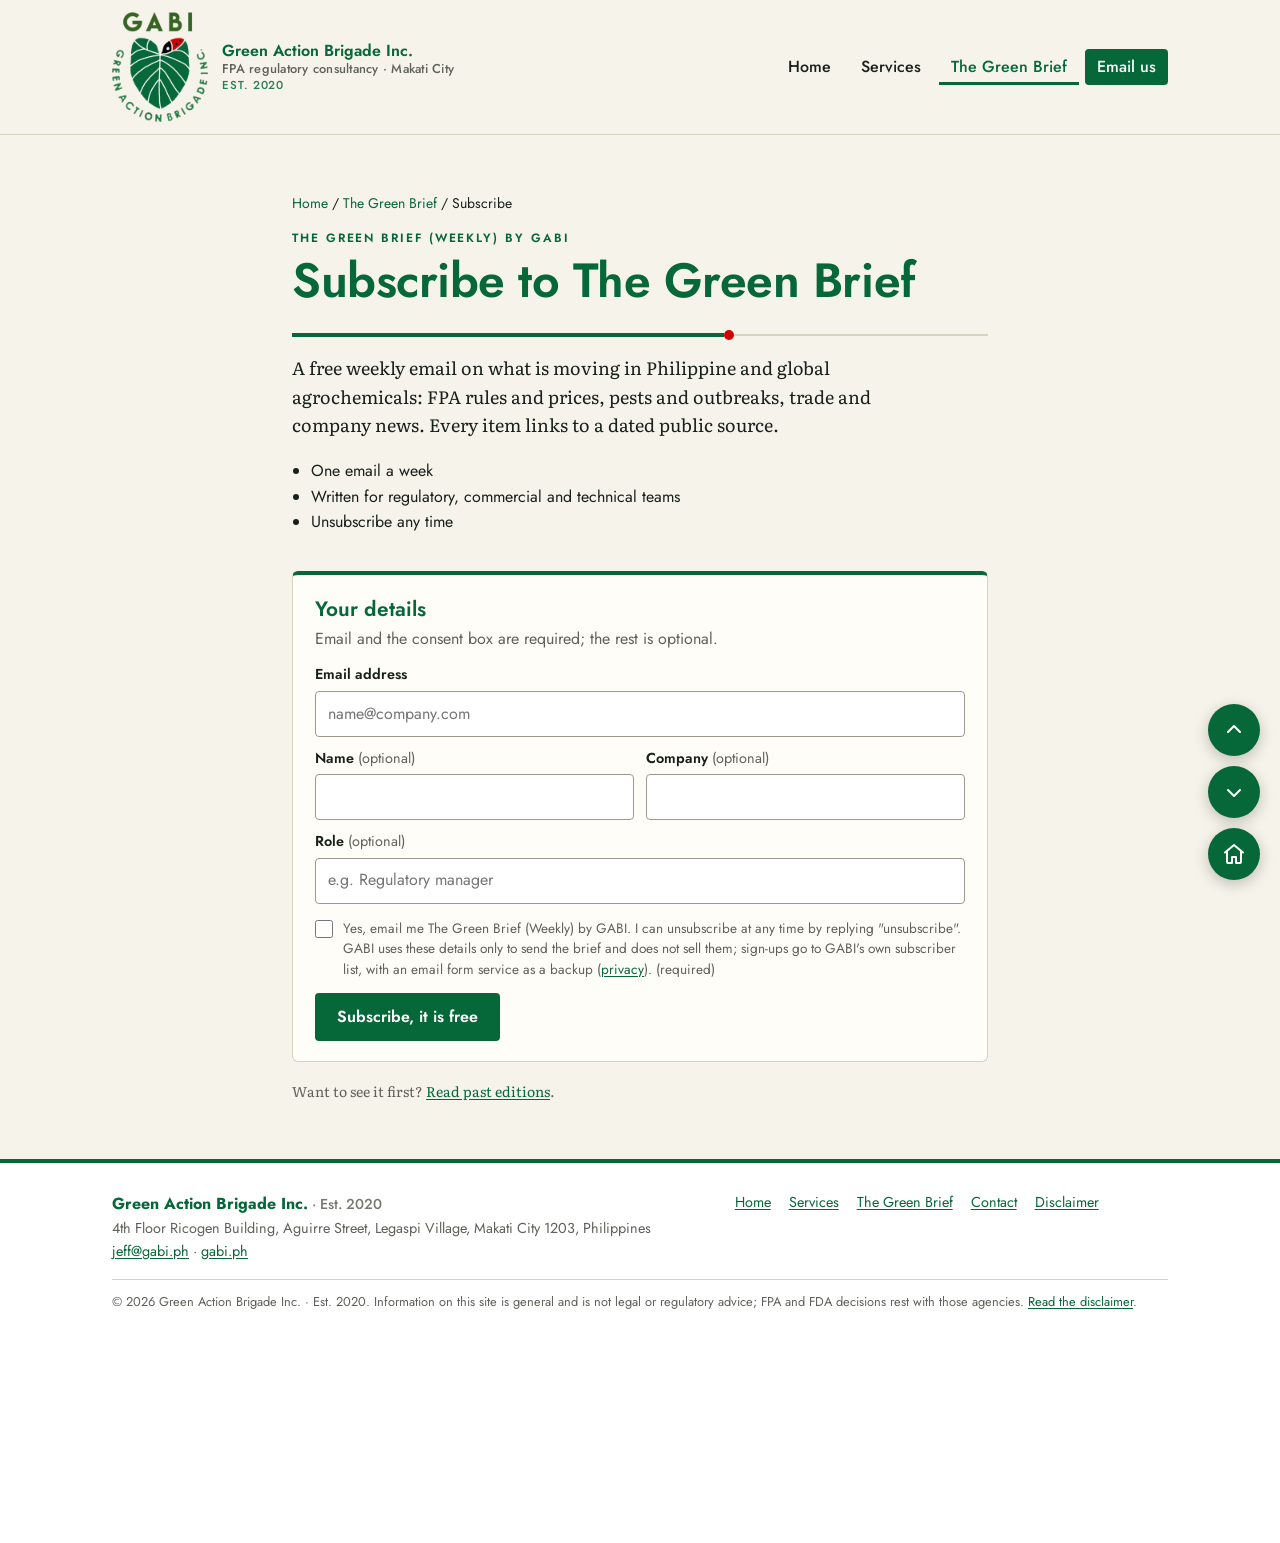
<file: weekly/subscribe/index.html>
<!DOCTYPE html>
<html lang="en-PH">
<head>
<!-- Google tag (gtag.js) -->
<script async src="https://www.googletagmanager.com/gtag/js?id=G-E742H0MWL5"></script>
<script>
  window.dataLayer = window.dataLayer || [];
  function gtag(){dataLayer.push(arguments);}
  gtag("js", new Date());
  gtag("config", "G-E742H0MWL5");
</script>
<meta charset="utf-8">
<meta name="viewport" content="width=device-width,initial-scale=1">
<title>Subscribe | The Green Brief (Weekly) by GABI</title>
<meta name="description" content="Subscribe free to The Green Brief (Weekly) by GABI: Philippine and global agrochemical regulation, prices, pests and company news by email.">
<link rel="canonical" href="https://gabi.ph/weekly/subscribe/">
<meta name="theme-color" content="#066839">
<meta property="og:site_name" content="Green Action Brigade Inc. (GABI)">
<meta property="og:locale" content="en_PH">
<meta property="og:type" content="website">
<meta property="og:title" content="Subscribe | The Green Brief (Weekly) by GABI">
<meta property="og:description" content="Subscribe free to The Green Brief (Weekly) by GABI: Philippine and global agrochemical regulation, prices, pests and company news by email.">
<meta property="og:url" content="https://gabi.ph/weekly/subscribe/">
<meta property="og:image" content="https://gabi.ph/assets/img/og-weekly.png">
<meta property="og:image:width" content="1200">
<meta property="og:image:height" content="630">
<meta property="og:image:alt" content="GABI logo with the words Green Action Brigade Inc. and a short description">
<meta name="twitter:card" content="summary_large_image">
<meta name="twitter:title" content="Subscribe | The Green Brief (Weekly) by GABI">
<meta name="twitter:description" content="Subscribe free to The Green Brief (Weekly) by GABI: Philippine and global agrochemical regulation, prices, pests and company news by email.">
<meta name="twitter:image" content="https://gabi.ph/assets/img/og-weekly.png">
<link rel="icon" href="../../favicon.ico" sizes="any">
<link rel="icon" type="image/png" sizes="32x32" href="../../assets/img/favicon-32.png">
<link rel="apple-touch-icon" href="../../apple-touch-icon.png">
<link rel="manifest" href="../../site.webmanifest">
<link rel="preload" href="../../assets/fonts/jost-normal-latin.woff2" as="font" type="font/woff2" crossorigin>
<link rel="preload" href="../../assets/fonts/literata-normal-latin.woff2" as="font" type="font/woff2" crossorigin>
<link rel="stylesheet" href="../../assets/css/fonts.css?v=5">
<link rel="stylesheet" href="../../assets/css/site.css?v=10">
<script type="application/ld+json">{"@context": "https://schema.org", "@type": "ProfessionalService", "name": "Green Action Brigade Inc.", "alternateName": "GABI", "url": "https://gabi.ph/", "email": "jeff@gabi.ph", "logo": "https://gabi.ph/assets/img/gabi-logo-480.png", "image": "https://gabi.ph/assets/img/og-default.png", "address": {"@type": "PostalAddress", "streetAddress": "4th Floor Ricogen Building, Aguirre Street, Legaspi Village", "addressLocality": "Makati City", "postalCode": "1203", "addressCountry": "PH"}, "areaServed": "PH", "description": "Philippine agrochemical regulatory consultancy: FPA pesticide and fertilizer registration, renewals, labels, EUPs and trials coordination."}</script>
</head>
<body>
<a class="skip" href="#main">Skip to content</a>
<header class="site-header">
 <div class="wrap">
  <a class="brand" href="../../" aria-label="GABI home">
   <picture><source type="image/webp" srcset="../../assets/img/gabi-logo-240.webp"><img src="../../assets/img/gabi-logo-240.png" width="96" height="110" alt="GABI, Green Action Brigade Inc."></picture>
   <span class="brand-name">Green Action Brigade Inc.<small>FPA regulatory consultancy · Makati City</small><small class="est">Est. 2020</small></span>
  </a>
  <nav class="nav" aria-label="Main"><ul><li><a href="../../">Home</a></li><li><a href="../../services.html">Services</a></li><li><a href="../../weekly/" aria-current="page">The Green Brief</a></li><li><a class="btn-nav" href="../../contact.html">Email us</a></li></ul></nav>
 </div>
</header>
<main id="main">
<div class="wrap narrow">
 <section class="page-head">
  <p class="crumbs"><a href="../../">Home</a> / <a href="../">The Green Brief</a> / Subscribe</p>
  <span class="kicker">The Green Brief (Weekly) by GABI</span>
  <h1>Subscribe to The Green Brief</h1>
  <div class="midrib dot" aria-hidden="true"></div>
  <p class="lede">A free weekly email on what is moving in Philippine and global agrochemicals: FPA rules and prices, pests and outbreaks, trade and company news. Every item links to a dated public source.</p>
  <ul class="ticks-sm"><li>One email a week</li><li>Written for regulatory, commercial and technical teams</li><li>Unsubscribe any time</li></ul>
 </section>
 <section class="subscribe card" aria-labelledby="sub-page-h">
 <h2 id="sub-page-h">Your details</h2>
 <p>Email and the consent box are required; the rest is optional.</p>
 <form action="https://formsubmit.co/b0a8efc74737ae92e1e23c22b9d89d96" method="POST" accept-charset="UTF-8" data-gb-signup>
  <input type="hidden" name="_subject" value="New Green Brief subscriber"><input type="hidden" name="_template" value="table"><input type="hidden" name="_captcha" value="true"><input type="hidden" name="signup_page" value="subscribe page"><input type="hidden" name="_next" value="https://gabi.ph/weekly/subscribe/thanks/" data-next="../../weekly/subscribe/thanks/"><div class="hp" aria-hidden="true"><label>Leave this empty<input type="text" name="_honey" tabindex="-1" autocomplete="off"></label></div><div class="sub-grid"><label class="full" for="sub-page-email"><span class="lt">Email address</span><input id="sub-page-email" type="email" name="email" required autocomplete="email" placeholder="name@company.com"></label><label for="sub-page-name"><span class="lt">Name <em>(optional)</em></span><input id="sub-page-name" type="text" name="name" autocomplete="name"></label><label for="sub-page-company"><span class="lt">Company <em>(optional)</em></span><input id="sub-page-company" type="text" name="company" autocomplete="organization"></label><label class="full" for="sub-page-role"><span class="lt">Role <em>(optional)</em></span><input id="sub-page-role" type="text" name="role" autocomplete="organization-title" placeholder="e.g. Regulatory manager"></label></div>
  <label class="consent"><input type="checkbox" name="consent" value="yes" required> <span>Yes, email me The Green Brief (Weekly) by GABI. I can unsubscribe at any time by replying "unsubscribe". GABI uses these details only to send the brief and does not sell them; sign-ups go to GABI's own subscriber list, with an email form service as a backup (<a href="../../disclaimer.html#privacy">privacy</a>). <em>(required)</em></span></label>
  <button class="btn btn-green" type="submit">Subscribe, it is free</button>
 </form>
</section>
 <p class="small muted" style="margin:18px 0 56px">Want to see it first? <a href="../">Read past editions</a>.</p>
</div>
<script>/* point the post-submit redirect at the host the page is served from */
document.querySelectorAll('input[data-next]').forEach(function(i){if(location.protocol.indexOf('http')===0){i.value=new URL(i.getAttribute('data-next'),location.href).href;}});</script>
<script src="../../assets/js/signup.js" defer></script>
</main>
<footer class="site-footer">
 <div class="wrap">
  <div>
   <strong>Green Action Brigade Inc.</strong> <span class="est">· Est. 2020</span>
   <address>4th Floor Ricogen Building, Aguirre Street, Legaspi Village, Makati City 1203, Philippines<br><a href="../../contact.html">jeff@gabi.ph</a> · <a href="https://gabi.ph/">gabi.ph</a>
   <!-- Phone: add when ready, e.g. <br><a href="tel:+63XXXXXXXXXX">+63 X XXXX XXXX</a> --></address>
  </div>
  <nav aria-label="Footer"><ul>
   <li><a href="../../">Home</a></li><li><a href="../../services.html">Services</a></li>
   <li><a href="../../weekly/">The Green Brief</a></li><li><a href="../../contact.html">Contact</a></li>
   <li><a href="../../disclaimer.html">Disclaimer</a></li>
  </ul></nav>
  <p class="legal">© 2026 Green Action Brigade Inc. · Est. 2020. Information on this site is general and is not legal or regulatory advice; FPA and FDA decisions rest with those agencies. <a href="../../disclaimer.html">Read the disclaimer</a>.</p>
 </div>
</footer>
<div class="fab-stack" role="group" aria-label="Page controls">
<button type="button" class="home-fab" data-page-scroll="up" aria-label="Page up" title="Page up"><svg viewBox="0 0 24 24" fill="none" stroke="currentColor" stroke-width="2" stroke-linecap="round" stroke-linejoin="round" aria-hidden="true"><path d="m6 14 6-6 6 6"/></svg></button>
<button type="button" class="home-fab" data-page-scroll="down" aria-label="Page down" title="Page down"><svg viewBox="0 0 24 24" fill="none" stroke="currentColor" stroke-width="2" stroke-linecap="round" stroke-linejoin="round" aria-hidden="true"><path d="m6 10 6 6 6-6"/></svg></button>
<a class="home-fab" href="../../" aria-label="Back to home" title="Home"><svg viewBox="0 0 24 24" fill="none" stroke="currentColor" stroke-width="2" stroke-linecap="round" stroke-linejoin="round" aria-hidden="true"><path d="M3 10.5 12 3l9 7.5"/><path d="M5 9.5V20a1 1 0 0 0 1 1h4v-6h4v6h4a1 1 0 0 0 1-1V9.5"/></svg></a>
</div>
<script src="../../assets/js/page-scroll.js?v=2" defer></script>
</body>
</html>
</file>
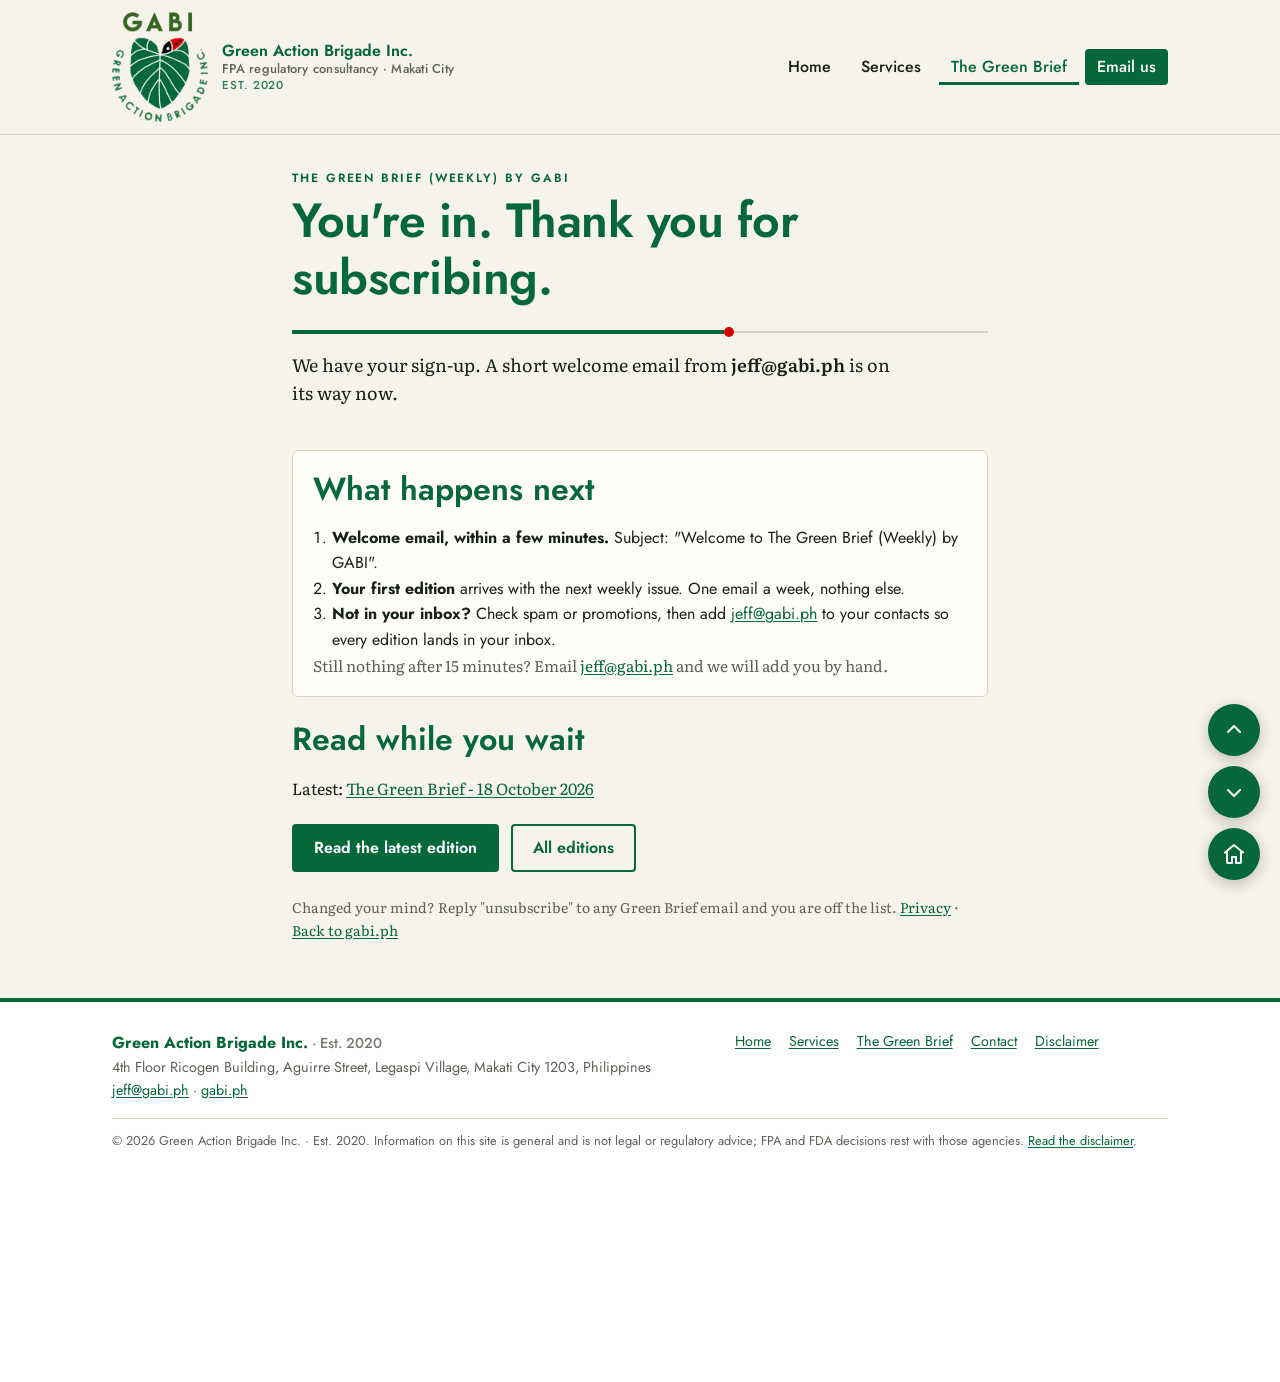
<file: weekly/subscribe/thanks/index.html>
<!DOCTYPE html>
<html lang="en-PH">
<head>
<!-- Google tag (gtag.js) -->
<script async src="https://www.googletagmanager.com/gtag/js?id=G-E742H0MWL5"></script>
<script>
  window.dataLayer = window.dataLayer || [];
  function gtag(){dataLayer.push(arguments);}
  gtag("js", new Date());
  gtag("config", "G-E742H0MWL5");
</script>
<meta charset="utf-8">
<meta name="viewport" content="width=device-width,initial-scale=1">
<title>Thank you | The Green Brief (Weekly) by GABI</title>
<meta name="description" content="Thank you for subscribing to The Green Brief (Weekly) by GABI.">
<link rel="canonical" href="https://gabi.ph/weekly/subscribe/thanks/">
<meta name="theme-color" content="#066839">
<meta property="og:site_name" content="Green Action Brigade Inc. (GABI)">
<meta property="og:locale" content="en_PH">
<meta property="og:type" content="website">
<meta property="og:title" content="Thank you | The Green Brief (Weekly) by GABI">
<meta property="og:description" content="Thank you for subscribing to The Green Brief (Weekly) by GABI.">
<meta property="og:url" content="https://gabi.ph/weekly/subscribe/thanks/">
<meta property="og:image" content="https://gabi.ph/assets/img/og-default.png">
<meta property="og:image:width" content="1200">
<meta property="og:image:height" content="630">
<meta property="og:image:alt" content="GABI logo with the words Green Action Brigade Inc. and a short description">
<meta name="twitter:card" content="summary_large_image">
<meta name="twitter:title" content="Thank you | The Green Brief (Weekly) by GABI">
<meta name="twitter:description" content="Thank you for subscribing to The Green Brief (Weekly) by GABI.">
<meta name="twitter:image" content="https://gabi.ph/assets/img/og-default.png">
<meta name="robots" content="noindex">
<link rel="icon" href="../../../favicon.ico" sizes="any">
<link rel="icon" type="image/png" sizes="32x32" href="../../../assets/img/favicon-32.png">
<link rel="apple-touch-icon" href="../../../apple-touch-icon.png">
<link rel="manifest" href="../../../site.webmanifest">
<link rel="preload" href="../../../assets/fonts/jost-normal-latin.woff2" as="font" type="font/woff2" crossorigin>
<link rel="preload" href="../../../assets/fonts/literata-normal-latin.woff2" as="font" type="font/woff2" crossorigin>
<link rel="stylesheet" href="../../../assets/css/fonts.css?v=5">
<link rel="stylesheet" href="../../../assets/css/site.css?v=10">
<script type="application/ld+json">{"@context": "https://schema.org", "@type": "ProfessionalService", "name": "Green Action Brigade Inc.", "alternateName": "GABI", "url": "https://gabi.ph/", "email": "jeff@gabi.ph", "logo": "https://gabi.ph/assets/img/gabi-logo-480.png", "image": "https://gabi.ph/assets/img/og-default.png", "address": {"@type": "PostalAddress", "streetAddress": "4th Floor Ricogen Building, Aguirre Street, Legaspi Village", "addressLocality": "Makati City", "postalCode": "1203", "addressCountry": "PH"}, "areaServed": "PH", "description": "Philippine agrochemical regulatory consultancy: FPA pesticide and fertilizer registration, renewals, labels, EUPs and trials coordination."}</script>
</head>
<body>
<a class="skip" href="#main">Skip to content</a>
<header class="site-header">
 <div class="wrap">
  <a class="brand" href="../../../" aria-label="GABI home">
   <picture><source type="image/webp" srcset="../../../assets/img/gabi-logo-240.webp"><img src="../../../assets/img/gabi-logo-240.png" width="96" height="110" alt="GABI, Green Action Brigade Inc."></picture>
   <span class="brand-name">Green Action Brigade Inc.<small>FPA regulatory consultancy · Makati City</small><small class="est">Est. 2020</small></span>
  </a>
  <nav class="nav" aria-label="Main"><ul><li><a href="../../../">Home</a></li><li><a href="../../../services.html">Services</a></li><li><a href="../../../weekly/" aria-current="page">The Green Brief</a></li><li><a class="btn-nav" href="../../../contact.html">Email us</a></li></ul></nav>
 </div>
</header>
<main id="main">
<div class="wrap narrow">
 <section class="page-head" style="padding-bottom:24px">
  <span class="kicker">The Green Brief (Weekly) by GABI</span>
  <h1>You're in. Thank you for subscribing.</h1>
  <div class="midrib dot" aria-hidden="true"></div>
  <p class="lede">We have your sign-up. A short welcome email from <strong>jeff@gabi.ph</strong> is on its way now.</p>
 </section>
 <section class="card" style="margin-bottom:24px">
  <h2>What happens next</h2>
  <ol class="ticks-sm" style="list-style:decimal;padding-left:1.2em">
   <li><strong>Welcome email, within a few minutes.</strong> Subject: "Welcome to The Green Brief (Weekly) by GABI".</li>
   <li><strong>Your first edition</strong> arrives with the next weekly issue. One email a week, nothing else.</li>
   <li><strong>Not in your inbox?</strong> Check spam or promotions, then add <a href="../../../contact.html">jeff@gabi.ph</a> to your contacts so every edition lands in your inbox.</li>
  </ol>
  <p class="small muted">Still nothing after 15 minutes? Email <a href="../../../contact.html">jeff@gabi.ph</a> and we will add you by hand.</p>
 </section>
 <section style="margin-bottom:24px">
  <h2>Read while you wait</h2>
  <p>Latest: <a href="../../2026-10-18/">The Green Brief - 18 October 2026</a></p>
  <div class="actions"><a class="btn btn-green" href="../../2026-10-18/">Read the latest edition</a><a class="btn btn-outline" href="../../">All editions</a></div>
 </section>
 <p class="small muted" style="margin:0 0 56px">Changed your mind? Reply "unsubscribe" to any Green Brief email and you are off the list. <a href="../../../disclaimer.html#privacy">Privacy</a> · <a href="../../../">Back to gabi.ph</a></p>
</div>
</main>
<footer class="site-footer">
 <div class="wrap">
  <div>
   <strong>Green Action Brigade Inc.</strong> <span class="est">· Est. 2020</span>
   <address>4th Floor Ricogen Building, Aguirre Street, Legaspi Village, Makati City 1203, Philippines<br><a href="../../../contact.html">jeff@gabi.ph</a> · <a href="https://gabi.ph/">gabi.ph</a>
   <!-- Phone: add when ready, e.g. <br><a href="tel:+63XXXXXXXXXX">+63 X XXXX XXXX</a> --></address>
  </div>
  <nav aria-label="Footer"><ul>
   <li><a href="../../../">Home</a></li><li><a href="../../../services.html">Services</a></li>
   <li><a href="../../../weekly/">The Green Brief</a></li><li><a href="../../../contact.html">Contact</a></li>
   <li><a href="../../../disclaimer.html">Disclaimer</a></li>
  </ul></nav>
  <p class="legal">© 2026 Green Action Brigade Inc. · Est. 2020. Information on this site is general and is not legal or regulatory advice; FPA and FDA decisions rest with those agencies. <a href="../../../disclaimer.html">Read the disclaimer</a>.</p>
 </div>
</footer>
<div class="fab-stack" role="group" aria-label="Page controls">
<button type="button" class="home-fab" data-page-scroll="up" aria-label="Page up" title="Page up"><svg viewBox="0 0 24 24" fill="none" stroke="currentColor" stroke-width="2" stroke-linecap="round" stroke-linejoin="round" aria-hidden="true"><path d="m6 14 6-6 6 6"/></svg></button>
<button type="button" class="home-fab" data-page-scroll="down" aria-label="Page down" title="Page down"><svg viewBox="0 0 24 24" fill="none" stroke="currentColor" stroke-width="2" stroke-linecap="round" stroke-linejoin="round" aria-hidden="true"><path d="m6 10 6 6 6-6"/></svg></button>
<a class="home-fab" href="../../../" aria-label="Back to home" title="Home"><svg viewBox="0 0 24 24" fill="none" stroke="currentColor" stroke-width="2" stroke-linecap="round" stroke-linejoin="round" aria-hidden="true"><path d="M3 10.5 12 3l9 7.5"/><path d="M5 9.5V20a1 1 0 0 0 1 1h4v-6h4v6h4a1 1 0 0 0 1-1V9.5"/></svg></a>
</div>
<script src="../../../assets/js/page-scroll.js?v=2" defer></script>
</body>
</html>
</file>
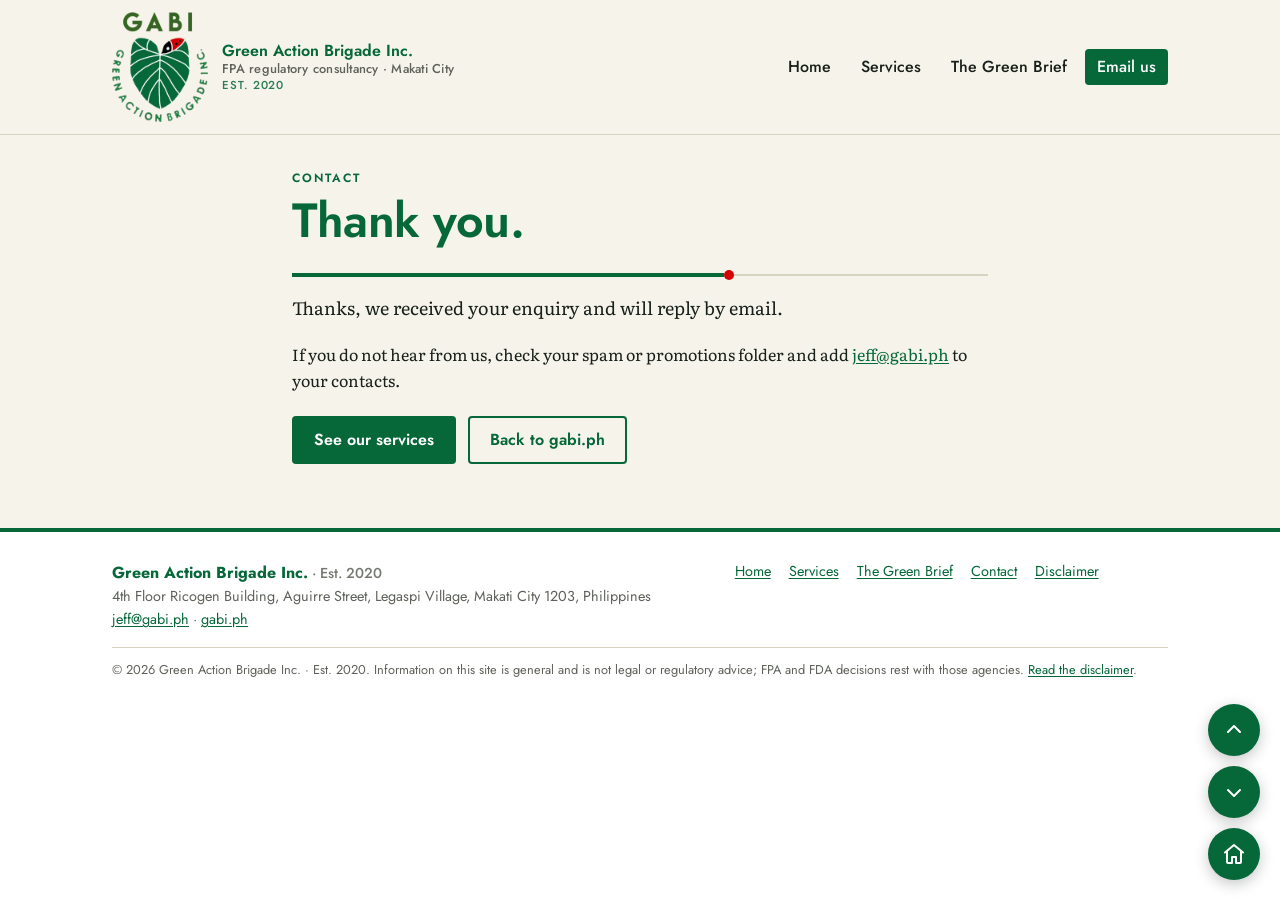
<file: contact-thanks.html>
<!DOCTYPE html>
<html lang="en-PH">
<head>
<!-- Google tag (gtag.js) -->
<script async src="https://www.googletagmanager.com/gtag/js?id=G-E742H0MWL5"></script>
<script>
  window.dataLayer = window.dataLayer || [];
  function gtag(){dataLayer.push(arguments);}
  gtag("js", new Date());
  gtag("config", "G-E742H0MWL5");
</script>
<meta charset="utf-8">
<meta name="viewport" content="width=device-width,initial-scale=1">
<title>Thank you | GABI, Green Action Brigade Inc.</title>
<meta name="description" content="Thank you for your enquiry to Green Action Brigade Inc. (GABI).">
<link rel="canonical" href="https://gabi.ph/contact-thanks.html">
<meta name="robots" content="noindex">
<meta name="theme-color" content="#066839">
<meta property="og:site_name" content="Green Action Brigade Inc. (GABI)">
<meta property="og:locale" content="en_PH">
<meta property="og:type" content="website">
<meta property="og:title" content="Thank you | GABI, Green Action Brigade Inc.">
<meta property="og:description" content="Thank you for your enquiry to Green Action Brigade Inc. (GABI).">
<meta property="og:url" content="https://gabi.ph/contact-thanks.html">
<meta property="og:image" content="https://gabi.ph/assets/img/og-default.png">
<meta property="og:image:width" content="1200">
<meta property="og:image:height" content="630">
<meta property="og:image:alt" content="GABI logo with the words Green Action Brigade Inc. and a short description">
<meta name="twitter:card" content="summary_large_image">
<meta name="twitter:title" content="Thank you | GABI, Green Action Brigade Inc.">
<meta name="twitter:description" content="Thank you for your enquiry to Green Action Brigade Inc. (GABI).">
<meta name="twitter:image" content="https://gabi.ph/assets/img/og-default.png">
<link rel="icon" href="favicon.ico" sizes="any">
<link rel="icon" type="image/png" sizes="32x32" href="assets/img/favicon-32.png">
<link rel="apple-touch-icon" href="apple-touch-icon.png">
<link rel="manifest" href="site.webmanifest">
<link rel="preload" href="assets/fonts/jost-normal-latin.woff2" as="font" type="font/woff2" crossorigin>
<link rel="preload" href="assets/fonts/literata-normal-latin.woff2" as="font" type="font/woff2" crossorigin>
<link rel="stylesheet" href="assets/css/fonts.css?v=5">
<link rel="stylesheet" href="assets/css/site.css?v=10">
<script type="application/ld+json">{"@context": "https://schema.org", "@type": "ProfessionalService", "name": "Green Action Brigade Inc.", "alternateName": "GABI", "url": "https://gabi.ph/", "email": "jeff@gabi.ph", "logo": "https://gabi.ph/assets/img/gabi-logo-480.png", "image": "https://gabi.ph/assets/img/og-default.png", "address": {"@type": "PostalAddress", "streetAddress": "4th Floor Ricogen Building, Aguirre Street, Legaspi Village", "addressLocality": "Makati City", "postalCode": "1203", "addressCountry": "PH"}, "areaServed": "PH", "description": "Philippine agrochemical regulatory consultancy: FPA pesticide and fertilizer registration, renewals, labels, EUPs and trials coordination."}</script>
</head>
<body>
<a class="skip" href="#main">Skip to content</a>
<header class="site-header">
 <div class="wrap">
  <a class="brand" href="./" aria-label="GABI home">
   <picture><source type="image/webp" srcset="assets/img/gabi-logo-240.webp"><img src="assets/img/gabi-logo-240.png" width="96" height="110" alt="GABI, Green Action Brigade Inc."></picture>
   <span class="brand-name">Green Action Brigade Inc.<small>FPA regulatory consultancy · Makati City</small><small class="est">Est. 2020</small></span>
  </a>
  <nav class="nav" aria-label="Main"><ul><li><a href="./">Home</a></li><li><a href="services.html">Services</a></li><li><a href="weekly/">The Green Brief</a></li><li><a class="btn-nav" href="contact.html" aria-current="page">Email us</a></li></ul></nav>
 </div>
</header>
<main id="main">
<div class="wrap narrow">
 <section class="page-head" style="padding-bottom:64px">
  <span class="kicker">Contact</span>
  <h1>Thank you.</h1>
  <div class="midrib dot" aria-hidden="true"></div>
  <p class="lede">Thanks, we received your enquiry and will reply by email.</p>
  <p>If you do not hear from us, check your spam or promotions folder and add <a href="contact.html">jeff@gabi.ph</a> to your contacts.</p>
  <div class="actions"><a class="btn btn-green" href="services.html">See our services</a><a class="btn btn-outline" href="./">Back to gabi.ph</a></div>
 </section>
</div>
</main>
<footer class="site-footer">
 <div class="wrap">
  <div>
   <strong>Green Action Brigade Inc.</strong> <span class="est">· Est. 2020</span>
   <address>4th Floor Ricogen Building, Aguirre Street, Legaspi Village, Makati City 1203, Philippines<br><a href="contact.html">jeff@gabi.ph</a> · <a href="https://gabi.ph/">gabi.ph</a>
   <!-- Phone: add when ready, e.g. <br><a href="tel:+63XXXXXXXXXX">+63 X XXXX XXXX</a> --></address>
  </div>
  <nav aria-label="Footer"><ul>
   <li><a href="./">Home</a></li><li><a href="services.html">Services</a></li>
   <li><a href="weekly/">The Green Brief</a></li><li><a href="contact.html">Contact</a></li>
   <li><a href="disclaimer.html">Disclaimer</a></li>
  </ul></nav>
  <p class="legal">© 2026 Green Action Brigade Inc. · Est. 2020. Information on this site is general and is not legal or regulatory advice; FPA and FDA decisions rest with those agencies. <a href="disclaimer.html">Read the disclaimer</a>.</p>
 </div>
</footer>
<div class="fab-stack" role="group" aria-label="Page controls">
<button type="button" class="home-fab" data-page-scroll="up" aria-label="Page up" title="Page up"><svg viewBox="0 0 24 24" fill="none" stroke="currentColor" stroke-width="2" stroke-linecap="round" stroke-linejoin="round" aria-hidden="true"><path d="m6 14 6-6 6 6"/></svg></button>
<button type="button" class="home-fab" data-page-scroll="down" aria-label="Page down" title="Page down"><svg viewBox="0 0 24 24" fill="none" stroke="currentColor" stroke-width="2" stroke-linecap="round" stroke-linejoin="round" aria-hidden="true"><path d="m6 10 6 6 6-6"/></svg></button>
<a class="home-fab" href="./" aria-label="Back to home" title="Home"><svg viewBox="0 0 24 24" fill="none" stroke="currentColor" stroke-width="2" stroke-linecap="round" stroke-linejoin="round" aria-hidden="true"><path d="M3 10.5 12 3l9 7.5"/><path d="M5 9.5V20a1 1 0 0 0 1 1h4v-6h4v6h4a1 1 0 0 0 1-1V9.5"/></svg></a>
</div>
<script src="assets/js/page-scroll.js?v=2" defer></script>
</body>
</html>
</file>
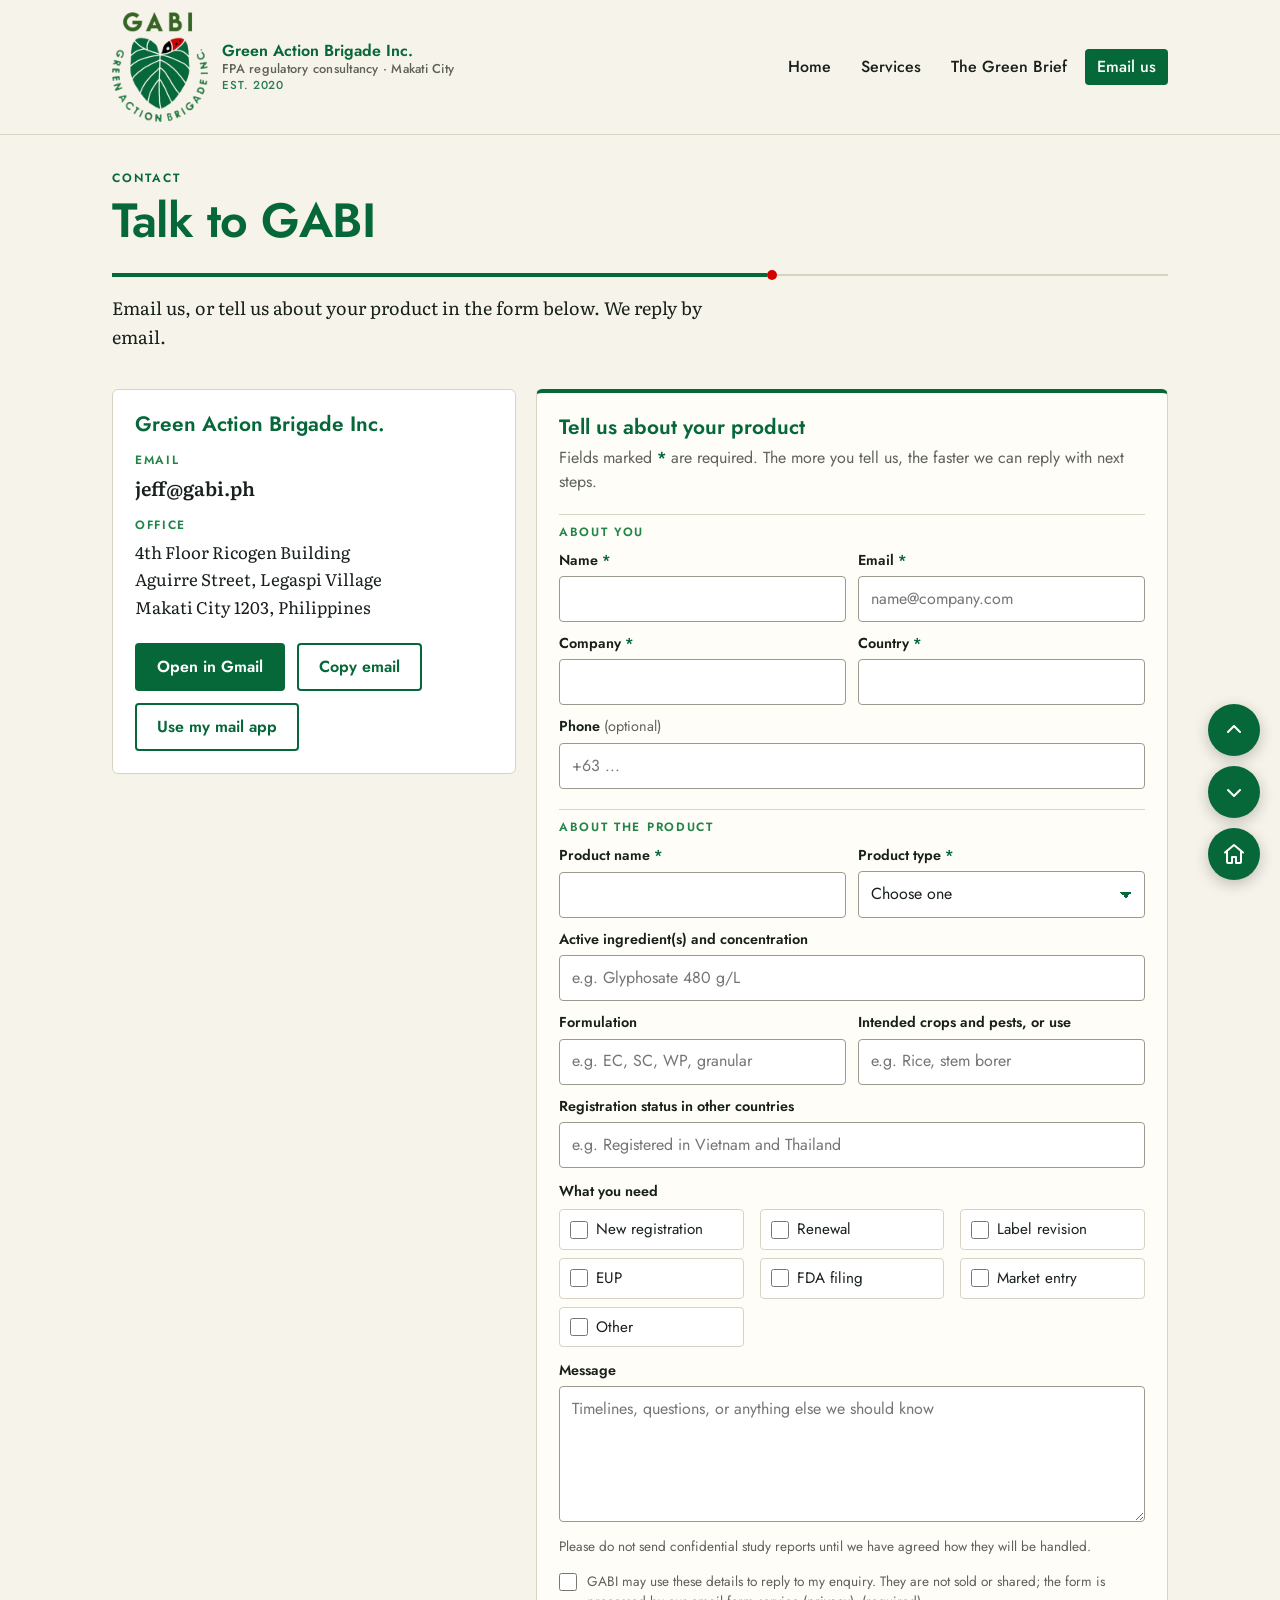
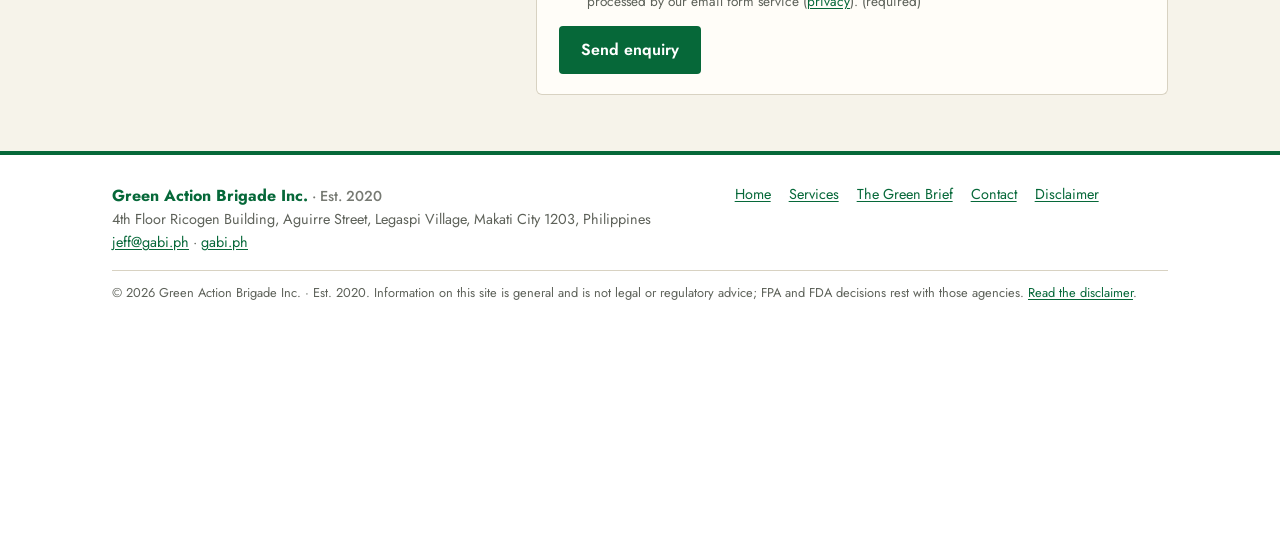
<file: contact.html>
<!DOCTYPE html>
<html lang="en-PH">
<head>
<!-- Google tag (gtag.js) -->
<script async src="https://www.googletagmanager.com/gtag/js?id=G-E742H0MWL5"></script>
<script>
  window.dataLayer = window.dataLayer || [];
  function gtag(){dataLayer.push(arguments);}
  gtag("js", new Date());
  gtag("config", "G-E742H0MWL5");
</script>
<meta charset="utf-8">
<meta name="viewport" content="width=device-width,initial-scale=1">
<title>Contact | GABI, Green Action Brigade Inc., Makati City</title>
<meta name="description" content="Contact Green Action Brigade Inc. (GABI) about FPA product registration: jeff@gabi.ph. 4th Floor Ricogen Building, Aguirre Street, Legaspi Village, Makati City 1203, Philippines.">
<link rel="canonical" href="https://gabi.ph/contact.html">
<meta name="theme-color" content="#066839">
<meta property="og:site_name" content="Green Action Brigade Inc. (GABI)">
<meta property="og:locale" content="en_PH">
<meta property="og:type" content="website">
<meta property="og:title" content="Contact | GABI, Green Action Brigade Inc., Makati City">
<meta property="og:description" content="Contact Green Action Brigade Inc. (GABI) about FPA product registration: jeff@gabi.ph. 4th Floor Ricogen Building, Aguirre Street, Legaspi Village, Makati City 1203, Philippines.">
<meta property="og:url" content="https://gabi.ph/contact.html">
<meta property="og:image" content="https://gabi.ph/assets/img/og-default.png">
<meta property="og:image:width" content="1200">
<meta property="og:image:height" content="630">
<meta property="og:image:alt" content="GABI logo with the words Green Action Brigade Inc. and a short description">
<meta name="twitter:card" content="summary_large_image">
<meta name="twitter:title" content="Contact | GABI, Green Action Brigade Inc., Makati City">
<meta name="twitter:description" content="Contact Green Action Brigade Inc. (GABI) about FPA product registration: jeff@gabi.ph. 4th Floor Ricogen Building, Aguirre Street, Legaspi Village, Makati City 1203, Philippines.">
<meta name="twitter:image" content="https://gabi.ph/assets/img/og-default.png">
<link rel="icon" href="favicon.ico" sizes="any">
<link rel="icon" type="image/png" sizes="32x32" href="assets/img/favicon-32.png">
<link rel="apple-touch-icon" href="apple-touch-icon.png">
<link rel="manifest" href="site.webmanifest">
<link rel="preload" href="assets/fonts/jost-normal-latin.woff2" as="font" type="font/woff2" crossorigin>
<link rel="preload" href="assets/fonts/literata-normal-latin.woff2" as="font" type="font/woff2" crossorigin>
<link rel="stylesheet" href="assets/css/fonts.css?v=5">
<link rel="stylesheet" href="assets/css/site.css?v=10">
<script type="application/ld+json">{"@context": "https://schema.org", "@type": "ProfessionalService", "name": "Green Action Brigade Inc.", "alternateName": "GABI", "url": "https://gabi.ph/", "email": "jeff@gabi.ph", "logo": "https://gabi.ph/assets/img/gabi-logo-480.png", "image": "https://gabi.ph/assets/img/og-default.png", "address": {"@type": "PostalAddress", "streetAddress": "4th Floor Ricogen Building, Aguirre Street, Legaspi Village", "addressLocality": "Makati City", "postalCode": "1203", "addressCountry": "PH"}, "areaServed": "PH", "description": "Philippine agrochemical regulatory consultancy: FPA pesticide and fertilizer registration, renewals, labels, EUPs and trials coordination."}</script>
</head>
<body>
<a class="skip" href="#main">Skip to content</a>
<header class="site-header">
 <div class="wrap">
  <a class="brand" href="./" aria-label="GABI home">
   <picture><source type="image/webp" srcset="assets/img/gabi-logo-240.webp"><img src="assets/img/gabi-logo-240.png" width="96" height="110" alt="GABI, Green Action Brigade Inc."></picture>
   <span class="brand-name">Green Action Brigade Inc.<small>FPA regulatory consultancy · Makati City</small><small class="est">Est. 2020</small></span>
  </a>
  <nav class="nav" aria-label="Main"><ul><li><a href="./">Home</a></li><li><a href="services.html">Services</a></li><li><a href="weekly/">The Green Brief</a></li><li><a class="btn-nav" href="contact.html" aria-current="page">Email us</a></li></ul></nav>
 </div>
</header>
<main id="main">
<div class="wrap">
 <section class="page-head">
  <span class="kicker">Contact</span>
  <h1>Talk to GABI</h1>
  <div class="midrib dot" aria-hidden="true"></div>
  <p class="lede">Email us, or tell us about your product in the form below. We reply by email.</p>
 </section>
 <div class="contact-grid has-form" style="padding:12px 0 56px">
  <section class="contact-card" aria-labelledby="c-h">
   <h2 id="c-h" style="font-size:1.3rem">Green Action Brigade Inc.</h2>
   <dl>
    <dt>Email</dt><dd><strong id="gabi-email" style="font-size:1.2rem;user-select:all">jeff@gabi.ph</strong></dd>
    <dt>Office</dt><dd><address>4th Floor Ricogen Building<br>Aguirre Street, Legaspi Village<br>Makati City 1203, Philippines</address></dd>
    <!-- Phone slot: add when ready
    <dt>Phone</dt><dd><a href="tel:+63XXXXXXXXXX">+63 X XXXX XXXX</a></dd> -->
   </dl>
   <div class="actions">
    <a class="btn btn-green" href="https://mail.google.com/mail/?view=cm&amp;fs=1&amp;to=jeff@gabi.ph&amp;su=FPA%20registration%20enquiry" target="_blank" rel="noopener">Open in Gmail</a>
    <button type="button" class="btn btn-outline" id="copy-email" data-email="jeff@gabi.ph" style="cursor:pointer">Copy email</button>
    <a class="btn btn-outline" href="mailto:jeff@gabi.ph?subject=FPA%20registration%20enquiry">Use my mail app</a>
   </div>
   <script>
   (function(){var b=document.getElementById('copy-email');if(!b)return;var t=b.textContent;
    function done(){b.textContent='Copied';setTimeout(function(){b.textContent=t},1800)}
    function fb(e){var a=document.createElement('textarea');a.value=e;a.setAttribute('readonly','');a.style.position='absolute';a.style.left='-9999px';document.body.appendChild(a);a.select();try{document.execCommand('copy');done()}catch(x){window.prompt('Copy this email address:',e)}document.body.removeChild(a)}
    b.addEventListener('click',function(){var e=b.getAttribute('data-email');if(navigator.clipboard&&window.isSecureContext){navigator.clipboard.writeText(e).then(done,function(){fb(e)})}else{fb(e)}});
   })();
   </script>
  </section>
  <section class="subscribe enquiry" aria-labelledby="send-h">
   <h2 id="send-h">Tell us about your product</h2>
   <p>Fields marked <span class="req">*</span> are required. The more you tell us, the faster we can reply with next steps.</p>
   <form action="https://formsubmit.co/b0a8efc74737ae92e1e23c22b9d89d96" method="POST" accept-charset="UTF-8">
    <input type="hidden" name="_subject" value="New enquiry from gabi.ph"><input type="hidden" name="_template" value="table"><input type="hidden" name="_captcha" value="true"><input type="hidden" name="form" value="contact enquiry"><input type="hidden" name="_next" value="https://gabi.ph/contact-thanks.html" data-next="contact-thanks.html">
    <div class="hp" aria-hidden="true"><label>Leave this empty<input type="text" name="_honey" tabindex="-1" autocomplete="off"></label></div>
    <p class="form-sec">About you</p>
    <div class="sub-grid">
     <label for="enq-name"><span class="lt">Name <span class="req">*</span></span><input id="enq-name" type="text" name="name" required autocomplete="name"></label>
     <label for="enq-email"><span class="lt">Email <span class="req">*</span></span><input id="enq-email" type="email" name="email" required autocomplete="email" placeholder="name@company.com"></label>
     <label for="enq-company"><span class="lt">Company <span class="req">*</span></span><input id="enq-company" type="text" name="company" required autocomplete="organization"></label>
     <label for="enq-country"><span class="lt">Country <span class="req">*</span></span><input id="enq-country" type="text" name="country" required autocomplete="country-name"></label>
     <label class="full" for="enq-phone"><span class="lt">Phone <em>(optional)</em></span><input id="enq-phone" type="tel" name="phone" autocomplete="tel" placeholder="+63 ..."></label>
    </div>
    <p class="form-sec">About the product</p>
    <div class="sub-grid">
     <label for="enq-product"><span class="lt">Product name <span class="req">*</span></span><input id="enq-product" type="text" name="product_name" required></label>
     <label for="enq-type"><span class="lt">Product type <span class="req">*</span></span><select id="enq-type" name="product_type" required><option value="" selected disabled>Choose one</option><option>Pesticide</option><option>Fertilizer</option><option>Other</option></select></label>
     <label class="full" for="enq-ai"><span class="lt">Active ingredient(s) and concentration</span><input id="enq-ai" type="text" name="active_ingredients" placeholder="e.g. Glyphosate 480 g/L"></label>
     <label for="enq-form"><span class="lt">Formulation</span><input id="enq-form" type="text" name="formulation" placeholder="e.g. EC, SC, WP, granular"></label>
     <label for="enq-crops"><span class="lt">Intended crops and pests, or use</span><input id="enq-crops" type="text" name="crops_pests_use" placeholder="e.g. Rice, stem borer"></label>
     <label class="full" for="enq-status"><span class="lt">Registration status in other countries</span><input id="enq-status" type="text" name="registration_elsewhere" placeholder="e.g. Registered in Vietnam and Thailand"></label>
    </div>
    <fieldset class="needs">
     <legend>What you need</legend>
     <div class="check-grid">
      <label><input type="checkbox" name="needs" value="New registration"> New registration</label>
      <label><input type="checkbox" name="needs" value="Renewal"> Renewal</label>
      <label><input type="checkbox" name="needs" value="Label revision"> Label revision</label>
      <label><input type="checkbox" name="needs" value="EUP"> EUP</label>
      <label><input type="checkbox" name="needs" value="FDA filing"> FDA filing</label>
      <label><input type="checkbox" name="needs" value="Market entry"> Market entry</label>
      <label><input type="checkbox" name="needs" value="Other"> Other</label>
     </div>
    </fieldset>
    <label for="enq-msg"><span class="lt">Message</span><textarea id="enq-msg" name="message" rows="5" placeholder="Timelines, questions, or anything else we should know"></textarea></label>
    <p class="form-note">Please do not send confidential study reports until we have agreed how they will be handled.</p>
    <label class="consent"><input type="checkbox" name="consent" value="yes" required> <span>GABI may use these details to reply to my enquiry. They are not sold or shared; the form is processed by our email form service (<a href="disclaimer.html#privacy">privacy</a>). <em>(required)</em></span></label>
    <button class="btn btn-green" type="submit">Send enquiry</button>
   </form>
  </section>
 </div>
</div>
<script>/* point the post-submit redirect at the host the page is served from */
document.querySelectorAll('input[data-next]').forEach(function(i){if(location.protocol.indexOf('http')===0){i.value=new URL(i.getAttribute('data-next'),location.href).href;}});</script>
</main>
<footer class="site-footer">
 <div class="wrap">
  <div>
   <strong>Green Action Brigade Inc.</strong> <span class="est">· Est. 2020</span>
   <address>4th Floor Ricogen Building, Aguirre Street, Legaspi Village, Makati City 1203, Philippines<br><a href="contact.html">jeff@gabi.ph</a> · <a href="https://gabi.ph/">gabi.ph</a>
   <!-- Phone: add when ready, e.g. <br><a href="tel:+63XXXXXXXXXX">+63 X XXXX XXXX</a> --></address>
  </div>
  <nav aria-label="Footer"><ul>
   <li><a href="./">Home</a></li><li><a href="services.html">Services</a></li>
   <li><a href="weekly/">The Green Brief</a></li><li><a href="contact.html">Contact</a></li>
   <li><a href="disclaimer.html">Disclaimer</a></li>
  </ul></nav>
  <p class="legal">© 2026 Green Action Brigade Inc. · Est. 2020. Information on this site is general and is not legal or regulatory advice; FPA and FDA decisions rest with those agencies. <a href="disclaimer.html">Read the disclaimer</a>.</p>
 </div>
</footer>
<div class="fab-stack" role="group" aria-label="Page controls">
<button type="button" class="home-fab" data-page-scroll="up" aria-label="Page up" title="Page up"><svg viewBox="0 0 24 24" fill="none" stroke="currentColor" stroke-width="2" stroke-linecap="round" stroke-linejoin="round" aria-hidden="true"><path d="m6 14 6-6 6 6"/></svg></button>
<button type="button" class="home-fab" data-page-scroll="down" aria-label="Page down" title="Page down"><svg viewBox="0 0 24 24" fill="none" stroke="currentColor" stroke-width="2" stroke-linecap="round" stroke-linejoin="round" aria-hidden="true"><path d="m6 10 6 6 6-6"/></svg></button>
<a class="home-fab" href="./" aria-label="Back to home" title="Home"><svg viewBox="0 0 24 24" fill="none" stroke="currentColor" stroke-width="2" stroke-linecap="round" stroke-linejoin="round" aria-hidden="true"><path d="M3 10.5 12 3l9 7.5"/><path d="M5 9.5V20a1 1 0 0 0 1 1h4v-6h4v6h4a1 1 0 0 0 1-1V9.5"/></svg></a>
</div>
<script src="assets/js/page-scroll.js?v=2" defer></script>
</body>
</html>
</file>
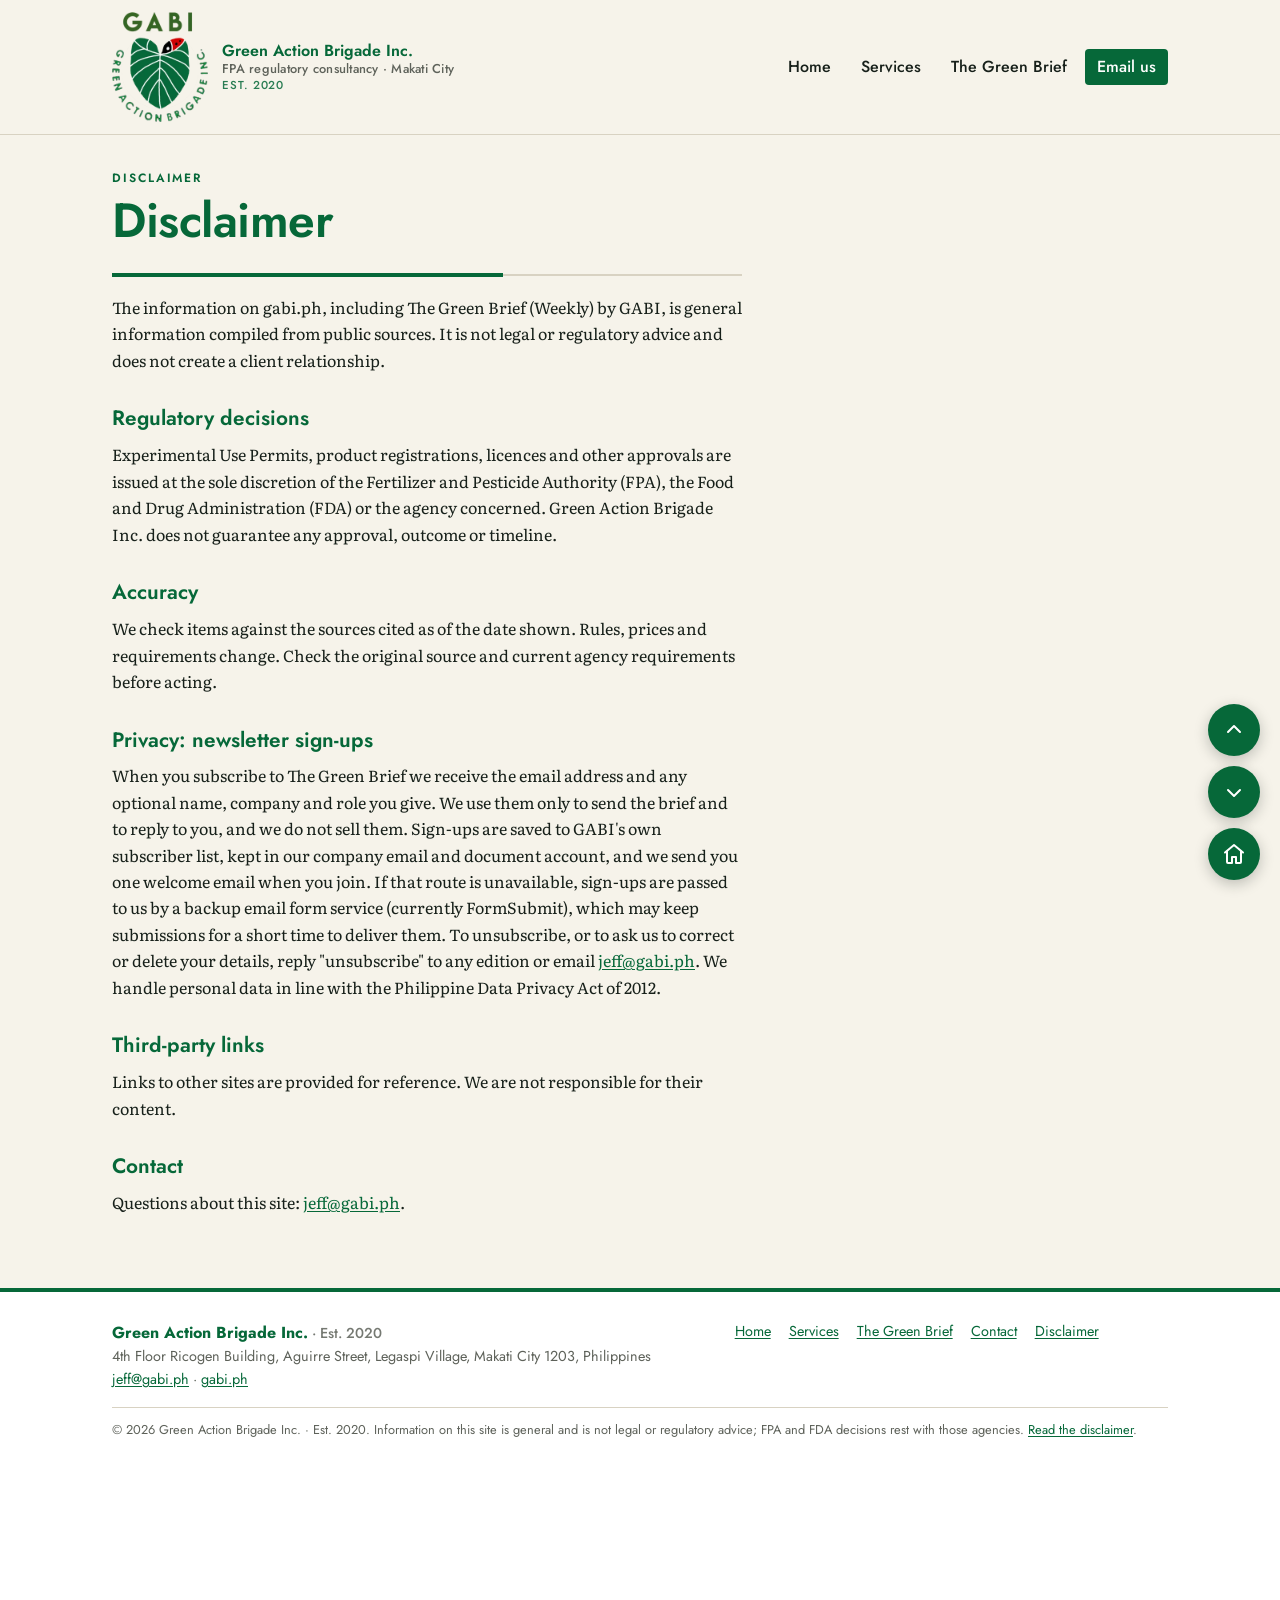
<file: disclaimer.html>
<!DOCTYPE html>
<html lang="en-PH">
<head>
<!-- Google tag (gtag.js) -->
<script async src="https://www.googletagmanager.com/gtag/js?id=G-E742H0MWL5"></script>
<script>
  window.dataLayer = window.dataLayer || [];
  function gtag(){dataLayer.push(arguments);}
  gtag("js", new Date());
  gtag("config", "G-E742H0MWL5");
</script>
<meta charset="utf-8">
<meta name="viewport" content="width=device-width,initial-scale=1">
<title>Disclaimer | GABI</title>
<meta name="description" content="Disclaimer for gabi.ph and The Green Brief (Weekly) by GABI.">
<link rel="canonical" href="https://gabi.ph/disclaimer.html">
<meta name="theme-color" content="#066839">
<meta property="og:site_name" content="Green Action Brigade Inc. (GABI)">
<meta property="og:locale" content="en_PH">
<meta property="og:type" content="website">
<meta property="og:title" content="Disclaimer | GABI">
<meta property="og:description" content="Disclaimer for gabi.ph and The Green Brief (Weekly) by GABI.">
<meta property="og:url" content="https://gabi.ph/disclaimer.html">
<meta property="og:image" content="https://gabi.ph/assets/img/og-default.png">
<meta property="og:image:width" content="1200">
<meta property="og:image:height" content="630">
<meta property="og:image:alt" content="GABI logo with the words Green Action Brigade Inc. and a short description">
<meta name="twitter:card" content="summary_large_image">
<meta name="twitter:title" content="Disclaimer | GABI">
<meta name="twitter:description" content="Disclaimer for gabi.ph and The Green Brief (Weekly) by GABI.">
<meta name="twitter:image" content="https://gabi.ph/assets/img/og-default.png">
<link rel="icon" href="favicon.ico" sizes="any">
<link rel="icon" type="image/png" sizes="32x32" href="assets/img/favicon-32.png">
<link rel="apple-touch-icon" href="apple-touch-icon.png">
<link rel="manifest" href="site.webmanifest">
<link rel="preload" href="assets/fonts/jost-normal-latin.woff2" as="font" type="font/woff2" crossorigin>
<link rel="preload" href="assets/fonts/literata-normal-latin.woff2" as="font" type="font/woff2" crossorigin>
<link rel="stylesheet" href="assets/css/fonts.css?v=5">
<link rel="stylesheet" href="assets/css/site.css?v=10">
<script type="application/ld+json">{"@context": "https://schema.org", "@type": "ProfessionalService", "name": "Green Action Brigade Inc.", "alternateName": "GABI", "url": "https://gabi.ph/", "email": "jeff@gabi.ph", "logo": "https://gabi.ph/assets/img/gabi-logo-480.png", "image": "https://gabi.ph/assets/img/og-default.png", "address": {"@type": "PostalAddress", "streetAddress": "4th Floor Ricogen Building, Aguirre Street, Legaspi Village", "addressLocality": "Makati City", "postalCode": "1203", "addressCountry": "PH"}, "areaServed": "PH", "description": "Philippine agrochemical regulatory consultancy: FPA pesticide and fertilizer registration, renewals, labels, EUPs and trials coordination."}</script>
</head>
<body>
<a class="skip" href="#main">Skip to content</a>
<header class="site-header">
 <div class="wrap">
  <a class="brand" href="./" aria-label="GABI home">
   <picture><source type="image/webp" srcset="assets/img/gabi-logo-240.webp"><img src="assets/img/gabi-logo-240.png" width="96" height="110" alt="GABI, Green Action Brigade Inc."></picture>
   <span class="brand-name">Green Action Brigade Inc.<small>FPA regulatory consultancy · Makati City</small><small class="est">Est. 2020</small></span>
  </a>
  <nav class="nav" aria-label="Main"><ul><li><a href="./">Home</a></li><li><a href="services.html">Services</a></li><li><a href="weekly/">The Green Brief</a></li><li><a class="btn-nav" href="contact.html">Email us</a></li></ul></nav>
 </div>
</header>
<main id="main">
<div class="wrap"><section class="page-head prose" style="padding-bottom:56px">
 <span class="kicker">Disclaimer</span>
 <h1>Disclaimer</h1>
 <div class="midrib" aria-hidden="true"></div>
 <p>The information on gabi.ph, including The Green Brief (Weekly) by GABI, is general information compiled from public sources. It is not legal or regulatory advice and does not create a client relationship.</p>
 <h2>Regulatory decisions</h2>
 <p>Experimental Use Permits, product registrations, licences and other approvals are issued at the sole discretion of the Fertilizer and Pesticide Authority (FPA), the Food and Drug Administration (FDA) or the agency concerned. Green Action Brigade Inc. does not guarantee any approval, outcome or timeline.</p>
 <h2>Accuracy</h2>
 <p>We check items against the sources cited as of the date shown. Rules, prices and requirements change. Check the original source and current agency requirements before acting.</p>
 <h2 id="privacy">Privacy: newsletter sign-ups</h2>
 <p>When you subscribe to The Green Brief we receive the email address and any optional name, company and role you give. We use them only to send the brief and to reply to you, and we do not sell them. Sign-ups are saved to GABI's own subscriber list, kept in our company email and document account, and we send you one welcome email when you join. If that route is unavailable, sign-ups are passed to us by a backup email form service (currently FormSubmit), which may keep submissions for a short time to deliver them. To unsubscribe, or to ask us to correct or delete your details, reply "unsubscribe" to any edition or email <a href="contact.html">jeff@gabi.ph</a>. We handle personal data in line with the Philippine Data Privacy Act of 2012.</p>
 <h2>Third-party links</h2>
 <p>Links to other sites are provided for reference. We are not responsible for their content.</p>
 <h2>Contact</h2>
 <p>Questions about this site: <a href="contact.html">jeff@gabi.ph</a>.</p>
</section></div>
</main>
<footer class="site-footer">
 <div class="wrap">
  <div>
   <strong>Green Action Brigade Inc.</strong> <span class="est">· Est. 2020</span>
   <address>4th Floor Ricogen Building, Aguirre Street, Legaspi Village, Makati City 1203, Philippines<br><a href="contact.html">jeff@gabi.ph</a> · <a href="https://gabi.ph/">gabi.ph</a>
   <!-- Phone: add when ready, e.g. <br><a href="tel:+63XXXXXXXXXX">+63 X XXXX XXXX</a> --></address>
  </div>
  <nav aria-label="Footer"><ul>
   <li><a href="./">Home</a></li><li><a href="services.html">Services</a></li>
   <li><a href="weekly/">The Green Brief</a></li><li><a href="contact.html">Contact</a></li>
   <li><a href="disclaimer.html">Disclaimer</a></li>
  </ul></nav>
  <p class="legal">© 2026 Green Action Brigade Inc. · Est. 2020. Information on this site is general and is not legal or regulatory advice; FPA and FDA decisions rest with those agencies. <a href="disclaimer.html">Read the disclaimer</a>.</p>
 </div>
</footer>
<div class="fab-stack" role="group" aria-label="Page controls">
<button type="button" class="home-fab" data-page-scroll="up" aria-label="Page up" title="Page up"><svg viewBox="0 0 24 24" fill="none" stroke="currentColor" stroke-width="2" stroke-linecap="round" stroke-linejoin="round" aria-hidden="true"><path d="m6 14 6-6 6 6"/></svg></button>
<button type="button" class="home-fab" data-page-scroll="down" aria-label="Page down" title="Page down"><svg viewBox="0 0 24 24" fill="none" stroke="currentColor" stroke-width="2" stroke-linecap="round" stroke-linejoin="round" aria-hidden="true"><path d="m6 10 6 6 6-6"/></svg></button>
<a class="home-fab" href="./" aria-label="Back to home" title="Home"><svg viewBox="0 0 24 24" fill="none" stroke="currentColor" stroke-width="2" stroke-linecap="round" stroke-linejoin="round" aria-hidden="true"><path d="M3 10.5 12 3l9 7.5"/><path d="M5 9.5V20a1 1 0 0 0 1 1h4v-6h4v6h4a1 1 0 0 0 1-1V9.5"/></svg></a>
</div>
<script src="assets/js/page-scroll.js?v=2" defer></script>
</body>
</html>
</file>
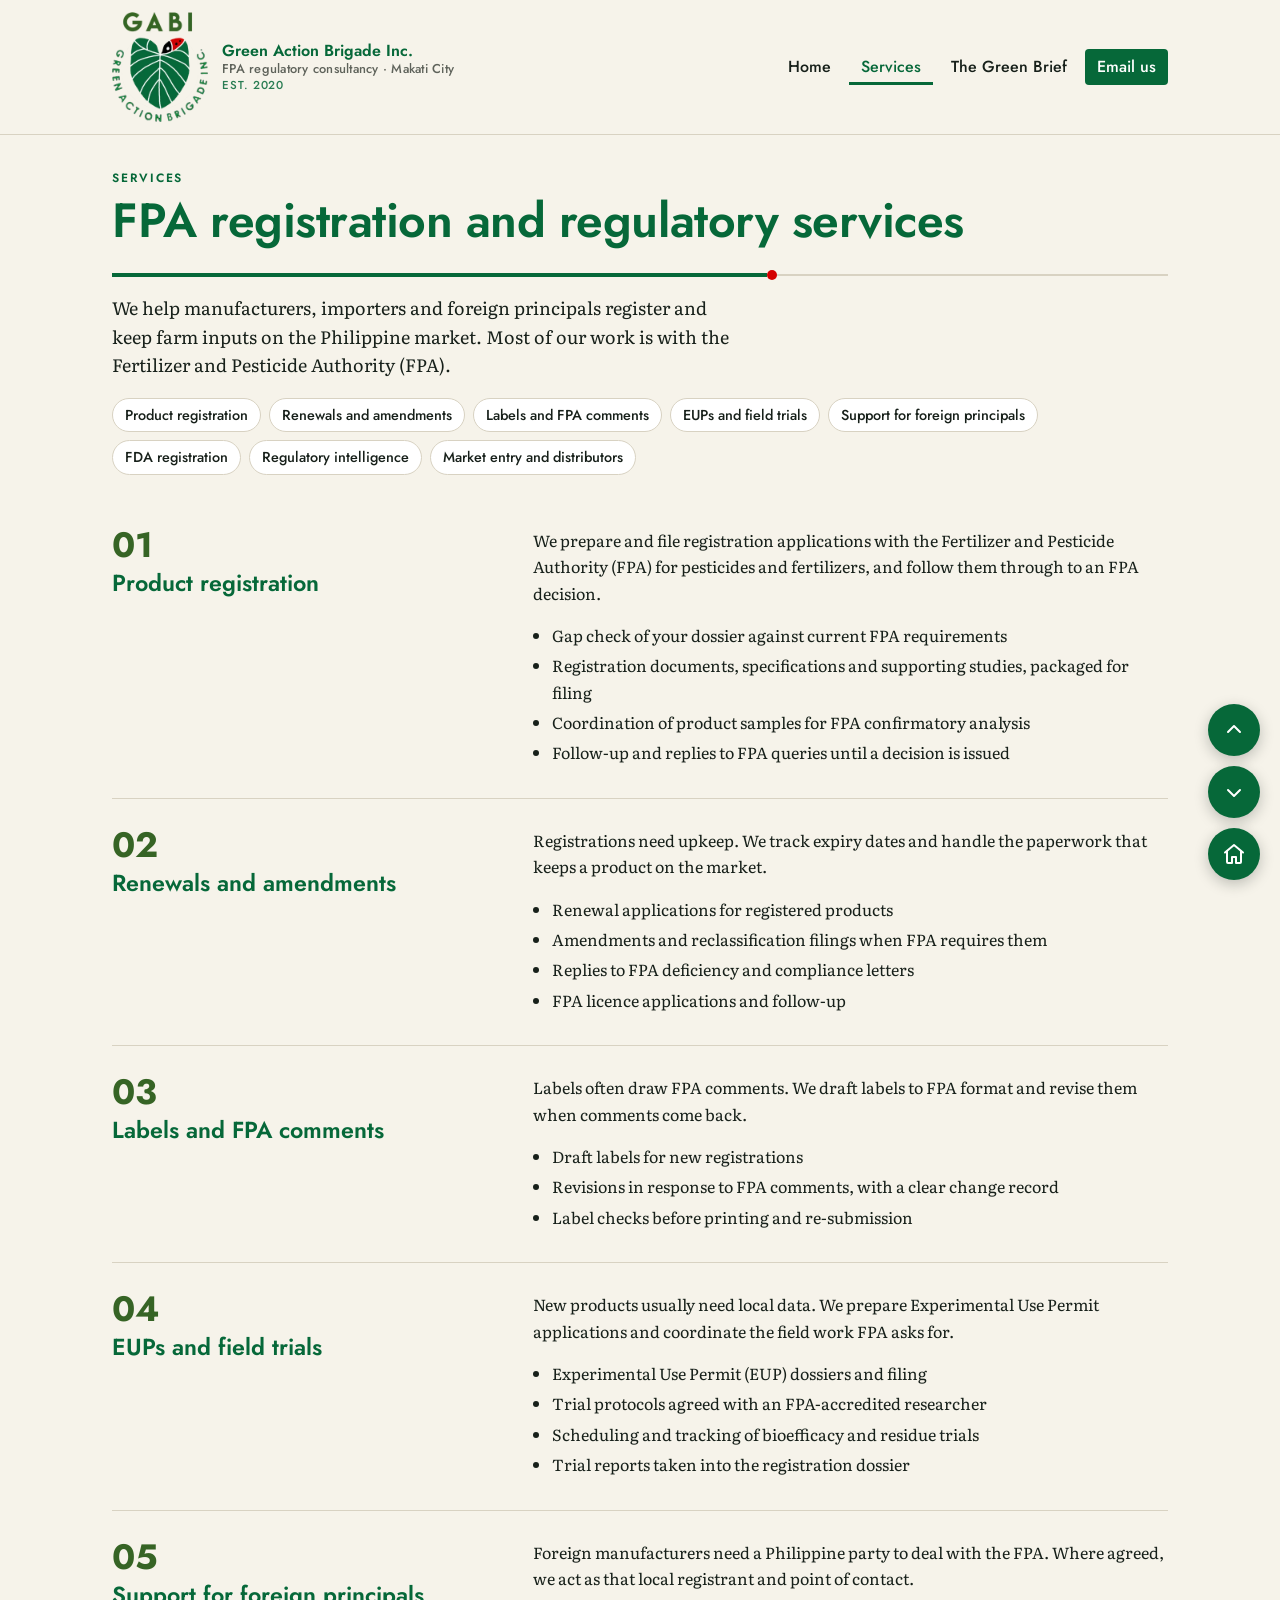
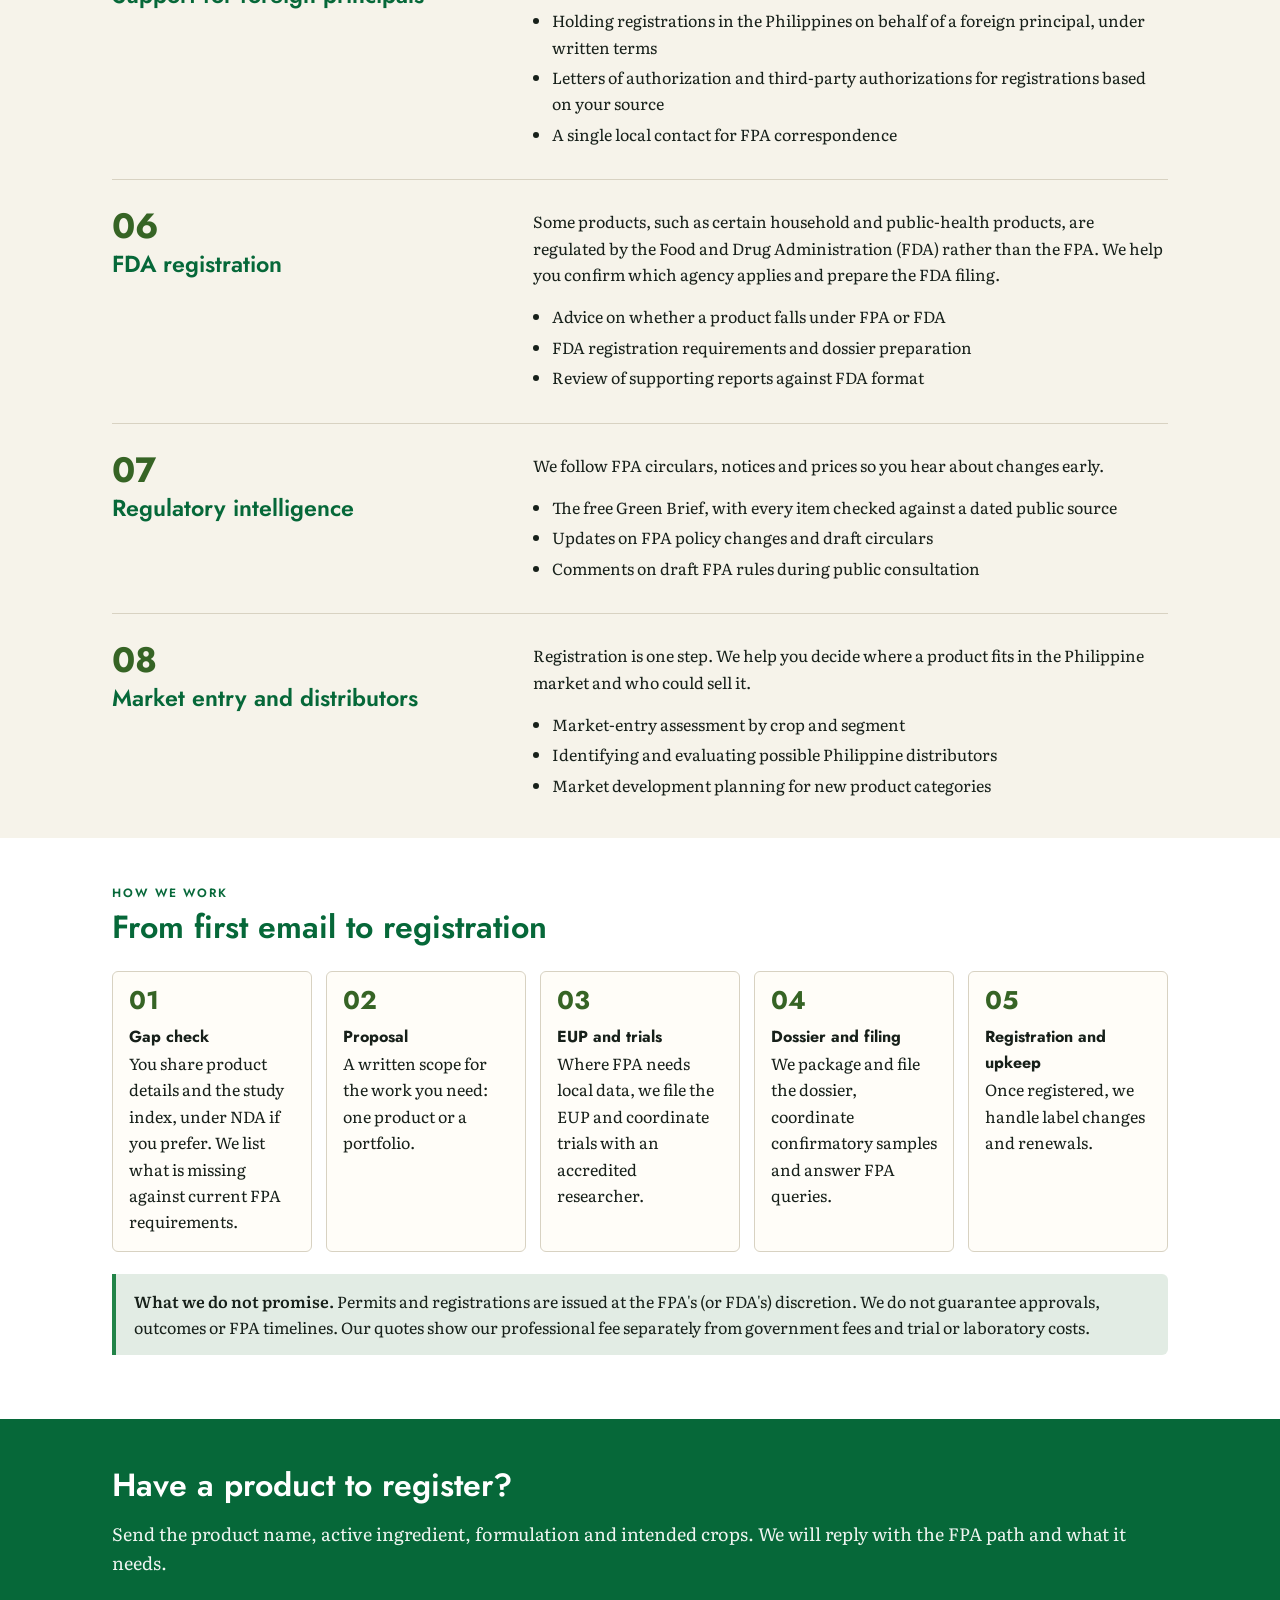
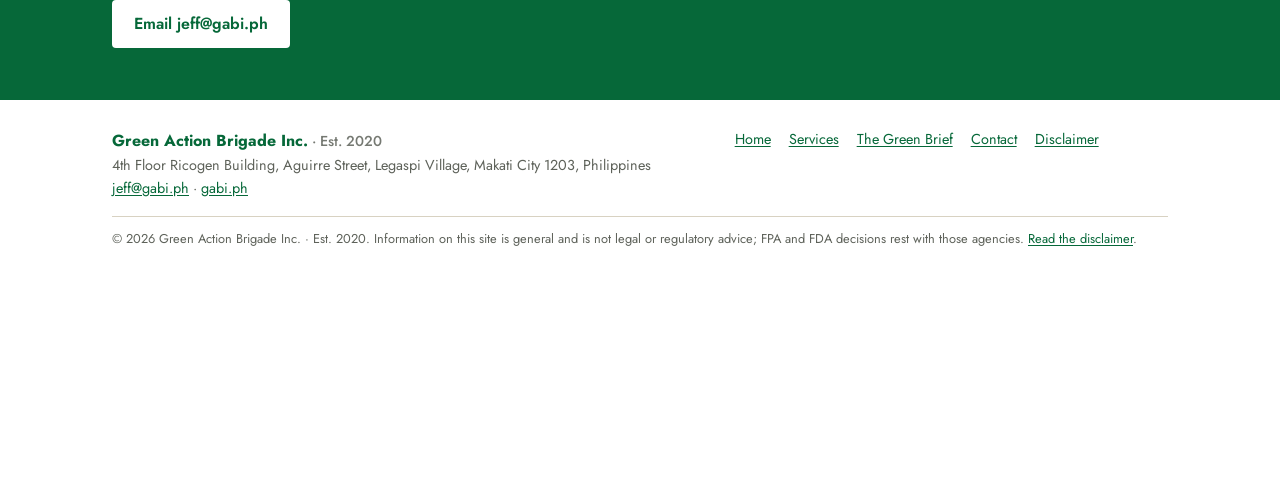
<file: services.html>
<!DOCTYPE html>
<html lang="en-PH">
<head>
<!-- Google tag (gtag.js) -->
<script async src="https://www.googletagmanager.com/gtag/js?id=G-E742H0MWL5"></script>
<script>
  window.dataLayer = window.dataLayer || [];
  function gtag(){dataLayer.push(arguments);}
  gtag("js", new Date());
  gtag("config", "G-E742H0MWL5");
</script>
<meta charset="utf-8">
<meta name="viewport" content="width=device-width,initial-scale=1">
<title>Services | GABI, FPA registration and regulatory support</title>
<meta name="description" content="FPA pesticide and fertilizer registration, renewals, label revisions, EUPs and trials coordination, local registrant support for foreign principals, FDA registration, regulatory intelligence and market entry in the Philippines.">
<link rel="canonical" href="https://gabi.ph/services.html">
<meta name="theme-color" content="#066839">
<meta property="og:site_name" content="Green Action Brigade Inc. (GABI)">
<meta property="og:locale" content="en_PH">
<meta property="og:type" content="website">
<meta property="og:title" content="Services | GABI, FPA registration and regulatory support">
<meta property="og:description" content="FPA pesticide and fertilizer registration, renewals, label revisions, EUPs and trials coordination, local registrant support for foreign principals, FDA registration, regulatory intelligence and market entry in the Philippines.">
<meta property="og:url" content="https://gabi.ph/services.html">
<meta property="og:image" content="https://gabi.ph/assets/img/og-default.png">
<meta property="og:image:width" content="1200">
<meta property="og:image:height" content="630">
<meta property="og:image:alt" content="GABI logo with the words Green Action Brigade Inc. and a short description">
<meta name="twitter:card" content="summary_large_image">
<meta name="twitter:title" content="Services | GABI, FPA registration and regulatory support">
<meta name="twitter:description" content="FPA pesticide and fertilizer registration, renewals, label revisions, EUPs and trials coordination, local registrant support for foreign principals, FDA registration, regulatory intelligence and market entry in the Philippines.">
<meta name="twitter:image" content="https://gabi.ph/assets/img/og-default.png">
<link rel="icon" href="favicon.ico" sizes="any">
<link rel="icon" type="image/png" sizes="32x32" href="assets/img/favicon-32.png">
<link rel="apple-touch-icon" href="apple-touch-icon.png">
<link rel="manifest" href="site.webmanifest">
<link rel="preload" href="assets/fonts/jost-normal-latin.woff2" as="font" type="font/woff2" crossorigin>
<link rel="preload" href="assets/fonts/literata-normal-latin.woff2" as="font" type="font/woff2" crossorigin>
<link rel="stylesheet" href="assets/css/fonts.css?v=5">
<link rel="stylesheet" href="assets/css/site.css?v=10">
<script type="application/ld+json">{"@context": "https://schema.org", "@type": "ProfessionalService", "name": "Green Action Brigade Inc.", "alternateName": "GABI", "url": "https://gabi.ph/", "email": "jeff@gabi.ph", "logo": "https://gabi.ph/assets/img/gabi-logo-480.png", "image": "https://gabi.ph/assets/img/og-default.png", "address": {"@type": "PostalAddress", "streetAddress": "4th Floor Ricogen Building, Aguirre Street, Legaspi Village", "addressLocality": "Makati City", "postalCode": "1203", "addressCountry": "PH"}, "areaServed": "PH", "description": "Philippine agrochemical regulatory consultancy: FPA pesticide and fertilizer registration, renewals, labels, EUPs and trials coordination."}</script>
</head>
<body>
<a class="skip" href="#main">Skip to content</a>
<header class="site-header">
 <div class="wrap">
  <a class="brand" href="./" aria-label="GABI home">
   <picture><source type="image/webp" srcset="assets/img/gabi-logo-240.webp"><img src="assets/img/gabi-logo-240.png" width="96" height="110" alt="GABI, Green Action Brigade Inc."></picture>
   <span class="brand-name">Green Action Brigade Inc.<small>FPA regulatory consultancy · Makati City</small><small class="est">Est. 2020</small></span>
  </a>
  <nav class="nav" aria-label="Main"><ul><li><a href="./">Home</a></li><li><a href="services.html" aria-current="page">Services</a></li><li><a href="weekly/">The Green Brief</a></li><li><a class="btn-nav" href="contact.html">Email us</a></li></ul></nav>
 </div>
</header>
<main id="main">
<div class="wrap">
 <section class="page-head">
  <span class="kicker">Services</span>
  <h1>FPA registration and regulatory services</h1>
  <div class="midrib dot" aria-hidden="true"></div>
  <p class="lede">We help manufacturers, importers and foreign principals register and keep farm inputs on the Philippine market. Most of our work is with the Fertilizer and Pesticide Authority (FPA).</p>
  <ul class="toc" aria-label="Services on this page"><li><a href="#registration">Product registration</a></li><li><a href="#renewals">Renewals and amendments</a></li><li><a href="#labels">Labels and FPA comments</a></li><li><a href="#eup-trials">EUPs and field trials</a></li><li><a href="#local-registrant">Support for foreign principals</a></li><li><a href="#fda">FDA registration</a></li><li><a href="#intelligence">Regulatory intelligence</a></li><li><a href="#market-entry">Market entry and distributors</a></li></ul>
 </section>
 <div style="padding:16px 0 8px"><section class="svc" id="registration" aria-labelledby="registration-h">
  <div><span class="num" aria-hidden="true">01</span><h2 id="registration-h">Product registration</h2></div>
  <div><p>We prepare and file registration applications with the Fertilizer and Pesticide Authority (FPA) for pesticides and fertilizers, and follow them through to an FPA decision.</p><ul><li>Gap check of your dossier against current FPA requirements</li><li>Registration documents, specifications and supporting studies, packaged for filing</li><li>Coordination of product samples for FPA confirmatory analysis</li><li>Follow-up and replies to FPA queries until a decision is issued</li></ul></div>
 </section><section class="svc" id="renewals" aria-labelledby="renewals-h">
  <div><span class="num" aria-hidden="true">02</span><h2 id="renewals-h">Renewals and amendments</h2></div>
  <div><p>Registrations need upkeep. We track expiry dates and handle the paperwork that keeps a product on the market.</p><ul><li>Renewal applications for registered products</li><li>Amendments and reclassification filings when FPA requires them</li><li>Replies to FPA deficiency and compliance letters</li><li>FPA licence applications and follow-up</li></ul></div>
 </section><section class="svc" id="labels" aria-labelledby="labels-h">
  <div><span class="num" aria-hidden="true">03</span><h2 id="labels-h">Labels and FPA comments</h2></div>
  <div><p>Labels often draw FPA comments. We draft labels to FPA format and revise them when comments come back.</p><ul><li>Draft labels for new registrations</li><li>Revisions in response to FPA comments, with a clear change record</li><li>Label checks before printing and re-submission</li></ul></div>
 </section><section class="svc" id="eup-trials" aria-labelledby="eup-trials-h">
  <div><span class="num" aria-hidden="true">04</span><h2 id="eup-trials-h">EUPs and field trials</h2></div>
  <div><p>New products usually need local data. We prepare Experimental Use Permit applications and coordinate the field work FPA asks for.</p><ul><li>Experimental Use Permit (EUP) dossiers and filing</li><li>Trial protocols agreed with an FPA-accredited researcher</li><li>Scheduling and tracking of bioefficacy and residue trials</li><li>Trial reports taken into the registration dossier</li></ul></div>
 </section><section class="svc" id="local-registrant" aria-labelledby="local-registrant-h">
  <div><span class="num" aria-hidden="true">05</span><h2 id="local-registrant-h">Support for foreign principals</h2></div>
  <div><p>Foreign manufacturers need a Philippine party to deal with the FPA. Where agreed, we act as that local registrant and point of contact.</p><ul><li>Holding registrations in the Philippines on behalf of a foreign principal, under written terms</li><li>Letters of authorization and third-party authorizations for registrations based on your source</li><li>A single local contact for FPA correspondence</li></ul></div>
 </section><section class="svc" id="fda" aria-labelledby="fda-h">
  <div><span class="num" aria-hidden="true">06</span><h2 id="fda-h">FDA registration</h2></div>
  <div><p>Some products, such as certain household and public-health products, are regulated by the Food and Drug Administration (FDA) rather than the FPA. We help you confirm which agency applies and prepare the FDA filing.</p><ul><li>Advice on whether a product falls under FPA or FDA</li><li>FDA registration requirements and dossier preparation</li><li>Review of supporting reports against FDA format</li></ul></div>
 </section><section class="svc" id="intelligence" aria-labelledby="intelligence-h">
  <div><span class="num" aria-hidden="true">07</span><h2 id="intelligence-h">Regulatory intelligence</h2></div>
  <div><p>We follow FPA circulars, notices and prices so you hear about changes early.</p><ul><li>The free Green Brief, with every item checked against a dated public source</li><li>Updates on FPA policy changes and draft circulars</li><li>Comments on draft FPA rules during public consultation</li></ul></div>
 </section><section class="svc" id="market-entry" aria-labelledby="market-entry-h">
  <div><span class="num" aria-hidden="true">08</span><h2 id="market-entry-h">Market entry and distributors</h2></div>
  <div><p>Registration is one step. We help you decide where a product fits in the Philippine market and who could sell it.</p><ul><li>Market-entry assessment by crop and segment</li><li>Identifying and evaluating possible Philippine distributors</li><li>Market development planning for new product categories</li></ul></div>
 </section></div>
</div>
<section class="section alt" aria-labelledby="how-title">
 <div class="wrap">
  <div class="section-head"><span class="kicker">How we work</span><h2 id="how-title">From first email to registration</h2></div>
  <ol class="steps">
   <li><strong>Gap check</strong>You share product details and the study index, under NDA if you prefer. We list what is missing against current FPA requirements.</li>
   <li><strong>Proposal</strong>A written scope for the work you need: one product or a portfolio.</li>
   <li><strong>EUP and trials</strong>Where FPA needs local data, we file the EUP and coordinate trials with an accredited researcher.</li>
   <li><strong>Dossier and filing</strong>We package and file the dossier, coordinate confirmatory samples and answer FPA queries.</li>
   <li><strong>Registration and upkeep</strong>Once registered, we handle label changes and renewals.</li>
  </ol>
  <p class="note" style="margin-top:22px"><strong>What we do not promise.</strong> Permits and registrations are issued at the FPA's (or FDA's) discretion. We do not guarantee approvals, outcomes or FPA timelines. Our quotes show our professional fee separately from government fees and trial or laboratory costs.</p>
 </div>
</section>
<section class="close" aria-labelledby="close-title">
 <div class="wrap">
  <h2 id="close-title">Have a product to register?</h2>
  <p class="lede">Send the product name, active ingredient, formulation and intended crops. We will reply with the FPA path and what it needs.</p>
  <div class="actions"><a class="btn btn-primary" href="contact.html">Email jeff@gabi.ph</a></div>
 </div>
</section>
</main>
<footer class="site-footer">
 <div class="wrap">
  <div>
   <strong>Green Action Brigade Inc.</strong> <span class="est">· Est. 2020</span>
   <address>4th Floor Ricogen Building, Aguirre Street, Legaspi Village, Makati City 1203, Philippines<br><a href="contact.html">jeff@gabi.ph</a> · <a href="https://gabi.ph/">gabi.ph</a>
   <!-- Phone: add when ready, e.g. <br><a href="tel:+63XXXXXXXXXX">+63 X XXXX XXXX</a> --></address>
  </div>
  <nav aria-label="Footer"><ul>
   <li><a href="./">Home</a></li><li><a href="services.html">Services</a></li>
   <li><a href="weekly/">The Green Brief</a></li><li><a href="contact.html">Contact</a></li>
   <li><a href="disclaimer.html">Disclaimer</a></li>
  </ul></nav>
  <p class="legal">© 2026 Green Action Brigade Inc. · Est. 2020. Information on this site is general and is not legal or regulatory advice; FPA and FDA decisions rest with those agencies. <a href="disclaimer.html">Read the disclaimer</a>.</p>
 </div>
</footer>
<div class="fab-stack" role="group" aria-label="Page controls">
<button type="button" class="home-fab" data-page-scroll="up" aria-label="Page up" title="Page up"><svg viewBox="0 0 24 24" fill="none" stroke="currentColor" stroke-width="2" stroke-linecap="round" stroke-linejoin="round" aria-hidden="true"><path d="m6 14 6-6 6 6"/></svg></button>
<button type="button" class="home-fab" data-page-scroll="down" aria-label="Page down" title="Page down"><svg viewBox="0 0 24 24" fill="none" stroke="currentColor" stroke-width="2" stroke-linecap="round" stroke-linejoin="round" aria-hidden="true"><path d="m6 10 6 6 6-6"/></svg></button>
<a class="home-fab" href="./" aria-label="Back to home" title="Home"><svg viewBox="0 0 24 24" fill="none" stroke="currentColor" stroke-width="2" stroke-linecap="round" stroke-linejoin="round" aria-hidden="true"><path d="M3 10.5 12 3l9 7.5"/><path d="M5 9.5V20a1 1 0 0 0 1 1h4v-6h4v6h4a1 1 0 0 0 1-1V9.5"/></svg></a>
</div>
<script src="assets/js/page-scroll.js?v=2" defer></script>
</body>
</html>
</file>
<file: assets/css/fonts.css>
@font-face{font-family:'Jost';font-style:normal;font-weight:400 700;font-display:swap;src:url(../fonts/jost-normal-latin-ext.woff2) format('woff2');unicode-range:U+0100-02BA, U+02BD-02C5, U+02C7-02CC, U+02CE-02D7, U+02DD-02FF, U+0304, U+0308, U+0329, U+1D00-1DBF, U+1E00-1E9F, U+1EF2-1EFF, U+2020, U+20A0-20AB, U+20AD-20C4, U+2113, U+2C60-2C7F, U+A720-A7FF}
@font-face{font-family:'Jost';font-style:normal;font-weight:400 700;font-display:swap;src:url(../fonts/jost-normal-latin.woff2) format('woff2');unicode-range:U+0000-00FF, U+0131, U+0152-0153, U+02BB-02BC, U+02C6, U+02DA, U+02DC, U+0304, U+0308, U+0329, U+2000-206F, U+20AC, U+2122, U+2191, U+2193, U+2212, U+2215, U+FEFF, U+FFFD}
@font-face{font-family:'Literata';font-style:italic;font-weight:400 600;font-display:swap;src:url(../fonts/literata-italic-latin-ext.woff2) format('woff2');unicode-range:U+0100-02BA, U+02BD-02C5, U+02C7-02CC, U+02CE-02D7, U+02DD-02FF, U+0304, U+0308, U+0329, U+1D00-1DBF, U+1E00-1E9F, U+1EF2-1EFF, U+2020, U+20A0-20AB, U+20AD-20C4, U+2113, U+2C60-2C7F, U+A720-A7FF}
@font-face{font-family:'Literata';font-style:italic;font-weight:400 600;font-display:swap;src:url(../fonts/literata-italic-latin.woff2) format('woff2');unicode-range:U+0000-00FF, U+0131, U+0152-0153, U+02BB-02BC, U+02C6, U+02DA, U+02DC, U+0304, U+0308, U+0329, U+2000-206F, U+20AC, U+2122, U+2191, U+2193, U+2212, U+2215, U+FEFF, U+FFFD}
@font-face{font-family:'Literata';font-style:normal;font-weight:400 600;font-display:swap;src:url(../fonts/literata-normal-latin-ext.woff2) format('woff2');unicode-range:U+0100-02BA, U+02BD-02C5, U+02C7-02CC, U+02CE-02D7, U+02DD-02FF, U+0304, U+0308, U+0329, U+1D00-1DBF, U+1E00-1E9F, U+1EF2-1EFF, U+2020, U+20A0-20AB, U+20AD-20C4, U+2113, U+2C60-2C7F, U+A720-A7FF}
@font-face{font-family:'Literata';font-style:normal;font-weight:400 600;font-display:swap;src:url(../fonts/literata-normal-latin.woff2) format('woff2');unicode-range:U+0000-00FF, U+0131, U+0152-0153, U+02BB-02BC, U+02C6, U+02DA, U+02DC, U+0304, U+0308, U+0329, U+2000-206F, U+20AC, U+2122, U+2191, U+2193, U+2212, U+2215, U+FEFF, U+FFFD}
</file>
<file: assets/css/site.css>
/* GABI site styles. Brand kit v1.0 (16 Oct 2026): Taro Leaf greens, Paper ground,
   Jost headings, Literata body, midrib rule, one Ladybug Red dot per page, no gold. */
:root{
  --taro:#066839;--ring:#228448;--olive:#366425;--paper:#F6F3EA;--white:#fff;
  --wash:#E2ECE4;--stone:#D8D2C2;--soil:#5E625A;--ink:#17201A;--red:#D40000;
  --card:#FFFDF8;--max:1120px;
  --sans:Jost,"Century Gothic",Arial,sans-serif;--serif:Literata,Georgia,serif;
}
*,*::before,*::after{box-sizing:border-box}
html{-webkit-text-size-adjust:100%;scroll-padding-top:16px}
body{margin:0;background:var(--paper);color:var(--ink);font:16px/1.65 var(--serif);min-height:100vh;display:flex;flex-direction:column}
main{flex:1 0 auto}
img{max-width:100%;height:auto;display:block}
a{color:var(--taro);text-underline-offset:2px}
a:hover{color:var(--olive)}
:focus-visible{outline:3px solid var(--ring);outline-offset:2px;border-radius:2px}
.hero :focus-visible,.close :focus-visible,.edition-cta :focus-visible{outline-color:#fff}
h1,h2,h3,h4{font-family:var(--sans);line-height:1.18;margin:0 0 .5em;color:var(--taro);font-weight:600}
h1{font-size:clamp(1.85rem,1.2rem + 2.6vw,3rem);letter-spacing:-.01em}
h2{font-size:clamp(1.45rem,1.1rem + 1.3vw,2rem)}
h3{font-size:1.15rem;color:var(--ink)}
p{margin:0 0 1em}
.wrap{max-width:var(--max);margin:0 auto;padding:0 20px}
.skip{position:absolute;left:-999px;top:8px;background:var(--white);padding:8px 12px;z-index:10;font-family:var(--sans)}
.skip:focus{left:8px}
.kicker{font:600 .75rem/1.3 var(--sans);letter-spacing:.16em;text-transform:uppercase;color:var(--taro);margin:0 0 .6em;display:block}
.lede{font-size:1.12rem;line-height:1.6}
.muted{color:var(--soil)}
.small{font-size:.875rem}

/* Header */
.site-header{background:var(--paper);border-bottom:1px solid var(--stone)}
.site-header .wrap{display:flex;align-items:center;justify-content:space-between;gap:16px;padding-top:12px;padding-bottom:12px}
.brand{display:flex;align-items:center;gap:14px;text-decoration:none;color:var(--ink)}
.brand img{width:96px;height:auto;flex:none}   /* brand kit: never below 96 px on screen */
.brand-name{font:600 1rem/1.25 var(--sans);color:var(--taro)}
.brand-name small{display:block;font-weight:500;font-size:.8rem;color:var(--soil);letter-spacing:.02em}
.nav ul{list-style:none;margin:0;padding:0;display:flex;flex-wrap:wrap;gap:4px 6px;align-items:center}
.nav a{display:inline-block;font:500 1rem/1 var(--sans);color:var(--ink);text-decoration:none;padding:10px 12px;border-radius:4px}
.nav a:hover{background:var(--wash);color:var(--taro)}
.nav a[aria-current="page"]{color:var(--taro);box-shadow:inset 0 -3px 0 var(--taro);border-radius:0}
.nav a.btn-nav{background:var(--taro);color:var(--white);border-radius:4px;box-shadow:none}
.nav a.btn-nav:hover{background:var(--olive);color:var(--white)}

/* Buttons */
.btn{display:inline-block;font:600 1rem/1 var(--sans);text-decoration:none;padding:14px 20px;border-radius:4px;border:2px solid transparent}
.btn-primary{background:var(--white);color:var(--taro)}
.btn-primary:hover{background:var(--paper);color:var(--olive)}
.btn-green{background:var(--taro);color:var(--white)}
.btn-green:hover{background:var(--olive);color:var(--white)}
.btn-ghost{border-color:currentColor;color:var(--white)}
.btn-ghost:hover{background:rgba(255,255,255,.1);color:var(--white)}
.btn-outline{border-color:var(--taro);color:var(--taro);background:transparent}
.btn-outline:hover{background:var(--wash);color:var(--taro)}
.actions{display:flex;flex-wrap:wrap;gap:12px;margin-top:1.4em}

/* Midrib rule: Taro Leaf rule to ~62 %, Stone after, one Ladybug dot at the joint */
.midrib{position:relative;height:2px;background:var(--stone);margin:18px 0}
.midrib::before{content:"";position:absolute;left:0;top:-1px;width:62%;height:4px;background:var(--taro)}
.midrib.dot::after{content:"";position:absolute;left:62%;top:-4px;width:10px;height:10px;border-radius:50%;background:var(--red)}

/* Hero: L1 cover split, 62 % Taro Leaf / 38 % White */
.hero{background:var(--taro);color:var(--white);overflow:hidden}
.hero-grid{display:grid;grid-template-columns:1fr}
.hero-copy{padding:40px 0 36px}
.hero h1{color:var(--white);max-width:20ch}
.hero .kicker{color:#CFE3D5}
.hero .lede{color:#F0F5F1;max-width:46ch}
.hero-panel{background:var(--white);color:var(--ink);padding:26px 22px 22px;margin:0 -20px}
.hero-panel h2{font-size:1.05rem;color:var(--olive);text-transform:uppercase;letter-spacing:.12em;margin-bottom:14px}
.veins{list-style:none;margin:0;padding:0 0 0 22px;position:relative}
.veins::before{content:"";position:absolute;left:5px;top:6px;bottom:6px;width:4px;background:var(--taro);border-radius:2px}
.veins li{position:relative;padding:0 0 14px 18px;font:500 1rem/1.35 var(--sans)}
.veins li::before{content:"";position:absolute;left:-15px;top:.55em;width:24px;height:3px;background:var(--ring);transform:rotate(-35deg);transform-origin:left center}
.veins li span{display:block;font:400 .875rem/1.45 var(--serif);color:var(--soil);margin-top:2px}
.veins li b{font-weight:700;color:var(--olive);margin-right:6px}
.panel-note{font:.8rem/1.45 var(--sans);color:var(--soil);margin:4px 0 0;border-top:1px solid var(--stone);padding-top:10px}

/* Sections */
.section{padding:48px 0}
.section.alt{background:var(--white)}
.section.wash{background:var(--wash)}
.section-head{max-width:720px;margin-bottom:24px}
.grid{display:grid;gap:16px;grid-template-columns:1fr}
.card{background:var(--card);border:1px solid var(--stone);border-radius:6px;padding:20px 20px 18px;position:relative}
.card h3{margin:.1em 0 .35em}
.card p{margin:0;font-size:.97rem}
.num{font:700 2.2rem/1 var(--sans);color:var(--olive);display:block;margin-bottom:8px}
.card a.stretch::after{content:"";position:absolute;inset:0}
.more{font:600 1rem var(--sans);text-decoration:none}
.more::after{content:" \2192"}

/* Midrib layout: content hangs from an off-centre vertical rule */
.midrib-layout{display:grid;grid-template-columns:1fr;gap:20px}
.midrib-layout .side{border-left:4px solid var(--taro);padding-left:18px}
.ticks{list-style:none;margin:0;padding:0}
.ticks li{position:relative;padding:0 0 18px 28px}
.ticks li::before{content:"";position:absolute;left:0;top:.75em;width:18px;height:3px;background:var(--ring);transform:rotate(-35deg);transform-origin:left center}
.ticks li strong{display:block;font:600 1.08rem/1.3 var(--sans);color:var(--ink);margin-bottom:2px}
.ticks li p{margin:0}

/* Weekly teaser */
.teaser{background:var(--card);border:1px solid var(--stone);border-left:4px solid var(--taro);border-radius:6px;padding:22px}
.teaser h3{font-size:1.35rem;color:var(--taro)}
.teaser ul{margin:.4em 0 1.2em;padding-left:1.2em}
.teaser li{margin:.3em 0}
.meta{font:500 .875rem/1.4 var(--sans);color:var(--soil);margin:0 0 .8em}

/* Close / contact CTA (L9) */
.close{background:var(--taro);color:var(--white);padding:48px 0}
.close h2{color:var(--white);max-width:24ch}
.close p{color:#F0F5F1}
.close address{font-style:normal;font-family:var(--sans)}
.close a:not(.btn){color:var(--white)}

/* Services page */
.svc{padding:28px 0;border-top:1px solid var(--stone);display:grid;grid-template-columns:1fr;gap:8px 32px}
.svc:first-of-type{border-top:0}
.svc h2{font-size:1.45rem;margin:0}
.svc ul{margin:.3em 0 0;padding-left:1.2em}
.svc li{margin:.25em 0}
.toc{display:flex;flex-wrap:wrap;gap:8px;list-style:none;padding:0;margin:0}
.toc a{display:inline-block;font:500 .9rem/1 var(--sans);text-decoration:none;background:var(--white);border:1px solid var(--stone);padding:9px 12px;border-radius:99px;color:var(--ink)}
.toc a:hover{border-color:var(--taro);color:var(--taro)}
.steps{counter-reset:s;list-style:none;padding:0;margin:0;display:grid;gap:14px;grid-template-columns:1fr}
.steps li{counter-increment:s;background:var(--card);border:1px solid var(--stone);border-radius:6px;padding:16px 16px 14px 64px;position:relative}
.steps li::before{content:counter(s,decimal-leading-zero);position:absolute;left:16px;top:12px;font:700 1.6rem/1 var(--sans);color:var(--olive)}
.steps strong{font-family:var(--sans);display:block}
.note{background:var(--wash);border-left:4px solid var(--ring);padding:14px 18px;border-radius:0 6px 6px 0}

/* Page head (inner pages) */
.page-head{padding:36px 0 8px}
.page-head .lede{max-width:62ch}

/* Contact */
.contact-grid{display:grid;grid-template-columns:1fr;gap:20px}
.contact-card{background:var(--white);border:1px solid var(--stone);border-radius:6px;padding:22px}
.contact-card address{font-style:normal}
.contact-card dt{font:600 .75rem/1.3 var(--sans);letter-spacing:.14em;text-transform:uppercase;color:var(--ring);margin-top:14px}
.contact-card dt:first-child{margin-top:0}
.contact-card dd{margin:4px 0 0;font-size:1.05rem}
.checklist{padding-left:1.2em}.checklist li{margin:.35em 0}

/* Weekly archive */
.editions{list-style:none;margin:0;padding:0;display:grid;gap:14px}
.edition-card{background:var(--card);border:1px solid var(--stone);border-left:4px solid var(--taro);border-radius:6px;padding:18px 20px;position:relative}
.edition-card h3{font-size:1.25rem;margin:0 0 .3em;color:var(--taro)}
.edition-card h3 a{text-decoration:none}
.edition-card h3 a::after{content:"";position:absolute;inset:0}
.edition-card p{margin:0}
.follow{background:var(--white);border:1px solid var(--stone);border-radius:6px;padding:18px 20px}

/* Weekly edition content (adapted from the public edition format) */
.edition{max-width:880px;margin:0 auto;padding-bottom:48px}
.edition h1{font-size:clamp(1.6rem,1.2rem + 1.8vw,2.3rem)}
.edition .intro{background:var(--wash);border-left:3px solid var(--ring);padding:14px 18px;margin:16px 0 8px}
.edition .intro .lab{font:600 .75rem var(--sans);letter-spacing:.12em;text-transform:uppercase;color:var(--taro);display:block;margin-bottom:4px}
.edition .intro p{margin:0}
.edition h2{font-size:1.3rem;margin:36px 0 10px;display:flex;align-items:baseline;gap:12px}
.edition h2 .num{font-size:1.7rem;display:inline;margin:0}
.edition .sintro{font:.9rem/1.5 var(--sans);color:var(--soil);margin:0 0 6px}
.edition article.item{background:var(--card);border:1px solid var(--stone);border-left:3px solid var(--ring);border-radius:4px;padding:14px 18px;margin:12px 0}
.edition article.item h3{font-size:1.05rem;line-height:1.35;margin:0 0 6px}
.edition article.item p{margin:6px 0}
.edition .why{font:.92rem/1.5 var(--sans);background:#EEF4EF;padding:8px 11px;border-radius:3px}
.edition .why b{color:var(--taro);text-transform:uppercase;font-size:.72rem;letter-spacing:.08em;margin-right:8px}
.edition .src,.edition .tnote{font:.8rem/1.5 var(--sans);color:var(--soil)}
.edition .src a{word-break:break-word}
.edition ul.bl{margin:4px 0;padding-left:20px}.edition ul.bl li{margin:6px 0}.edition ul.bl .src{display:block}
.edition .tw{overflow-x:auto;-webkit-overflow-scrolling:touch}
.edition .tw:focus-visible{outline:3px solid var(--ring);outline-offset:2px}
.edition table{width:100%;border-collapse:collapse;font:.84rem/1.45 var(--sans);margin:8px 0 2px;background:var(--card)}
.edition th{text-align:left;background:var(--taro);color:var(--white);font-weight:600;padding:7px 9px;white-space:nowrap}
.edition td{border-bottom:1px solid var(--stone);padding:7px 9px;vertical-align:top}
.edition ul.watch{padding-left:20px;font:.95rem/1.6 var(--sans)}
.edition .disc{margin-top:26px;font:.82rem/1.55 var(--sans);color:var(--soil);border-top:1px solid var(--stone);padding-top:12px}
.edition-cta{margin-top:34px;background:var(--taro);color:var(--white);border-radius:6px;padding:22px 24px}
.edition-cta h2{color:var(--white);margin:0 0 8px;font-size:1.3rem;display:block}
.edition-cta p{margin:6px 0;font:1rem/1.5 var(--sans)}
.edition-cta a{color:var(--white);font-weight:600}
.edition-toc{font:.9rem/1.5 var(--sans);margin:14px 0 0;padding:12px 16px;background:var(--white);border:1px solid var(--stone);border-radius:6px}
.edition-toc ol{margin:6px 0 0;padding-left:1.3em;columns:2;column-gap:28px}
.crumbs{font:.875rem var(--sans);margin:22px 0 18px}
.crumbs a{text-decoration:none}

/* Prose (disclaimer, 404) */
.prose{max-width:70ch}
.prose h2{font-size:1.3rem;margin-top:1.6em}

/* Footer */
.site-footer{border-top:4px solid var(--taro);background:var(--white);padding:28px 0 22px;font:.9rem/1.6 var(--sans);color:var(--soil);margin-top:0}
.site-footer .wrap{display:grid;grid-template-columns:1fr;gap:16px}
.site-footer strong{color:var(--taro);font-size:1rem}
.site-footer address{font-style:normal}
.site-footer ul{list-style:none;margin:0;padding:0;display:flex;flex-wrap:wrap;gap:6px 18px}
.site-footer a{color:var(--taro)}
.site-footer .legal{border-top:1px solid var(--stone);padding-top:12px;font-size:.8rem}

/* Tablet and up */
@media (min-width:700px){
  .wrap{padding:0 32px}
  .hero-panel{margin:0 -32px}
  .grid.two{grid-template-columns:1fr 1fr}
  .grid.four{grid-template-columns:1fr 1fr}
  .steps{grid-template-columns:1fr 1fr}
  .contact-grid{grid-template-columns:1.1fr .9fr}
  .site-footer .wrap{grid-template-columns:1.4fr 1fr}
  .site-footer .legal{grid-column:1/-1}
}
@media (min-width:980px){
  .hero-grid{grid-template-columns:62fr 38fr;min-height:440px}
  .hero-copy{padding:64px 48px 60px 0}
  .hero-panel{margin-left:0;display:flex;flex-direction:column;justify-content:center;padding:40px 32px 28px;margin-right:calc(-1 * (max(0px,(100vw - var(--max))/2) + 32px))}
  .grid.four{grid-template-columns:repeat(4,1fr)}
  .midrib-layout{grid-template-columns:38fr 62fr;gap:48px}
  .midrib-layout .side{border-left:0;padding-left:0;border-right:4px solid var(--taro);padding-right:32px}
  .svc{grid-template-columns:38fr 62fr}
  .steps{grid-template-columns:repeat(5,1fr)}
  .steps li{padding:52px 16px 16px}
  .steps li::before{top:16px}
}
@media (max-width:699px){
  .hide-sm{display:none}
  .lede{font-size:1.04rem}
  .grid.four .card{display:grid;grid-template-columns:48px 1fr;column-gap:6px;padding:16px 16px 14px}
  .grid.four .card .num{grid-row:1/3;font-size:1.6rem;margin:2px 0 0}
  .grid.four .card h3{font-size:1.05rem}
  .site-header .wrap{flex-direction:column;align-items:flex-start;gap:6px}
  .nav{width:100%}
  .nav ul{gap:2px}
  .nav a{padding:10px 8px;font-size:.98rem}
  .edition-toc ol{columns:1}
  .edition{font-size:.94rem}
  .edition article.item{padding:12px 13px}
}
@media (prefers-reduced-motion:reduce){*{scroll-behavior:auto!important}}
@media print{.site-header .nav,.close,.edition-cta{display:none}body{background:#fff}}

/* Newsletter sign-up (The Green Brief) */
.narrow{max-width:760px}
.archive-side{display:grid;gap:16px;align-content:start}
@media (min-width:980px){.archive-grid{grid-template-columns:1.35fr 1fr;align-items:start}.archive-side{position:sticky;top:16px}}
.subscribe{background:var(--card);border:1px solid var(--stone);border-top:4px solid var(--taro);border-radius:6px;padding:22px 22px 20px;margin:28px 0 0}
.subscribe h2{font-size:1.3rem;margin:0 0 .3em}
.subscribe > p{font:1rem/1.5 var(--sans);color:var(--soil);margin:0 0 14px}
.subscribe form{display:grid;gap:14px}
.subscribe label{font:600 .9rem/1.35 var(--sans);color:var(--ink);display:grid;gap:6px}
.subscribe label em{font-style:normal;font-weight:400;color:var(--soil)}
.subscribe input[type=email],.subscribe input[type=text]{font:1rem/1.3 var(--sans);color:var(--ink);background:var(--white);border:1.5px solid #9C998D;border-radius:4px;padding:11px 12px;width:100%;min-height:46px}
.subscribe input:focus-visible{outline:3px solid var(--ring);outline-offset:1px;border-color:var(--taro)}
.subscribe .sub-grid{display:grid;gap:12px}
.subscribe label,.subscribe input{min-width:0}
@media (min-width:560px){.subscribe .sub-grid{grid-template-columns:minmax(0,1fr) minmax(0,1fr)}.subscribe .sub-grid .full{grid-column:1/-1}}
.subscribe .consent{display:flex;gap:10px;align-items:flex-start;font:400 .85rem/1.5 var(--sans);color:var(--soil)}
.subscribe .consent input{width:18px;height:18px;margin:2px 0 0;flex:none;accent-color:var(--taro)}
.subscribe button{cursor:pointer;justify-self:start}
.subscribe .hp{position:absolute!important;left:-9999px;width:1px;height:1px;overflow:hidden}
.subscribe .sr{position:absolute;width:1px;height:1px;overflow:hidden;clip:rect(0 0 0 0);white-space:nowrap}
.subscribe form{position:relative}
.subscribe.compact{border-top:0;border-left:4px solid var(--taro)}
.subscribe .sub-row{display:flex;gap:10px;flex-wrap:wrap}
.subscribe .sub-row input{flex:1 1 240px}
.subscribe .sub-row button{flex:none}
.subscribe .sub-more summary{font:500 .9rem var(--sans);color:var(--taro);cursor:pointer;padding:4px 0}
.subscribe .sub-more .sub-grid{margin-top:10px}
@media (min-width:560px){.subscribe .sub-more .sub-grid{grid-template-columns:repeat(3,minmax(0,1fr))}}
@media (max-width:559px){.subscribe .sub-row button{width:100%}.subscribe button{width:100%}}
.archive-side .subscribe{margin-top:0}
.ticks-sm{font:1rem/1.6 var(--sans);padding-left:1.2em;margin:0}
@media print{.subscribe{display:none}}
.brand-name small.est{font-size:.72rem;letter-spacing:.08em;text-transform:uppercase;color:var(--taro);opacity:.85;margin-top:.1rem}
.site-footer .est{font-weight:500;opacity:.85}

/* Contact enquiry form (contact.html) */
.contact-grid.has-form{align-items:start}
@media (min-width:700px) and (max-width:979px){.contact-grid.has-form{grid-template-columns:1fr}}
@media (min-width:980px){.contact-grid.has-form{grid-template-columns:minmax(0,.78fr) minmax(0,1.22fr)}.contact-grid.has-form .contact-card{position:sticky;top:16px}}
.enquiry{margin:0}
.subscribe input[type=tel],.subscribe select,.subscribe textarea{font:1rem/1.4 var(--sans);color:var(--ink);background:var(--white);border:1.5px solid #9C998D;border-radius:4px;padding:11px 12px;width:100%;min-height:46px;min-width:0}
.subscribe select{appearance:none;-webkit-appearance:none;padding-right:38px;background-image:linear-gradient(45deg,transparent 50%,var(--taro) 50%),linear-gradient(135deg,var(--taro) 50%,transparent 50%);background-position:calc(100% - 18px) 50%,calc(100% - 12px) 50%;background-size:6px 6px;background-repeat:no-repeat}
.subscribe textarea{resize:vertical;min-height:120px}
.subscribe select:focus-visible,.subscribe textarea:focus-visible{outline:3px solid var(--ring);outline-offset:1px;border-color:var(--taro)}
.subscribe .req{color:var(--taro);font-style:normal;font-weight:600}
.subscribe .form-sec{font:600 .75rem/1.3 var(--sans);letter-spacing:.14em;text-transform:uppercase;color:var(--ring);margin:6px 0 -4px;padding-top:10px;border-top:1px solid var(--stone)}
.subscribe fieldset.needs{border:0;margin:0;padding:0;min-width:0}
.subscribe fieldset.needs legend{font:600 .9rem/1.35 var(--sans);color:var(--ink);padding:0;margin:0 0 8px}
.subscribe .check-grid{display:grid;gap:8px 16px;grid-template-columns:repeat(auto-fill,minmax(140px,1fr))}
.subscribe .check-grid label{display:flex;gap:8px;align-items:center;font:400 .95rem/1.35 var(--sans);color:var(--ink);background:var(--white);border:1px solid var(--stone);border-radius:4px;padding:9px 10px;cursor:pointer}
.subscribe .check-grid input{width:18px;height:18px;margin:0;flex:none;accent-color:var(--taro)}
.subscribe .check-grid label:has(input:checked){border-color:var(--taro);background:var(--wash)}
.subscribe .form-note{font:400 .85rem/1.5 var(--sans);color:var(--soil);margin:0}

/* Floating page controls: page up, page down, and the home button.
   The home button stays at the bottom-right. The scroll buttons sit above it. */
.fab-stack{position:fixed;right:20px;bottom:20px;z-index:50;display:flex;flex-direction:column;gap:10px}
.home-fab{flex:none;width:52px;height:52px;border:0;padding:0;border-radius:50%;background:var(--taro);color:#fff;display:flex;align-items:center;justify-content:center;box-shadow:0 4px 14px rgba(23,32,26,.25);transition:transform .15s,background .15s;cursor:pointer;text-decoration:none;-webkit-appearance:none;appearance:none}
.home-fab:hover{background:var(--olive);color:#fff;transform:translateY(-2px)}
.home-fab:focus-visible{outline-color:#fff}
.home-fab svg{width:24px;height:24px}
.home-fab[data-page-scroll]{touch-action:none;-webkit-user-select:none;user-select:none;-webkit-touch-callout:none}
.site-footer{padding-bottom:calc(22px + 20px + 52px * 3 + 10px * 2)}
@media (max-width:699px){
  main .wrap,.site-footer .wrap{padding-right:84px}
  .hero-panel{margin-left:-20px;margin-right:0}
}
@media (max-width:600px){
  .fab-stack{right:14px;bottom:14px;gap:8px}
  .home-fab{width:46px;height:46px}
  .home-fab svg{width:22px;height:22px}
  main .wrap,.site-footer .wrap{padding-right:76px}
  .site-footer{padding-bottom:calc(22px + 14px + 46px * 3 + 8px * 2)}
}
@media print{.fab-stack,.home-fab{display:none}}
</file>
